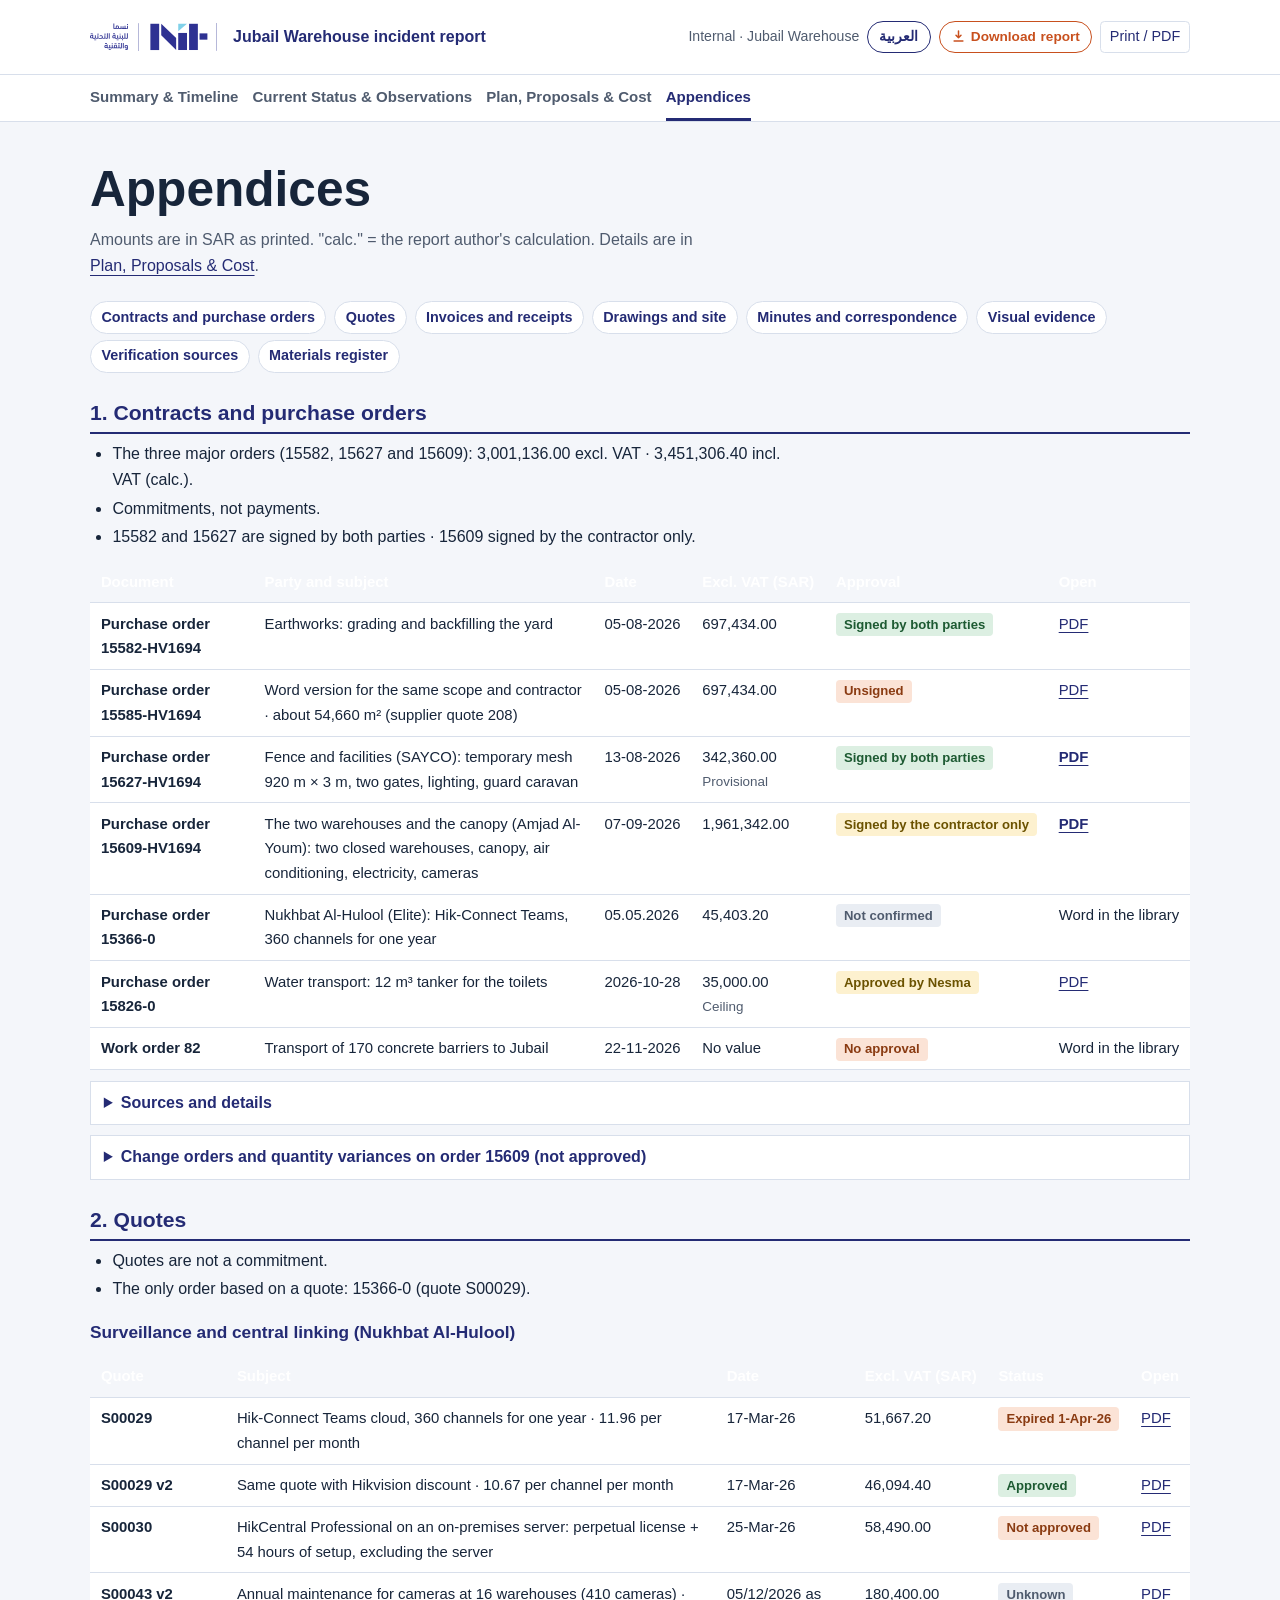
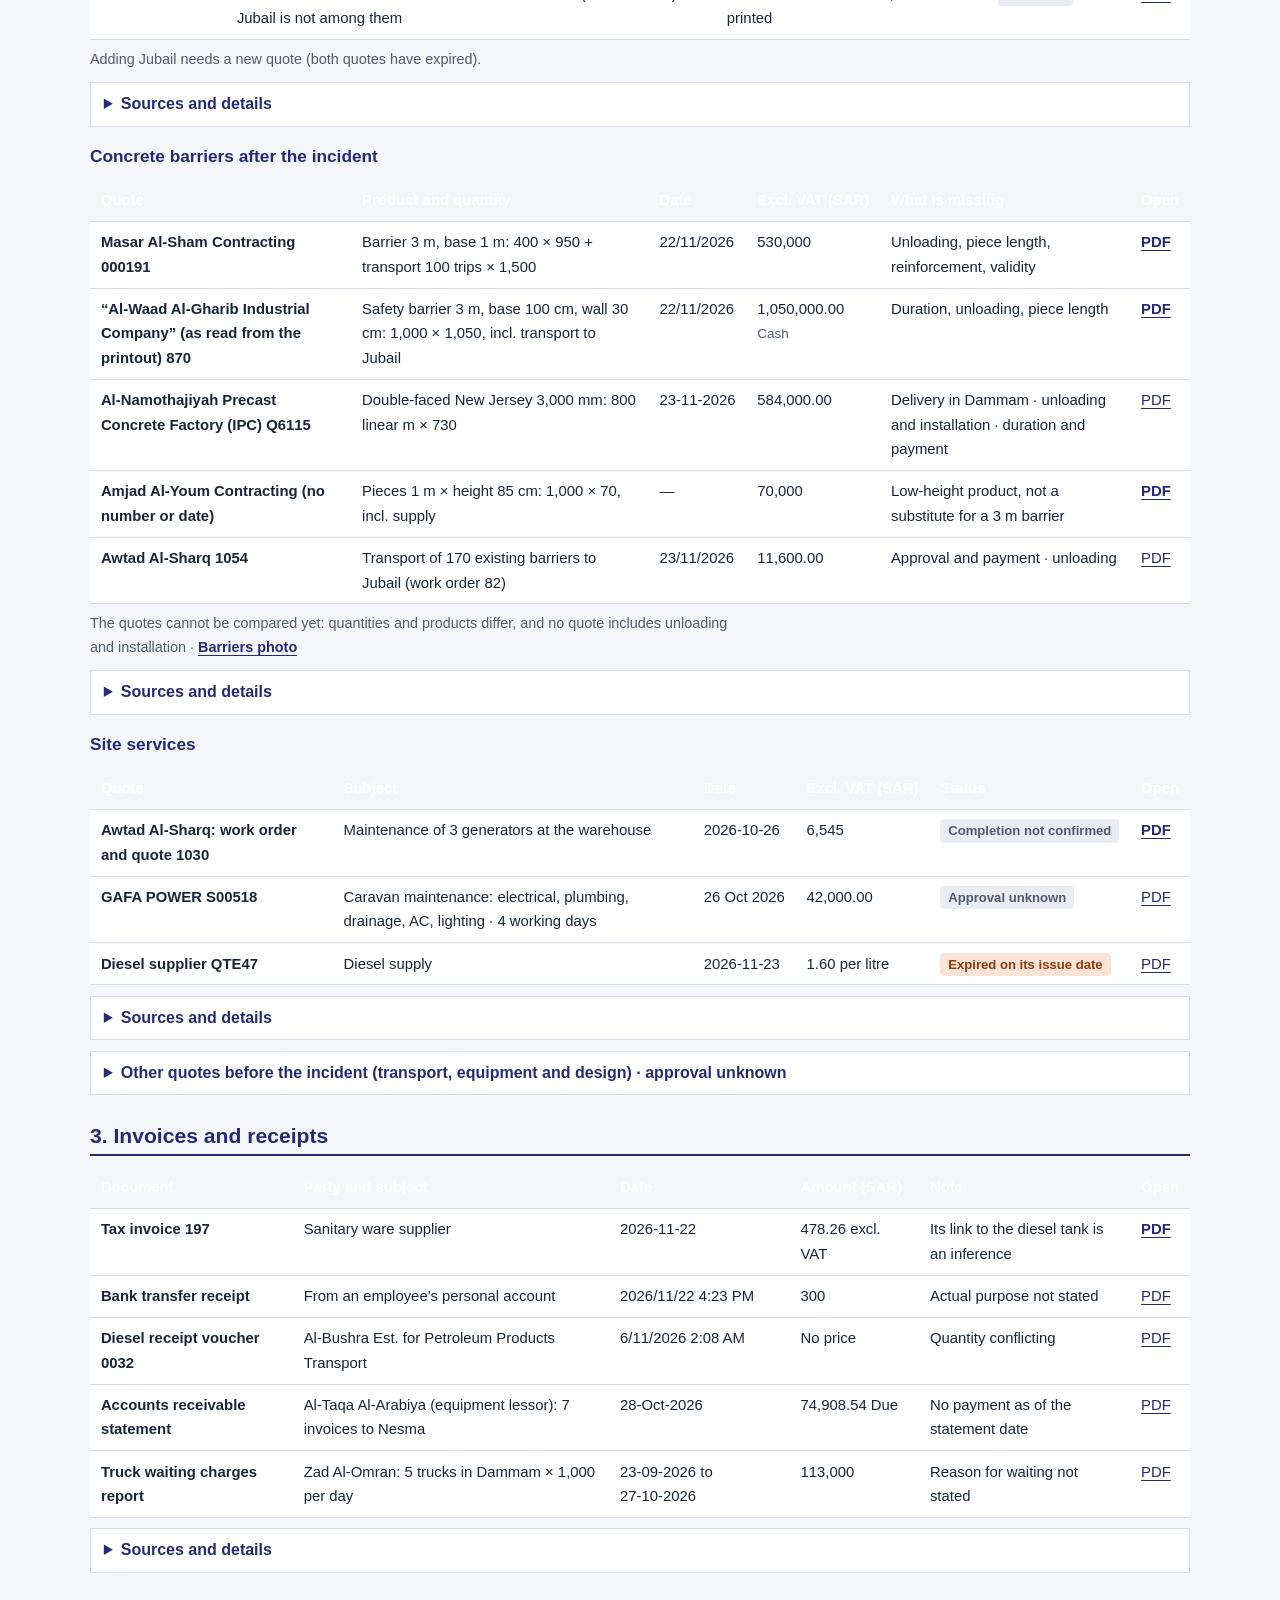
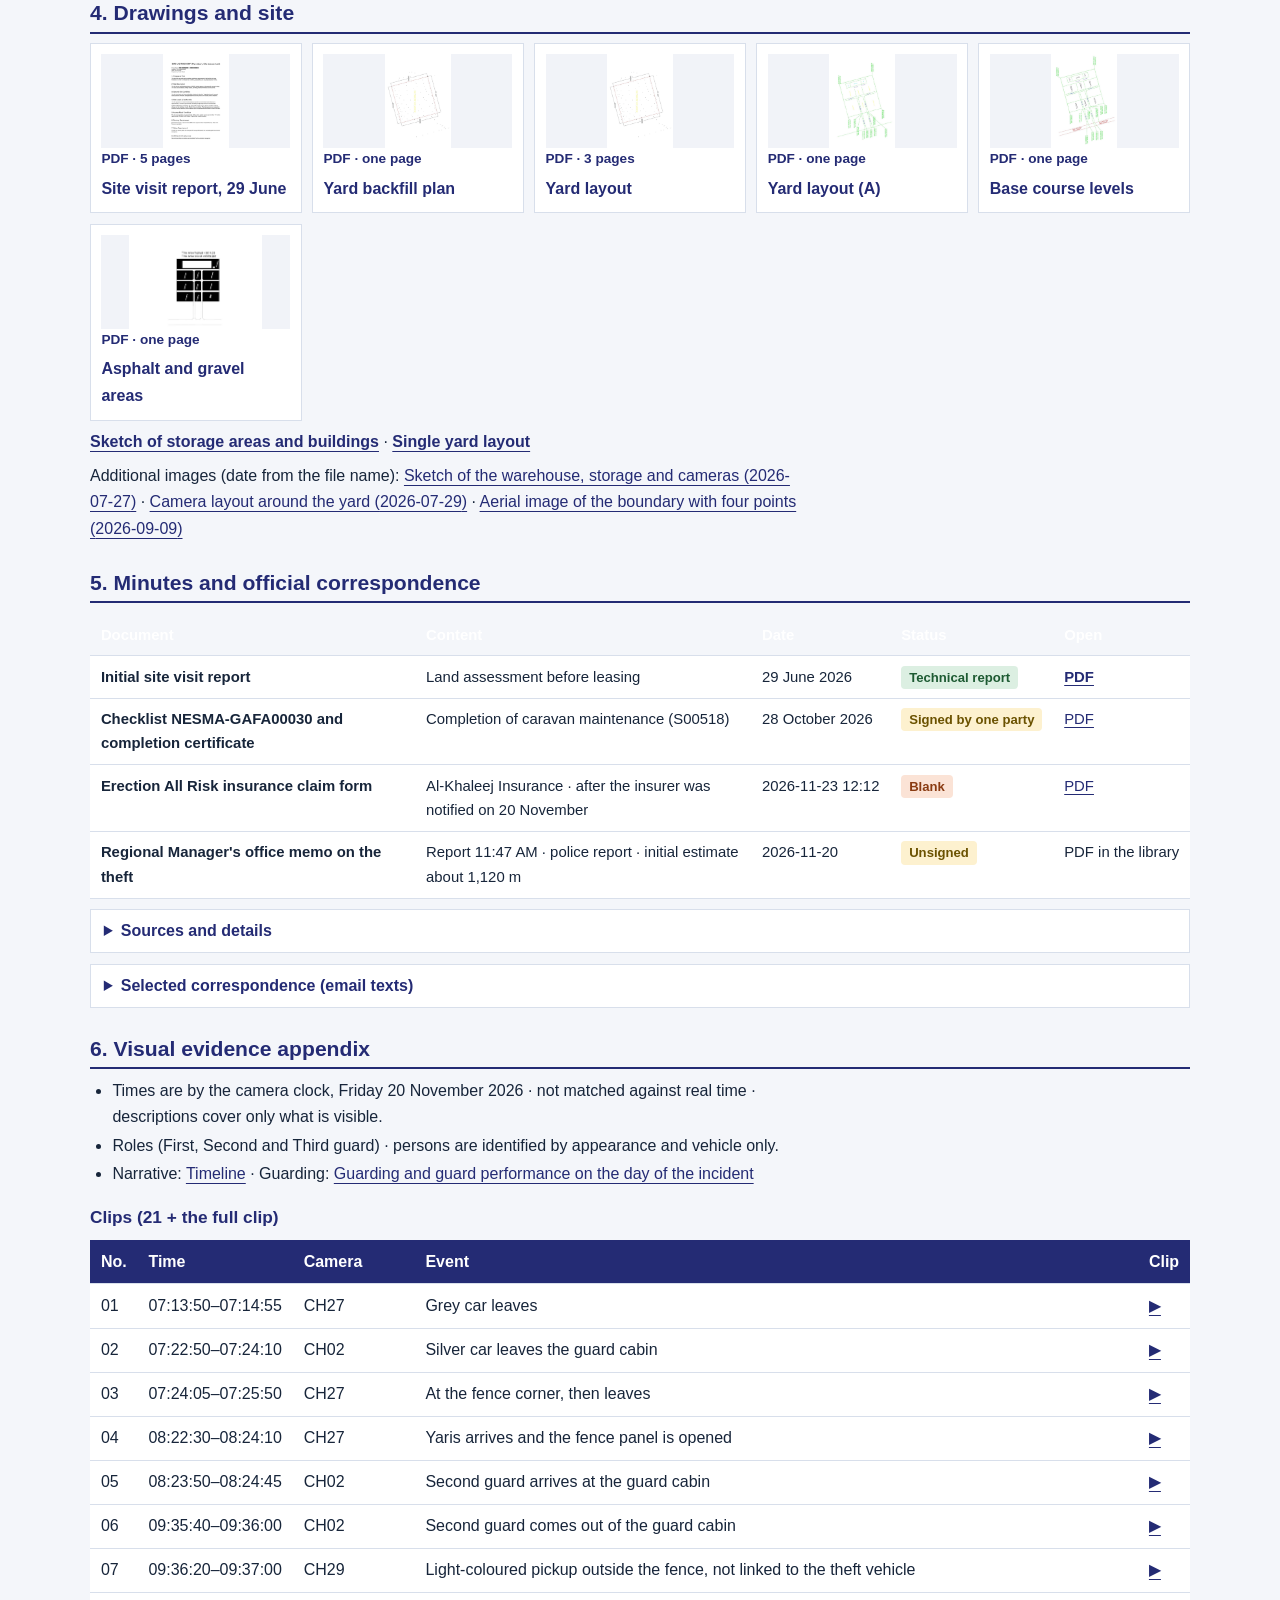
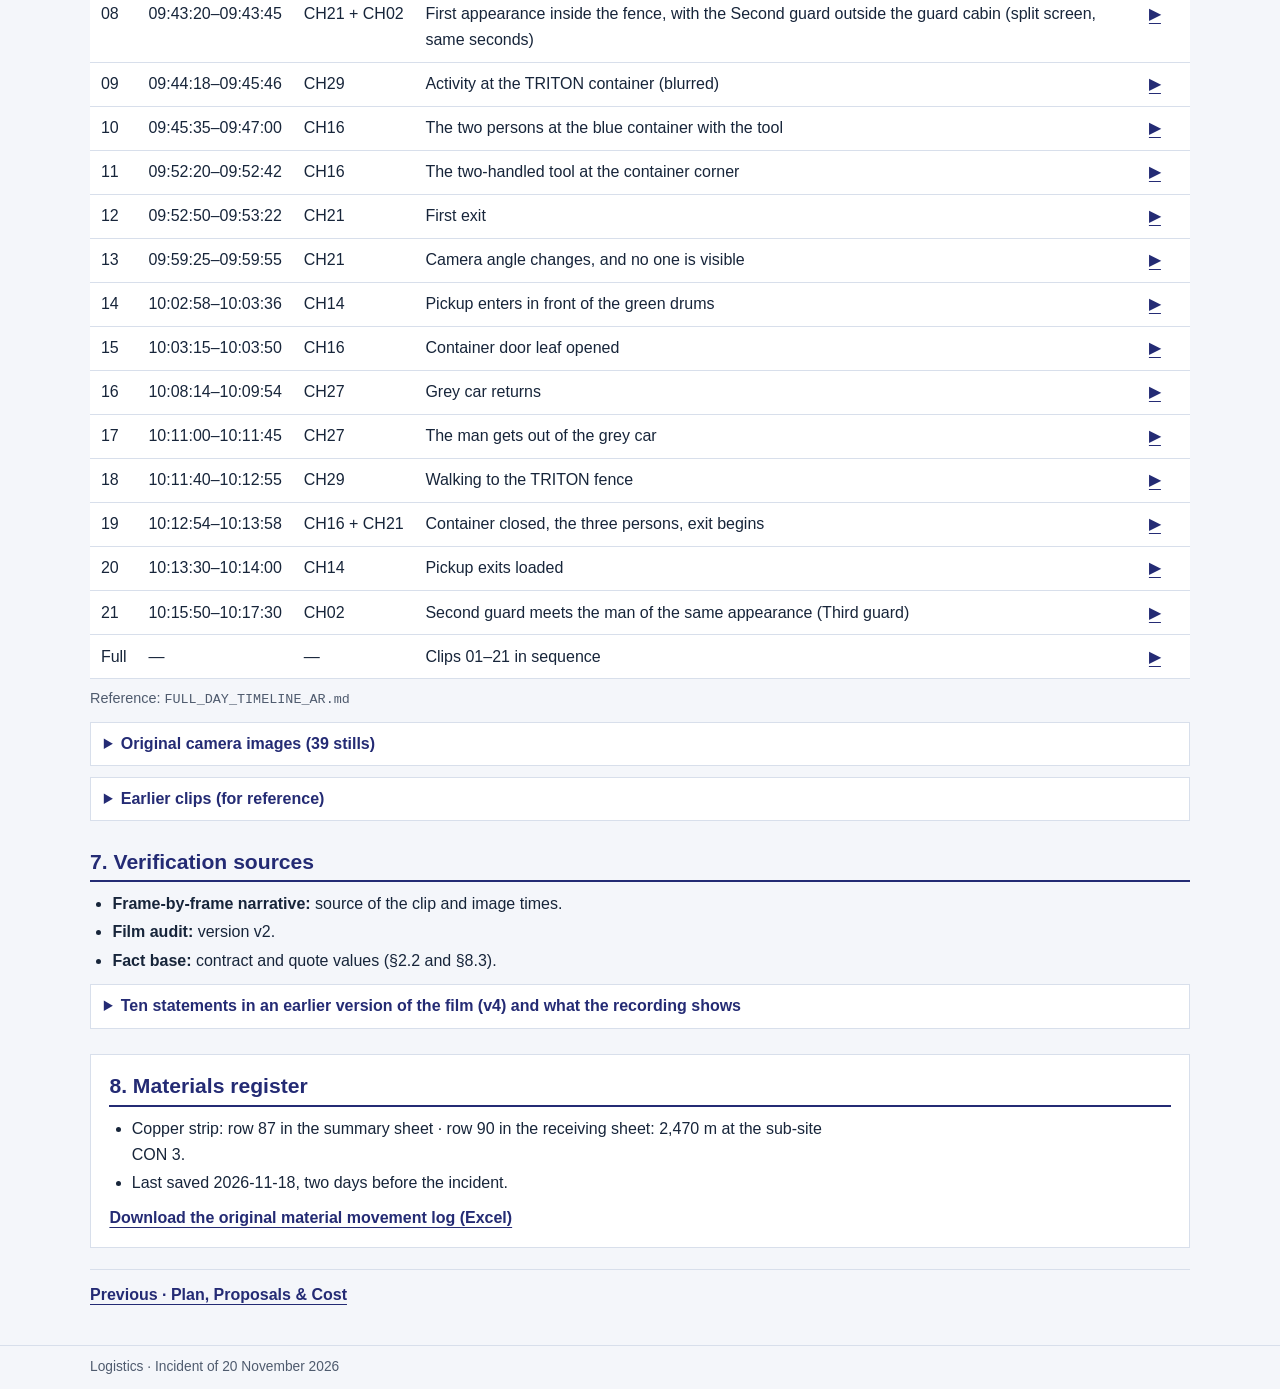
<file: appendices-en.html>
<!doctype html>
<html lang="en" dir="ltr">
<head>
 <meta charset="utf-8">
 <meta name="viewport" content="width=device-width, initial-scale=1">
 <title>Appendices | Jubail Warehouse Incident</title>
 <link rel="stylesheet" href="report.css">
 <link rel="stylesheet" href="attachments.css">
 <script defer src="attachments-data.js"></script>
 <script defer src="attachments-en.js"></script>
 <script defer src="attachments.js"></script>
<style>.apx-index { display:flex; flex-wrap:wrap; gap:.35rem.5rem; margin:.2rem 0 1.2rem; padding:0; list-style:none; }.apx-index a { display:inline-block; padding:.22rem.65rem; background:var(--surface); border:1px solid var(--line); border-radius:999px; font-size:.9rem; font-weight:700; text-decoration:none; }.apx-section { margin-top:1.6rem; }.apx-section > h2 { color:var(--navy); padding-bottom:.25rem; border-bottom:2px solid var(--navy); }.apx-section > p { margin-top:.5rem; max-width:80ch; }.apx-points { margin:.45rem 0.2rem; padding-inline-start:1.2rem; max-width:80ch; }.apx-points li { margin:.12rem 0; }.apx-section h3 { margin-top:1.1rem; color:var(--navy); }.doc-table { font-size:.93rem; }.doc-table th { background:var(--paper); white-space:nowrap; }.doc-table td:first-child { font-weight:700; min-width:8.5rem; }.doc-table td:last-child { white-space:nowrap; }.doc-table td small { display:block; color:var(--muted); font-size:.84rem; line-height:1.5; margin-top:.15rem; }.doc-table bdi { white-space:nowrap; }.st { display:inline-block; padding:.05rem.5rem; border-radius:.25rem; font-size:.82rem; font-weight:700; white-space:nowrap; }.st-ok { background:#dcefe2; color:#1d5a32; }.st-part { background:#fdf1cf; color:#6b5200; }.st-no { background:#fbe3d6; color:#8a3b12; }.st-unk { background:#e9edf3; color:#4f5b6e; }.apx-section details,.evidence-group details { margin-top:.65rem; background:var(--surface); border:1px solid var(--line); }.apx-section summary,.evidence-group summary { cursor:pointer; padding:.5rem.8rem; color:var(--navy); font-weight:700; }.apx-section details >:not(summary),.evidence-group details >:not(summary) { margin-inline:.8rem; margin-bottom:.8rem; }.apx-section code,.evidence-group code { direction:ltr; unicode-bidi:isolate; font-size:.84rem; word-break:break-all; }.evidence-table td:first-child,.evidence-table td:last-child { white-space:nowrap; }.evidence-table td bdi { white-space:nowrap; }.evidence-group h3 { margin-top:1.1rem; color:var(--navy); }
@media (max-width:640px) {.doc-table td:first-child { min-width:6.5rem; } }
@media print {.apx-section details { border:0; }.apx-index { display:none; } }
</style>
 <script defer src="lang.js"></script>
</head>
<body>
<a class="skip" href="#main">Skip to content</a>
<header class="site-header">
 <div class="wrap brand">
  <a href="index-en.html"><img src="assets/logo.svg" alt="Nesma Infrastructure &amp; Technology"><span>Jubail Warehouse incident report</span></a>
  <div class="header-actions"><span class="meta">Internal · Jubail Warehouse</span> <a class="lang-switch" href="appendices.html" lang="ar" hreflang="ar">العربية</a> <details class="export-menu"><summary><span class="ppt-w">Download </span>report</summary><div class="export-pop"><div class="export-row"><b>PowerPoint</b><a href="assets/docs/Jubail-Incident-Report-AR.pptx" download>Arabic</a><a href="assets/docs/Jubail-Incident-Report-EN.pptx" download>English</a></div><div class="export-row"><b>Word</b><a href="assets/docs/Jubail-Incident-Report-AR.docx" download>Arabic</a><a href="assets/docs/Jubail-Incident-Report-EN.docx" download>English</a></div></div></details> <button type="button" class="print-button" data-print>Print / PDF</button></div>
 </div>
 <nav class="navigation" aria-label="Report sections"><ul class="wrap"><li><a href="index-en.html">Summary &amp; Timeline</a></li><li><a href="observations-en.html">Current Status &amp; Observations</a></li><li><a href="plan-en.html">Plan, Proposals &amp; Cost</a></li><li><a href="appendices-en.html" aria-current="page">Appendices</a></li></ul></nav>
</header>
<main class="wrap" id="main" tabindex="-1">
<header class="heading">
 <h1>Appendices</h1>
 <p class="intro">Amounts are in SAR as printed. "calc." = the report author's calculation. Details are in <a href="plan-en.html">Plan, Proposals &amp; Cost</a>.</p>
</header>
<ul class="apx-index" aria-label="Appendices content">
 <li><a href="#contracts">Contracts and purchase orders</a></li>
 <li><a href="#quotes">Quotes</a></li>
 <li><a href="#invoices">Invoices and receipts</a></li>
 <li><a href="#site-attachments-title">Drawings and site</a></li>
 <li><a href="#minutes">Minutes and correspondence</a></li>
 <li><a href="#evidence-title">Visual evidence</a></li>
 <li><a href="#verification-title">Verification sources</a></li>
 <li><a href="#stock-title">Materials register</a></li>
</ul>

<section class="apx-section" aria-labelledby="contracts">
 <h2 id="contracts">1. Contracts and purchase orders</h2>
 <ul class="apx-points">
  <li>The three major orders (<bdi dir="ltr">15582</bdi>, <bdi dir="ltr">15627</bdi> and <bdi dir="ltr">15609</bdi>): <bdi>3,001,136.00</bdi> excl. VAT · <bdi>3,451,306.40</bdi> incl. VAT (calc.).</li>
  <li>Commitments, not payments.</li>
  <li><bdi dir="ltr">15582</bdi> and <bdi dir="ltr">15627</bdi> are signed by both parties · <bdi dir="ltr">15609</bdi> signed by the contractor only.</li>
 </ul>
 <div class="table-area">
 <table class="doc-table">
 <thead><tr><th scope="col">Document</th><th scope="col">Party and subject</th><th scope="col">Date</th><th scope="col">Excl. VAT (SAR)</th><th scope="col">Approval</th><th scope="col">Open</th></tr></thead>
 <tbody>
 <tr>
  <td>Purchase order <bdi dir="ltr">15582-HV1694</bdi></td>
  <td>Earthworks: grading and backfilling the yard</td>
  <td><bdi dir="ltr">05-08-2026</bdi></td>
  <td><bdi>697,434.00</bdi></td>
  <td><span class="st st-ok">Signed by both parties</span></td>
  <td><a href="assets/docs/purchase-order-15582.pdf" target="_blank" rel="noopener">PDF</a></td>
 </tr>
 <tr>
  <td>Purchase order <bdi dir="ltr">15585-HV1694</bdi></td>
  <td>Word version for the same scope and contractor · about <bdi>54,660</bdi> m² (supplier quote <bdi>208</bdi>)</td>
  <td><bdi dir="ltr">05-08-2026</bdi></td>
  <td><bdi>697,434.00</bdi></td>
  <td><span class="st st-no">Unsigned</span></td>
  <td><a href="assets/docs/po-15585-earthworks-unsigned.pdf" target="_blank" rel="noopener">PDF</a></td>
 </tr>
 <tr>
  <td>Purchase order <bdi dir="ltr">15627-HV1694</bdi></td>
  <td>Fence and facilities (SAYCO): temporary mesh <bdi>920</bdi> m × <bdi>3</bdi> m, two gates, lighting, guard caravan</td>
  <td><bdi dir="ltr">13-08-2026</bdi></td>
  <td><bdi>342,360.00</bdi><small>Provisional</small></td>
  <td><span class="st st-ok">Signed by both parties</span></td>
  <td><a class="attachment-trigger" href="assets/purchase-order-15627.pdf" data-attachment="purchase-order-15627">PDF</a></td>
 </tr>
 <tr>
  <td>Purchase order <bdi dir="ltr">15609-HV1694</bdi></td>
  <td>The two warehouses and the canopy (Amjad Al-Youm): two closed warehouses, canopy, air conditioning, electricity, cameras</td>
  <td><bdi dir="ltr">07-09-2026</bdi></td>
  <td><bdi>1,961,342.00</bdi></td>
  <td><span class="st st-part">Signed by the contractor only</span></td>
  <td><a class="attachment-trigger" href="assets/purchase-order-15609.pdf" data-attachment="purchase-order-15609">PDF</a></td>
 </tr>
 <tr>
  <td>Purchase order <bdi dir="ltr">15366-0</bdi></td>
  <td>Nukhbat Al-Hulool (Elite): Hik-Connect Teams, <bdi>360</bdi> channels for one year</td>
  <td><bdi dir="ltr">05.05.2026</bdi></td>
  <td><bdi>45,403.20</bdi></td>
  <td><span class="st st-unk">Not confirmed</span></td>
  <td>Word in the library</td>
 </tr>
 <tr>
  <td>Purchase order <bdi dir="ltr">15826-0</bdi></td>
  <td>Water transport: <bdi>12</bdi> m³ tanker for the toilets</td>
  <td><bdi dir="ltr">2026-10-28</bdi></td>
  <td><bdi>35,000.00</bdi><small>Ceiling</small></td>
  <td><span class="st st-part">Approved by Nesma</span></td>
  <td><a href="assets/docs/po-15826-water.pdf" target="_blank" rel="noopener">PDF</a></td>
 </tr>
 <tr>
  <td>Work order <bdi dir="ltr">82</bdi></td>
  <td>Transport of <bdi>170</bdi> concrete barriers to Jubail</td>
  <td><bdi dir="ltr">22-11-2026</bdi></td>
  <td>No value</td>
  <td><span class="st st-no">No approval</span></td>
  <td>Word in the library</td>
 </tr>
 </tbody>
 </table>
 </div>
 <details>
  <summary>Sources and details</summary>
  <ul class="apx-points">
   <li><bdi dir="ltr">15582</bdi>: incl. VAT <bdi>802,049.10</bdi> · order pp. <bdi>2</bdi> and <bdi>11</bdi> · issued in the system <bdi dir="ltr">31.08.2026</bdi> (email <bdi dir="ltr">2026-09-03 15:18</bdi>).</li>
   <li><bdi dir="ltr">15585</bdi>: incl. VAT <bdi>802,049.10</bdi> · Annex <bdi>1</bdi> · approval and acceptance boxes empty · its relation to <bdi dir="ltr">15582</bdi> is not explained · an email of <bdi dir="ltr">2026-07-30 07:56</bdi> forwarded a file with the same number named “Civil Works for Store yard area… signed”, and there is no signed copy in the library.</li>
   <li><bdi dir="ltr">15627</bdi>: incl. VAT <bdi>393,714.00</bdi> · order pp. <bdi>3</bdi> and <bdi>12</bdi> · provisional price subject to re-measurement · the contractor: no payment up to <bdi>9</bdi> November (email <bdi dir="ltr">2026-11-09 10:33</bdi>).</li>
   <li><bdi dir="ltr">15609</bdi>: incl. VAT <bdi>2,255,543.30</bdi> · order pp. <bdi>3</bdi>, <bdi>11</bdi> and <bdi>12</bdi> · item <bdi>7</bdi>: <bdi>125</bdi> cameras × <bdi>750</bdi> = <bdi>93,750</bdi> excl. VAT, and the quantity is “to be finalized after finishing the old PO” · optional fire-suppression item <bdi>249,270.00</bdi> not activated · Nesma approval box empty · circulated for execution <bdi dir="ltr">2026-09-24</bdi> (procurement email) · not formally issued.</li>
   <li><bdi dir="ltr">15366-0</bdi>: incl. VAT <bdi>52,213.68</bdi> · order text, item “Price” and Annex <bdi>1</bdi> · <bdi>10.51</bdi> per channel per month · <bdi>100%</bdi> advance payment · its reference is “Quotation No. S00029 Dated 17th March” · charged to Overhead – NIT · does not mention Jubail, and was issued before the first written mention of the warehouse (<bdi dir="ltr">2026-06-18</bdi>) (inference: does not cover it) · Word file with no signature · payment and activation not confirmed in the email after <bdi>11</bdi> May · <code>04-أوامر-الشراء-والعمل/01-أوامر-الشراء/2026-05-05_أمر-شراء-15366-0-نخبة-الحلول-ترخيص-Hik-Connect-Teams-360-قناة.doc</code></li>
   <li><bdi dir="ltr">15826-0</bdi>: incl. VAT <bdi>40,250.00</bdi> · order pp. <bdi>1</bdi> and <bdi>4</bdi> · estimated ceiling <bdi>100</bdi> trips × <bdi>350</bdi> · supplier acknowledgement box empty.</li>
   <li>Work order <bdi dir="ltr">82</bdi>: <bdi>4</bdi> flatbeds <bdi>13</bdi> m and a <bdi>5</bdi>-ton forklift · transport is priced in quote <bdi dir="ltr">1054</bdi> · Business Unit Lead approval box empty · the purpose (protecting the fence) is not written · <code>04-أوامر-الشراء-والعمل/02-أوامر-العمل/2026-11-22_أمر-عمل-82-نقل-170-حاجزاً-خرسانياً-إلى-الجبيل.doc</code></li>
  </ul>
 </details>
 <details>
  <summary>Change orders and quantity variances on order <bdi dir="ltr">15609</bdi> (not approved)</summary>
  <ul class="apx-points">
   <li>Additional works claim: <bdi>640,400.00</bdi> excl. VAT, then <bdi>659,200.00</bdi> after revision per the design.</li>
   <li>Difference <bdi>18,800.00</bdi>: reinforced concrete for the ramp.</li>
   <li>No date, signature or approval.</li>
  </ul>
  <div class="table-area">
  <table class="doc-table">
  <thead><tr><th scope="col">Document</th><th scope="col">Total excl. VAT</th><th scope="col">Open</th></tr></thead>
  <tbody>
  <tr><td>Additional works request (hangars and canopy)</td><td><bdi>640,400.00</bdi></td><td><a href="assets/docs/extra-works-request-640400.pdf" target="_blank" rel="noopener">PDF</a></td></tr>
  <tr><td>Quantity variations, first version</td><td><bdi>640,400.00</bdi></td><td><a href="assets/docs/boq-variance-v1-640400.pdf" target="_blank" rel="noopener">PDF</a></td></tr>
  <tr><td>Quantity variations after design revision</td><td><bdi>659,200.00</bdi></td><td><a href="assets/docs/boq-variance-revised-659200.pdf" target="_blank" rel="noopener">PDF</a></td></tr>
  </tbody>
  </table>
  </div>
 </details>
</section>

<section class="apx-section" aria-labelledby="quotes">
 <h2 id="quotes">2. Quotes</h2>
 <ul class="apx-points">
  <li>Quotes are not a commitment.</li>
  <li>The only order based on a quote: <bdi dir="ltr">15366-0</bdi> (quote <bdi dir="ltr">S00029</bdi>).</li>
 </ul>

 <h3 id="quotes-cctv">Surveillance and central linking (Nukhbat Al-Hulool)</h3>
 <div class="table-area">
 <table class="doc-table">
 <thead><tr><th scope="col">Quote</th><th scope="col">Subject</th><th scope="col">Date</th><th scope="col">Excl. VAT (SAR)</th><th scope="col">Status</th><th scope="col">Open</th></tr></thead>
 <tbody>
 <tr>
  <td><bdi dir="ltr">S00029</bdi></td>
  <td>Hik-Connect Teams cloud, <bdi>360</bdi> channels for one year · <bdi>11.96</bdi> per channel per month</td>
  <td><bdi dir="ltr">17-Mar-26</bdi></td>
  <td><bdi>51,667.20</bdi></td>
  <td><span class="st st-no">Expired <bdi dir="ltr">1-Apr-26</bdi></span></td>
  <td><a href="assets/docs/elite-s00029.pdf" target="_blank" rel="noopener">PDF</a></td>
 </tr>
 <tr>
  <td><bdi dir="ltr">S00029 v2</bdi></td>
  <td>Same quote with Hikvision discount · <bdi>10.67</bdi> per channel per month</td>
  <td><bdi dir="ltr">17-Mar-26</bdi></td>
  <td><bdi>46,094.40</bdi></td>
  <td><span class="st st-ok">Approved</span></td>
  <td><a href="assets/elite-quote-s00029-v2.pdf" target="_blank" rel="noopener">PDF</a></td>
 </tr>
 <tr>
  <td><bdi dir="ltr">S00030</bdi></td>
  <td>HikCentral Professional on an on-premises server: perpetual license + <bdi>54</bdi> hours of setup, excluding the server</td>
  <td><bdi dir="ltr">25-Mar-26</bdi></td>
  <td><bdi>58,490.00</bdi></td>
  <td><span class="st st-no">Not approved</span></td>
  <td><a href="assets/elite-quote-s00030.pdf" target="_blank" rel="noopener">PDF</a></td>
 </tr>
 <tr>
  <td><bdi dir="ltr">S00043 v2</bdi></td>
  <td>Annual maintenance for cameras at <bdi>16</bdi> warehouses (<bdi>410</bdi> cameras) · Jubail is not among them</td>
  <td><bdi dir="ltr">05/12/2026</bdi> as printed</td>
  <td><bdi>180,400.00</bdi></td>
  <td><span class="st st-unk">Unknown</span></td>
  <td><a href="assets/docs/elite-s00043-v2-cctv-amc.pdf" target="_blank" rel="noopener">PDF</a></td>
 </tr>
 </tbody>
 </table>
 </div>
 <p class="source spaced">Adding Jubail needs a new quote (both quotes have expired).</p>
 <details>
  <summary>Sources and details</summary>
  <ul class="apx-points">
   <li><bdi dir="ltr">S00029</bdi>: incl. VAT <bdi>59,417.28</bdi> · superseded by v2.</li>
   <li><bdi dir="ltr">S00029 v2</bdi>: incl. VAT <bdi>53,008.56</bdi> · followed by order <bdi dir="ltr">15366-0</bdi> (<bdi>45,403.20</bdi> excl. VAT · <bdi>10.51</bdi> per channel); the order does not state the version number.</li>
   <li><bdi dir="ltr">S00030</bdi>: incl. VAT <bdi>67,263.50</bdi> · expired <bdi dir="ltr">9-Apr-26</bdi>.</li>
   <li><bdi dir="ltr">S00043 v2</bdi>: incl. VAT <bdi>207,460.00</bdi> · file name in the library <bdi dir="ltr">2026-05-20</bdi>.</li>
   <li>Technical references: <a href="assets/hik-connect-teams-datasheet.pdf" target="_blank" rel="noopener">Hik-Connect for Teams datasheet</a> · <a href="assets/hikcentral-pro-datasheet.pdf" target="_blank" rel="noopener">HikCentral Professional datasheet</a> · <a href="assets/hikcentral-server-req.jpg" target="_blank" rel="noopener">HikCentral server requirements</a></li>
  </ul>
 </details>

 <h3 id="quotes-barriers">Concrete barriers after the incident</h3>
 <div class="table-area">
 <table class="doc-table">
 <thead><tr><th scope="col">Quote</th><th scope="col">Product and quantity</th><th scope="col">Date</th><th scope="col">Excl. VAT (SAR)</th><th scope="col">What is missing</th><th scope="col">Open</th></tr></thead>
 <tbody>
 <tr>
  <td>Masar Al-Sham Contracting <bdi dir="ltr">000191</bdi></td>
  <td>Barrier <bdi>3</bdi> m, base <bdi>1</bdi> m: <bdi>400</bdi> × <bdi>950</bdi> + transport <bdi>100</bdi> trips × <bdi>1,500</bdi></td>
  <td><bdi dir="ltr">22/11/2026</bdi></td>
  <td><bdi>530,000</bdi></td>
  <td>Unloading, piece length, reinforcement, validity</td>
  <td><a class="attachment-trigger" href="assets/masar-000191.pdf" data-attachment="masar-000191">PDF</a></td>
 </tr>
 <tr>
  <td>“Al-Waad Al-Gharib Industrial Company” (as read from the printout) <bdi dir="ltr">870</bdi></td>
  <td>Safety barrier <bdi>3</bdi> m, base <bdi>100</bdi> cm, wall <bdi>30</bdi> cm: <bdi>1,000</bdi> × <bdi>1,050</bdi>, incl. transport to Jubail</td>
  <td><bdi dir="ltr">22/11/2026</bdi></td>
  <td><bdi>1,050,000.00</bdi><small>Cash</small></td>
  <td>Duration, unloading, piece length</td>
  <td><a class="attachment-trigger" href="assets/waad-870.pdf" data-attachment="waad-870">PDF</a></td>
 </tr>
 <tr>
  <td>Al-Namothajiyah Precast Concrete Factory (IPC) <bdi dir="ltr">Q6115</bdi></td>
  <td>Double-faced New Jersey <bdi>3,000</bdi> mm: <bdi>800</bdi> linear m × <bdi>730</bdi></td>
  <td><bdi dir="ltr">23-11-2026</bdi></td>
  <td><bdi>584,000.00</bdi></td>
  <td>Delivery in Dammam · unloading and installation · duration and payment</td>
  <td><a href="assets/docs/ipc-q6115-barriers.pdf" target="_blank" rel="noopener">PDF</a></td>
 </tr>
 <tr>
  <td>Amjad Al-Youm Contracting (no number or date)</td>
  <td>Pieces <bdi>1</bdi> m × height <bdi>85</bdi> cm: <bdi>1,000</bdi> × <bdi>70</bdi>, incl. supply</td>
  <td>—</td>
  <td><bdi>70,000</bdi></td>
  <td>Low-height product, not a substitute for a <bdi>3</bdi> m barrier</td>
  <td><a class="attachment-trigger" href="assets/low-barriers-quote.pdf" data-attachment="low-barriers-quote">PDF</a></td>
 </tr>
 <tr>
  <td>Awtad Al-Sharq <bdi dir="ltr">1054</bdi></td>
  <td>Transport of <bdi>170</bdi> existing barriers to Jubail (work order <bdi dir="ltr">82</bdi>)</td>
  <td><bdi dir="ltr">23/11/2026</bdi></td>
  <td><bdi>11,600.00</bdi></td>
  <td>Approval and payment · unloading</td>
  <td><a href="assets/docs/awtad-1054-transport-wo82.pdf" target="_blank" rel="noopener">PDF</a></td>
 </tr>
 </tbody>
 </table>
 </div>
 <p class="source spaced">The quotes cannot be compared yet: quantities and products differ, and no quote includes unloading and installation · <a class="attachment-trigger" href="assets/barriers.jpg" data-attachment="barriers">Barriers photo</a></p>
 <details>
  <summary>Sources and details</summary>
  <ul class="apx-points">
   <li><bdi dir="ltr">000191</bdi>: incl. VAT <bdi>609,500</bdi> · duration <bdi>15</bdi> to <bdi>20</bdi> days.</li>
   <li><bdi dir="ltr">870</bdi>: incl. VAT <bdi>1,207,500.00</bdi> · cash.</li>
   <li><bdi dir="ltr">Q6115</bdi>: incl. VAT <bdi>671,600</bdi> (calc.) · written delivery location Dammam · excluding unloading and installation · duration and payment not specified.</li>
   <li>Amjad Al-Youm: incl. VAT <bdi>80,500</bdi> · <bdi>70%</bdi> in advance.</li>
   <li><bdi dir="ltr">1054</bdi>: incl. VAT <bdi>13,340.00</bdi> · Paid <bdi>0.00</bdi> · approval and payment not confirmed · unloading not priced.</li>
   <li>Quantities: <bdi>400</bdi> pieces, <bdi>1,000</bdi> pieces, <bdi>800</bdi> linear m · Sources: the quotes, fact base §<bdi dir="ltr">8.3</bdi>.</li>
  </ul>
 </details>

 <h3 id="quotes-site">Site services</h3>
 <div class="table-area">
 <table class="doc-table">
 <thead><tr><th scope="col">Quote</th><th scope="col">Subject</th><th scope="col">Date</th><th scope="col">Excl. VAT (SAR)</th><th scope="col">Status</th><th scope="col">Open</th></tr></thead>
 <tbody>
 <tr>
  <td>Awtad Al-Sharq: work order and quote <bdi dir="ltr">1030</bdi></td>
  <td>Maintenance of <bdi>3</bdi> generators at the warehouse</td>
  <td><bdi dir="ltr">2026-10-26</bdi></td>
  <td><bdi>6,545</bdi></td>
  <td><span class="st st-unk">Completion not confirmed</span></td>
  <td><a class="attachment-trigger" href="assets/generator-service-1030.pdf" data-attachment="generator-service-1030">PDF</a></td>
 </tr>
 <tr>
  <td>GAFA POWER <bdi dir="ltr">S00518</bdi></td>
  <td>Caravan maintenance: electrical, plumbing, drainage, AC, lighting · <bdi>4</bdi> working days</td>
  <td><bdi dir="ltr">26 Oct 2026</bdi></td>
  <td><bdi>42,000.00</bdi></td>
  <td><span class="st st-unk">Approval unknown</span></td>
  <td><a href="assets/docs/gafa-s00518-caravan.pdf" target="_blank" rel="noopener">PDF</a></td>
 </tr>
 <tr>
  <td>Diesel supplier <bdi dir="ltr">QTE47</bdi></td>
  <td>Diesel supply</td>
  <td><bdi dir="ltr">2026-11-23</bdi></td>
  <td><bdi>1.60</bdi> per litre</td>
  <td><span class="st st-no">Expired on its issue date</span></td>
  <td><a href="assets/docs/qte47-diesel.pdf" target="_blank" rel="noopener">PDF</a></td>
 </tr>
 </tbody>
 </table>
 </div>
 <details>
  <summary>Sources and details</summary>
  <ul class="apx-points">
   <li><bdi dir="ltr">1030</bdi>: quote date <bdi dir="ltr">27/10/2026</bdi> · incl. VAT <bdi>7,526.75</bdi> · Paid <bdi>0.00</bdi> · source p. <bdi>3</bdi>.</li>
   <li><bdi dir="ltr">S00518</bdi>: incl. VAT <bdi>48,300.00</bdi> · validity <bdi>15</bdi> days · completion certificate signed by one party (<a href="#minutes">Minutes</a>).</li>
   <li><bdi dir="ltr">QTE47</bdi>: incl. VAT <bdi>1.84</bdi> · condition <bdi>4</bdi> says prices include VAT, which does not agree with the table.</li>
  </ul>
 </details>
 <details>
  <summary>Other quotes before the incident (transport, equipment and design) · approval unknown</summary>
  <div class="table-area">
  <table class="doc-table">
  <thead><tr><th scope="col">Quote</th><th scope="col">Subject</th><th scope="col">Date</th><th scope="col">Excl. VAT (SAR)</th><th scope="col">Open</th></tr></thead>
  <tbody>
  <tr><td>Al-Taqa Al-Arabiya <bdi dir="ltr">AEIS-EQTN-26-2570</bdi></td><td>Monthly rental of two generators, <bdi>500</bdi> and <bdi>300</bdi> kVA, with panels and diesel tanks</td><td><bdi dir="ltr">11-Aug-2026</bdi></td><td><bdi>33,100.00</bdi><small>Incl. VAT <bdi>38,065.00</bdi> · validity <bdi>7</bdi> days</small></td><td><a href="assets/docs/aeis-2570-generator-rental.pdf" target="_blank" rel="noopener">PDF</a></td></tr>
  <tr><td>Al-Manara Al-Dhahabiya</td><td>Survey and architectural drawing, and design and approval of the Civil Defense plan</td><td><bdi dir="ltr">20-8-2026</bdi></td><td><bdi>37,000</bdi><small>No evidence of issuance or payment</small></td><td><a href="assets/docs/manara-design-civil-defense.pdf" target="_blank" rel="noopener">PDF</a></td></tr>
  <tr><td>Zad Al-Omran <bdi dir="ltr">260812</bdi></td><td>Flatbed and <bdi>25</bdi>-ton crane (loading): Usfan → south-east Jubail</td><td><bdi dir="ltr">12/08/2026</bdi></td><td><bdi>9,800.00</bdi></td><td><a href="assets/docs/zad-260812.pdf" target="_blank" rel="noopener">PDF</a></td></tr>
  <tr><td>Zad Al-Omran <bdi dir="ltr">100285</bdi></td><td><bdi>10</bdi> trailer trips <bdi>12</bdi> m × <bdi>8,000</bdi>: <bdi>5</bdi> Dammam → “SHIBA LOCATION” and <bdi>5</bdi> “OMAN” → Jubail (as printed)</td><td><bdi dir="ltr">15/9/2026</bdi></td><td><bdi>80,000</bdi></td><td><a href="assets/docs/zad-100285.pdf" target="_blank" rel="noopener">PDF</a></td></tr>
  <tr><td>Zad Al-Omran <bdi dir="ltr">100303</bdi></td><td><bdi>50</bdi>-ton crane with operator and rigger, and a lowbed to move it from Dammam</td><td><bdi dir="ltr">22/9/2026</bdi></td><td><bdi>6,600</bdi></td><td><a href="assets/docs/zad-100303.pdf" target="_blank" rel="noopener">PDF</a></td></tr>
  <tr><td>Zad Al-Omran <bdi dir="ltr">100322</bdi></td><td><bdi>3</bdi> <bdi>12</bdi> m flatbeds and <bdi>50</bdi>-ton crane</td><td><bdi dir="ltr">21/10/2026</bdi></td><td><bdi>24,000</bdi></td><td><a href="assets/docs/zad-100322.pdf" target="_blank" rel="noopener">PDF</a></td></tr>
  <tr><td>Zad Al-Omran <bdi dir="ltr">100323</bdi></td><td><bdi>50</bdi>-ton crane, one trip</td><td><bdi dir="ltr">21/10/2026</bdi></td><td><bdi>3,000</bdi></td><td><a href="assets/docs/zad-100323.pdf" target="_blank" rel="noopener">PDF</a></td></tr>
  </tbody>
  </table>
  </div>
 </details>
</section>

<section class="apx-section" aria-labelledby="invoices">
 <h2 id="invoices">3. Invoices and receipts</h2>
 <div class="table-area">
 <table class="doc-table">
 <thead><tr><th scope="col">Document</th><th scope="col">Party and subject</th><th scope="col">Date</th><th scope="col">Amount (SAR)</th><th scope="col">Note</th><th scope="col">Open</th></tr></thead>
 <tbody>
 <tr>
  <td>Tax invoice <bdi dir="ltr">197</bdi></td>
  <td>Sanitary ware supplier</td>
  <td><bdi dir="ltr">2026-11-22</bdi></td>
  <td><bdi>478.26</bdi> excl. VAT</td>
  <td>Its link to the diesel tank is an inference</td>
  <td><a class="attachment-trigger" href="assets/invoice-197.pdf" data-attachment="invoice-197">PDF</a></td>
 </tr>
 <tr>
  <td>Bank transfer receipt</td>
  <td>From an employee's personal account</td>
  <td><bdi dir="ltr">2026/11/22 4:23 PM</bdi></td>
  <td><bdi>300</bdi></td>
  <td>Actual purpose not stated</td>
  <td><a href="assets/docs/transfer-300-2026-11-22.pdf" target="_blank" rel="noopener">PDF</a></td>
 </tr>
 <tr>
  <td>Diesel receipt voucher <bdi dir="ltr">0032</bdi></td>
  <td>Al-Bushra Est. for Petroleum Products Transport</td>
  <td><bdi dir="ltr">6/11/2026 2:08</bdi> AM</td>
  <td>No price</td>
  <td>Quantity conflicting</td>
  <td><a href="assets/docs/diesel-receipt-0032.pdf" target="_blank" rel="noopener">PDF</a></td>
 </tr>
 <tr>
  <td>Accounts receivable statement</td>
  <td>Al-Taqa Al-Arabiya (equipment lessor): <bdi>7</bdi> invoices to Nesma</td>
  <td><bdi dir="ltr">28-Oct-2026</bdi></td>
  <td><bdi>74,908.54</bdi> Due</td>
  <td>No payment as of the statement date</td>
  <td><a href="assets/docs/arab-energy-statement-2026-10-28.pdf" target="_blank" rel="noopener">PDF</a></td>
 </tr>
 <tr>
  <td>Truck waiting charges report</td>
  <td>Zad Al-Omran: <bdi>5</bdi> trucks in Dammam × <bdi>1,000</bdi> per day</td>
  <td><bdi dir="ltr">23-09-2026</bdi> to <bdi dir="ltr">27-10-2026</bdi></td>
  <td><bdi>113,000</bdi></td>
  <td>Reason for waiting not stated</td>
  <td><a href="assets/docs/zad-waiting-charges.pdf" target="_blank" rel="noopener">PDF</a></td>
 </tr>
 </tbody>
 </table>
 </div>
 <details>
  <summary>Sources and details</summary>
  <ul class="apx-points">
   <li><bdi dir="ltr">197</bdi>: incl. VAT <bdi>550.00</bdi> · cash · mentions neither the tank nor Jubail · its link to the diesel tank outlet repair is an inference from the date.</li>
   <li>Transfer: printed purpose “personal transfers” · the fact base counts it among the small amounts paid outside official channels.</li>
   <li><bdi dir="ltr">0032</bdi>: recipient “Security” · <bdi>1,117</bdi> litres in the email, and “<bdi>٣١١٧</bdi>” (3117) on the voucher.</li>
   <li>Receivables statement: of which <bdi>10,350.00</bdi> overdue.</li>
   <li>Waiting charges: the printed total; currency and VAT not stated · <bdi>3</bdi> trucks for the whole period.</li>
  </ul>
 </details>
</section>

<section class="apx-section attachment-group" aria-labelledby="site-attachments-title">
 <h2 id="site-attachments-title">4. Drawings and site</h2>
 <ul class="attachment-grid">
  <li><a href="assets/site-visit.pdf" data-attachment="site-visit"><img src="assets/site-visit-preview-1.jpg" alt="" loading="lazy"><span class="file-type">PDF · <bdi>5</bdi> pages</span><strong class="attachment-name">Site visit report, <bdi>29</bdi> June</strong></a></li>
  <li><a href="assets/site-fill.pdf" data-attachment="site-fill"><img src="assets/site-fill-preview-1.jpg" alt="" loading="lazy"><span class="file-type">PDF · one page</span><strong class="attachment-name">Yard backfill plan</strong></a></li>
  <li><a href="assets/site-drawings.pdf" data-attachment="site-drawings"><img src="assets/site-drawings-preview-1.jpg" alt="" loading="lazy"><span class="file-type">PDF · <bdi>3</bdi> pages</span><strong class="attachment-name">Yard layout</strong></a></li>
  <li><a href="assets/site-area-a.pdf" data-attachment="site-area-a"><img src="assets/site-area-a-preview-1.jpg" alt="" loading="lazy"><span class="file-type">PDF · one page</span><strong class="attachment-name">Yard layout (A)</strong></a></li>
  <li><a href="assets/site-base.pdf" data-attachment="site-base"><img src="assets/site-base-preview-1.jpg" alt="" loading="lazy"><span class="file-type">PDF · one page</span><strong class="attachment-name">Base course levels</strong></a></li>
  <li><a href="assets/site-surface.pdf" data-attachment="site-surface"><img src="assets/site-surface-preview-1.jpg" alt="" loading="lazy"><span class="file-type">PDF · one page</span><strong class="attachment-name">Asphalt and gravel areas</strong></a></li>
 </ul>
 <p class="spaced"><a class="attachment-trigger" href="assets/site-sketch.jpg" data-attachment="site-sketch">Sketch of storage areas and buildings</a> · <a class="attachment-trigger" href="assets/site-single-layout.pdf" data-attachment="site-single-layout">Single yard layout</a></p>
 <p class="spaced">Additional images (date from the file name): <a href="assets/docs/sketch-2026-07-27-warehouse-cameras.jpg" target="_blank" rel="noopener">Sketch of the warehouse, storage and cameras (<bdi dir="ltr">2026-07-27</bdi>)</a> · <a href="assets/docs/camera-layout-2026-07-29.jpg" target="_blank" rel="noopener">Camera layout around the yard (<bdi dir="ltr">2026-07-29</bdi>)</a> · <a href="assets/docs/aerial-boundary-2026-09-09.jpg" target="_blank" rel="noopener">Aerial image of the boundary with four points (<bdi dir="ltr">2026-09-09</bdi>)</a></p>
</section>

<section class="apx-section" aria-labelledby="minutes">
 <h2 id="minutes">5. Minutes and official correspondence</h2>
 <div class="table-area">
 <table class="doc-table">
 <thead><tr><th scope="col">Document</th><th scope="col">Content</th><th scope="col">Date</th><th scope="col">Status</th><th scope="col">Open</th></tr></thead>
 <tbody>
 <tr>
  <td>Initial site visit report</td>
  <td>Land assessment before leasing</td>
  <td><bdi dir="ltr">29 June 2026</bdi></td>
  <td><span class="st st-ok">Technical report</span></td>
  <td><a class="attachment-trigger" href="assets/site-visit.pdf" data-attachment="site-visit">PDF</a></td>
 </tr>
 <tr>
  <td>Checklist <bdi dir="ltr">NESMA-GAFA00030</bdi> and completion certificate</td>
  <td>Completion of caravan maintenance (<bdi dir="ltr">S00518</bdi>)</td>
  <td><bdi dir="ltr">28 October 2026</bdi></td>
  <td><span class="st st-part">Signed by one party</span></td>
  <td><a href="assets/docs/gafa00030-checklist-completion.pdf" target="_blank" rel="noopener">PDF</a></td>
 </tr>
 <tr>
  <td>Erection All Risk insurance claim form</td>
  <td>Al-Khaleej Insurance · after the insurer was notified on <bdi>20</bdi> November</td>
  <td><bdi dir="ltr">2026-11-23 12:12</bdi></td>
  <td><span class="st st-no">Blank</span></td>
  <td><a href="assets/docs/insurance-claim-form-blank.pdf" target="_blank" rel="noopener">PDF</a></td>
 </tr>
 <tr>
  <td>Regional Manager's office memo on the theft</td>
  <td>Report <bdi dir="ltr">11:47</bdi> AM · police report · initial estimate about <bdi>1,120</bdi> m</td>
  <td><bdi dir="ltr">2026-11-20</bdi></td>
  <td><span class="st st-part">Unsigned</span></td>
  <td>PDF in the library</td>
 </tr>
 </tbody>
 </table>
 </div>
 <details>
  <summary>Sources and details</summary>
  <ul class="apx-points">
   <li>Site visit (report estimates): about <bdi>52,900</bdi> m² · about <bdi>3.5</bdi> m lower than the road · perimeter about <bdi>920</bdi> m · about <bdi>110</bdi> m from the asphalt road · <bdi>5</bdi> pages.</li>
   <li><bdi dir="ltr">NESMA-GAFA00030</bdi>: electrical, plumbing, drainage, AC, lighting · signed by Nesma alone <bdi dir="ltr">02/11/2026</bdi> · contractor field blank.</li>
   <li>Insurance form: two pages and <bdi>15</bdi> items · policy number, deductible and deadline unknown.</li>
   <li>Memo: Jubail Al-Balad Police (د <bdi>1888457</bdi>, ط <bdi>575016</bdi>) · sent <bdi dir="ltr">2026-11-20 19:43</bdi> and forwarded <bdi dir="ltr">2026-11-23 10:33</bdi> · one page with no author name · <code>01-التقارير/02-تقارير-المصدر/2026-11-20_مذكرة-مكتب-المدير-الإقليمي-عن-سرقة-مستودع-الجبيل.pdf</code></li>
  </ul>
 </details>
 <details>
  <summary>Selected correspondence (email texts)</summary>
  <ul class="links">
   <li><a class="attachment-trigger" href="assets/gravel-request-email.txt" data-attachment="gravel-request-email">Final reminder: urgent gravel supply</a> (<bdi dir="ltr">2026-11-11 10:14</bdi>)</li>
   <li><a class="attachment-trigger" href="assets/fence-mail-nov21.txt" data-attachment="fence-mail-nov21">Urgent request: repair of the fence opening</a> (<bdi dir="ltr">2026-11-21 09:30</bdi>)</li>
   <li><a class="attachment-trigger" href="assets/fence-repair-email.txt" data-attachment="fence-repair-email">Completion of the fence opening repair</a> (<bdi dir="ltr">2026-11-21 12:04</bdi>)</li>
   <li><a class="attachment-trigger" href="assets/fence-mail-jul28.txt" data-attachment="fence-mail-jul28">Logistics request for protection items in the purchase order</a> (<bdi dir="ltr">2026-07-28 12:03</bdi>)</li>
   <li><a class="attachment-trigger" href="assets/fence-mail-oct25.txt" data-attachment="fence-mail-oct25">Report of the fence falling: base contrary to specification</a> (<bdi dir="ltr">2026-10-25 13:10</bdi>)</li>
   <li><a class="attachment-trigger" href="assets/fence-mail-nov16.txt" data-attachment="fence-mail-nov16">Fence support and fixing incomplete</a> (<bdi dir="ltr">2026-11-16 11:06</bdi>)</li>
  </ul>
  <p class="source">Full threads: <a href="observations-en.html">Current Status &amp; Observations</a></p>
 </details>
</section>

<section class="apx-section attachment-group evidence-group" aria-labelledby="evidence-title">
 <h2 id="evidence-title">6. Visual evidence appendix</h2>
 <ul class="apx-points">
  <li>Times are by the camera clock, Friday <bdi>20</bdi> November <bdi>2026</bdi> · not matched against real time · descriptions cover only what is visible.</li>
  <li>Roles (First, Second and Third guard) · persons are identified by appearance and vehicle only.</li>
  <li>Narrative: <a href="index-en.html#timeline">Timeline</a> · Guarding: <a href="observations-en.html#guards">Guarding and guard performance on the day of the incident</a></li>
 </ul>
 <h3 id="evidence-clips">Clips (<bdi>21</bdi> + the full clip)</h3>
 <div class="table-area">
 <table class="evidence-table">
 <thead><tr><th scope="col">No.</th><th scope="col">Time</th><th scope="col">Camera</th><th scope="col">Event</th><th scope="col">Clip</th></tr></thead>
 <tbody>
 <tr><td><bdi dir="ltr">01</bdi></td><td><bdi dir="ltr">07:13:50–07:14:55</bdi></td><td><bdi dir="ltr">CH27</bdi></td><td>Grey car leaves</td><td><a href="media/tl-01.mp4" aria-label="tl-01.mp4">▶</a></td></tr>
 <tr><td><bdi dir="ltr">02</bdi></td><td><bdi dir="ltr">07:22:50–07:24:10</bdi></td><td><bdi dir="ltr">CH02</bdi></td><td>Silver car leaves the guard cabin</td><td><a href="media/tl-02.mp4" aria-label="tl-02.mp4">▶</a></td></tr>
 <tr><td><bdi dir="ltr">03</bdi></td><td><bdi dir="ltr">07:24:05–07:25:50</bdi></td><td><bdi dir="ltr">CH27</bdi></td><td>At the fence corner, then leaves</td><td><a href="media/tl-03.mp4" aria-label="tl-03.mp4">▶</a></td></tr>
 <tr><td><bdi dir="ltr">04</bdi></td><td><bdi dir="ltr">08:22:30–08:24:10</bdi></td><td><bdi dir="ltr">CH27</bdi></td><td>Yaris arrives and the fence panel is opened</td><td><a href="media/tl-04.mp4" aria-label="tl-04.mp4">▶</a></td></tr>
 <tr><td><bdi dir="ltr">05</bdi></td><td><bdi dir="ltr">08:23:50–08:24:45</bdi></td><td><bdi dir="ltr">CH02</bdi></td><td>Second guard arrives at the guard cabin</td><td><a href="media/tl-05.mp4" aria-label="tl-05.mp4">▶</a></td></tr>
 <tr><td><bdi dir="ltr">06</bdi></td><td><bdi dir="ltr">09:35:40–09:36:00</bdi></td><td><bdi dir="ltr">CH02</bdi></td><td>Second guard comes out of the guard cabin</td><td><a href="media/tl-06.mp4" aria-label="tl-06.mp4">▶</a></td></tr>
 <tr><td><bdi dir="ltr">07</bdi></td><td><bdi dir="ltr">09:36:20–09:37:00</bdi></td><td><bdi dir="ltr">CH29</bdi></td><td>Light-coloured pickup outside the fence, not linked to the theft vehicle</td><td><a href="media/tl-07.mp4" aria-label="tl-07.mp4">▶</a></td></tr>
 <tr><td><bdi dir="ltr">08</bdi></td><td><bdi dir="ltr">09:43:20–09:43:45</bdi></td><td><bdi dir="ltr">CH21 + CH02</bdi></td><td>First appearance inside the fence, with the Second guard outside the guard cabin (split screen, same seconds)</td><td><a href="media/tl-08.mp4" aria-label="tl-08.mp4">▶</a></td></tr>
 <tr><td><bdi dir="ltr">09</bdi></td><td><bdi dir="ltr">09:44:18–09:45:46</bdi></td><td><bdi dir="ltr">CH29</bdi></td><td>Activity at the TRITON container (blurred)</td><td><a href="media/tl-09.mp4" aria-label="tl-09.mp4">▶</a></td></tr>
 <tr><td><bdi dir="ltr">10</bdi></td><td><bdi dir="ltr">09:45:35–09:47:00</bdi></td><td><bdi dir="ltr">CH16</bdi></td><td>The two persons at the blue container with the tool</td><td><a href="media/tl-10.mp4" aria-label="tl-10.mp4">▶</a></td></tr>
 <tr><td><bdi dir="ltr">11</bdi></td><td><bdi dir="ltr">09:52:20–09:52:42</bdi></td><td><bdi dir="ltr">CH16</bdi></td><td>The two-handled tool at the container corner</td><td><a href="media/tl-11.mp4" aria-label="tl-11.mp4">▶</a></td></tr>
 <tr><td><bdi dir="ltr">12</bdi></td><td><bdi dir="ltr">09:52:50–09:53:22</bdi></td><td><bdi dir="ltr">CH21</bdi></td><td>First exit</td><td><a href="media/tl-12.mp4" aria-label="tl-12.mp4">▶</a></td></tr>
 <tr><td><bdi dir="ltr">13</bdi></td><td><bdi dir="ltr">09:59:25–09:59:55</bdi></td><td><bdi dir="ltr">CH21</bdi></td><td>Camera angle changes, and no one is visible</td><td><a href="media/tl-13.mp4" aria-label="tl-13.mp4">▶</a></td></tr>
 <tr><td><bdi dir="ltr">14</bdi></td><td><bdi dir="ltr">10:02:58–10:03:36</bdi></td><td><bdi dir="ltr">CH14</bdi></td><td>Pickup enters in front of the green drums</td><td><a href="media/tl-14.mp4" aria-label="tl-14.mp4">▶</a></td></tr>
 <tr><td><bdi dir="ltr">15</bdi></td><td><bdi dir="ltr">10:03:15–10:03:50</bdi></td><td><bdi dir="ltr">CH16</bdi></td><td>Container door leaf opened</td><td><a href="media/tl-15.mp4" aria-label="tl-15.mp4">▶</a></td></tr>
 <tr><td><bdi dir="ltr">16</bdi></td><td><bdi dir="ltr">10:08:14–10:09:54</bdi></td><td><bdi dir="ltr">CH27</bdi></td><td>Grey car returns</td><td><a href="media/tl-16.mp4" aria-label="tl-16.mp4">▶</a></td></tr>
 <tr><td><bdi dir="ltr">17</bdi></td><td><bdi dir="ltr">10:11:00–10:11:45</bdi></td><td><bdi dir="ltr">CH27</bdi></td><td>The man gets out of the grey car</td><td><a href="media/tl-17.mp4" aria-label="tl-17.mp4">▶</a></td></tr>
 <tr><td><bdi dir="ltr">18</bdi></td><td><bdi dir="ltr">10:11:40–10:12:55</bdi></td><td><bdi dir="ltr">CH29</bdi></td><td>Walking to the TRITON fence</td><td><a href="media/tl-18.mp4" aria-label="tl-18.mp4">▶</a></td></tr>
 <tr><td><bdi dir="ltr">19</bdi></td><td><bdi dir="ltr">10:12:54–10:13:58</bdi></td><td><bdi dir="ltr">CH16 + CH21</bdi></td><td>Container closed, the three persons, exit begins</td><td><a href="media/tl-19.mp4" aria-label="tl-19.mp4">▶</a></td></tr>
 <tr><td><bdi dir="ltr">20</bdi></td><td><bdi dir="ltr">10:13:30–10:14:00</bdi></td><td><bdi dir="ltr">CH14</bdi></td><td>Pickup exits loaded</td><td><a href="media/tl-20.mp4" aria-label="tl-20.mp4">▶</a></td></tr>
 <tr><td><bdi dir="ltr">21</bdi></td><td><bdi dir="ltr">10:15:50–10:17:30</bdi></td><td><bdi dir="ltr">CH02</bdi></td><td>Second guard meets the man of the same appearance (Third guard)</td><td><a href="media/tl-21.mp4" aria-label="tl-21.mp4">▶</a></td></tr>
 <tr><td>Full</td><td>—</td><td>—</td><td>Clips <bdi>01</bdi>–<bdi>21</bdi> in sequence</td><td><a href="media/tl-full.mp4" aria-label="tl-full.mp4">▶</a></td></tr>
 </tbody>
 </table>
 </div>
 <p class="source spaced">Reference: <code>FULL_DAY_TIMELINE_AR.md</code></p>
 <details>
  <summary id="evidence-stills">Original camera images (<bdi>39</bdi> stills)</summary>
  <div class="table-area">
  <table class="evidence-table">
  <thead><tr><th scope="col">File</th><th scope="col">Time · Camera</th></tr></thead>
  <tbody>
 <tr><td><a href="assets/tl/F1112.jpg" target="_blank" rel="noopener"><bdi dir="ltr">F1112</bdi></a></td><td><bdi dir="ltr">04:38:43</bdi> · <bdi dir="ltr">CH27</bdi></td></tr>
 <tr><td><a href="assets/tl/F1126.jpg" target="_blank" rel="noopener"><bdi dir="ltr">F1126</bdi></a></td><td><bdi dir="ltr">06:14:54</bdi> · <bdi dir="ltr">CH27</bdi></td></tr>
 <tr><td><a href="assets/tl/F0860.jpg" target="_blank" rel="noopener"><bdi dir="ltr">F0860</bdi></a></td><td><bdi dir="ltr">07:06:01</bdi> · <bdi dir="ltr">CH04</bdi></td></tr>
 <tr><td><a href="assets/tl/F1201.jpg" target="_blank" rel="noopener"><bdi dir="ltr">F1201</bdi></a></td><td><bdi dir="ltr">07:14:09</bdi> · <bdi dir="ltr">CH27</bdi></td></tr>
 <tr><td><a href="assets/tl/F1231.jpg" target="_blank" rel="noopener"><bdi dir="ltr">F1231</bdi></a></td><td><bdi dir="ltr">07:24:35</bdi> · <bdi dir="ltr">CH27</bdi></td></tr>
 <tr><td><a href="assets/tl/F0840.jpg" target="_blank" rel="noopener"><bdi dir="ltr">F0840</bdi></a></td><td><bdi dir="ltr">07:24:56</bdi> · <bdi dir="ltr">CH03</bdi></td></tr>
 <tr><td><a href="assets/tl/F1236.jpg" target="_blank" rel="noopener"><bdi dir="ltr">F1236</bdi></a></td><td><bdi dir="ltr">07:25:16</bdi> · <bdi dir="ltr">CH27</bdi></td></tr>
 <tr><td><a href="assets/tl/F1238.jpg" target="_blank" rel="noopener"><bdi dir="ltr">F1238</bdi></a></td><td><bdi dir="ltr">07:57:02</bdi> · <bdi dir="ltr">CH27</bdi> · location empty</td></tr>
 <tr><td><a href="assets/tl/F1270.jpg" target="_blank" rel="noopener"><bdi dir="ltr">F1270</bdi></a></td><td><bdi dir="ltr">08:23:24</bdi> · <bdi dir="ltr">CH27</bdi></td></tr>
 <tr><td><a href="assets/tl/F0505.jpg" target="_blank" rel="noopener"><bdi dir="ltr">F0505</bdi></a></td><td><bdi dir="ltr">08:24:28</bdi> · <bdi dir="ltr">CH02</bdi></td></tr>
 <tr><td><a href="assets/tl/F1658.jpg" target="_blank" rel="noopener"><bdi dir="ltr">F1658</bdi></a></td><td><bdi dir="ltr">09:35:49</bdi> · <bdi dir="ltr">CH02</bdi></td></tr>
 <tr><td><a href="assets/tl/F2312.jpg" target="_blank" rel="noopener"><bdi dir="ltr">F2312</bdi></a></td><td><bdi dir="ltr">09:36:38</bdi> · <bdi dir="ltr">CH29</bdi></td></tr>
 <tr><td><a href="assets/tl/F2087.jpg" target="_blank" rel="noopener"><bdi dir="ltr">F2087</bdi></a></td><td><bdi dir="ltr">09:43:29</bdi> · <bdi dir="ltr">CH21</bdi></td></tr>
 <tr><td><a href="assets/tl/F1675.jpg" target="_blank" rel="noopener"><bdi dir="ltr">F1675</bdi></a></td><td><bdi dir="ltr">09:43:37</bdi> · <bdi dir="ltr">CH02</bdi></td></tr>
 <tr><td><a href="assets/tl/F1534_094440.jpg" target="_blank" rel="noopener"><bdi dir="ltr">F1534_094440</bdi></a></td><td>about <bdi dir="ltr">09:44:40</bdi> · <bdi dir="ltr">CH29</bdi></td></tr>
 <tr><td><a href="assets/tl/F1954.jpg" target="_blank" rel="noopener"><bdi dir="ltr">F1954</bdi></a></td><td><bdi dir="ltr">09:45:45</bdi> · <bdi dir="ltr">CH16</bdi></td></tr>
 <tr><td><a href="assets/tl/F1978.jpg" target="_blank" rel="noopener"><bdi dir="ltr">F1978</bdi></a></td><td><bdi dir="ltr">09:46:39</bdi> · <bdi dir="ltr">CH16</bdi></td></tr>
 <tr><td><a href="assets/tl/F2007.jpg" target="_blank" rel="noopener"><bdi dir="ltr">F2007</bdi></a></td><td><bdi dir="ltr">09:52:26</bdi> · <bdi dir="ltr">CH16</bdi></td></tr>
 <tr><td><a href="assets/tl/F2011.jpg" target="_blank" rel="noopener"><bdi dir="ltr">F2011</bdi></a></td><td><bdi dir="ltr">09:52:30</bdi> · <bdi dir="ltr">CH16</bdi></td></tr>
 <tr><td><a href="assets/tl/F2123.jpg" target="_blank" rel="noopener"><bdi dir="ltr">F2123</bdi></a></td><td><bdi dir="ltr">09:53:15</bdi> · <bdi dir="ltr">CH21</bdi></td></tr>
 <tr><td><a href="assets/tl/F2126.jpg" target="_blank" rel="noopener"><bdi dir="ltr">F2126</bdi></a></td><td><bdi dir="ltr">09:59:25</bdi> · <bdi dir="ltr">CH21</bdi> · before the angle change</td></tr>
 <tr><td><a href="assets/tl/F1521__00045.jpg" target="_blank" rel="noopener"><bdi dir="ltr">F1521__00045</bdi></a></td><td>After the CH21 angle change · no time</td></tr>
 <tr><td><a href="assets/tl/F2129.jpg" target="_blank" rel="noopener"><bdi dir="ltr">F2129</bdi></a></td><td><bdi dir="ltr">10:03:08</bdi> · <bdi dir="ltr">CH21</bdi></td></tr>
 <tr><td><a href="assets/tl/F1908.jpg" target="_blank" rel="noopener"><bdi dir="ltr">F1908</bdi></a></td><td><bdi dir="ltr">10:03:11</bdi> · <bdi dir="ltr">CH10</bdi></td></tr>
 <tr><td><a href="assets/tl/F1922.jpg" target="_blank" rel="noopener"><bdi dir="ltr">F1922</bdi></a></td><td><bdi dir="ltr">10:03:13</bdi> · <bdi dir="ltr">CH14</bdi></td></tr>
 <tr><td><a href="assets/tl/F2140.jpg" target="_blank" rel="noopener"><bdi dir="ltr">F2140</bdi></a></td><td><bdi dir="ltr">10:03:36</bdi> · <bdi dir="ltr">CH21</bdi></td></tr>
 <tr><td><a href="assets/tl/F2251.jpg" target="_blank" rel="noopener"><bdi dir="ltr">F2251</bdi></a></td><td><bdi dir="ltr">10:09:29</bdi> · <bdi dir="ltr">CH27</bdi></td></tr>
 <tr><td><a href="assets/tl/F1694.jpg" target="_blank" rel="noopener"><bdi dir="ltr">F1694</bdi></a></td><td><bdi dir="ltr">10:09:35</bdi> · <bdi dir="ltr">CH02</bdi></td></tr>
 <tr><td><a href="assets/tl/F2295.jpg" target="_blank" rel="noopener"><bdi dir="ltr">F2295</bdi></a></td><td><bdi dir="ltr">10:11:24</bdi> · <bdi dir="ltr">CH27</bdi></td></tr>
 <tr><td><a href="assets/tl/F2318.jpg" target="_blank" rel="noopener"><bdi dir="ltr">F2318</bdi></a></td><td><bdi dir="ltr">10:11:44</bdi> · <bdi dir="ltr">CH29</bdi></td></tr>
 <tr><td><a href="assets/tl/F2019.jpg" target="_blank" rel="noopener"><bdi dir="ltr">F2019</bdi></a></td><td><bdi dir="ltr">10:13:00</bdi> · <bdi dir="ltr">CH16</bdi></td></tr>
 <tr><td><a href="assets/tl/F2162.jpg" target="_blank" rel="noopener"><bdi dir="ltr">F2162</bdi></a></td><td><bdi dir="ltr">10:13:14</bdi> · <bdi dir="ltr">CH21</bdi></td></tr>
 <tr><td><a href="assets/tl/F2052.jpg" target="_blank" rel="noopener"><bdi dir="ltr">F2052</bdi></a></td><td><bdi dir="ltr">10:13:39</bdi> · <bdi dir="ltr">CH16</bdi></td></tr>
 <tr><td><a href="assets/tl/F1932.jpg" target="_blank" rel="noopener"><bdi dir="ltr">F1932</bdi></a></td><td><bdi dir="ltr">10:13:49</bdi> · <bdi dir="ltr">CH14</bdi></td></tr>
 <tr><td><a href="assets/tl/F1909.jpg" target="_blank" rel="noopener"><bdi dir="ltr">F1909</bdi></a></td><td><bdi dir="ltr">10:13:50</bdi> · <bdi dir="ltr">CH10</bdi></td></tr>
 <tr><td><a href="assets/tl/F2200.jpg" target="_blank" rel="noopener"><bdi dir="ltr">F2200</bdi></a></td><td><bdi dir="ltr">10:14:45</bdi> · <bdi dir="ltr">CH21</bdi></td></tr>
 <tr><td><a href="assets/tl/F1808.jpg" target="_blank" rel="noopener"><bdi dir="ltr">F1808</bdi></a></td><td><bdi dir="ltr">10:16:09</bdi> · <bdi dir="ltr">CH02</bdi></td></tr>
 <tr><td><a href="assets/tl/F1623.jpg" target="_blank" rel="noopener"><bdi dir="ltr">F1623</bdi></a></td><td><bdi dir="ltr">10:16:28</bdi> · <bdi dir="ltr">CH01</bdi></td></tr>
 <tr><td><a href="assets/tl/phone-clip01-triton.jpg" target="_blank" rel="noopener"><bdi dir="ltr">phone-clip01-triton</bdi></a></td><td>Mobile phone recording of the screen · no timestamp</td></tr>
  </tbody>
  </table>
  </div>
  <p class="source">Original (time-stamped frames, original file names, split by hour): <code>kept in the case archive</code> · <bdi>phone-clip01-triton</bdi> is not relied on for timing.</p>
 </details>
 <details>
  <summary id="evidence-earlier">Earlier clips (for reference)</summary>
  <p><bdi dir="ltr">cctv-01</bdi>–<bdi dir="ltr">cctv-09</bdi>; the clips table above is the one relied on: <a href="media/cctv-01.mp4">cctv-01</a> · <a href="media/cctv-02.mp4">cctv-02</a> · <a href="media/cctv-03.mp4">cctv-03</a> · <a href="media/cctv-04.mp4">cctv-04</a> · <a href="media/cctv-05.mp4">cctv-05</a> · <a href="media/cctv-06.mp4">cctv-06</a> · <a href="media/cctv-07.mp4">cctv-07</a> · <a href="media/cctv-08.mp4">cctv-08</a> · <a href="media/cctv-09.mp4">cctv-09</a></p>
 </details>
</section>

<section class="apx-section attachment-group evidence-group" aria-labelledby="verification-title">
 <h2 id="verification-title">7. Verification sources</h2>
 <ul class="apx-points">
  <li><strong>Frame-by-frame narrative:</strong> source of the clip and image times.</li>
  <li><strong>Film audit:</strong> version v2.</li>
  <li><strong>Fact base:</strong> contract and quote values (§<bdi dir="ltr">2.2</bdi> and §<bdi dir="ltr">8.3</bdi>).</li>
 </ul>
 <details>
  <summary>Ten statements in an earlier version of the film (v4) and what the recording shows</summary>
  <div class="table-area">
  <table>
  <thead><tr><th scope="col">#</th><th scope="col">In the film</th><th scope="col">What the recording shows</th></tr></thead>
  <tbody>
  <tr><td><bdi dir="ltr">1</bdi></td><td>“Return of the second security man <bdi dir="ltr">09:43:12</bdi>, <bdi>14</bdi> seconds before the first entry”</td><td>The Second guard is outside the guard cabin at the moment the two persons appear, and entered it at about <bdi dir="ltr">09:43:37</bdi>.</td></tr>
  <tr><td><bdi dir="ltr">2</bdi></td><td>“The door had been left open” (<bdi dir="ltr">08:22:34</bdi>)</td><td>The man apparently opened a panel in the fence at <bdi dir="ltr">08:23:27</bdi>, then crossed.</td></tr>
  <tr><td><bdi dir="ltr">3</bdi></td><td>“Last appearance of the first, opening the gate and leaving it open” (<bdi dir="ltr">07:25:21</bdi>)</td><td>No gate opened or left open.</td></tr>
  <tr><td><bdi dir="ltr">4</bdi></td><td>“The second entry, empty”</td><td>The cargo bed is almost empty on entry.</td></tr>
  <tr><td><bdi dir="ltr">5</bdi></td><td>“The camera hit and raised by the thieves”</td><td>The angle changed toward the sky <bdi dir="ltr">09:59:36–09:59:46</bdi>, and no one is visible.</td></tr>
  <tr><td><bdi dir="ltr">6</bdi></td><td>“Time of the break <bdi dir="ltr">09:41–09:43</bdi>, breaking of the TRITON container lock”</td><td>Not confirmed: its source is a mobile phone recording of the screen with no timestamp.</td></tr>
  <tr><td><bdi dir="ltr">7</bdi></td><td>“First confirmed entry of the thieves <bdi dir="ltr">09:43:26</bdi>”</td><td>First appearance inside the fence <bdi dir="ltr">09:43:24</bdi> · the place and moment of entry are not visible.</td></tr>
  <tr><td><bdi dir="ltr">8</bdi></td><td>“The white Jeep… from the corner until the first entry”</td><td>The light-coloured pickup outside the fence is not linked to the theft, and its relationship is unresolved.</td></tr>
  <tr><td><bdi dir="ltr">9</bdi></td><td>“He was away from his post and asleep in his car” and “outside his shift”</td><td>No frame shows sleeping · the statement is from the Logistics Manager's account.</td></tr>
  <tr><td><bdi dir="ltr">10</bdi></td><td>“Heading toward the opening in the fence” (<bdi dir="ltr">10:11–10:12</bdi>)</td><td>Heading toward the fence near the TRITON container · the opening is not visible.</td></tr>
  </tbody>
  </table>
  </div>
 </details>
</section>

<section class="apx-section attachment-group box" aria-labelledby="stock-title">
 <h2 id="stock-title">8. Materials register</h2>
 <ul class="apx-points">
  <li>Copper strip: row <bdi>87</bdi> in the summary sheet · row <bdi>90</bdi> in the receiving sheet: <bdi>2,470</bdi> m at the sub-site <bdi dir="ltr">CON 3</bdi>.</li>
  <li>Last saved <bdi dir="ltr">2026-11-18</bdi>, two days before the incident.</li>
 </ul>
 <p><a class="attachment-trigger" href="assets/stock-record.xlsx" download="Jubail M-W-Material Movement updated.xlsx">Download the original material movement log (Excel)</a></p>
</section>
<nav class="page-links" aria-label="Section navigation"><a href="plan-en.html">Previous · Plan, Proposals &amp; Cost</a><span></span></nav>
</main>
<footer class="site-footer"><div class="wrap">Logistics · Incident of 20 November 2026</div></footer>
</body>
</html>
</file>
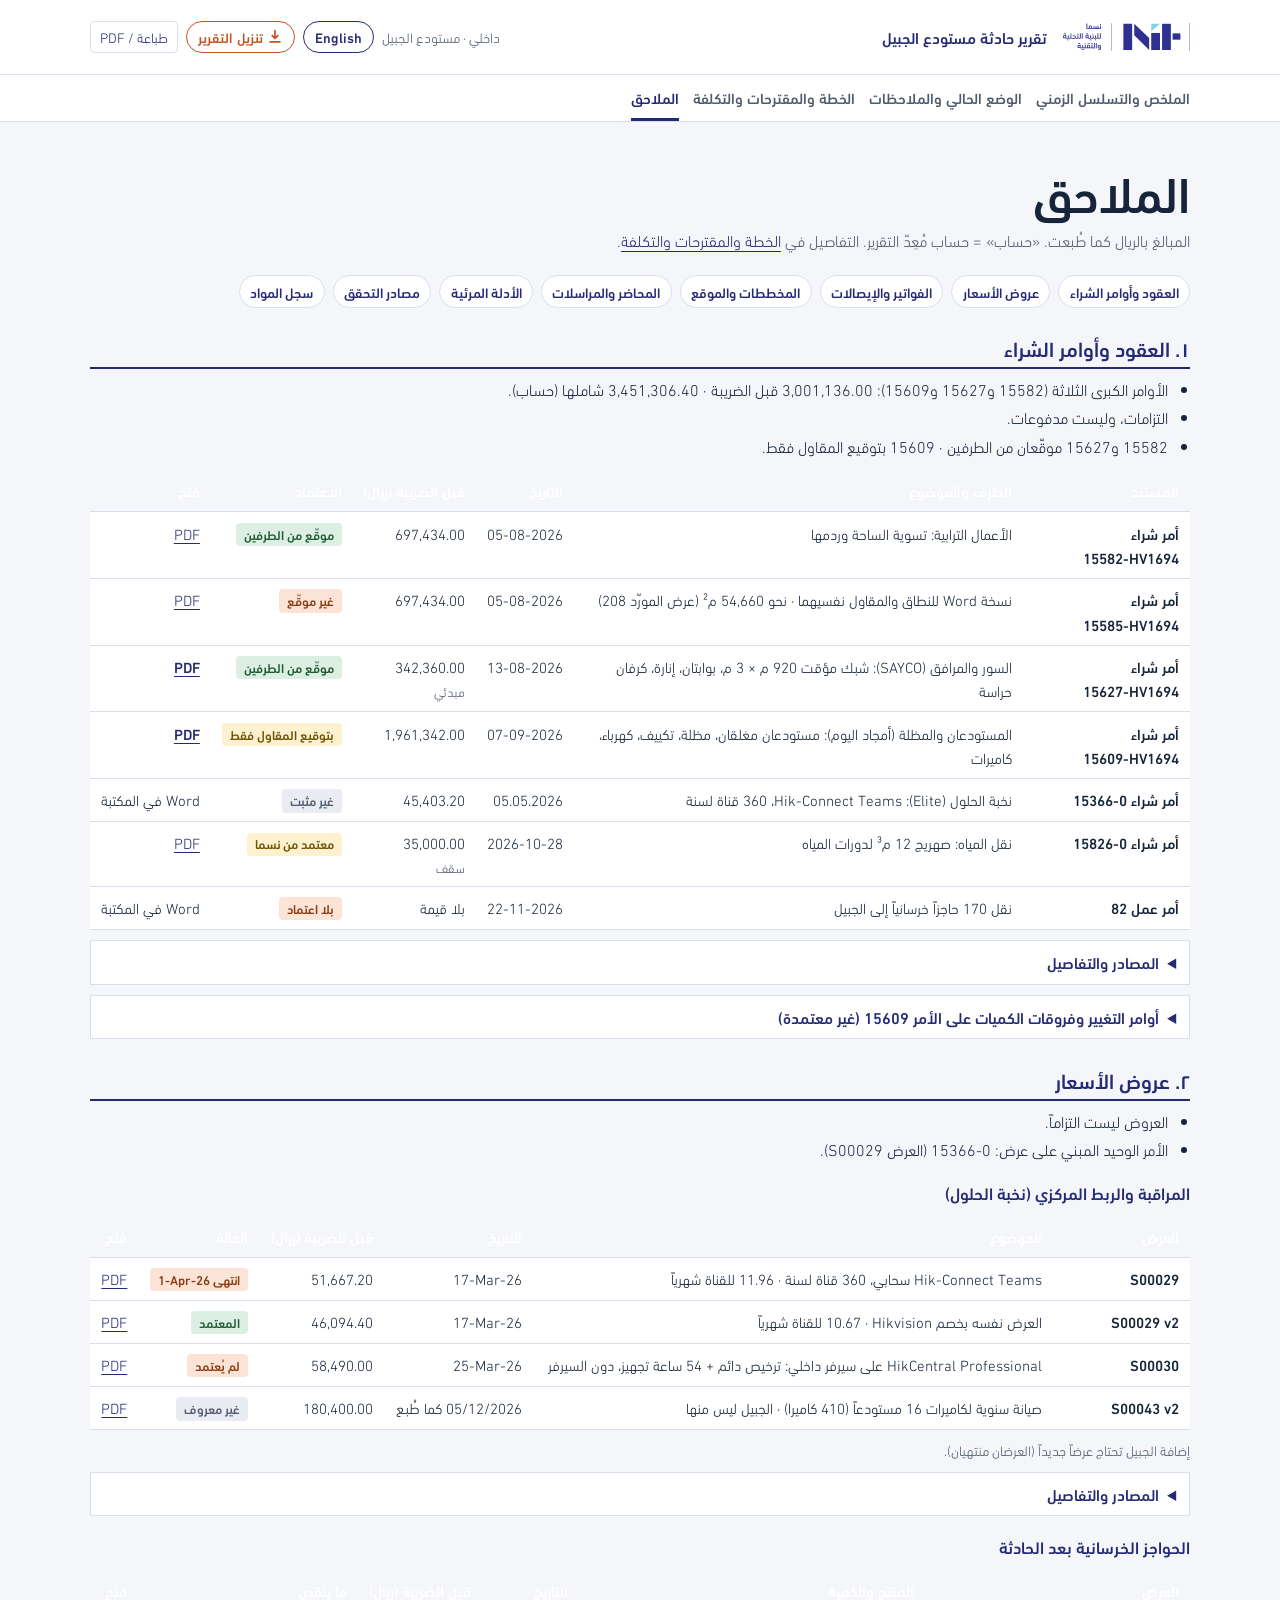
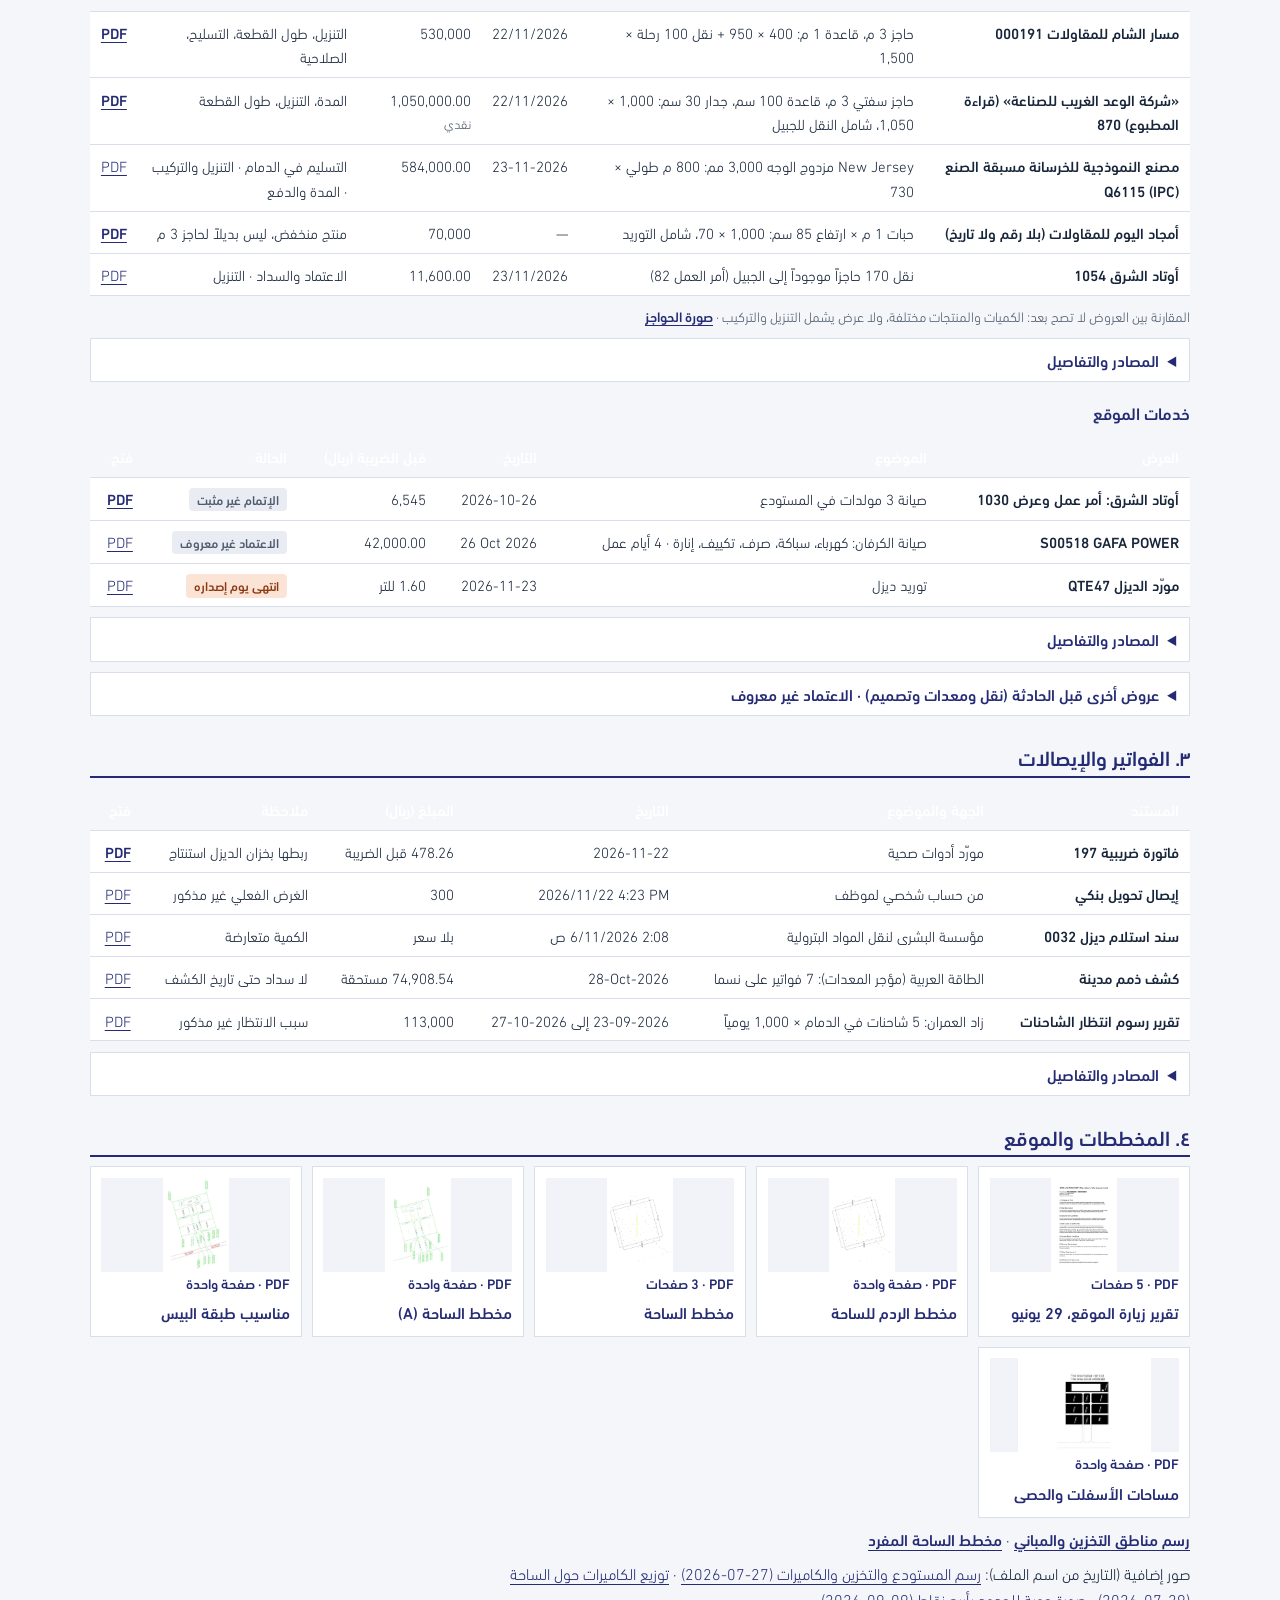
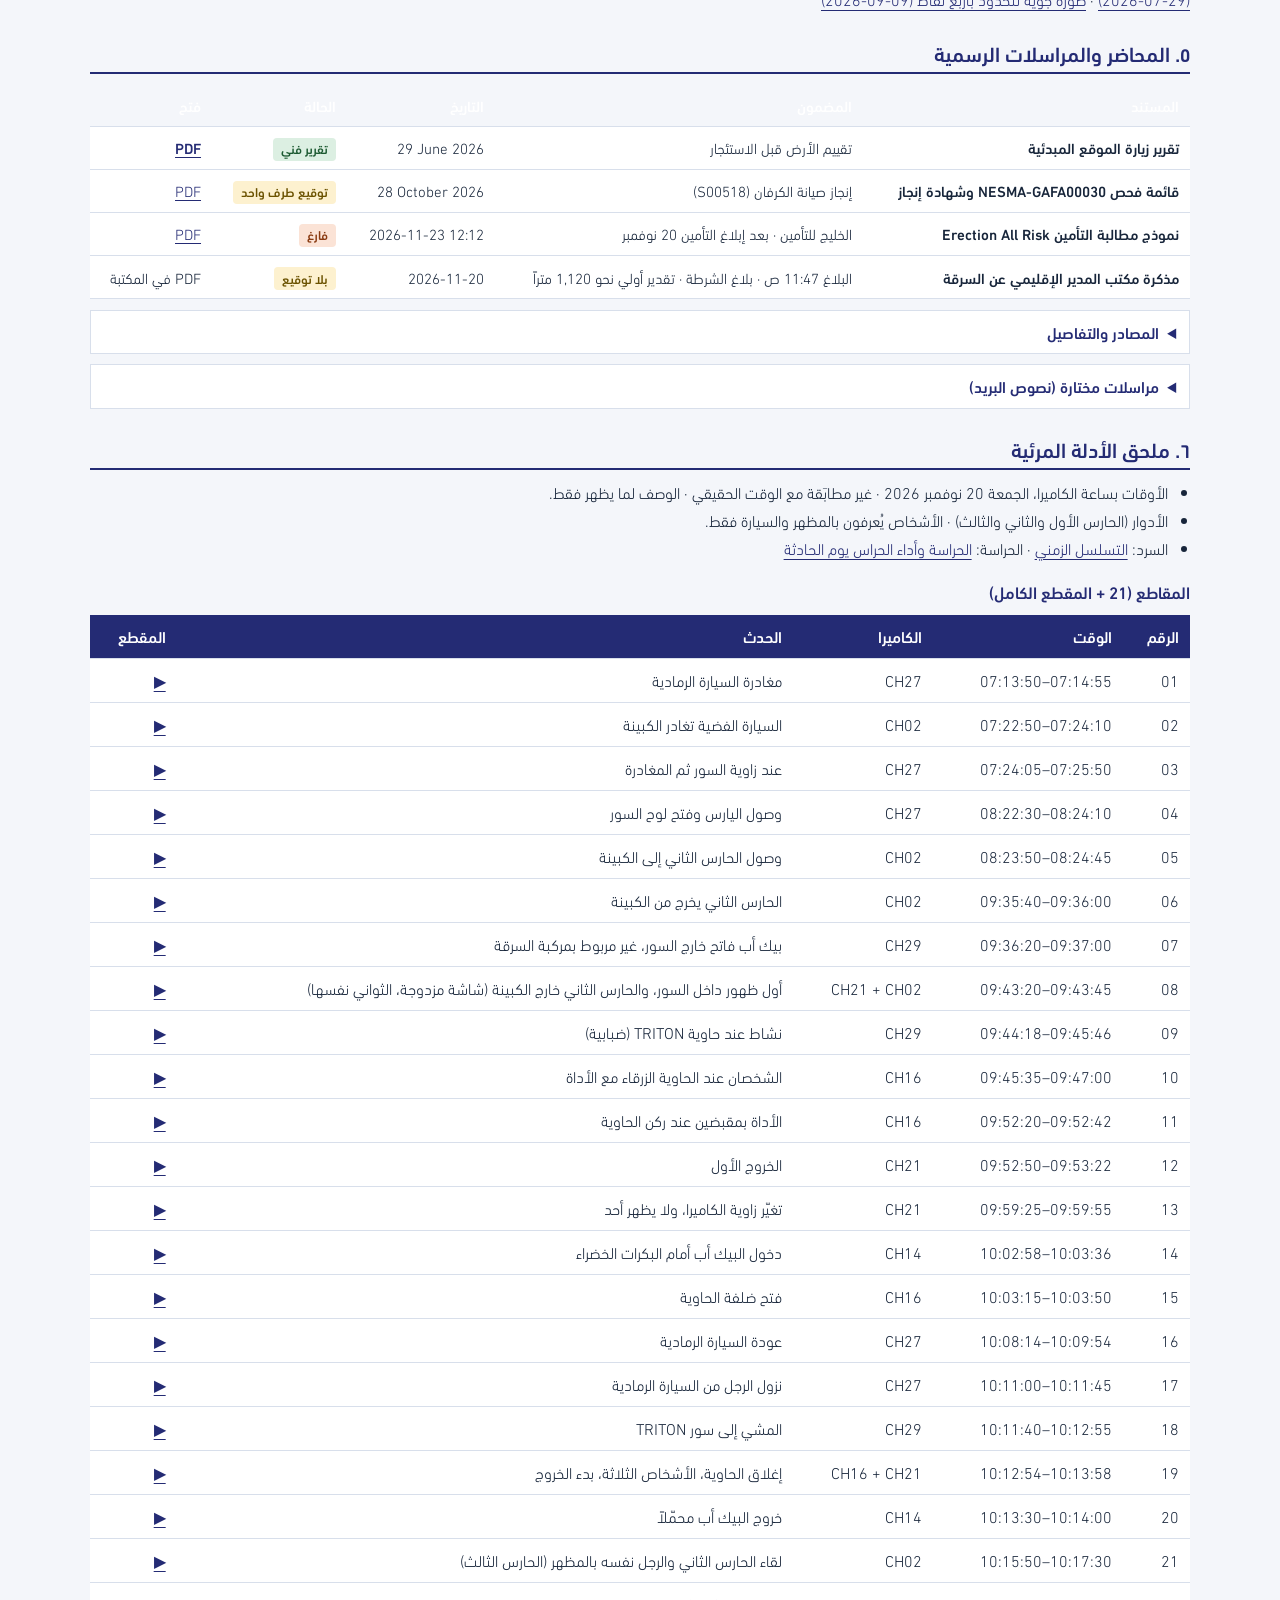
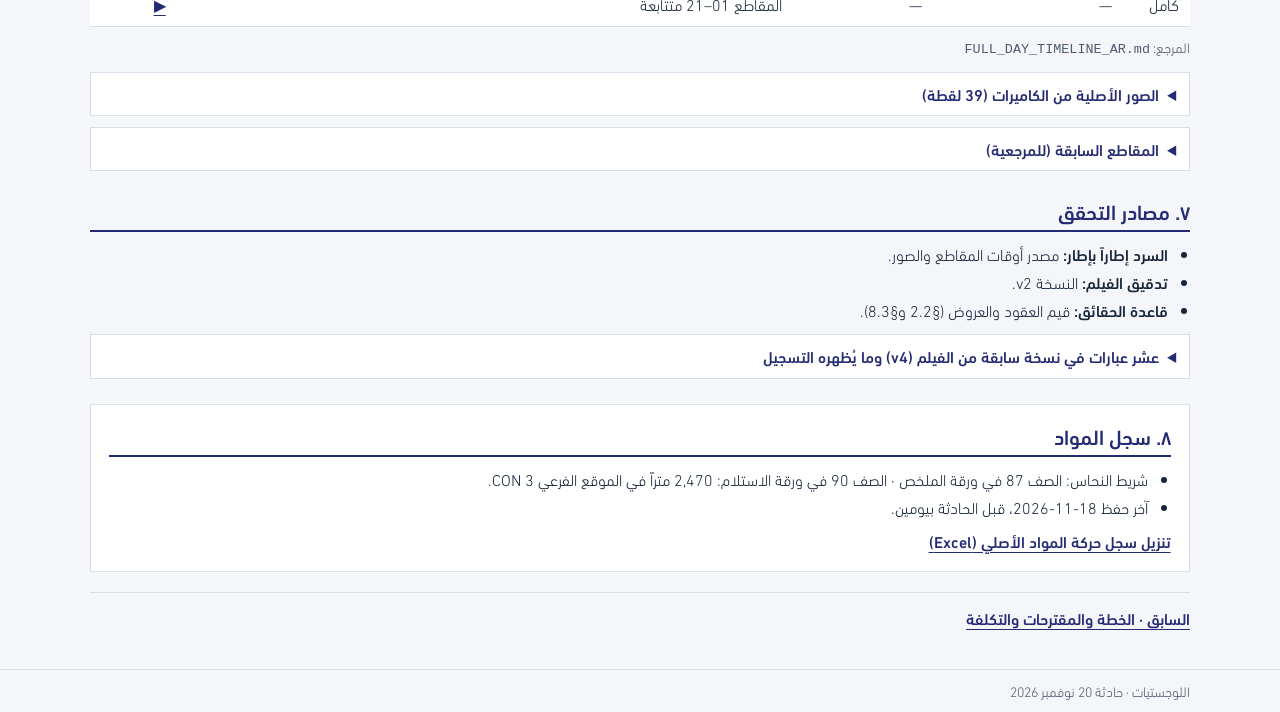
<file: appendices.html>
<!doctype html>
<html lang="ar" dir="rtl">
<head>
 <meta charset="utf-8">
 <meta name="viewport" content="width=device-width, initial-scale=1">
 <title>الملاحق | حادثة مستودع الجبيل</title>
 <link rel="stylesheet" href="report.css">
 <link rel="stylesheet" href="attachments.css">
 <script defer src="attachments-data.js"></script>
 <script defer src="attachments.js"></script>
<style>.apx-index { display:flex; flex-wrap:wrap; gap:.35rem.5rem; margin:.2rem 0 1.2rem; padding:0; list-style:none; }.apx-index a { display:inline-block; padding:.22rem.65rem; background:var(--surface); border:1px solid var(--line); border-radius:999px; font-size:.9rem; font-weight:700; text-decoration:none; }.apx-section { margin-top:1.6rem; }.apx-section > h2 { color:var(--navy); padding-bottom:.25rem; border-bottom:2px solid var(--navy); }.apx-section > p { margin-top:.5rem; max-width:80ch; }.apx-points { margin:.45rem 0.2rem; padding-inline-start:1.2rem; max-width:80ch; }.apx-points li { margin:.12rem 0; }.apx-section h3 { margin-top:1.1rem; color:var(--navy); }.doc-table { font-size:.93rem; }.doc-table th { background:var(--paper); white-space:nowrap; }.doc-table td:first-child { font-weight:700; min-width:8.5rem; }.doc-table td:last-child { white-space:nowrap; }.doc-table td small { display:block; color:var(--muted); font-size:.84rem; line-height:1.5; margin-top:.15rem; }.doc-table bdi { white-space:nowrap; }.st { display:inline-block; padding:.05rem.5rem; border-radius:.25rem; font-size:.82rem; font-weight:700; white-space:nowrap; }.st-ok { background:#dcefe2; color:#1d5a32; }.st-part { background:#fdf1cf; color:#6b5200; }.st-no { background:#fbe3d6; color:#8a3b12; }.st-unk { background:#e9edf3; color:#4f5b6e; }.apx-section details,.evidence-group details { margin-top:.65rem; background:var(--surface); border:1px solid var(--line); }.apx-section summary,.evidence-group summary { cursor:pointer; padding:.5rem.8rem; color:var(--navy); font-weight:700; }.apx-section details >:not(summary),.evidence-group details >:not(summary) { margin-inline:.8rem; margin-bottom:.8rem; }.apx-section code,.evidence-group code { direction:ltr; unicode-bidi:isolate; font-size:.84rem; word-break:break-all; }.evidence-table td:first-child,.evidence-table td:last-child { white-space:nowrap; }.evidence-table td bdi { white-space:nowrap; }.evidence-group h3 { margin-top:1.1rem; color:var(--navy); }
@media (max-width:640px) {.doc-table td:first-child { min-width:6.5rem; } }
@media print {.apx-section details { border:0; }.apx-index { display:none; } }
</style>
 <script defer src="lang.js"></script>
</head>
<body>
<a class="skip" href="#main">انتقل إلى المحتوى</a>
<header class="site-header">
 <div class="wrap brand">
  <a href="index.html"><img src="assets/logo.svg" alt="نسما للبنية التحتية والتقنية"><span>تقرير حادثة مستودع الجبيل</span></a>
  <div class="header-actions"><span class="meta">داخلي · مستودع الجبيل</span> <a class="lang-switch" href="appendices-en.html" lang="en" hreflang="en">English</a> <details class="export-menu"><summary><span class="ppt-w">تنزيل </span>التقرير</summary><div class="export-pop"><div class="export-row"><b>PowerPoint</b><a href="assets/docs/Jubail-Incident-Report-AR.pptx" download>العربية</a><a href="assets/docs/Jubail-Incident-Report-EN.pptx" download>English</a></div><div class="export-row"><b>Word</b><a href="assets/docs/Jubail-Incident-Report-AR.docx" download>العربية</a><a href="assets/docs/Jubail-Incident-Report-EN.docx" download>English</a></div></div></details> <button type="button" class="print-button" data-print>طباعة / PDF</button></div>
 </div>
 <nav class="navigation" aria-label="أقسام التقرير"><ul class="wrap"><li><a href="index.html">الملخص والتسلسل الزمني</a></li><li><a href="observations.html">الوضع الحالي والملاحظات</a></li><li><a href="plan.html">الخطة والمقترحات والتكلفة</a></li><li><a href="appendices.html" aria-current="page">الملاحق</a></li></ul></nav>
</header>
<main class="wrap" id="main" tabindex="-1">
<header class="heading">
 <h1>الملاحق</h1>
 <p class="intro">المبالغ بالريال كما طُبعت. «حساب» = حساب مُعِدّ التقرير. التفاصيل في <a href="plan.html">الخطة والمقترحات والتكلفة</a>.</p>
</header>
<ul class="apx-index" aria-label="محتوى الملاحق">
 <li><a href="#contracts">العقود وأوامر الشراء</a></li>
 <li><a href="#quotes">عروض الأسعار</a></li>
 <li><a href="#invoices">الفواتير والإيصالات</a></li>
 <li><a href="#site-attachments-title">المخططات والموقع</a></li>
 <li><a href="#minutes">المحاضر والمراسلات</a></li>
 <li><a href="#evidence-title">الأدلة المرئية</a></li>
 <li><a href="#verification-title">مصادر التحقق</a></li>
 <li><a href="#stock-title">سجل المواد</a></li>
</ul>

<section class="apx-section" aria-labelledby="contracts">
 <h2 id="contracts">١. العقود وأوامر الشراء</h2>
 <ul class="apx-points">
  <li>الأوامر الكبرى الثلاثة (<bdi dir="ltr">15582</bdi> و<bdi dir="ltr">15627</bdi> و<bdi dir="ltr">15609</bdi>): <bdi>3,001,136.00</bdi> قبل الضريبة · <bdi>3,451,306.40</bdi> شاملها (حساب).</li>
  <li>التزامات، وليست مدفوعات.</li>
  <li><bdi dir="ltr">15582</bdi> و<bdi dir="ltr">15627</bdi> موقّعان من الطرفين · <bdi dir="ltr">15609</bdi> بتوقيع المقاول فقط.</li>
 </ul>
 <div class="table-area">
 <table class="doc-table">
 <thead><tr><th scope="col">المستند</th><th scope="col">الطرف والموضوع</th><th scope="col">التاريخ</th><th scope="col">قبل الضريبة (ريال)</th><th scope="col">الاعتماد</th><th scope="col">فتح</th></tr></thead>
 <tbody>
 <tr>
  <td>أمر شراء <bdi dir="ltr">15582-HV1694</bdi></td>
  <td>الأعمال الترابية: تسوية الساحة وردمها</td>
  <td><bdi dir="ltr">05-08-2026</bdi></td>
  <td><bdi>697,434.00</bdi></td>
  <td><span class="st st-ok">موقّع من الطرفين</span></td>
  <td><a href="assets/docs/purchase-order-15582.pdf" target="_blank" rel="noopener">PDF</a></td>
 </tr>
 <tr>
  <td>أمر شراء <bdi dir="ltr">15585-HV1694</bdi></td>
  <td>نسخة Word للنطاق والمقاول نفسيهما · نحو <bdi>54,660</bdi> م² (عرض المورّد <bdi>208</bdi>)</td>
  <td><bdi dir="ltr">05-08-2026</bdi></td>
  <td><bdi>697,434.00</bdi></td>
  <td><span class="st st-no">غير موقّع</span></td>
  <td><a href="assets/docs/po-15585-earthworks-unsigned.pdf" target="_blank" rel="noopener">PDF</a></td>
 </tr>
 <tr>
  <td>أمر شراء <bdi dir="ltr">15627-HV1694</bdi></td>
  <td>السور والمرافق (SAYCO): شبك مؤقت <bdi>920</bdi> م × <bdi>3</bdi> م، بوابتان، إنارة، كرفان حراسة</td>
  <td><bdi dir="ltr">13-08-2026</bdi></td>
  <td><bdi>342,360.00</bdi><small>مبدئي</small></td>
  <td><span class="st st-ok">موقّع من الطرفين</span></td>
  <td><a class="attachment-trigger" href="assets/purchase-order-15627.pdf" data-attachment="purchase-order-15627">PDF</a></td>
 </tr>
 <tr>
  <td>أمر شراء <bdi dir="ltr">15609-HV1694</bdi></td>
  <td>المستودعان والمظلة (أمجاد اليوم): مستودعان مغلقان، مظلة، تكييف، كهرباء، كاميرات</td>
  <td><bdi dir="ltr">07-09-2026</bdi></td>
  <td><bdi>1,961,342.00</bdi></td>
  <td><span class="st st-part">بتوقيع المقاول فقط</span></td>
  <td><a class="attachment-trigger" href="assets/purchase-order-15609.pdf" data-attachment="purchase-order-15609">PDF</a></td>
 </tr>
 <tr>
  <td>أمر شراء <bdi dir="ltr">15366-0</bdi></td>
  <td>نخبة الحلول (Elite): Hik-Connect Teams، <bdi>360</bdi> قناة لسنة</td>
  <td><bdi dir="ltr">05.05.2026</bdi></td>
  <td><bdi>45,403.20</bdi></td>
  <td><span class="st st-unk">غير مثبت</span></td>
  <td>Word في المكتبة</td>
 </tr>
 <tr>
  <td>أمر شراء <bdi dir="ltr">15826-0</bdi></td>
  <td>نقل المياه: صهريج <bdi>12</bdi> م³ لدورات المياه</td>
  <td><bdi dir="ltr">2026-10-28</bdi></td>
  <td><bdi>35,000.00</bdi><small>سقف</small></td>
  <td><span class="st st-part">معتمد من نسما</span></td>
  <td><a href="assets/docs/po-15826-water.pdf" target="_blank" rel="noopener">PDF</a></td>
 </tr>
 <tr>
  <td>أمر عمل <bdi dir="ltr">82</bdi></td>
  <td>نقل <bdi>170</bdi> حاجزاً خرسانياً إلى الجبيل</td>
  <td><bdi dir="ltr">22-11-2026</bdi></td>
  <td>بلا قيمة</td>
  <td><span class="st st-no">بلا اعتماد</span></td>
  <td>Word في المكتبة</td>
 </tr>
 </tbody>
 </table>
 </div>
 <details>
  <summary>المصادر والتفاصيل</summary>
  <ul class="apx-points">
   <li><bdi dir="ltr">15582</bdi>: شاملها <bdi>802,049.10</bdi> · الأمر ص <bdi>2</bdi> و<bdi>11</bdi> · صدر في النظام <bdi dir="ltr">31.08.2026</bdi> (بريد <bdi dir="ltr">2026-09-03 15:18</bdi>).</li>
   <li><bdi dir="ltr">15585</bdi>: شاملها <bdi>802,049.10</bdi> · الملحق <bdi>1</bdi> · خانات الاعتماد والقبول فارغة · علاقته بـ<bdi dir="ltr">15582</bdi> غير موضحة · بريد <bdi dir="ltr">2026-07-30 07:56</bdi> حوّل ملفاً بالرقم نفسه باسم «Civil Works for Store yard area… signed»، ولا نسخة موقّعة في المكتبة.</li>
   <li><bdi dir="ltr">15627</bdi>: شاملها <bdi>393,714.00</bdi> · الأمر ص <bdi>3</bdi> و<bdi>12</bdi> · سعر مبدئي قابل لإعادة القياس · المقاول: لا دفعة حتى <bdi>9</bdi> نوفمبر (بريد <bdi dir="ltr">2026-11-09 10:33</bdi>).</li>
   <li><bdi dir="ltr">15609</bdi>: شاملها <bdi>2,255,543.30</bdi> · الأمر ص <bdi>3</bdi> و<bdi>11</bdi> و<bdi>12</bdi> · البند <bdi>7</bdi>: <bdi>125</bdi> كاميرا × <bdi>750</bdi> = <bdi>93,750</bdi> قبل الضريبة، والكمية «to be finalized after finishing the old PO» · بند إطفاء اختياري <bdi>249,270.00</bdi> غير مفعّل · خانة اعتماد نسما فارغة · عُمّم للتنفيذ <bdi dir="ltr">2026-09-24</bdi> (بريد المشتريات) · لم يصدر رسمياً.</li>
   <li><bdi dir="ltr">15366-0</bdi>: شاملها <bdi>52,213.68</bdi> · نص الأمر، البند «Price» والملحق <bdi>1</bdi> · <bdi>10.51</bdi> للقناة شهرياً · دفع مقدم <bdi>100%</bdi> · مرجعه «Quotation No. S00029 Dated 17th March» · على حساب Overhead – NIT · لا يذكر الجبيل، وصدر قبل أول ذكر مكتوب للمستودع (<bdi dir="ltr">2026-06-18</bdi>) (استنتاج: لا يشمله) · ملف Word بلا توقيع · الدفع والتفعيل غير مثبتين في البريد بعد <bdi>11</bdi> مايو · <code>04-أوامر-الشراء-والعمل/01-أوامر-الشراء/2026-05-05_أمر-شراء-15366-0-نخبة-الحلول-ترخيص-Hik-Connect-Teams-360-قناة.doc</code></li>
   <li><bdi dir="ltr">15826-0</bdi>: شاملها <bdi>40,250.00</bdi> · الأمر ص <bdi>1</bdi> و<bdi>4</bdi> · سقف تقديري <bdi>100</bdi> رد × <bdi>350</bdi> · خانة إقرار المورّد فارغة.</li>
   <li>أمر العمل <bdi dir="ltr">82</bdi>: <bdi>4</bdi> سطحات <bdi>13</bdi> م ورافعة شوكية <bdi>5</bdi> طن · النقل مسعّر في العرض <bdi dir="ltr">1054</bdi> · خانة اعتماد قائد وحدة الأعمال فارغة · الغرض (حماية السور) غير مكتوب · <code>04-أوامر-الشراء-والعمل/02-أوامر-العمل/2026-11-22_أمر-عمل-82-نقل-170-حاجزاً-خرسانياً-إلى-الجبيل.doc</code></li>
  </ul>
 </details>
 <details>
  <summary>أوامر التغيير وفروقات الكميات على الأمر <bdi dir="ltr">15609</bdi> (غير معتمدة)</summary>
  <ul class="apx-points">
   <li>مطالبة أعمال إضافية: <bdi>640,400.00</bdi> قبل الضريبة، ثم <bdi>659,200.00</bdi> بعد التعديل حسب التصميم.</li>
   <li>الفرق <bdi>18,800.00</bdi>: خرسانة مسلحة للمنحدر.</li>
   <li>بلا تاريخ ولا توقيع ولا اعتماد.</li>
  </ul>
  <div class="table-area">
  <table class="doc-table">
  <thead><tr><th scope="col">المستند</th><th scope="col">الإجمالي قبل الضريبة</th><th scope="col">فتح</th></tr></thead>
  <tbody>
  <tr><td>طلب أعمال إضافية (هناجر ومظلة)</td><td><bdi>640,400.00</bdi></td><td><a href="assets/docs/extra-works-request-640400.pdf" target="_blank" rel="noopener">PDF</a></td></tr>
  <tr><td>فروق الكميات، النسخة الأولى</td><td><bdi>640,400.00</bdi></td><td><a href="assets/docs/boq-variance-v1-640400.pdf" target="_blank" rel="noopener">PDF</a></td></tr>
  <tr><td>فروق الكميات بعد تعديل التصميم</td><td><bdi>659,200.00</bdi></td><td><a href="assets/docs/boq-variance-revised-659200.pdf" target="_blank" rel="noopener">PDF</a></td></tr>
  </tbody>
  </table>
  </div>
 </details>
</section>

<section class="apx-section" aria-labelledby="quotes">
 <h2 id="quotes">٢. عروض الأسعار</h2>
 <ul class="apx-points">
  <li>العروض ليست التزاماً.</li>
  <li>الأمر الوحيد المبني على عرض: <bdi dir="ltr">15366-0</bdi> (العرض <bdi dir="ltr">S00029</bdi>).</li>
 </ul>

 <h3 id="quotes-cctv">المراقبة والربط المركزي (نخبة الحلول)</h3>
 <div class="table-area">
 <table class="doc-table">
 <thead><tr><th scope="col">العرض</th><th scope="col">الموضوع</th><th scope="col">التاريخ</th><th scope="col">قبل الضريبة (ريال)</th><th scope="col">الحالة</th><th scope="col">فتح</th></tr></thead>
 <tbody>
 <tr>
  <td><bdi dir="ltr">S00029</bdi></td>
  <td>Hik-Connect Teams سحابي، <bdi>360</bdi> قناة لسنة · <bdi>11.96</bdi> للقناة شهرياً</td>
  <td><bdi dir="ltr">17-Mar-26</bdi></td>
  <td><bdi>51,667.20</bdi></td>
  <td><span class="st st-no">انتهى <bdi dir="ltr">1-Apr-26</bdi></span></td>
  <td><a href="assets/docs/elite-s00029.pdf" target="_blank" rel="noopener">PDF</a></td>
 </tr>
 <tr>
  <td><bdi dir="ltr">S00029 v2</bdi></td>
  <td>العرض نفسه بخصم Hikvision · <bdi>10.67</bdi> للقناة شهرياً</td>
  <td><bdi dir="ltr">17-Mar-26</bdi></td>
  <td><bdi>46,094.40</bdi></td>
  <td><span class="st st-ok">المعتمد</span></td>
  <td><a href="assets/elite-quote-s00029-v2.pdf" target="_blank" rel="noopener">PDF</a></td>
 </tr>
 <tr>
  <td><bdi dir="ltr">S00030</bdi></td>
  <td>HikCentral Professional على سيرفر داخلي: ترخيص دائم + <bdi>54</bdi> ساعة تجهيز، دون السيرفر</td>
  <td><bdi dir="ltr">25-Mar-26</bdi></td>
  <td><bdi>58,490.00</bdi></td>
  <td><span class="st st-no">لم يُعتمد</span></td>
  <td><a href="assets/elite-quote-s00030.pdf" target="_blank" rel="noopener">PDF</a></td>
 </tr>
 <tr>
  <td><bdi dir="ltr">S00043 v2</bdi></td>
  <td>صيانة سنوية لكاميرات <bdi>16</bdi> مستودعاً (<bdi>410</bdi> كاميرا) · الجبيل ليس منها</td>
  <td><bdi dir="ltr">05/12/2026</bdi> كما طُبع</td>
  <td><bdi>180,400.00</bdi></td>
  <td><span class="st st-unk">غير معروف</span></td>
  <td><a href="assets/docs/elite-s00043-v2-cctv-amc.pdf" target="_blank" rel="noopener">PDF</a></td>
 </tr>
 </tbody>
 </table>
 </div>
 <p class="source spaced">إضافة الجبيل تحتاج عرضاً جديداً (العرضان منتهيان).</p>
 <details>
  <summary>المصادر والتفاصيل</summary>
  <ul class="apx-points">
   <li><bdi dir="ltr">S00029</bdi>: شاملها <bdi>59,417.28</bdi> · حلّ محله v2.</li>
   <li><bdi dir="ltr">S00029 v2</bdi>: شاملها <bdi>53,008.56</bdi> · تلاه الأمر <bdi dir="ltr">15366-0</bdi> (<bdi>45,403.20</bdi> قبل الضريبة · <bdi>10.51</bdi> للقناة)، والأمر لا يذكر رقم النسخة.</li>
   <li><bdi dir="ltr">S00030</bdi>: شاملها <bdi>67,263.50</bdi> · انتهى <bdi dir="ltr">9-Apr-26</bdi>.</li>
   <li><bdi dir="ltr">S00043 v2</bdi>: شاملها <bdi>207,460.00</bdi> · اسم الملف في المكتبة <bdi dir="ltr">2026-05-20</bdi>.</li>
   <li>مراجع فنية: <a href="assets/hik-connect-teams-datasheet.pdf" target="_blank" rel="noopener">نشرة Hik-Connect for Teams</a> · <a href="assets/hikcentral-pro-datasheet.pdf" target="_blank" rel="noopener">نشرة HikCentral Professional</a> · <a href="assets/hikcentral-server-req.jpg" target="_blank" rel="noopener">متطلبات سيرفر HikCentral</a></li>
  </ul>
 </details>

 <h3 id="quotes-barriers">الحواجز الخرسانية بعد الحادثة</h3>
 <div class="table-area">
 <table class="doc-table">
 <thead><tr><th scope="col">العرض</th><th scope="col">المنتج والكمية</th><th scope="col">التاريخ</th><th scope="col">قبل الضريبة (ريال)</th><th scope="col">ما ينقص</th><th scope="col">فتح</th></tr></thead>
 <tbody>
 <tr>
  <td>مسار الشام للمقاولات <bdi dir="ltr">000191</bdi></td>
  <td>حاجز <bdi>3</bdi> م، قاعدة <bdi>1</bdi> م: <bdi>400</bdi> × <bdi>950</bdi> + نقل <bdi>100</bdi> رحلة × <bdi>1,500</bdi></td>
  <td><bdi dir="ltr">22/11/2026</bdi></td>
  <td><bdi>530,000</bdi></td>
  <td>التنزيل، طول القطعة، التسليح، الصلاحية</td>
  <td><a class="attachment-trigger" href="assets/masar-000191.pdf" data-attachment="masar-000191">PDF</a></td>
 </tr>
 <tr>
  <td>«شركة الوعد الغريب للصناعة» (قراءة المطبوع) <bdi dir="ltr">870</bdi></td>
  <td>حاجز سفتي <bdi>3</bdi> م، قاعدة <bdi>100</bdi> سم، جدار <bdi>30</bdi> سم: <bdi>1,000</bdi> × <bdi>1,050</bdi>، شامل النقل للجبيل</td>
  <td><bdi dir="ltr">22/11/2026</bdi></td>
  <td><bdi>1,050,000.00</bdi><small>نقدي</small></td>
  <td>المدة، التنزيل، طول القطعة</td>
  <td><a class="attachment-trigger" href="assets/waad-870.pdf" data-attachment="waad-870">PDF</a></td>
 </tr>
 <tr>
  <td>مصنع النموذجية للخرسانة مسبقة الصنع (IPC) <bdi dir="ltr">Q6115</bdi></td>
  <td>New Jersey مزدوج الوجه <bdi>3,000</bdi> مم: <bdi>800</bdi> م طولي × <bdi>730</bdi></td>
  <td><bdi dir="ltr">23-11-2026</bdi></td>
  <td><bdi>584,000.00</bdi></td>
  <td>التسليم في الدمام · التنزيل والتركيب · المدة والدفع</td>
  <td><a href="assets/docs/ipc-q6115-barriers.pdf" target="_blank" rel="noopener">PDF</a></td>
 </tr>
 <tr>
  <td>أمجاد اليوم للمقاولات (بلا رقم ولا تاريخ)</td>
  <td>حبات <bdi>1</bdi> م × ارتفاع <bdi>85</bdi> سم: <bdi>1,000</bdi> × <bdi>70</bdi>، شامل التوريد</td>
  <td>—</td>
  <td><bdi>70,000</bdi></td>
  <td>منتج منخفض، ليس بديلاً لحاجز <bdi>3</bdi> م</td>
  <td><a class="attachment-trigger" href="assets/low-barriers-quote.pdf" data-attachment="low-barriers-quote">PDF</a></td>
 </tr>
 <tr>
  <td>أوتاد الشرق <bdi dir="ltr">1054</bdi></td>
  <td>نقل <bdi>170</bdi> حاجزاً موجوداً إلى الجبيل (أمر العمل <bdi dir="ltr">82</bdi>)</td>
  <td><bdi dir="ltr">23/11/2026</bdi></td>
  <td><bdi>11,600.00</bdi></td>
  <td>الاعتماد والسداد · التنزيل</td>
  <td><a href="assets/docs/awtad-1054-transport-wo82.pdf" target="_blank" rel="noopener">PDF</a></td>
 </tr>
 </tbody>
 </table>
 </div>
 <p class="source spaced">المقارنة بين العروض لا تصح بعد: الكميات والمنتجات مختلفة، ولا عرض يشمل التنزيل والتركيب · <a class="attachment-trigger" href="assets/barriers.jpg" data-attachment="barriers">صورة الحواجز</a></p>
 <details>
  <summary>المصادر والتفاصيل</summary>
  <ul class="apx-points">
   <li><bdi dir="ltr">000191</bdi>: شاملها <bdi>609,500</bdi> · المدة <bdi>15</bdi> إلى <bdi>20</bdi> يوماً.</li>
   <li><bdi dir="ltr">870</bdi>: شاملها <bdi>1,207,500.00</bdi> · نقدي.</li>
   <li><bdi dir="ltr">Q6115</bdi>: شاملها <bdi>671,600</bdi> (حساب) · موقع التسليم المكتوب الدمام · دون تنزيل وتركيب · المدة والدفع غير محددين.</li>
   <li>أمجاد اليوم: شاملها <bdi>80,500</bdi> · <bdi>70%</bdi> مقدماً.</li>
   <li><bdi dir="ltr">1054</bdi>: شاملها <bdi>13,340.00</bdi> · Paid <bdi>0.00</bdi> · الاعتماد والسداد غير مثبتين · التنزيل غير مسعّر.</li>
   <li>الكميات: <bdi>400</bdi> قطعة، <bdi>1,000</bdi> قطعة، <bdi>800</bdi> م طولي · المصادر: العروض، قاعدة الحقائق §<bdi dir="ltr">8.3</bdi>.</li>
  </ul>
 </details>

 <h3 id="quotes-site">خدمات الموقع</h3>
 <div class="table-area">
 <table class="doc-table">
 <thead><tr><th scope="col">العرض</th><th scope="col">الموضوع</th><th scope="col">التاريخ</th><th scope="col">قبل الضريبة (ريال)</th><th scope="col">الحالة</th><th scope="col">فتح</th></tr></thead>
 <tbody>
 <tr>
  <td>أوتاد الشرق: أمر عمل وعرض <bdi dir="ltr">1030</bdi></td>
  <td>صيانة <bdi>3</bdi> مولدات في المستودع</td>
  <td><bdi dir="ltr">2026-10-26</bdi></td>
  <td><bdi>6,545</bdi></td>
  <td><span class="st st-unk">الإتمام غير مثبت</span></td>
  <td><a class="attachment-trigger" href="assets/generator-service-1030.pdf" data-attachment="generator-service-1030">PDF</a></td>
 </tr>
 <tr>
  <td>GAFA POWER <bdi dir="ltr">S00518</bdi></td>
  <td>صيانة الكرفان: كهرباء، سباكة، صرف، تكييف، إنارة · <bdi>4</bdi> أيام عمل</td>
  <td><bdi dir="ltr">26 Oct 2026</bdi></td>
  <td><bdi>42,000.00</bdi></td>
  <td><span class="st st-unk">الاعتماد غير معروف</span></td>
  <td><a href="assets/docs/gafa-s00518-caravan.pdf" target="_blank" rel="noopener">PDF</a></td>
 </tr>
 <tr>
  <td>مورّد الديزل <bdi dir="ltr">QTE47</bdi></td>
  <td>توريد ديزل</td>
  <td><bdi dir="ltr">2026-11-23</bdi></td>
  <td><bdi>1.60</bdi> للتر</td>
  <td><span class="st st-no">انتهى يوم إصداره</span></td>
  <td><a href="assets/docs/qte47-diesel.pdf" target="_blank" rel="noopener">PDF</a></td>
 </tr>
 </tbody>
 </table>
 </div>
 <details>
  <summary>المصادر والتفاصيل</summary>
  <ul class="apx-points">
   <li><bdi dir="ltr">1030</bdi>: تاريخ العرض <bdi dir="ltr">27/10/2026</bdi> · شاملها <bdi>7,526.75</bdi> · Paid <bdi>0.00</bdi> · المصدر ص <bdi>3</bdi>.</li>
   <li><bdi dir="ltr">S00518</bdi>: شاملها <bdi>48,300.00</bdi> · صلاحية <bdi>15</bdi> يوماً · شهادة إنجاز بتوقيع طرف واحد (<a href="#minutes">المحاضر</a>).</li>
   <li><bdi dir="ltr">QTE47</bdi>: شاملها <bdi>1.84</bdi> · الشرط <bdi>4</bdi> يقول إن الأسعار شاملة الضريبة، ولا يتفق مع الجدول.</li>
  </ul>
 </details>
 <details>
  <summary>عروض أخرى قبل الحادثة (نقل ومعدات وتصميم) · الاعتماد غير معروف</summary>
  <div class="table-area">
  <table class="doc-table">
  <thead><tr><th scope="col">العرض</th><th scope="col">الموضوع</th><th scope="col">التاريخ</th><th scope="col">قبل الضريبة (ريال)</th><th scope="col">فتح</th></tr></thead>
  <tbody>
  <tr><td>الطاقة العربية <bdi dir="ltr">AEIS-EQTN-26-2570</bdi></td><td>إيجار شهري لمولدين <bdi>500</bdi> و<bdi>300</bdi> kVA مع لوحات وخزانات ديزل</td><td><bdi dir="ltr">11-Aug-2026</bdi></td><td><bdi>33,100.00</bdi><small>شاملها <bdi>38,065.00</bdi> · صلاحية <bdi>7</bdi> أيام</small></td><td><a href="assets/docs/aeis-2570-generator-rental.pdf" target="_blank" rel="noopener">PDF</a></td></tr>
  <tr><td>المنارة الذهبية</td><td>مسح ومخطط معماري، وتصميم مخطط الدفاع المدني واعتماده</td><td><bdi dir="ltr">20-8-2026</bdi></td><td><bdi>37,000</bdi><small>لا دليل على الإصدار أو الدفع</small></td><td><a href="assets/docs/manara-design-civil-defense.pdf" target="_blank" rel="noopener">PDF</a></td></tr>
  <tr><td>زاد العمران <bdi dir="ltr">260812</bdi></td><td>سطحة وكرين <bdi>25</bdi> طن (تحميل): عسفان ← جنوب شرق الجبيل</td><td><bdi dir="ltr">12/08/2026</bdi></td><td><bdi>9,800.00</bdi></td><td><a href="assets/docs/zad-260812.pdf" target="_blank" rel="noopener">PDF</a></td></tr>
  <tr><td>زاد العمران <bdi dir="ltr">100285</bdi></td><td><bdi>10</bdi> رحلات تريلا <bdi>12</bdi> م × <bdi>8,000</bdi>: <bdi>5</bdi> الدمام ← «SHIBA LOCATION» و<bdi>5</bdi> «OMAN» ← الجبيل (كما طُبع)</td><td><bdi dir="ltr">15/9/2026</bdi></td><td><bdi>80,000</bdi></td><td><a href="assets/docs/zad-100285.pdf" target="_blank" rel="noopener">PDF</a></td></tr>
  <tr><td>زاد العمران <bdi dir="ltr">100303</bdi></td><td>كرين <bdi>50</bdi> طن مع مشغّل وريقر، ولوبد لنقله من الدمام</td><td><bdi dir="ltr">22/9/2026</bdi></td><td><bdi>6,600</bdi></td><td><a href="assets/docs/zad-100303.pdf" target="_blank" rel="noopener">PDF</a></td></tr>
  <tr><td>زاد العمران <bdi dir="ltr">100322</bdi></td><td><bdi>3</bdi> سطحات <bdi>12</bdi> م وكرين <bdi>50</bdi> طن</td><td><bdi dir="ltr">21/10/2026</bdi></td><td><bdi>24,000</bdi></td><td><a href="assets/docs/zad-100322.pdf" target="_blank" rel="noopener">PDF</a></td></tr>
  <tr><td>زاد العمران <bdi dir="ltr">100323</bdi></td><td>كرين <bdi>50</bdi> طن، رحلة واحدة</td><td><bdi dir="ltr">21/10/2026</bdi></td><td><bdi>3,000</bdi></td><td><a href="assets/docs/zad-100323.pdf" target="_blank" rel="noopener">PDF</a></td></tr>
  </tbody>
  </table>
  </div>
 </details>
</section>

<section class="apx-section" aria-labelledby="invoices">
 <h2 id="invoices">٣. الفواتير والإيصالات</h2>
 <div class="table-area">
 <table class="doc-table">
 <thead><tr><th scope="col">المستند</th><th scope="col">الجهة والموضوع</th><th scope="col">التاريخ</th><th scope="col">المبلغ (ريال)</th><th scope="col">ملاحظة</th><th scope="col">فتح</th></tr></thead>
 <tbody>
 <tr>
  <td>فاتورة ضريبية <bdi dir="ltr">197</bdi></td>
  <td>مورّد أدوات صحية</td>
  <td><bdi dir="ltr">2026-11-22</bdi></td>
  <td><bdi>478.26</bdi> قبل الضريبة</td>
  <td>ربطها بخزان الديزل استنتاج</td>
  <td><a class="attachment-trigger" href="assets/invoice-197.pdf" data-attachment="invoice-197">PDF</a></td>
 </tr>
 <tr>
  <td>إيصال تحويل بنكي</td>
  <td>من حساب شخصي لموظف</td>
  <td><bdi dir="ltr">2026/11/22 4:23 PM</bdi></td>
  <td><bdi>300</bdi></td>
  <td>الغرض الفعلي غير مذكور</td>
  <td><a href="assets/docs/transfer-300-2026-11-22.pdf" target="_blank" rel="noopener">PDF</a></td>
 </tr>
 <tr>
  <td>سند استلام ديزل <bdi dir="ltr">0032</bdi></td>
  <td>مؤسسة البشرى لنقل المواد البترولية</td>
  <td><bdi dir="ltr">6/11/2026 2:08</bdi> ص</td>
  <td>بلا سعر</td>
  <td>الكمية متعارضة</td>
  <td><a href="assets/docs/diesel-receipt-0032.pdf" target="_blank" rel="noopener">PDF</a></td>
 </tr>
 <tr>
  <td>كشف ذمم مدينة</td>
  <td>الطاقة العربية (مؤجر المعدات): <bdi>7</bdi> فواتير على نسما</td>
  <td><bdi dir="ltr">28-Oct-2026</bdi></td>
  <td><bdi>74,908.54</bdi> مستحقة</td>
  <td>لا سداد حتى تاريخ الكشف</td>
  <td><a href="assets/docs/arab-energy-statement-2026-10-28.pdf" target="_blank" rel="noopener">PDF</a></td>
 </tr>
 <tr>
  <td>تقرير رسوم انتظار الشاحنات</td>
  <td>زاد العمران: <bdi>5</bdi> شاحنات في الدمام × <bdi>1,000</bdi> يومياً</td>
  <td><bdi dir="ltr">23-09-2026</bdi> إلى <bdi dir="ltr">27-10-2026</bdi></td>
  <td><bdi>113,000</bdi></td>
  <td>سبب الانتظار غير مذكور</td>
  <td><a href="assets/docs/zad-waiting-charges.pdf" target="_blank" rel="noopener">PDF</a></td>
 </tr>
 </tbody>
 </table>
 </div>
 <details>
  <summary>المصادر والتفاصيل</summary>
  <ul class="apx-points">
   <li><bdi dir="ltr">197</bdi>: شاملها <bdi>550.00</bdi> · نقدية · لا تذكر الخزان ولا الجبيل · ربطها بإصلاح مخرج خزان الديزل استنتاج من التاريخ.</li>
   <li>التحويل: الغرض المطبوع «حوالات شخصية» · تعدّه قاعدة الحقائق من المبالغ الصغيرة المدفوعة خارج القنوات الرسمية.</li>
   <li><bdi dir="ltr">0032</bdi>: المستلم «Security» · <bdi>1,117</bdi> لتراً في البريد، و«<bdi>٣١١٧</bdi>» في السند.</li>
   <li>كشف الذمم: منها <bdi>10,350.00</bdi> متأخرة.</li>
   <li>رسوم الانتظار: الإجمالي المطبوع، والعملة والضريبة غير مذكورتين · <bdi>3</bdi> شاحنات طوال المدة.</li>
  </ul>
 </details>
</section>

<section class="apx-section attachment-group" aria-labelledby="site-attachments-title">
 <h2 id="site-attachments-title">٤. المخططات والموقع</h2>
 <ul class="attachment-grid">
  <li><a href="assets/site-visit.pdf" data-attachment="site-visit"><img src="assets/site-visit-preview-1.jpg" alt="" loading="lazy"><span class="file-type">PDF · <bdi>5</bdi> صفحات</span><strong class="attachment-name">تقرير زيارة الموقع، <bdi>29</bdi> يونيو</strong></a></li>
  <li><a href="assets/site-fill.pdf" data-attachment="site-fill"><img src="assets/site-fill-preview-1.jpg" alt="" loading="lazy"><span class="file-type">PDF · صفحة واحدة</span><strong class="attachment-name">مخطط الردم للساحة</strong></a></li>
  <li><a href="assets/site-drawings.pdf" data-attachment="site-drawings"><img src="assets/site-drawings-preview-1.jpg" alt="" loading="lazy"><span class="file-type">PDF · <bdi>3</bdi> صفحات</span><strong class="attachment-name">مخطط الساحة</strong></a></li>
  <li><a href="assets/site-area-a.pdf" data-attachment="site-area-a"><img src="assets/site-area-a-preview-1.jpg" alt="" loading="lazy"><span class="file-type">PDF · صفحة واحدة</span><strong class="attachment-name">مخطط الساحة (A)</strong></a></li>
  <li><a href="assets/site-base.pdf" data-attachment="site-base"><img src="assets/site-base-preview-1.jpg" alt="" loading="lazy"><span class="file-type">PDF · صفحة واحدة</span><strong class="attachment-name">مناسيب طبقة البيس</strong></a></li>
  <li><a href="assets/site-surface.pdf" data-attachment="site-surface"><img src="assets/site-surface-preview-1.jpg" alt="" loading="lazy"><span class="file-type">PDF · صفحة واحدة</span><strong class="attachment-name">مساحات الأسفلت والحصى</strong></a></li>
 </ul>
 <p class="spaced"><a class="attachment-trigger" href="assets/site-sketch.jpg" data-attachment="site-sketch">رسم مناطق التخزين والمباني</a> · <a class="attachment-trigger" href="assets/site-single-layout.pdf" data-attachment="site-single-layout">مخطط الساحة المفرد</a></p>
 <p class="spaced">صور إضافية (التاريخ من اسم الملف): <a href="assets/docs/sketch-2026-07-27-warehouse-cameras.jpg" target="_blank" rel="noopener">رسم المستودع والتخزين والكاميرات (<bdi dir="ltr">2026-07-27</bdi>)</a> · <a href="assets/docs/camera-layout-2026-07-29.jpg" target="_blank" rel="noopener">توزيع الكاميرات حول الساحة (<bdi dir="ltr">2026-07-29</bdi>)</a> · <a href="assets/docs/aerial-boundary-2026-09-09.jpg" target="_blank" rel="noopener">صورة جوية للحدود بأربع نقاط (<bdi dir="ltr">2026-09-09</bdi>)</a></p>
</section>

<section class="apx-section" aria-labelledby="minutes">
 <h2 id="minutes">٥. المحاضر والمراسلات الرسمية</h2>
 <div class="table-area">
 <table class="doc-table">
 <thead><tr><th scope="col">المستند</th><th scope="col">المضمون</th><th scope="col">التاريخ</th><th scope="col">الحالة</th><th scope="col">فتح</th></tr></thead>
 <tbody>
 <tr>
  <td>تقرير زيارة الموقع المبدئية</td>
  <td>تقييم الأرض قبل الاستئجار</td>
  <td><bdi dir="ltr">29 June 2026</bdi></td>
  <td><span class="st st-ok">تقرير فني</span></td>
  <td><a class="attachment-trigger" href="assets/site-visit.pdf" data-attachment="site-visit">PDF</a></td>
 </tr>
 <tr>
  <td>قائمة فحص <bdi dir="ltr">NESMA-GAFA00030</bdi> وشهادة إنجاز</td>
  <td>إنجاز صيانة الكرفان (<bdi dir="ltr">S00518</bdi>)</td>
  <td><bdi dir="ltr">28 October 2026</bdi></td>
  <td><span class="st st-part">توقيع طرف واحد</span></td>
  <td><a href="assets/docs/gafa00030-checklist-completion.pdf" target="_blank" rel="noopener">PDF</a></td>
 </tr>
 <tr>
  <td>نموذج مطالبة التأمين Erection All Risk</td>
  <td>الخليج للتأمين · بعد إبلاغ التأمين <bdi>20</bdi> نوفمبر</td>
  <td><bdi dir="ltr">2026-11-23 12:12</bdi></td>
  <td><span class="st st-no">فارغ</span></td>
  <td><a href="assets/docs/insurance-claim-form-blank.pdf" target="_blank" rel="noopener">PDF</a></td>
 </tr>
 <tr>
  <td>مذكرة مكتب المدير الإقليمي عن السرقة</td>
  <td>البلاغ <bdi dir="ltr">11:47</bdi> ص · بلاغ الشرطة · تقدير أولي نحو <bdi>1,120</bdi> متراً</td>
  <td><bdi dir="ltr">2026-11-20</bdi></td>
  <td><span class="st st-part">بلا توقيع</span></td>
  <td>PDF في المكتبة</td>
 </tr>
 </tbody>
 </table>
 </div>
 <details>
  <summary>المصادر والتفاصيل</summary>
  <ul class="apx-points">
   <li>زيارة الموقع (تقديرات التقرير): نحو <bdi>52,900</bdi> م² · أخفض من الطريق نحو <bdi>3.5</bdi> م · محيط نحو <bdi>920</bdi> م · نحو <bdi>110</bdi> م عن الطريق الأسفلتي · <bdi>5</bdi> صفحات.</li>
   <li><bdi dir="ltr">NESMA-GAFA00030</bdi>: كهرباء، سباكة، صرف، تكييف، إنارة · موقّعة من نسما وحدها <bdi dir="ltr">02/11/2026</bdi> · خانة المقاول فارغة.</li>
   <li>نموذج التأمين: صفحتان و<bdi>15</bdi> بنداً · رقم الوثيقة والتحمّل والمهلة غير معروفة.</li>
   <li>المذكرة: شرطة الجبيل البلد (د <bdi>1888457</bdi>، ط <bdi>575016</bdi>) · أُرسلت <bdi dir="ltr">2026-11-20 19:43</bdi> وأُعيد توجيهها <bdi dir="ltr">2026-11-23 10:33</bdi> · صفحة واحدة بلا اسم كاتب · <code>01-التقارير/02-تقارير-المصدر/2026-11-20_مذكرة-مكتب-المدير-الإقليمي-عن-سرقة-مستودع-الجبيل.pdf</code></li>
  </ul>
 </details>
 <details>
  <summary>مراسلات مختارة (نصوص البريد)</summary>
  <ul class="links">
   <li><a class="attachment-trigger" href="assets/gravel-request-email.txt" data-attachment="gravel-request-email">تذكير نهائي: توريد الحصى العاجل</a> (<bdi dir="ltr">2026-11-11 10:14</bdi>)</li>
   <li><a class="attachment-trigger" href="assets/fence-mail-nov21.txt" data-attachment="fence-mail-nov21">طلب عاجل: إصلاح فتحة السور</a> (<bdi dir="ltr">2026-11-21 09:30</bdi>)</li>
   <li><a class="attachment-trigger" href="assets/fence-repair-email.txt" data-attachment="fence-repair-email">إتمام إصلاح فتحة السور</a> (<bdi dir="ltr">2026-11-21 12:04</bdi>)</li>
   <li><a class="attachment-trigger" href="assets/fence-mail-jul28.txt" data-attachment="fence-mail-jul28">طلب اللوجستيات بنود حماية في أمر الشراء</a> (<bdi dir="ltr">2026-07-28 12:03</bdi>)</li>
   <li><a class="attachment-trigger" href="assets/fence-mail-oct25.txt" data-attachment="fence-mail-oct25">بلاغ سقوط السور: القاعدة خلاف المواصفات</a> (<bdi dir="ltr">2026-10-25 13:10</bdi>)</li>
   <li><a class="attachment-trigger" href="assets/fence-mail-nov16.txt" data-attachment="fence-mail-nov16">دعم السور وتثبيته غير مكتملين</a> (<bdi dir="ltr">2026-11-16 11:06</bdi>)</li>
  </ul>
  <p class="source">السلاسل الكاملة: <a href="observations.html">الوضع الحالي والملاحظات</a></p>
 </details>
</section>

<section class="apx-section attachment-group evidence-group" aria-labelledby="evidence-title">
 <h2 id="evidence-title">٦. ملحق الأدلة المرئية</h2>
 <ul class="apx-points">
  <li>الأوقات بساعة الكاميرا، الجمعة <bdi>20</bdi> نوفمبر <bdi>2026</bdi> · غير مطابَقة مع الوقت الحقيقي · الوصف لما يظهر فقط.</li>
  <li>الأدوار (الحارس الأول والثاني والثالث) · الأشخاص يُعرفون بالمظهر والسيارة فقط.</li>
  <li>السرد: <a href="index.html#timeline">التسلسل الزمني</a> · الحراسة: <a href="observations.html#guards">الحراسة وأداء الحراس يوم الحادثة</a></li>
 </ul>
 <h3 id="evidence-clips">المقاطع (<bdi>21</bdi> + المقطع الكامل)</h3>
 <div class="table-area">
 <table class="evidence-table">
 <thead><tr><th scope="col">الرقم</th><th scope="col">الوقت</th><th scope="col">الكاميرا</th><th scope="col">الحدث</th><th scope="col">المقطع</th></tr></thead>
 <tbody>
 <tr><td><bdi dir="ltr">01</bdi></td><td><bdi dir="ltr">07:13:50–07:14:55</bdi></td><td><bdi dir="ltr">CH27</bdi></td><td>مغادرة السيارة الرمادية</td><td><a href="media/tl-01.mp4" aria-label="tl-01.mp4">▶</a></td></tr>
 <tr><td><bdi dir="ltr">02</bdi></td><td><bdi dir="ltr">07:22:50–07:24:10</bdi></td><td><bdi dir="ltr">CH02</bdi></td><td>السيارة الفضية تغادر الكبينة</td><td><a href="media/tl-02.mp4" aria-label="tl-02.mp4">▶</a></td></tr>
 <tr><td><bdi dir="ltr">03</bdi></td><td><bdi dir="ltr">07:24:05–07:25:50</bdi></td><td><bdi dir="ltr">CH27</bdi></td><td>عند زاوية السور ثم المغادرة</td><td><a href="media/tl-03.mp4" aria-label="tl-03.mp4">▶</a></td></tr>
 <tr><td><bdi dir="ltr">04</bdi></td><td><bdi dir="ltr">08:22:30–08:24:10</bdi></td><td><bdi dir="ltr">CH27</bdi></td><td>وصول اليارس وفتح لوح السور</td><td><a href="media/tl-04.mp4" aria-label="tl-04.mp4">▶</a></td></tr>
 <tr><td><bdi dir="ltr">05</bdi></td><td><bdi dir="ltr">08:23:50–08:24:45</bdi></td><td><bdi dir="ltr">CH02</bdi></td><td>وصول الحارس الثاني إلى الكبينة</td><td><a href="media/tl-05.mp4" aria-label="tl-05.mp4">▶</a></td></tr>
 <tr><td><bdi dir="ltr">06</bdi></td><td><bdi dir="ltr">09:35:40–09:36:00</bdi></td><td><bdi dir="ltr">CH02</bdi></td><td>الحارس الثاني يخرج من الكبينة</td><td><a href="media/tl-06.mp4" aria-label="tl-06.mp4">▶</a></td></tr>
 <tr><td><bdi dir="ltr">07</bdi></td><td><bdi dir="ltr">09:36:20–09:37:00</bdi></td><td><bdi dir="ltr">CH29</bdi></td><td>بيك أب فاتح خارج السور، غير مربوط بمركبة السرقة</td><td><a href="media/tl-07.mp4" aria-label="tl-07.mp4">▶</a></td></tr>
 <tr><td><bdi dir="ltr">08</bdi></td><td><bdi dir="ltr">09:43:20–09:43:45</bdi></td><td><bdi dir="ltr">CH21 + CH02</bdi></td><td>أول ظهور داخل السور، والحارس الثاني خارج الكبينة (شاشة مزدوجة، الثواني نفسها)</td><td><a href="media/tl-08.mp4" aria-label="tl-08.mp4">▶</a></td></tr>
 <tr><td><bdi dir="ltr">09</bdi></td><td><bdi dir="ltr">09:44:18–09:45:46</bdi></td><td><bdi dir="ltr">CH29</bdi></td><td>نشاط عند حاوية TRITON (ضبابية)</td><td><a href="media/tl-09.mp4" aria-label="tl-09.mp4">▶</a></td></tr>
 <tr><td><bdi dir="ltr">10</bdi></td><td><bdi dir="ltr">09:45:35–09:47:00</bdi></td><td><bdi dir="ltr">CH16</bdi></td><td>الشخصان عند الحاوية الزرقاء مع الأداة</td><td><a href="media/tl-10.mp4" aria-label="tl-10.mp4">▶</a></td></tr>
 <tr><td><bdi dir="ltr">11</bdi></td><td><bdi dir="ltr">09:52:20–09:52:42</bdi></td><td><bdi dir="ltr">CH16</bdi></td><td>الأداة بمقبضين عند ركن الحاوية</td><td><a href="media/tl-11.mp4" aria-label="tl-11.mp4">▶</a></td></tr>
 <tr><td><bdi dir="ltr">12</bdi></td><td><bdi dir="ltr">09:52:50–09:53:22</bdi></td><td><bdi dir="ltr">CH21</bdi></td><td>الخروج الأول</td><td><a href="media/tl-12.mp4" aria-label="tl-12.mp4">▶</a></td></tr>
 <tr><td><bdi dir="ltr">13</bdi></td><td><bdi dir="ltr">09:59:25–09:59:55</bdi></td><td><bdi dir="ltr">CH21</bdi></td><td>تغيّر زاوية الكاميرا، ولا يظهر أحد</td><td><a href="media/tl-13.mp4" aria-label="tl-13.mp4">▶</a></td></tr>
 <tr><td><bdi dir="ltr">14</bdi></td><td><bdi dir="ltr">10:02:58–10:03:36</bdi></td><td><bdi dir="ltr">CH14</bdi></td><td>دخول البيك أب أمام البكرات الخضراء</td><td><a href="media/tl-14.mp4" aria-label="tl-14.mp4">▶</a></td></tr>
 <tr><td><bdi dir="ltr">15</bdi></td><td><bdi dir="ltr">10:03:15–10:03:50</bdi></td><td><bdi dir="ltr">CH16</bdi></td><td>فتح ضلفة الحاوية</td><td><a href="media/tl-15.mp4" aria-label="tl-15.mp4">▶</a></td></tr>
 <tr><td><bdi dir="ltr">16</bdi></td><td><bdi dir="ltr">10:08:14–10:09:54</bdi></td><td><bdi dir="ltr">CH27</bdi></td><td>عودة السيارة الرمادية</td><td><a href="media/tl-16.mp4" aria-label="tl-16.mp4">▶</a></td></tr>
 <tr><td><bdi dir="ltr">17</bdi></td><td><bdi dir="ltr">10:11:00–10:11:45</bdi></td><td><bdi dir="ltr">CH27</bdi></td><td>نزول الرجل من السيارة الرمادية</td><td><a href="media/tl-17.mp4" aria-label="tl-17.mp4">▶</a></td></tr>
 <tr><td><bdi dir="ltr">18</bdi></td><td><bdi dir="ltr">10:11:40–10:12:55</bdi></td><td><bdi dir="ltr">CH29</bdi></td><td>المشي إلى سور TRITON</td><td><a href="media/tl-18.mp4" aria-label="tl-18.mp4">▶</a></td></tr>
 <tr><td><bdi dir="ltr">19</bdi></td><td><bdi dir="ltr">10:12:54–10:13:58</bdi></td><td><bdi dir="ltr">CH16 + CH21</bdi></td><td>إغلاق الحاوية، الأشخاص الثلاثة، بدء الخروج</td><td><a href="media/tl-19.mp4" aria-label="tl-19.mp4">▶</a></td></tr>
 <tr><td><bdi dir="ltr">20</bdi></td><td><bdi dir="ltr">10:13:30–10:14:00</bdi></td><td><bdi dir="ltr">CH14</bdi></td><td>خروج البيك أب محمّلاً</td><td><a href="media/tl-20.mp4" aria-label="tl-20.mp4">▶</a></td></tr>
 <tr><td><bdi dir="ltr">21</bdi></td><td><bdi dir="ltr">10:15:50–10:17:30</bdi></td><td><bdi dir="ltr">CH02</bdi></td><td>لقاء الحارس الثاني والرجل نفسه بالمظهر (الحارس الثالث)</td><td><a href="media/tl-21.mp4" aria-label="tl-21.mp4">▶</a></td></tr>
 <tr><td>كامل</td><td>—</td><td>—</td><td>المقاطع <bdi>01</bdi>–<bdi>21</bdi> متتابعة</td><td><a href="media/tl-full.mp4" aria-label="tl-full.mp4">▶</a></td></tr>
 </tbody>
 </table>
 </div>
 <p class="source spaced">المرجع: <code>FULL_DAY_TIMELINE_AR.md</code></p>
 <details>
  <summary id="evidence-stills">الصور الأصلية من الكاميرات (<bdi>39</bdi> لقطة)</summary>
  <div class="table-area">
  <table class="evidence-table">
  <thead><tr><th scope="col">الملف</th><th scope="col">الوقت · الكاميرا</th></tr></thead>
  <tbody>
 <tr><td><a href="assets/tl/F1112.jpg" target="_blank" rel="noopener"><bdi dir="ltr">F1112</bdi></a></td><td><bdi dir="ltr">04:38:43</bdi> · <bdi dir="ltr">CH27</bdi></td></tr>
 <tr><td><a href="assets/tl/F1126.jpg" target="_blank" rel="noopener"><bdi dir="ltr">F1126</bdi></a></td><td><bdi dir="ltr">06:14:54</bdi> · <bdi dir="ltr">CH27</bdi></td></tr>
 <tr><td><a href="assets/tl/F0860.jpg" target="_blank" rel="noopener"><bdi dir="ltr">F0860</bdi></a></td><td><bdi dir="ltr">07:06:01</bdi> · <bdi dir="ltr">CH04</bdi></td></tr>
 <tr><td><a href="assets/tl/F1201.jpg" target="_blank" rel="noopener"><bdi dir="ltr">F1201</bdi></a></td><td><bdi dir="ltr">07:14:09</bdi> · <bdi dir="ltr">CH27</bdi></td></tr>
 <tr><td><a href="assets/tl/F1231.jpg" target="_blank" rel="noopener"><bdi dir="ltr">F1231</bdi></a></td><td><bdi dir="ltr">07:24:35</bdi> · <bdi dir="ltr">CH27</bdi></td></tr>
 <tr><td><a href="assets/tl/F0840.jpg" target="_blank" rel="noopener"><bdi dir="ltr">F0840</bdi></a></td><td><bdi dir="ltr">07:24:56</bdi> · <bdi dir="ltr">CH03</bdi></td></tr>
 <tr><td><a href="assets/tl/F1236.jpg" target="_blank" rel="noopener"><bdi dir="ltr">F1236</bdi></a></td><td><bdi dir="ltr">07:25:16</bdi> · <bdi dir="ltr">CH27</bdi></td></tr>
 <tr><td><a href="assets/tl/F1238.jpg" target="_blank" rel="noopener"><bdi dir="ltr">F1238</bdi></a></td><td><bdi dir="ltr">07:57:02</bdi> · <bdi dir="ltr">CH27</bdi> · المكان فارغ</td></tr>
 <tr><td><a href="assets/tl/F1270.jpg" target="_blank" rel="noopener"><bdi dir="ltr">F1270</bdi></a></td><td><bdi dir="ltr">08:23:24</bdi> · <bdi dir="ltr">CH27</bdi></td></tr>
 <tr><td><a href="assets/tl/F0505.jpg" target="_blank" rel="noopener"><bdi dir="ltr">F0505</bdi></a></td><td><bdi dir="ltr">08:24:28</bdi> · <bdi dir="ltr">CH02</bdi></td></tr>
 <tr><td><a href="assets/tl/F1658.jpg" target="_blank" rel="noopener"><bdi dir="ltr">F1658</bdi></a></td><td><bdi dir="ltr">09:35:49</bdi> · <bdi dir="ltr">CH02</bdi></td></tr>
 <tr><td><a href="assets/tl/F2312.jpg" target="_blank" rel="noopener"><bdi dir="ltr">F2312</bdi></a></td><td><bdi dir="ltr">09:36:38</bdi> · <bdi dir="ltr">CH29</bdi></td></tr>
 <tr><td><a href="assets/tl/F2087.jpg" target="_blank" rel="noopener"><bdi dir="ltr">F2087</bdi></a></td><td><bdi dir="ltr">09:43:29</bdi> · <bdi dir="ltr">CH21</bdi></td></tr>
 <tr><td><a href="assets/tl/F1675.jpg" target="_blank" rel="noopener"><bdi dir="ltr">F1675</bdi></a></td><td><bdi dir="ltr">09:43:37</bdi> · <bdi dir="ltr">CH02</bdi></td></tr>
 <tr><td><a href="assets/tl/F1534_094440.jpg" target="_blank" rel="noopener"><bdi dir="ltr">F1534_094440</bdi></a></td><td>نحو <bdi dir="ltr">09:44:40</bdi> · <bdi dir="ltr">CH29</bdi></td></tr>
 <tr><td><a href="assets/tl/F1954.jpg" target="_blank" rel="noopener"><bdi dir="ltr">F1954</bdi></a></td><td><bdi dir="ltr">09:45:45</bdi> · <bdi dir="ltr">CH16</bdi></td></tr>
 <tr><td><a href="assets/tl/F1978.jpg" target="_blank" rel="noopener"><bdi dir="ltr">F1978</bdi></a></td><td><bdi dir="ltr">09:46:39</bdi> · <bdi dir="ltr">CH16</bdi></td></tr>
 <tr><td><a href="assets/tl/F2007.jpg" target="_blank" rel="noopener"><bdi dir="ltr">F2007</bdi></a></td><td><bdi dir="ltr">09:52:26</bdi> · <bdi dir="ltr">CH16</bdi></td></tr>
 <tr><td><a href="assets/tl/F2011.jpg" target="_blank" rel="noopener"><bdi dir="ltr">F2011</bdi></a></td><td><bdi dir="ltr">09:52:30</bdi> · <bdi dir="ltr">CH16</bdi></td></tr>
 <tr><td><a href="assets/tl/F2123.jpg" target="_blank" rel="noopener"><bdi dir="ltr">F2123</bdi></a></td><td><bdi dir="ltr">09:53:15</bdi> · <bdi dir="ltr">CH21</bdi></td></tr>
 <tr><td><a href="assets/tl/F2126.jpg" target="_blank" rel="noopener"><bdi dir="ltr">F2126</bdi></a></td><td><bdi dir="ltr">09:59:25</bdi> · <bdi dir="ltr">CH21</bdi> · قبل تغيّر الزاوية</td></tr>
 <tr><td><a href="assets/tl/F1521__00045.jpg" target="_blank" rel="noopener"><bdi dir="ltr">F1521__00045</bdi></a></td><td>بعد تغيّر زاوية CH21 · بلا وقت</td></tr>
 <tr><td><a href="assets/tl/F2129.jpg" target="_blank" rel="noopener"><bdi dir="ltr">F2129</bdi></a></td><td><bdi dir="ltr">10:03:08</bdi> · <bdi dir="ltr">CH21</bdi></td></tr>
 <tr><td><a href="assets/tl/F1908.jpg" target="_blank" rel="noopener"><bdi dir="ltr">F1908</bdi></a></td><td><bdi dir="ltr">10:03:11</bdi> · <bdi dir="ltr">CH10</bdi></td></tr>
 <tr><td><a href="assets/tl/F1922.jpg" target="_blank" rel="noopener"><bdi dir="ltr">F1922</bdi></a></td><td><bdi dir="ltr">10:03:13</bdi> · <bdi dir="ltr">CH14</bdi></td></tr>
 <tr><td><a href="assets/tl/F2140.jpg" target="_blank" rel="noopener"><bdi dir="ltr">F2140</bdi></a></td><td><bdi dir="ltr">10:03:36</bdi> · <bdi dir="ltr">CH21</bdi></td></tr>
 <tr><td><a href="assets/tl/F2251.jpg" target="_blank" rel="noopener"><bdi dir="ltr">F2251</bdi></a></td><td><bdi dir="ltr">10:09:29</bdi> · <bdi dir="ltr">CH27</bdi></td></tr>
 <tr><td><a href="assets/tl/F1694.jpg" target="_blank" rel="noopener"><bdi dir="ltr">F1694</bdi></a></td><td><bdi dir="ltr">10:09:35</bdi> · <bdi dir="ltr">CH02</bdi></td></tr>
 <tr><td><a href="assets/tl/F2295.jpg" target="_blank" rel="noopener"><bdi dir="ltr">F2295</bdi></a></td><td><bdi dir="ltr">10:11:24</bdi> · <bdi dir="ltr">CH27</bdi></td></tr>
 <tr><td><a href="assets/tl/F2318.jpg" target="_blank" rel="noopener"><bdi dir="ltr">F2318</bdi></a></td><td><bdi dir="ltr">10:11:44</bdi> · <bdi dir="ltr">CH29</bdi></td></tr>
 <tr><td><a href="assets/tl/F2019.jpg" target="_blank" rel="noopener"><bdi dir="ltr">F2019</bdi></a></td><td><bdi dir="ltr">10:13:00</bdi> · <bdi dir="ltr">CH16</bdi></td></tr>
 <tr><td><a href="assets/tl/F2162.jpg" target="_blank" rel="noopener"><bdi dir="ltr">F2162</bdi></a></td><td><bdi dir="ltr">10:13:14</bdi> · <bdi dir="ltr">CH21</bdi></td></tr>
 <tr><td><a href="assets/tl/F2052.jpg" target="_blank" rel="noopener"><bdi dir="ltr">F2052</bdi></a></td><td><bdi dir="ltr">10:13:39</bdi> · <bdi dir="ltr">CH16</bdi></td></tr>
 <tr><td><a href="assets/tl/F1932.jpg" target="_blank" rel="noopener"><bdi dir="ltr">F1932</bdi></a></td><td><bdi dir="ltr">10:13:49</bdi> · <bdi dir="ltr">CH14</bdi></td></tr>
 <tr><td><a href="assets/tl/F1909.jpg" target="_blank" rel="noopener"><bdi dir="ltr">F1909</bdi></a></td><td><bdi dir="ltr">10:13:50</bdi> · <bdi dir="ltr">CH10</bdi></td></tr>
 <tr><td><a href="assets/tl/F2200.jpg" target="_blank" rel="noopener"><bdi dir="ltr">F2200</bdi></a></td><td><bdi dir="ltr">10:14:45</bdi> · <bdi dir="ltr">CH21</bdi></td></tr>
 <tr><td><a href="assets/tl/F1808.jpg" target="_blank" rel="noopener"><bdi dir="ltr">F1808</bdi></a></td><td><bdi dir="ltr">10:16:09</bdi> · <bdi dir="ltr">CH02</bdi></td></tr>
 <tr><td><a href="assets/tl/F1623.jpg" target="_blank" rel="noopener"><bdi dir="ltr">F1623</bdi></a></td><td><bdi dir="ltr">10:16:28</bdi> · <bdi dir="ltr">CH01</bdi></td></tr>
 <tr><td><a href="assets/tl/phone-clip01-triton.jpg" target="_blank" rel="noopener"><bdi dir="ltr">phone-clip01-triton</bdi></a></td><td>تسجيل جوال للشاشة · بلا ختم وقت</td></tr>
  </tbody>
  </table>
  </div>
  <p class="source">الأصل (لقطات بختم الوقت، أسماء الملفات أصلية، مقسّمة بالساعة): <code>محفوظ في أرشيف القضية</code> · <bdi>phone-clip01-triton</bdi> لا يُعتمد عليها في التوقيت.</p>
 </details>
 <details>
  <summary id="evidence-earlier">المقاطع السابقة (للمرجعية)</summary>
  <p><bdi dir="ltr">cctv-01</bdi>–<bdi dir="ltr">cctv-09</bdi>؛ المعتمد جدول المقاطع أعلاه: <a href="media/cctv-01.mp4">cctv-01</a> · <a href="media/cctv-02.mp4">cctv-02</a> · <a href="media/cctv-03.mp4">cctv-03</a> · <a href="media/cctv-04.mp4">cctv-04</a> · <a href="media/cctv-05.mp4">cctv-05</a> · <a href="media/cctv-06.mp4">cctv-06</a> · <a href="media/cctv-07.mp4">cctv-07</a> · <a href="media/cctv-08.mp4">cctv-08</a> · <a href="media/cctv-09.mp4">cctv-09</a></p>
 </details>
</section>

<section class="apx-section attachment-group evidence-group" aria-labelledby="verification-title">
 <h2 id="verification-title">٧. مصادر التحقق</h2>
 <ul class="apx-points">
  <li><strong>السرد إطاراً بإطار:</strong> مصدر أوقات المقاطع والصور.</li>
  <li><strong>تدقيق الفيلم:</strong> النسخة v2.</li>
  <li><strong>قاعدة الحقائق:</strong> قيم العقود والعروض (§<bdi dir="ltr">2.2</bdi> و§<bdi dir="ltr">8.3</bdi>).</li>
 </ul>
 <details>
  <summary>عشر عبارات في نسخة سابقة من الفيلم (v4) وما يُظهره التسجيل</summary>
  <div class="table-area">
  <table>
  <thead><tr><th scope="col">#</th><th scope="col">في الفيلم</th><th scope="col">ما يُظهره التسجيل</th></tr></thead>
  <tbody>
  <tr><td><bdi dir="ltr">1</bdi></td><td>«عودة رجل الأمن الثاني <bdi dir="ltr">09:43:12</bdi>، قبل الدخول الأول بـ <bdi>14</bdi> ثانية»</td><td>الحارس الثاني خارج الكبينة لحظة ظهور الشخصين، ودخلها نحو <bdi dir="ltr">09:43:37</bdi>.</td></tr>
  <tr><td><bdi dir="ltr">2</bdi></td><td>«الباب كان متروكاً مفتوحاً» (<bdi dir="ltr">08:22:34</bdi>)</td><td>الرجل فتح لوحاً في السور <bdi dir="ltr">08:23:27</bdi> على ما يبدو، ثم عبر.</td></tr>
  <tr><td><bdi dir="ltr">3</bdi></td><td>«آخر ظهور للأول وهو يفتح البوابة ويتركها مفتوحة» (<bdi dir="ltr">07:25:21</bdi>)</td><td>لا فتح بوابة ولا تركها.</td></tr>
  <tr><td><bdi dir="ltr">4</bdi></td><td>«الدخول الثاني فارغاً»</td><td>الصندوق شبه فارغ عند الدخول.</td></tr>
  <tr><td><bdi dir="ltr">5</bdi></td><td>«ضرب الكاميرا ورفعها من قبل اللصوص»</td><td>الزاوية تغيّرت إلى السماء <bdi dir="ltr">09:59:36–09:59:46</bdi>، ولا يظهر أحد.</td></tr>
  <tr><td><bdi dir="ltr">6</bdi></td><td>«وقت الكسر <bdi dir="ltr">09:41–09:43</bdi>، كسر قفل حاوية TRITON»</td><td>غير مثبت: مصدره تسجيل جوال للشاشة بلا ختم وقت.</td></tr>
  <tr><td><bdi dir="ltr">7</bdi></td><td>«الدخول الأول المؤكد للصوص <bdi dir="ltr">09:43:26</bdi>»</td><td>أول ظهور داخل السور <bdi dir="ltr">09:43:24</bdi> · مكان الدخول ولحظته لا يظهران.</td></tr>
  <tr><td><bdi dir="ltr">8</bdi></td><td>«الجيب الأبيض… من الزاوية حتى الدخول الأول»</td><td>البيك أب الفاتح خارج السور غير مربوط بالسرقة، وعلاقته غير محسومة.</td></tr>
  <tr><td><bdi dir="ltr">9</bdi></td><td>«كان خارج موقعه ونايم في سيارته» و«خارج دوامه»</td><td>لا إطار يُظهر النوم · العبارة من إفادة مدير اللوجستيات.</td></tr>
  <tr><td><bdi dir="ltr">10</bdi></td><td>«يتجه نحو الفتحة في السياج» (<bdi dir="ltr">10:11–10:12</bdi>)</td><td>يتجه نحو السور قرب حاوية TRITON · الفتحة لا تظهر.</td></tr>
  </tbody>
  </table>
  </div>
 </details>
</section>

<section class="apx-section attachment-group box" aria-labelledby="stock-title">
 <h2 id="stock-title">٨. سجل المواد</h2>
 <ul class="apx-points">
  <li>شريط النحاس: الصف <bdi>87</bdi> في ورقة الملخص · الصف <bdi>90</bdi> في ورقة الاستلام: <bdi>2,470</bdi> متراً في الموقع الفرعي <bdi dir="ltr">CON 3</bdi>.</li>
  <li>آخر حفظ <bdi dir="ltr">2026-11-18</bdi>، قبل الحادثة بيومين.</li>
 </ul>
 <p><a class="attachment-trigger" href="assets/stock-record.xlsx" download="Jubail M-W-Material Movement updated.xlsx">تنزيل سجل حركة المواد الأصلي (Excel)</a></p>
</section>
<nav class="page-links" aria-label="التنقل بين الأقسام"><a href="plan.html">السابق · الخطة والمقترحات والتكلفة</a><span></span></nav>
</main>
<footer class="site-footer"><div class="wrap">اللوجستيات · حادثة 20 نوفمبر 2026</div></footer>
</body>
</html>
</file>
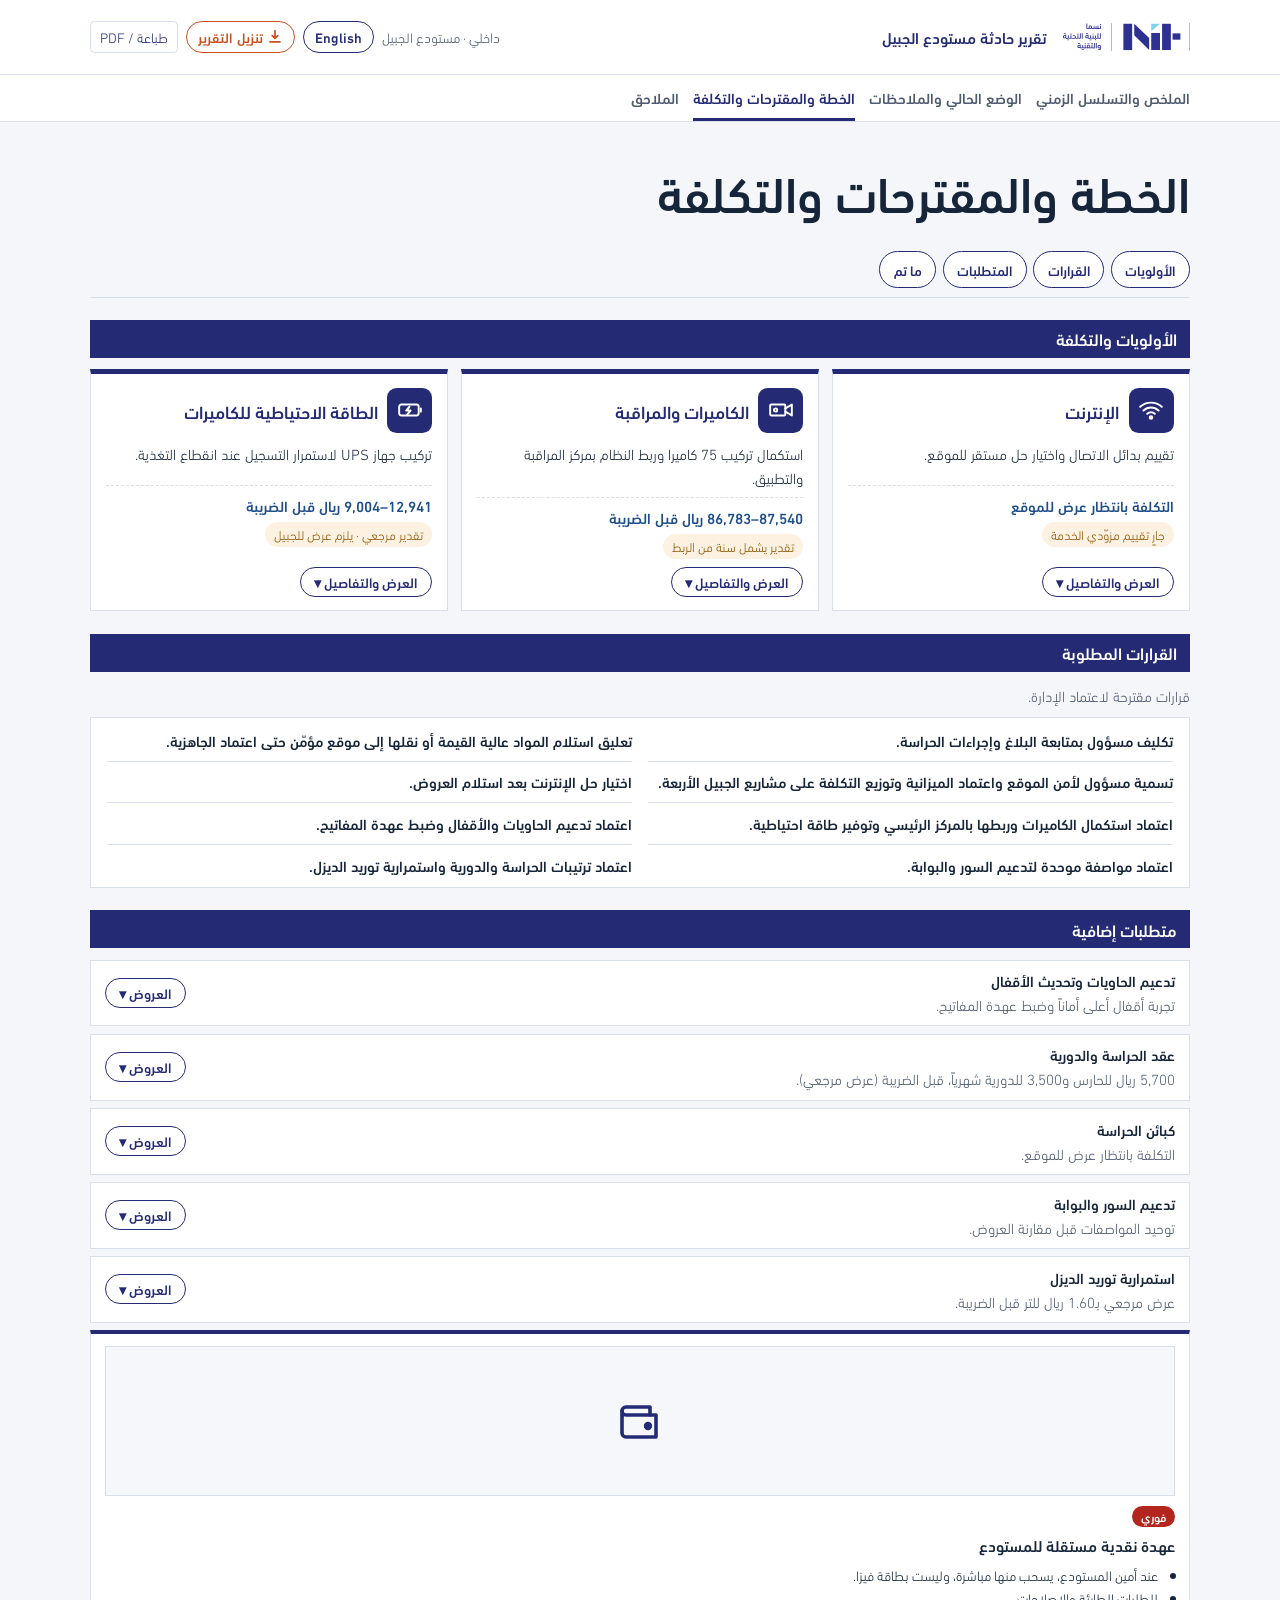
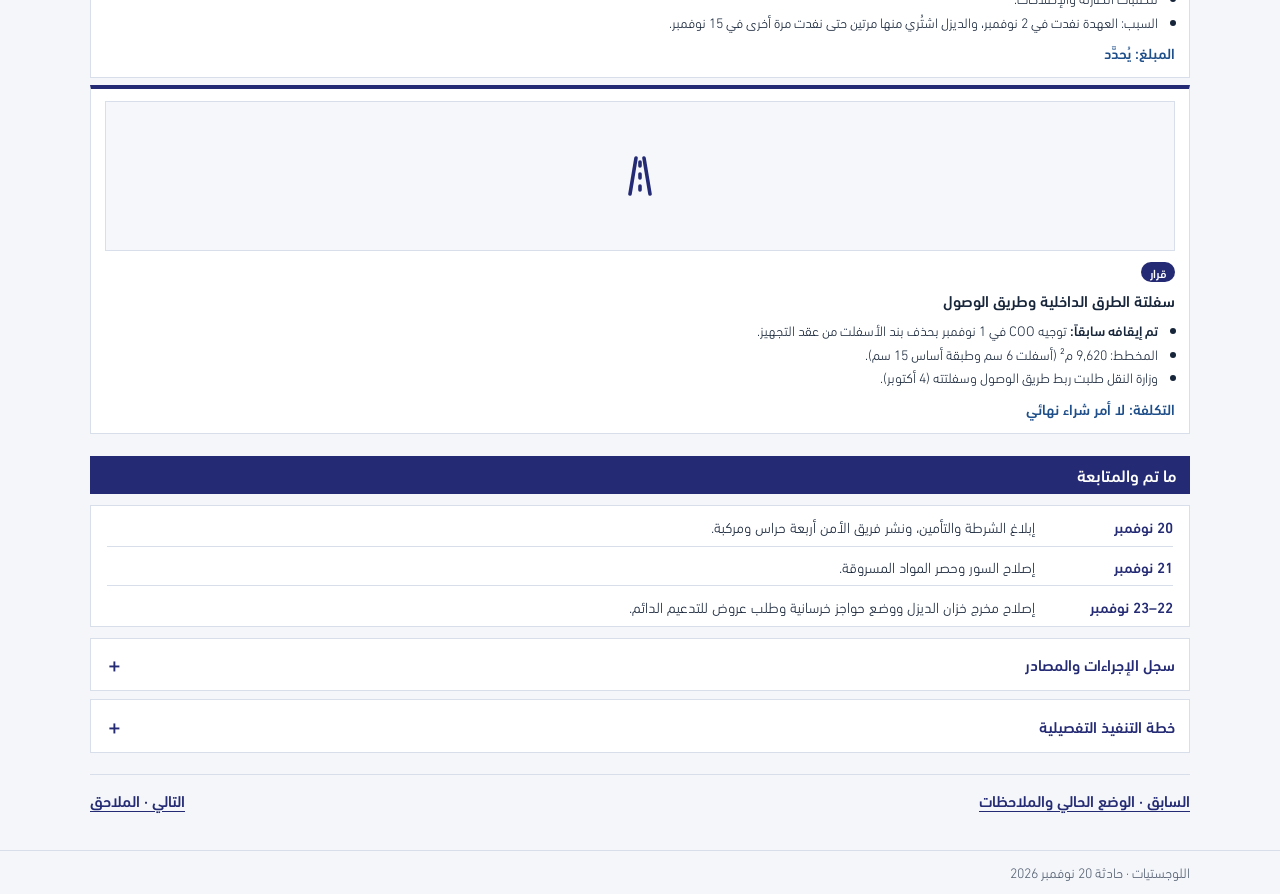
<file: decisions.html>
<!doctype html>
<html lang="ar" dir="rtl"><head><meta charset="utf-8"><meta name="viewport" content="width=device-width, initial-scale=1">
<title>تم النقل</title><script>location.replace('plan.html'+(location.hash&&'plan.html'.indexOf('#')<0?location.hash:''));</script></head>
<body><a href="plan.html">انتقل إلى الصفحة الجديدة</a></body></html>
</file>
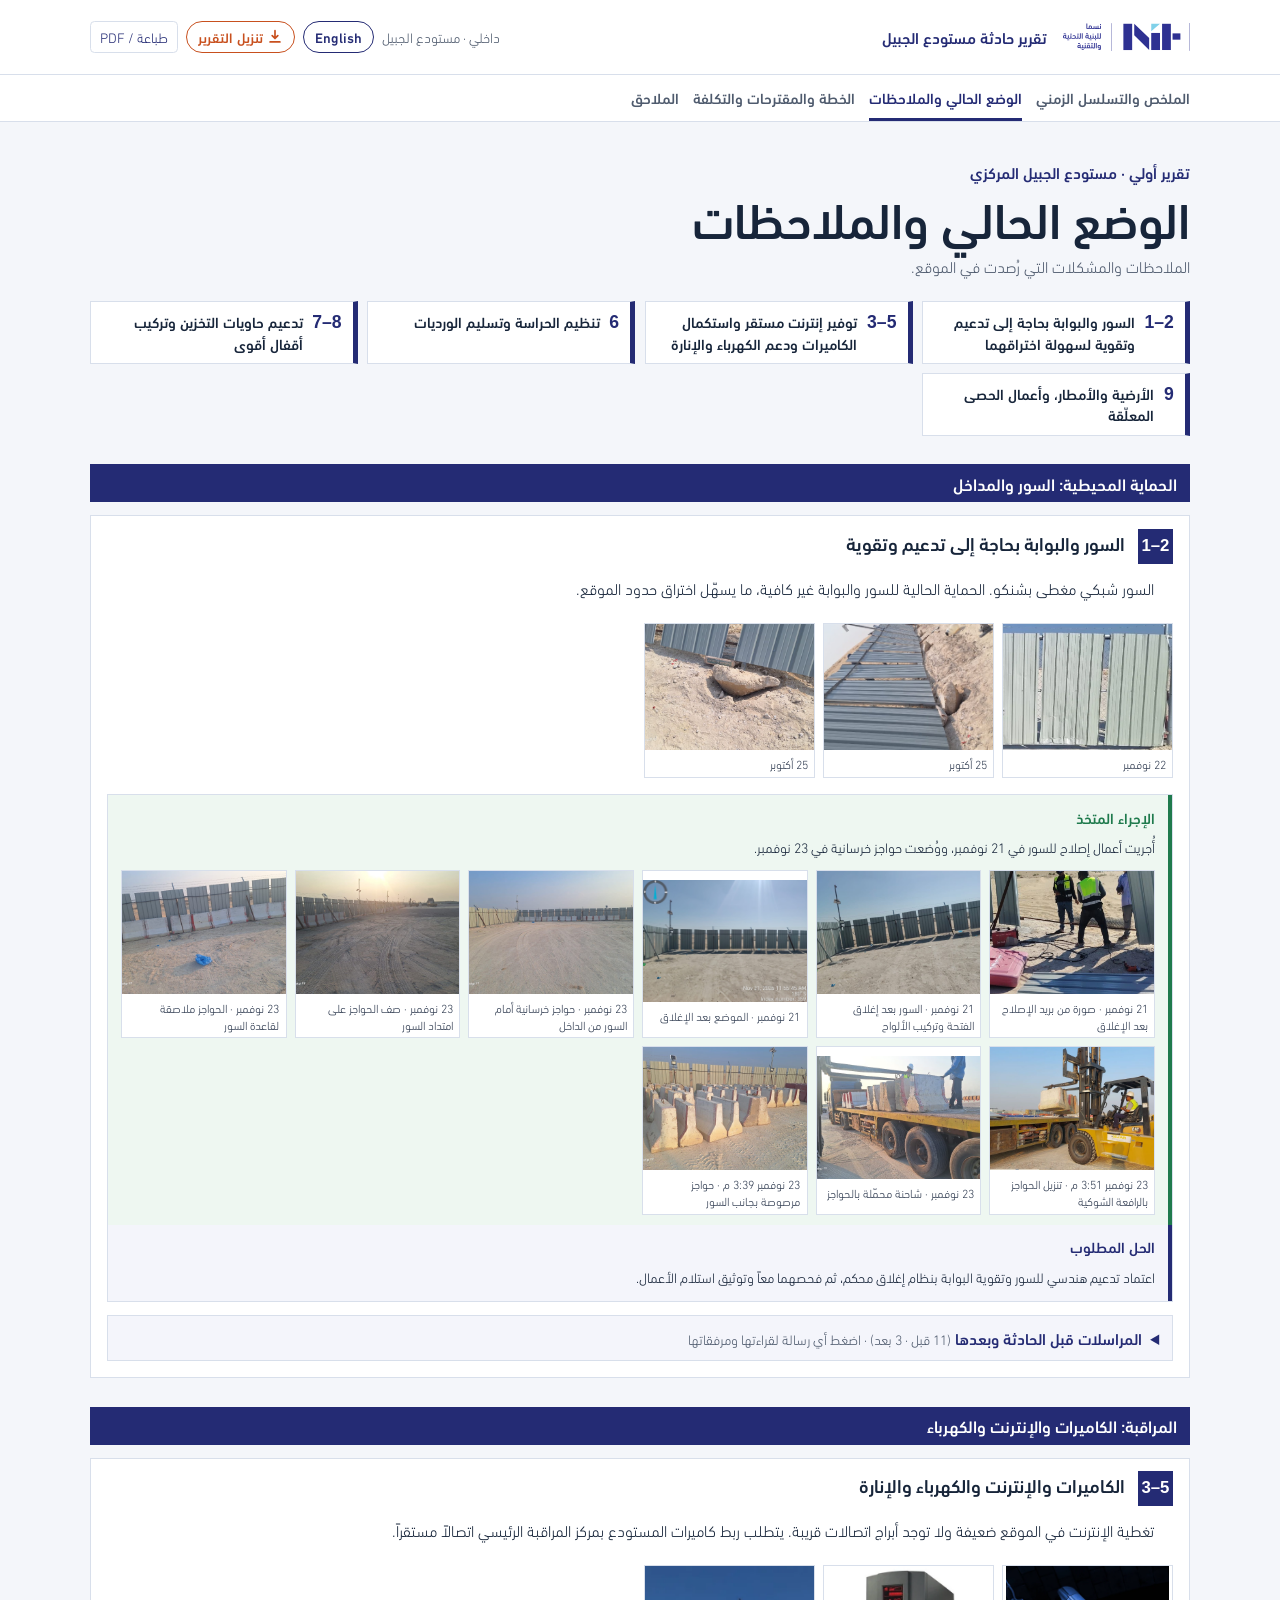
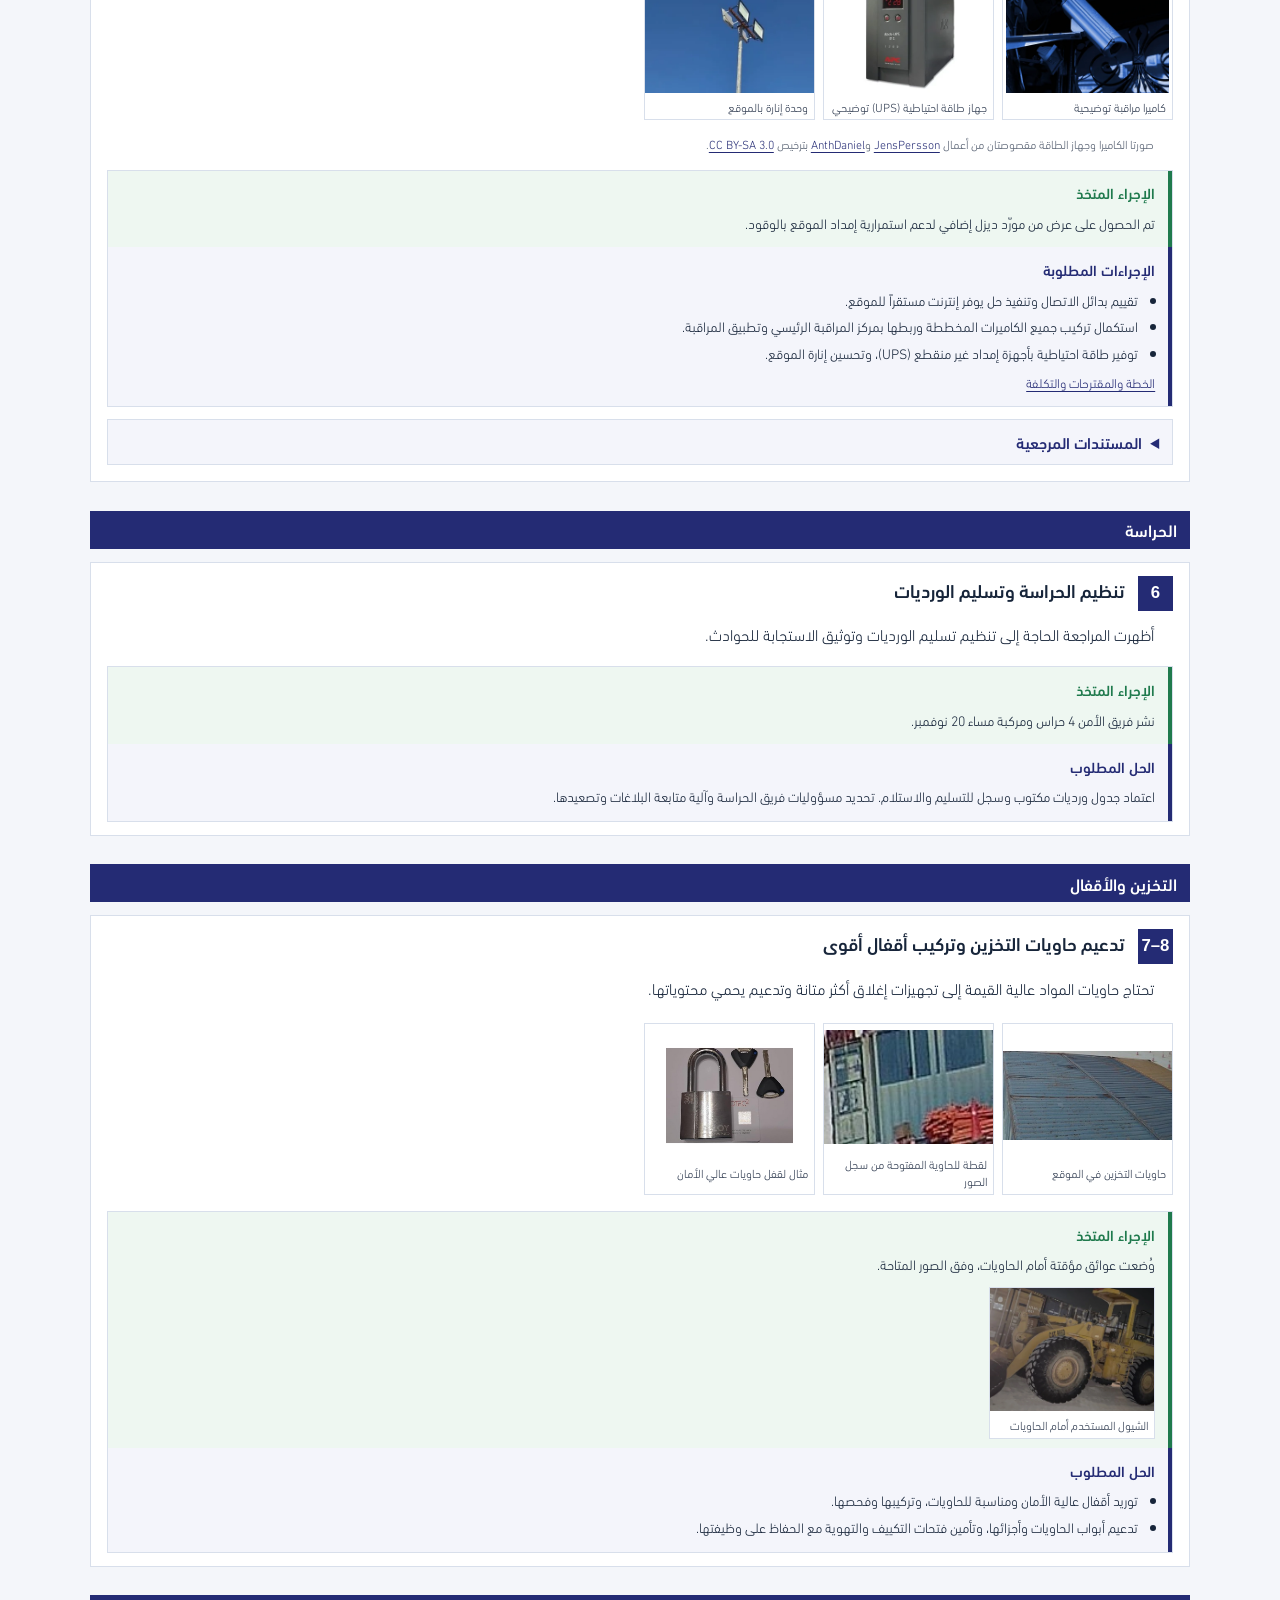
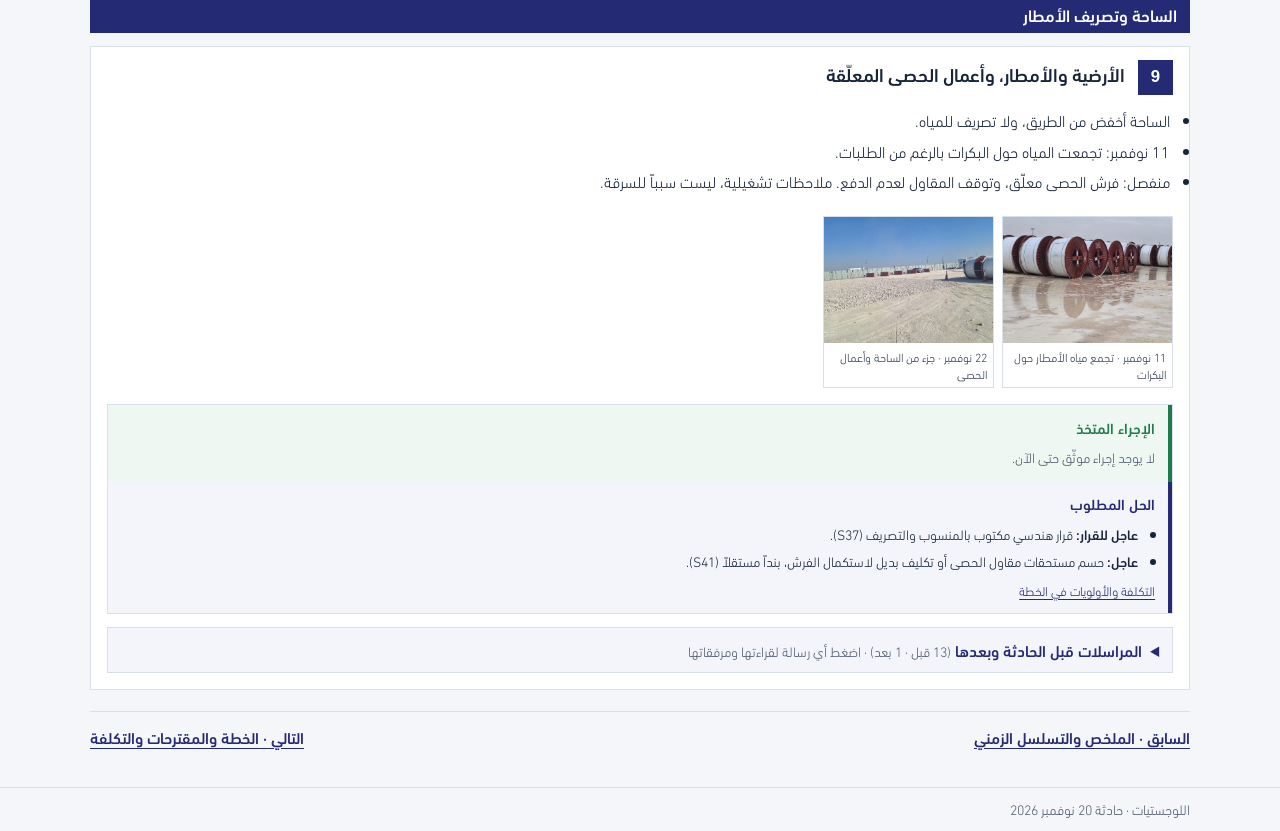
<file: guards.html>
<!doctype html>
<html lang="ar" dir="rtl"><head><meta charset="utf-8"><meta name="viewport" content="width=device-width, initial-scale=1">
<title>تم النقل</title><script>location.replace('observations.html#guards'+(location.hash&&'observations.html#guards'.indexOf('#')<0?location.hash:''));</script></head>
<body><a href="observations.html#guards">انتقل إلى الصفحة الجديدة</a></body></html>
</file>
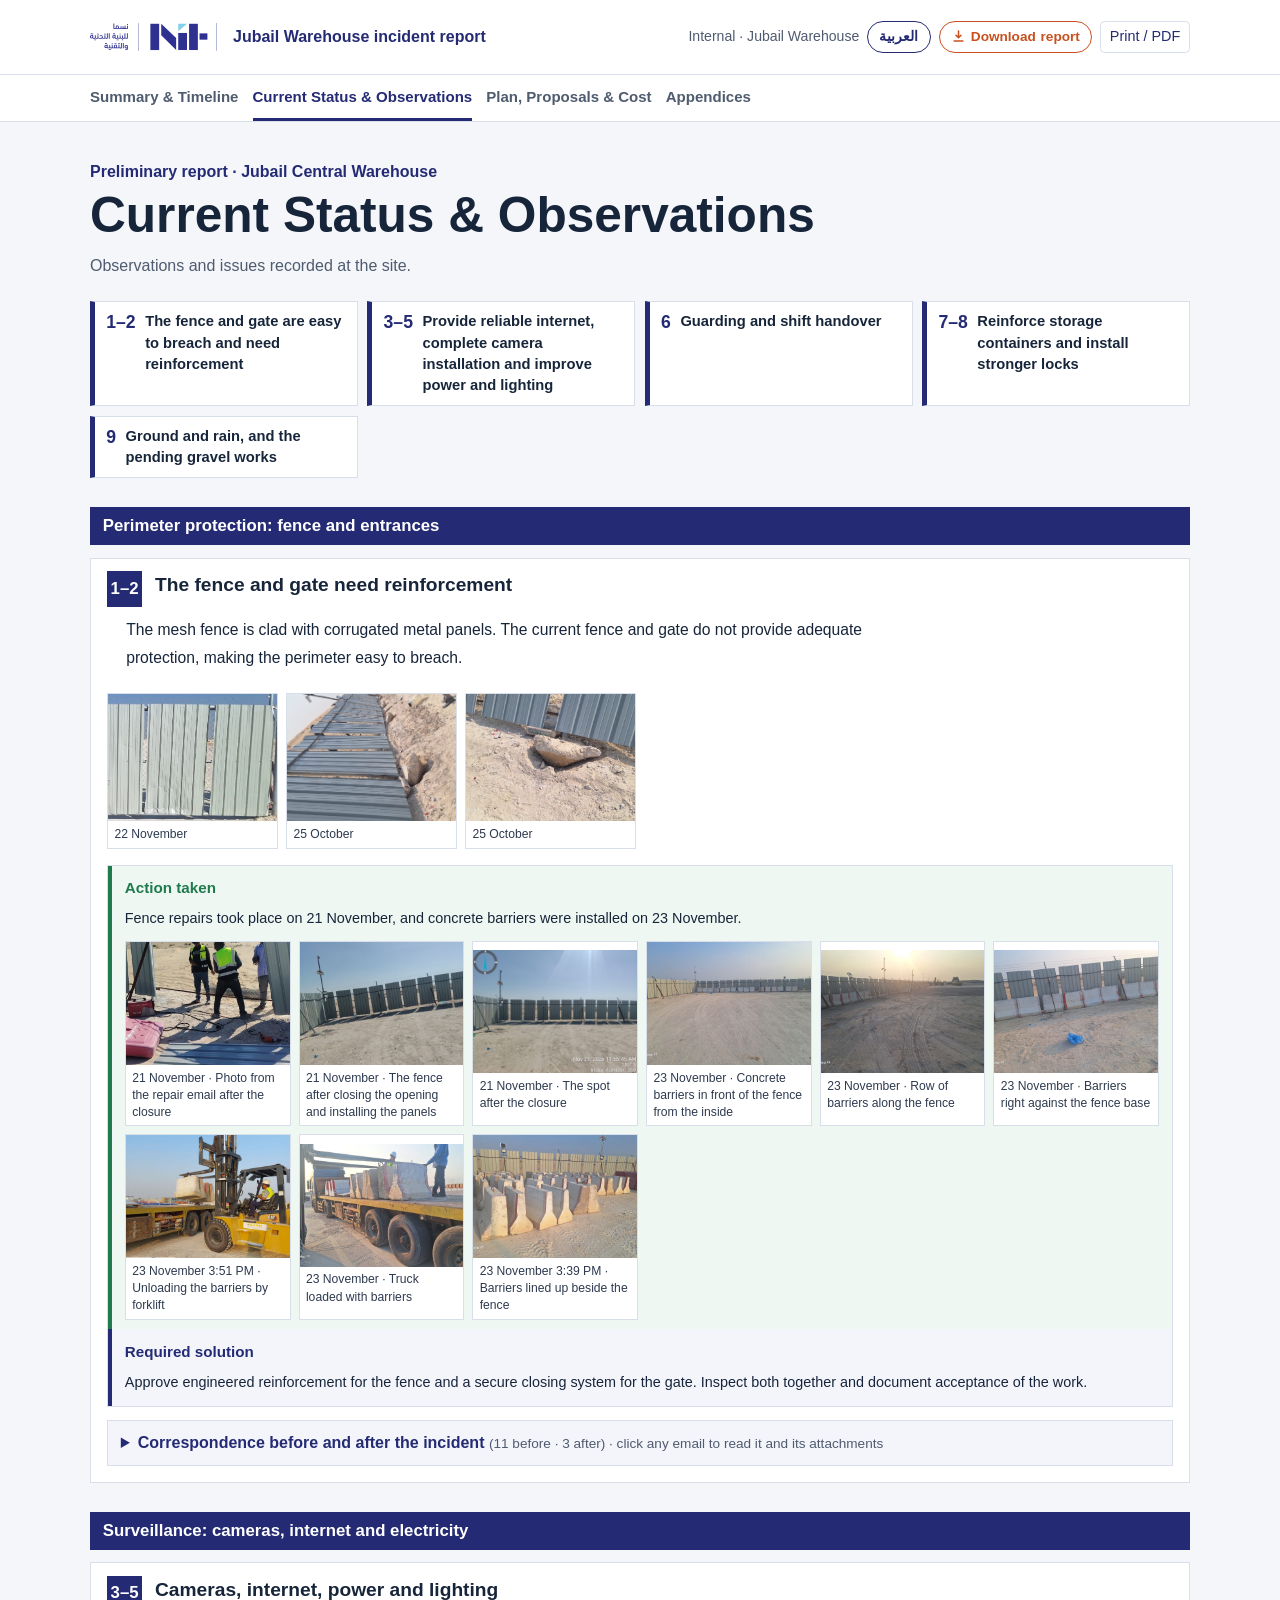
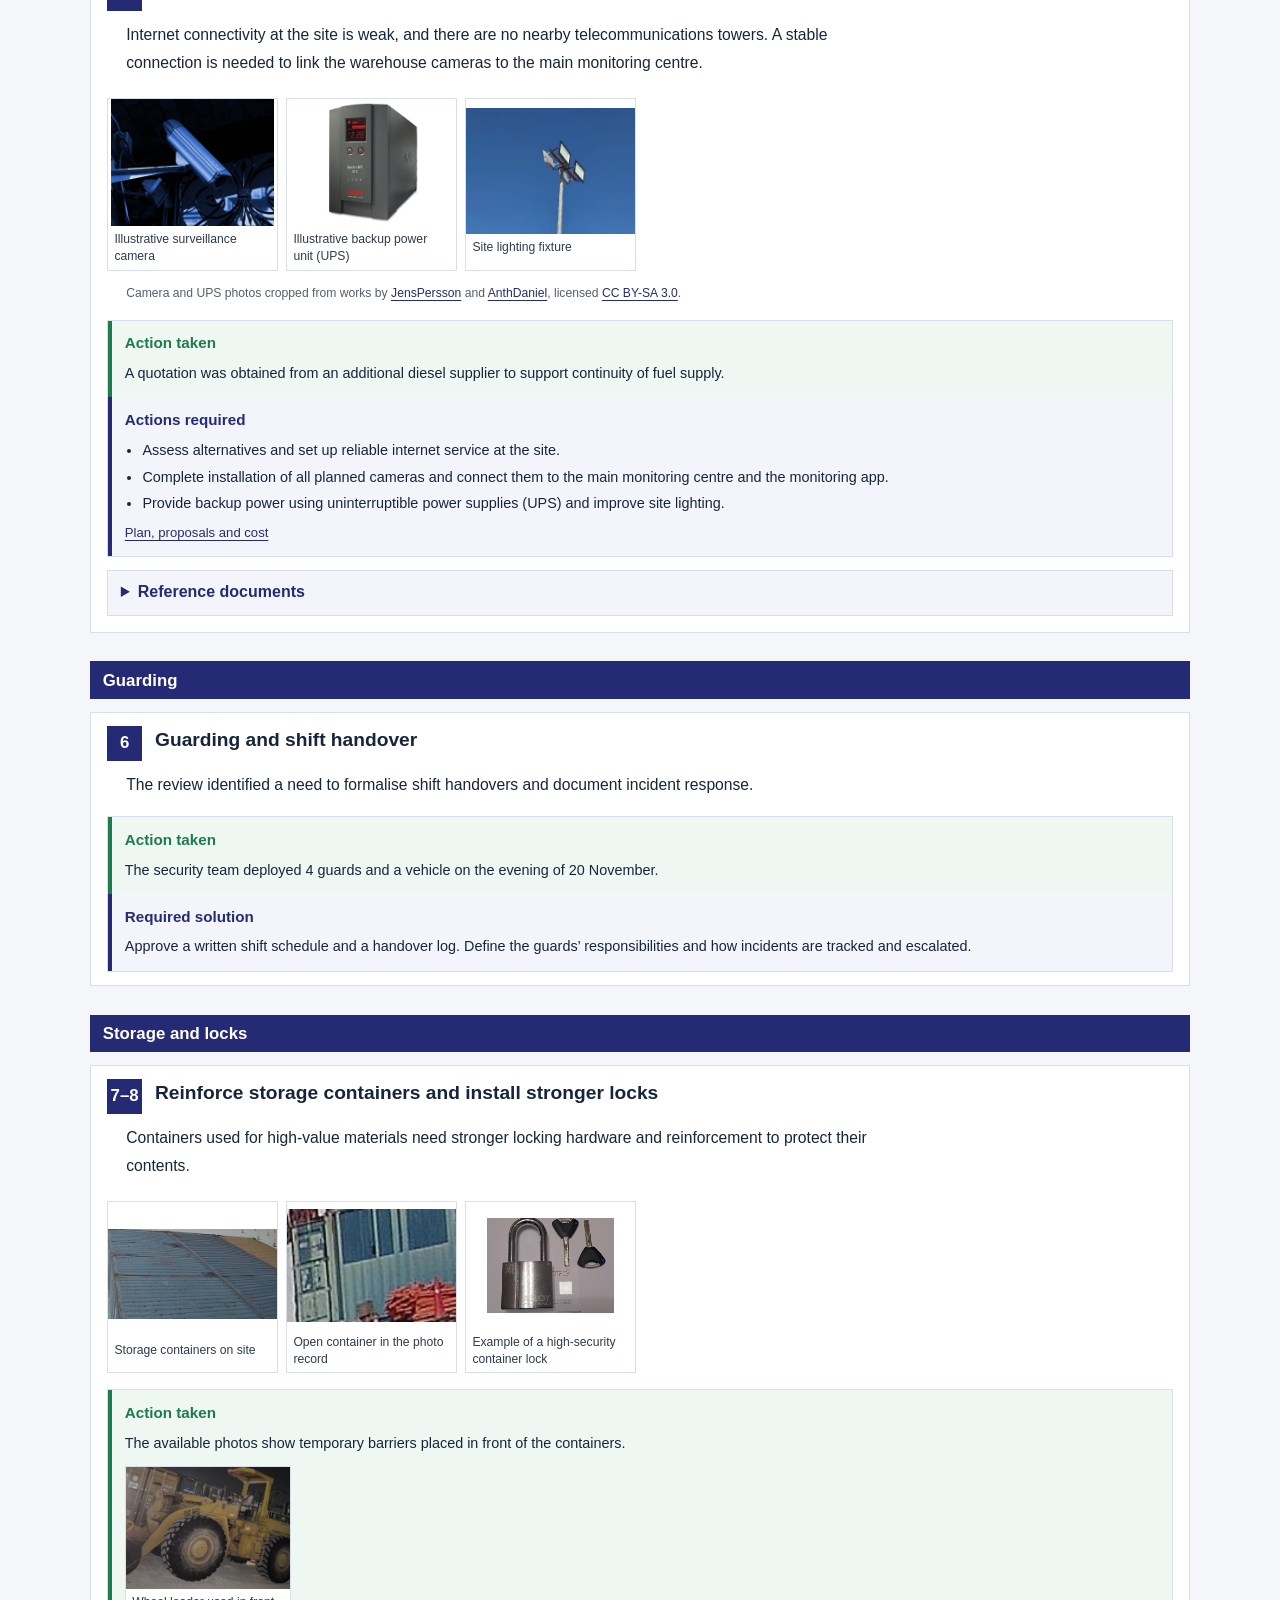
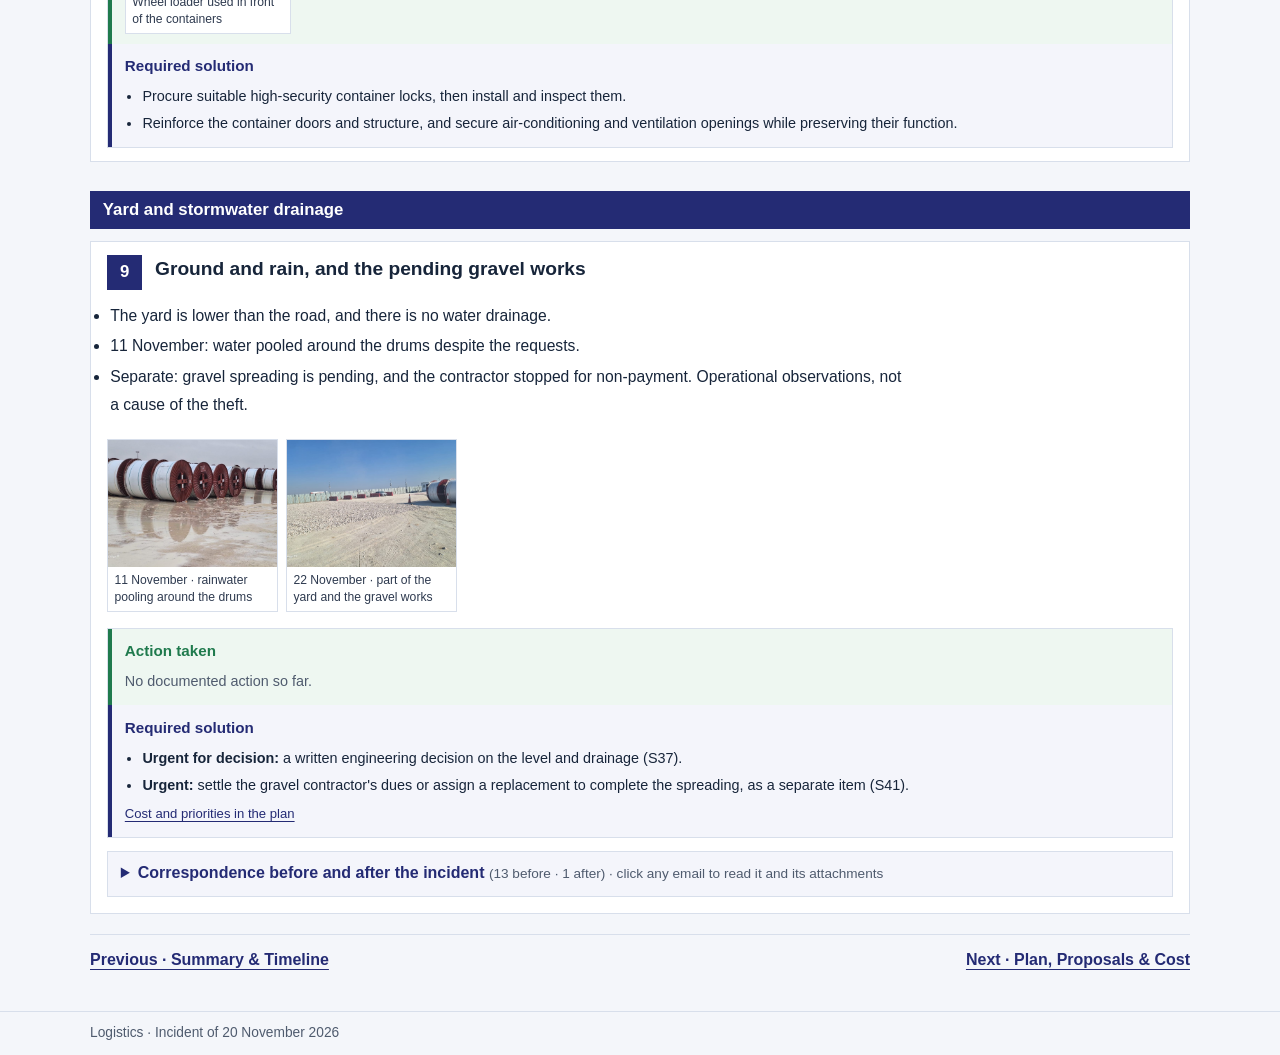
<file: observations-en.html>
<!doctype html>
<html lang="en" dir="ltr">
<head>
 <meta charset="utf-8">
 <meta name="viewport" content="width=device-width, initial-scale=1">
 <title>Current Status &amp; Observations | Jubail Warehouse Incident</title>
 <link rel="stylesheet" href="report.css">
 <link rel="stylesheet" href="attachments.css">
 <script defer src="attachments-data.js"></script>
 <script defer src="attachments-en.js"></script>
 <script defer src="attachments.js"></script>
 <style>.risk-low { background:#e9ecf1; color:#3d4757; }.obs.lvl-high { border-block-start-color:#d9773f; }.obs.lvl-medium { border-block-start-color:#c9a227; }.obs.lvl-low { border-block-start-color:#8a94a6; }.obs.lvl-high.obs-no { background:#8a3b12; }.obs.lvl-medium.obs-no { background:#6b5200; }.obs.lvl-low.obs-no { background:#4f5b6e; }.obs-index { flex-direction:column; gap:.55rem; }.obs-index.lvl { display:flex; flex-wrap:wrap; gap:.4rem; align-items:center; }.obs-index.lvl >.risk { min-width:7.4rem; text-align:center; }.obs-index a { font-weight:500; font-size:.93rem; padding:.3rem.55rem; }.risk-band { display:flex; align-items:center; gap:.7rem; margin:2rem 0.9rem; }.risk-band::after { content:""; flex:1; border-block-start:2px solid var(--line); }.risk-band.risk { font-size:1rem; padding:.2rem.8rem; }.ref { color:var(--muted); font-size:.86rem; font-weight:700; }.new { display:inline-block; padding:.05rem.5rem; border-radius:.25rem; background:#1f7a4d; color:#fff; font-size:.84rem; font-weight:700; }.tag { display:inline-block; padding:0.45rem; border-radius:.2rem; font-size:.8rem; font-weight:700; white-space:nowrap; }.t-ok { background:#e6f4ec; color:#1f7a4d; }.t-user { background:#fdf2e1; color:#9a5b00; }.t-inf { background:#eceefb; color:#3c4aa8; }.t-no { background:#fbe9ea; color:#a3262a; }.legend { display:flex; flex-wrap:wrap; gap:.4rem.9rem; align-items:center; margin:.6rem 0 1rem; color:var(--muted); font-size:.9rem; }.obs.fact-list dt { font-size:.95rem; }.obs.fact-list ul { margin:.1rem 0 0; padding-inline-start:1.1rem; }.obs.fact-list li + li { margin-top:.2rem; }.sol { margin-top:.6rem; font-size:.92rem; color:var(--muted); }.sol strong { color:var(--ink); }.see { margin-top:.5rem; font-weight:700; }.mail-trail.tag { margin-inline-start:.3rem; }
  @media print {.risk-band { break-after:avoid; } }
 </style>
 <link rel="stylesheet" href="obs.css?v=monitoring-photos">
 <script defer src="obs.js"></script>
<style>.tag { display:inline-block; padding:.05rem.5rem; border-radius:.25rem; font-size:.82rem; font-weight:700; white-space:nowrap; border:1px solid transparent; }.t-ok { background:#e6f4ec; color:#1f6b45; border-color:#c4e3d1; }.t-user { background:#fdf2e1; color:#8a5200; border-color:#f0d6ad; }.t-inf { background:#eceefb; color:#3c4aa8; border-color:#cdd2f2; }.t-no { background:#fbe9ea; color:#a3262a; border-color:#efc4c6; }.tag-legend { display:flex; flex-wrap:wrap; gap:.4rem 1rem; align-items:center; margin-top:.7rem; font-size:.9rem; color:var(--muted); }.verdicts.card { border-block-start:3px solid var(--navy); }.verdicts h3 { margin-bottom:.35rem; }.verdicts.tag { margin-bottom:.15rem; }.guard-section { scroll-margin-top:1rem; }.guard-section > h2 { display:flex; align-items:center; gap:.55rem; padding-bottom:.35rem; border-bottom:2px solid var(--navy); color:var(--navy); }.guard-section > h2 span { display:inline-grid; place-items:center; width:1.7rem; height:1.7rem; border:2px solid var(--navy); border-radius:50%; font-size:.95rem; flex:none; }.guard-section > p { margin-top:.55rem; max-width:82ch; }.event-table td:first-child { white-space:nowrap; color:var(--navy); font-weight:700; }.event-table td:nth-child(2) { white-space:nowrap; color:var(--muted); font-size:.9rem; }.event-table td:last-child { white-space:nowrap; }.event-table tr.row-gap td { background:#fdf3f3; }.event-table.tag +.tag { margin-inline-start:.25rem; }.caveat { margin-top:.7rem; padding:.6rem.8rem; background:#fdf8ea; border:1px solid #ecd68f; border-inline-start:4px solid #c9a227; }.caveat strong { color:#6b5200; }.correction { margin-top:.7rem; padding:.6rem.8rem; background:#fdf3f3; border:1px solid #e9bcbd; border-inline-start:4px solid #a4161a; }.media-label { margin-top:1rem; color:var(--navy); font-size:1.02rem; }.media-grid.field-photo a { display:block; }.hypo-table th { width:50%; }.hypo-table td { width:50%; }.hypo-table ul { margin:0; padding-inline-start:1.1rem; }.hypo-table li + li { margin-top:.4rem; }.q-group +.q-group { margin-top:1rem; }.q-group ol { margin:.45rem 0 0; padding-inline-start:1.3rem; }.q-group li + li { margin-top:.4rem; }
  @media(max-width:720px) {.event-table td:first-child,.event-table td:nth-child(2),.event-table td:last-child { white-space:normal; }
  }
  @media print {.caveat,.correction,.tag { border:1px solid #999; }.guard-section { break-inside:auto; } }
 </style>
 <script defer src="lang.js"></script>
</head>
<body>
<a class="skip" href="#main">Skip to content</a>
<header class="site-header">
 <div class="wrap brand">
  <a href="index-en.html"><img src="assets/logo.svg" alt="Nesma Infrastructure &amp; Technology"><span>Jubail Warehouse incident report</span></a>
  <div class="header-actions"><span class="meta">Internal · Jubail Warehouse</span> <a class="lang-switch" href="observations.html" lang="ar" hreflang="ar">العربية</a> <details class="export-menu"><summary><span class="ppt-w">Download </span>report</summary><div class="export-pop"><div class="export-row"><b>PowerPoint</b><a href="assets/docs/Jubail-Incident-Report-AR.pptx" download>Arabic</a><a href="assets/docs/Jubail-Incident-Report-EN.pptx" download>English</a></div><div class="export-row"><b>Word</b><a href="assets/docs/Jubail-Incident-Report-AR.docx" download>Arabic</a><a href="assets/docs/Jubail-Incident-Report-EN.docx" download>English</a></div></div></details> <button type="button" class="print-button" data-print>Print / PDF</button></div>
 </div>
 <nav class="navigation" aria-label="Report sections"><ul class="wrap"><li><a href="index-en.html">Summary &amp; Timeline</a></li><li><a href="observations-en.html" aria-current="page">Current Status &amp; Observations</a></li><li><a href="plan-en.html">Plan, Proposals &amp; Cost</a></li><li><a href="appendices-en.html">Appendices</a></li></ul></nav>
</header>
<main class="wrap" id="main" tabindex="-1">
<header class="heading"><p class="context">Preliminary report · Jubail Central Warehouse</p><h1>Current Status &amp; Observations</h1>
<p class="intro">Observations and issues recorded at the site.</p></header>
<nav class="obs-summary" aria-label="Observations summary"><a href="#fence"><bdi class="n">1–2</bdi><span class="t">The fence and gate are easy to breach and need reinforcement</span></a><a href="#cameras"><bdi class="n">3–5</bdi><span class="t">Provide reliable internet, complete camera installation and improve power and lighting</span></a><a href="#guards"><span class="n">6</span><span class="t">Guarding and shift handover</span></a><a href="#storage"><bdi class="n">7–8</bdi><span class="t">Reinforce storage containers and install stronger locks</span></a><a href="#yard"><span class="n">9</span><span class="t">Ground and rain, and the pending gravel works</span></a></nav>
<h2 class="obs-cat">Perimeter protection: fence and entrances</h2><article class="ob" id="fence">
<header class="ob-head" id="gate"><bdi class="ob-no">1–2</bdi><div><h3>The fence and gate need reinforcement</h3></div></header>
<p class="ob-text">The mesh fence is clad with corrugated metal panels. The current fence and gate do not provide adequate protection, making the perimeter easy to breach.</p>
<div class="ob-media">
<button type="button" data-img="assets/obs/perimeter-gate.webp" data-title="22 November"><img src="assets/obs/perimeter-gate.webp" alt="Gate" loading="lazy"><time class="cap" datetime="2026-11-22">22 November</time></button>
<button type="button" data-img="assets/fence-collapse-1.jpg" data-title="25 October"><img src="assets/fence-collapse-1.jpg" alt="Fence" loading="lazy"><time class="cap" datetime="2026-10-25">25 October</time></button>
<button type="button" data-img="assets/fence-base-1.jpg" data-title="25 October"><img src="assets/fence-base-1.jpg" alt="Fence base" loading="lazy"><time class="cap" datetime="2026-10-25">25 October</time></button>
</div>

<div class="ob-action"><div class="act-done"><h4>Action taken</h4><p>Fence repairs took place on <bdi>21</bdi> November, and concrete barriers were installed on <bdi>23</bdi> November.</p><div class="ob-media act-media"><button type="button" data-img="assets/obs/fence-closed-1.jpg" data-title="21 November · Photo from the repair email after the closure"><img src="assets/obs/fence-closed-1.jpg" alt="21 November · Photo from the repair email after the closure" loading="lazy"><span class="cap">21 November · Photo from the repair email after the closure</span></button><button type="button" data-img="assets/obs/fence-closed-2.jpg" data-title="21 November · The fence after closing the opening and installing the panels"><img src="assets/obs/fence-closed-2.jpg" alt="21 November · The fence after closing the opening and installing the panels" loading="lazy"><span class="cap">21 November · The fence after closing the opening and installing the panels</span></button><button type="button" data-img="assets/fence-after-wide.jpg" data-title="21 November · The spot after the closure"><img src="assets/fence-after-wide.jpg" alt="21 November · The spot after the closure" loading="lazy"><span class="cap">21 November · The spot after the closure</span></button><button type="button" data-img="assets/obs/barriers-1.jpg" data-title="23 November · Concrete barriers in front of the fence from the inside"><img src="assets/obs/barriers-1.jpg" alt="23 November · Concrete barriers in front of the fence from the inside" loading="lazy"><span class="cap">23 November · Concrete barriers in front of the fence from the inside</span></button><button type="button" data-img="assets/obs/barriers-2.jpg" data-title="23 November · Row of barriers along the fence"><img src="assets/obs/barriers-2.jpg" alt="23 November · Row of barriers along the fence" loading="lazy"><span class="cap">23 November · Row of barriers along the fence</span></button><button type="button" data-img="assets/obs/barriers-3.jpg" data-title="23 November · Barriers right against the fence base"><img src="assets/obs/barriers-3.jpg" alt="23 November · Barriers right against the fence base" loading="lazy"><span class="cap">23 November · Barriers right against the fence base</span></button><button type="button" data-img="assets/obs/barriers-4.jpg" data-title="23 November 3:51 PM · Unloading the barriers by forklift"><img src="assets/obs/barriers-4.jpg" alt="23 November 3:51 PM · Unloading the barriers by forklift" loading="lazy"><span class="cap">23 November 3:51 PM · Unloading the barriers by forklift</span></button><button type="button" data-img="assets/obs/barriers-5.jpg" data-title="23 November · Truck loaded with barriers"><img src="assets/obs/barriers-5.jpg" alt="23 November · Truck loaded with barriers" loading="lazy"><span class="cap">23 November · Truck loaded with barriers</span></button><button type="button" data-img="assets/obs/barriers-6.jpg" data-title="23 November 3:39 PM · Barriers lined up beside the fence"><img src="assets/obs/barriers-6.jpg" alt="23 November 3:39 PM · Barriers lined up beside the fence" loading="lazy"><span class="cap">23 November 3:39 PM · Barriers lined up beside the fence</span></button></div></div>
<div class="act-sol"><h4>Required solution</h4><p>Approve engineered reinforcement for the fence and a secure closing system for the gate. Inspect both together and document acceptance of the work.</p></div></div>

<details class="ob-mail"><summary>Correspondence before and after the incident <span class="muted">(11 before · 3 after) · click any email to read it and its attachments</span></summary><ol class="mail-list">
<li><details class="mail-item"><summary><time>2026-07-28 · 12:03</time><span><b>Logistics requests adding sheet-metal cladding (shinko) to the entire fence, with gaps to reduce wind, and post bases 50×50 cm at a depth of 80 cm, within the purchase order</b><span class="who">Amr Elkholy · RE: Store yard area for Jubail Projects</span></span></summary>
<div class="mail-body"><div class="mail-meta">From: Amr Elkholy · 2026-07-28 12:03<br>To: ayman.hegazy@nesmainfrastructure.com, soumya.k@nesmainfrastructure.com<br>Subject: RE: Store yard area for Jubail Projects · <a href="https://outlook.office365.com/owa/?ItemID=AAkALgAAAAAAHYQDEapmEc2byACqAC%2FEWg0A%2B3dbXLlQTkGbpAjT6IBJPQAAxzoi8QAA&amp;exvsurl=1&amp;viewmodel=ReadMessageItem" target="_blank" rel="noopener">Open in Outlook</a></div><div class="mail-text">Dear Mr. Ayman,

Based on the agreement reached with Mr. Fikri regarding the necessity of securing the warehouse and completing the required preparations as soon as possible, we kindly request that the following items be included in the Purchase Order for the warehouse,

1. Construction of two (2) closed warehouses, each measuring 40 × 40 Mt, one of which shall be air-conditioned, and the floor level of both warehouses shall be higher than the surrounding area.

1. Construction of internal access roads as shown in the attached draft.

1. Construction of a shad area between the two warehouses measuring 80 × 40 Mt, as shown in the attached draft.

1. Installation of CCTV cameras to cover all laydown areas, the two warehouses, and the shed area.

1. Installation of a firefighting system inside the closed warehouses.

1. Provision of fifty (50) fire extinguishers to be distributed across the open areas.

1. Installation of corrugated metal sheets (Shinko) on the entire fence, with appropriate gaps to mitigate wind effects.

1. Fence post foundations shall be 50 × 50 cm and 80 cm deep.

1. Provision of security patrols with vehicles, as the site is located in a remote desert area that is uninhabited.

We kindly request that these items be added to the Purchase Order at the earliest possible time, with confirmation that they will be executed in accordance with the approved technical requirements.

Best regards,</div><div class="mail-atts"><a href="assets/mail/b97e476b90-STORE-AREA-BACKFILLING.jpg" target="_blank" rel="noopener">📎 STORE AREA BACKFILLING.jpg</a></div></div></details></li>
<li><details class="mail-item"><summary><time>2026-07-28 · 13:54</time><span><b>Procurement replies that adding the items means re-tendering the package, that the fence post bases overlap with the priced bill of quantities, and proposes proceeding with the previous scope</b><span class="who">Ayman Hegazy · RE: Store yard area for Jubail Projects</span></span></summary>
<div class="mail-body"><div class="mail-meta">From: Ayman Hegazy · 2026-07-28 13:54<br>To: abdulhaseeb.almasri@nesmainfrastructure.com, abdulrahman.hussein@nesmainfrastructure.com, amr.elkholy@nesmainfrastructure.com, soumya.k@nesmainfrastructure.com<br>Subject: RE: Store yard area for Jubail Projects · <a href="https://outlook.office365.com/owa/?ItemID=AAkALgAAAAAAHYQDEapmEc2byACqAC%2FEWg0A%2B3dbXLlQTkGbpAjT6IBJPQAAxzpdtwAA&amp;exvsurl=1&amp;viewmodel=ReadMessageItem" target="_blank" rel="noopener">Open in Outlook</a></div><div class="mail-text">Dears,

The contract for the Jubail Store Area Preparation scope, as received from Somya, was ready to be sent to the supplier for signature by the end of today.

I propose we proceed with it as planned. Adding the items received today would require re-issuing the package to the contractors for study and pricing, delaying works that are already ready for award.

The new items also cannot be priced as submitted. No quantities or technical specifications were provided for the warehouses, shed, firefighting system, CCTV coverage, or security patrols. Some items also overlap with the BOQ already priced (Preparation scope) — internal access roads, CCTV, and the fence post foundations.

Kindly approve proceeding with the previously issued scope so the contract can be finalized without further delay.

Separately, we propose engaging a new contractor for the additional scope, to support the urgent completion required.

We await your clarification on the items received today so they can be issued for pricing. Please confirm.</div><div class="mail-atts"><a href="assets/mail/944113f2bb-STORE-AREA-BACKFILLING.jpg" target="_blank" rel="noopener">📎 STORE AREA BACKFILLING.jpg</a></div></div></details></li>
<li><details class="mail-item"><summary><time>2026-07-28 · 17:07</time><span><b>Logistics clarifies the specification: sheet metal 0.4-0.5 mm with regular gaps, the fence bases were requested earlier, and the 50×50×80 cm size is a recommendation if additional works are needed</b><span class="who">Amr Elkholy · RE: Store yard area for Jubail Projects</span></span></summary>
<div class="mail-body"><div class="mail-meta">From: Amr Elkholy · 2026-07-28 17:07<br>To: ayman.hegazy@nesmainfrastructure.com, abdulhaseeb.almasri@nesmainfrastructure.com, abdulrahman.hussein@nesmainfrastructure.com, soumya.k@nesmainfrastructure.com<br>Subject: RE: Store yard area for Jubail Projects · <a href="https://outlook.office365.com/owa/?ItemID=AAkALgAAAAAAHYQDEapmEc2byACqAC%2FEWg0A%2B3dbXLlQTkGbpAjT6IBJPQAAxzp51QAA&amp;exvsurl=1&amp;viewmodel=ReadMessageItem" target="_blank" rel="noopener">Open in Outlook</a></div><div class="mail-text">Dear Mr. Ayman,

With reference to your mail in the below please review the below clarify for your information and action.

1. Construction of two (2) closed warehouses

Each warehouse: 40 m × 40 m.

- One warehouse shall be fully air conditioned, the second shall be non air conditioned and provided with ventilation fans only.

- Wall and roof cladding: Insulated aluminum foil insulation rolls.

- Floor: Reinforced concrete slab, minimum 20–25 cm thick, elevated 25-35 cm above the surrounding finished ground level to ensure proper drainage and prevent water ingress.

- Floor finish: Hardened concrete (power-trowelled) with epoxy coating in the air-conditioned warehouse.

- Doors: Minimum two (2) doors (one on each side) of size 4.0 m × 4.5 m, plus one personnel access door.

- Lighting, electrical, and drainage systems shall be included as per standard warehouse requirements.

- Pole lighting shall be provided for the entire laydown area.

1. Construction of internal access roads

- Roads shall be constructed exactly as shown in the attached draft layout.

- Note: The works for the full area have already been ordered by Mr. Somya.

- Typical cross-section Sub-base: 20–25 cm crushed aggregate

– New requirement: 12–15 cm road of laydown area.

- Minimum width: 8–10 m (exact location to be confirmed from the drawing).

- Proper camber, side drainage ditches, and compacted shoulders shall be provided.

- All roads shall be designed for heavy truck loading.

1. Construction of a shed area between the two warehouses

- Dimensions: 80 m × 40 m (as shown in the attached draft).

- Structure: Open-sided steel shed with Shinko roof only.

- Roof cladding: Color-coated corrugated steel sheets (minimum 0.5 mm thick) with adequate slope for rainwater drainage.

- Tube columns founded on reinforced concrete pedestals.

- Clear height under the lowest roof member: minimum 4.0–5.0 m (to allow free movement of forklifts).

1. Installation of CCTV cameras “it will be finalized after finishing the old PO”

- Coverage required: All laydown areas, both closed warehouses (internal &amp; external), and the shed area.

- Cameras: IP-based, minimum 5 MP resolution, day/night capability, with IR illumination for night vision (minimum 30–50 m).

- Recording: Network Video Recorder (NVR) with minimum 30 days continuous recording capacity.

1. Installation of a firefighting system inside the closed warehouses

- Automatic fire detection and alarm system (smoke/heat detectors) connected to a central control panel.

- Firefighting system: Automatic sprinkler system (wet-pipe type) complete with a 15,000-liter water tank, designed in accordance with NFPA 13 or equivalent Saudi Civil Defense requirements.

- All equipment, piping, pumps, and related civil works shall be included.

1. Provision of fifty (50) fire extinguishers

- Quantity: 50 units to be distributed across the open areas, laydown yards, and around the warehouses/shed.

- Type: Dry chemical powder (ABC type), minimum 6–9 kg capacity each.

1. Installation of corrugated metal sheets (Shinko) on the entire fence

- Full cladding of the existing/new fence using corrugated galvanized steel sheets (Shinko).

- Sheet thickness: minimum 0.4–0.5 mm.

- Sheets shall be fixed with appropriate gaps (openings) at regular intervals to reduce wind load and prevent the fence from acting as a solid wall.

- Note: Fence post foundations have already been ordered by Mr. Soumya for the entire area.

- Recommended foundation size (if any additional works are required): 50 cm × 50 cm in plan and 80 cm deep below finished ground level.

1. Provision of security patrols with vehicles

- Continuous security patrols using vehicles due to the remote desert location of the site.

- Minimum requirement: One (1) patrol vehicle with three (3) security guards operating on a 24-hour basis.

Don&#x27;t hesitate to ask for help or any information.

Best Regards,</div></div></details></li>
<li><details class="mail-item"><summary><time>2026-09-06 · 13:37</time><span><b>Projects: fence works cannot start before the base course and compaction are completed because the soil is very loose</b><span class="who">Hesham Ibrahim · Re: Construction of Jubail warehouse </span></span></summary>
<div class="mail-body"><div class="mail-meta">From: Hesham Ibrahim · 2026-09-06 13:37<br>To: ayman.hegazy@nesmainfrastructure.com, e.ahmed@nesmainfrastructure.com, soumya.k@nesmainfrastructure.com<br>Subject: Re: Construction of Jubail warehouse  · <a href="https://outlook.office365.com/owa/?ItemID=AAkALgAAAAAAHYQDEapmEc2byACqAC%2FEWg0A%2B3dbXLlQTkGbpAjT6IBJPQAA4Q0MpwAA&amp;exvsurl=1&amp;viewmodel=ReadMessageItem" target="_blank" rel="noopener">Open in Outlook</a></div><div class="mail-text">Dear all.

We cannot start the fence works at this stage.
The subbase and compaction must be completed first.

The soil is very loose, and without the subbase and proper compaction,
the fence will be damaged during compaction.

which would lead to rework and additional repair costs.
This would create unnecessary extra expense with no benefit.

As mentioned in my first email, the best way to keep the work moving
is to after payed 15% advance payment for Dhafer Theeb AL Yami Company
so they can supply the subbase.

Best regards.</div><div class="mail-atts"><a href="assets/mail/1deb4d5374-WhatsApp-Image-2026-09-03-at-1-13-02-PM.jpeg" target="_blank" rel="noopener">📎 WhatsApp Image 2026-09-03 at 1.13.02 PM (2).jpeg</a><a href="assets/mail/4bc87e9e75-WhatsApp-Image-2026-09-03-at-1-13-03-PM.jpeg" target="_blank" rel="noopener">📎 WhatsApp Image 2026-09-03 at 1.13.03 PM (2).jpeg</a><a href="assets/mail/9e7603d6d8-WhatsApp-Image-2026-09-03-at-1-13-03-PM.jpeg" target="_blank" rel="noopener">📎 WhatsApp Image 2026-09-03 at 1.13.03 PM (3).jpeg</a></div></div></details></li>
<li><details class="mail-item"><summary><time>2026-10-25 · 13:10</time><span><b>Fence collapse report: the fence base was not built to specification, the contractor is held responsible for the stored materials, and completion of the works and the barbed wire is requested this week</b><span class="who">Amr Elkholy · RE: Warehouse Design Review and Approval</span></span></summary>
<div class="mail-body"><div class="mail-meta">From: Amr Elkholy · 2026-10-25 13:10<br>To: ayman.hegazy@nesmainfrastructure.com, a.farghaly@nesmainfrastructure.com, e.ahmed@nesmainfrastructure.com, hesham.ibrahim@nesmainfrastructure.com, mohammed.kharboush@nesmainfrastructure.com<br>Subject: RE: Warehouse Design Review and Approval · <a href="https://outlook.office365.com/owa/?ItemID=AAkALgAAAAAAHYQDEapmEc2byACqAC%2FEWg0A%2B3dbXLlQTkGbpAjT6IBJPQABADNS%2BQAA&amp;exvsurl=1&amp;viewmodel=ReadMessageItem" target="_blank" rel="noopener">Open in Outlook</a></div><div class="mail-text">Dear Mr. Ayman and Mr. Hesham,

I am writing to request urgent and necessary actions against the subcontractor responsible for the Jubail warehouse works.

As clearly shown in the attached photos, the fence base was not executed according to the required specifications. This has resulted in the fence collapsing without any apparent external cause, which clearly indicates its structural weakness.

I hold the subcontractor fully responsible for the materials already received and stored inside the warehouse, given the potential risks that may arise from this incident.

Please be informed that the gravel subcontractor has not yet completed the works assigned to him. Material deliveries have already started, which will result in the warehouse not being ready. Once the materials are received, it will be difficult to clear the area again for the subcontractor to complete his remaining works.

I therefore request that you take the appropriate actions to urge the subcontractor to finish all assigned works during the current week, particularly the installation of the agreed barbed wire.

In addition, the delay in completing the electrical works and installing the hangars will also negatively affect the receipt and proper securing of the materials that need to be stored.

Accordingly, your prompt action to push the subcontractors to complete the warehouse works is highly required, as additional material shipments are expected to arrive during the current month.

Best Regards,</div><div class="mail-atts"><a href="assets/mail/bae638d2f7-1a9c3b19-9cfd-4c1d-ac29-9251e972e8d4.jpg" target="_blank" rel="noopener">📎 1a9c3b19-9cfd-4c1d-ac29-9251e972e8d4.jpg</a><a href="assets/mail/289612dce3-1d4204f0-954b-4274-88e4-958797f299b1.jpg" target="_blank" rel="noopener">📎 1d4204f0-954b-4274-88e4-958797f299b1.jpg</a><a href="assets/mail/76d545fcc5-28fd3157-bd36-4fc9-b394-31fa5f11b0db.jpg" target="_blank" rel="noopener">📎 28fd3157-bd36-4fc9-b394-31fa5f11b0db.jpg</a><a href="assets/mail/5fde43c6ca-331e99cf-3f50-41c2-b8a3-9005e1c249ab.jpg" target="_blank" rel="noopener">📎 331e99cf-3f50-41c2-b8a3-9005e1c249ab.jpg</a><a href="assets/mail/2efe54ef7d-3505d53c-b313-451d-9111-35f865d1f804.jpg" target="_blank" rel="noopener">📎 3505d53c-b313-451d-9111-35f865d1f804.jpg</a><a href="assets/mail/a40e5b7937-3ca9f824-4021-4b0f-a7c7-d9f656e3132c.jpg" target="_blank" rel="noopener">📎 3ca9f824-4021-4b0f-a7c7-d9f656e3132c.jpg</a><a href="assets/mail/ead9bd98ec-af5e84d6-cdca-4c5e-9b54-07c725d44b7f.jpg" target="_blank" rel="noopener">📎 af5e84d6-cdca-4c5e-9b54-07c725d44b7f.jpg</a><a href="assets/mail/df7dde6de7-e4e67f44-aa8e-4b37-b6f0-4b3084826926.jpg" target="_blank" rel="noopener">📎 e4e67f44-aa8e-4b37-b6f0-4b3084826926.jpg</a><a href="assets/mail/dde6bbcaa8-WhatsApp-Video-2026-10-25-at-12-36-28-PM.mp4" target="_blank" rel="noopener">📎 WhatsApp Video 2026-10-25 at 12.36.28 PM.mp4</a></div></div></details></li>
<li><details class="mail-item"><summary><time>2026-10-25 · 13:26</time><span><b>Urgent request to the contractor (SAYCO) to support the fence immediately, with additional supports every 20 m, and to complete this the same day</b><span class="who">Hesham Ibrahim · Urgent Fence Reinforcement Required Today</span></span></summary>
<div class="mail-body"><div class="mail-meta">From: Hesham Ibrahim · 2026-10-25 13:26<br>To: ameer.alsulami@sayco-ksa.com, bidding@sayco-ksa.com, info@sayco-ksa.com<br>Subject: Urgent Fence Reinforcement Required Today · <a href="https://outlook.office365.com/owa/?ItemID=AAkALgAAAAAAHYQDEapmEc2byACqAC%2FEWg0A%2B3dbXLlQTkGbpAjT6IBJPQABADNTkgAA&amp;exvsurl=1&amp;viewmodel=ReadMessageItem" target="_blank" rel="noopener">Open in Outlook</a></div><div class="mail-text">Dear Team. sayco

Kindly reinforce the warehouse fence immediately and provide additional support posts at every 20 meters along the fence line to ensure its stability and prevent any further collapse.

Please complete the work as a matter of urgency today and confirm once done.

Best regards.</div><div class="mail-atts"><a href="assets/mail/ba71ec6d6d-RE_-Warehouse-Design-Review-and-Approval.eml" target="_blank" rel="noopener">📎 RE_ Warehouse Design Review and Approval.eml</a></div></div></details></li>
<li><details class="mail-item"><summary><time>2026-10-26 · 13:17</time><span><b>The contractor sends photos of the completed fence installation, with no explicit mention of installing the supports every 20 m</b><span class="who">info@sayco-ksa.com · Completion of Site Hoarding Fence Installation </span></span></summary>
<div class="mail-body"><div class="mail-meta">From: info@sayco-ksa.com · 2026-10-26 13:17<br>To: hesham.ibrahim@nesmainfrastructure.com, ameer.alsulami@sayco-ksa.com, bidding@sayco-ksa.com<br>Subject: Completion of Site Hoarding Fence Installation  · <a href="https://outlook.office365.com/owa/?ItemID=AAkALgAAAAAAHYQDEapmEc2byACqAC%2FEWg0A%2B3dbXLlQTkGbpAjT6IBJPQABADQXWwAA&amp;exvsurl=1&amp;viewmodel=ReadMessageItem" target="_blank" rel="noopener">Open in Outlook</a></div><div class="mail-text">Dear Hesham Ibrahim,

Good day.

Kindly find attached the photos of the completed site hoarding fence installation for your review.

We will ensure that the hoarding fence is installed and maintained to the same standard across all sites, with proper stability and secure fixing to minimize potential safety and prevent any issues in the future.

Please review the attached photos and let us know if you have any comments or additional requirements. We will be happy to address them accordingly.

Best regards,</div><div class="mail-atts"><a href="assets/mail/4a339cb624-WhatsApp-Image-2026-10-26-at-12-34-33-PM.jpeg" target="_blank" rel="noopener">📎 WhatsApp Image 2026-10-26 at 12.34.33 PM.jpeg</a><a href="assets/mail/314e40837c-WhatsApp-Image-2026-10-26-at-12-34-34-PM.jpeg" target="_blank" rel="noopener">📎 WhatsApp Image 2026-10-26 at 12.34.34 PM (1).jpeg</a><a href="assets/mail/da895a2c97-WhatsApp-Image-2026-10-26-at-12-34-34-PM.jpeg" target="_blank" rel="noopener">📎 WhatsApp Image 2026-10-26 at 12.34.34 PM (2).jpeg</a><a href="assets/mail/98be9d5e1a-WhatsApp-Image-2026-10-26-at-12-34-34-PM.jpeg" target="_blank" rel="noopener">📎 WhatsApp Image 2026-10-26 at 12.34.34 PM (3).jpeg</a><a href="assets/mail/43c68344a2-WhatsApp-Image-2026-10-26-at-12-34-34-PM.jpeg" target="_blank" rel="noopener">📎 WhatsApp Image 2026-10-26 at 12.34.34 PM (4).jpeg</a><a href="assets/mail/356de0d6c4-WhatsApp-Image-2026-10-26-at-12-34-34-PM.jpeg" target="_blank" rel="noopener">📎 WhatsApp Image 2026-10-26 at 12.34.34 PM (5).jpeg</a><a href="assets/mail/336296d4c2-WhatsApp-Image-2026-10-26-at-12-34-34-PM.jpeg" target="_blank" rel="noopener">📎 WhatsApp Image 2026-10-26 at 12.34.34 PM (6).jpeg</a><a href="assets/mail/7b51a90bb2-WhatsApp-Image-2026-10-26-at-12-34-34-PM.jpeg" target="_blank" rel="noopener">📎 WhatsApp Image 2026-10-26 at 12.34.34 PM.jpeg</a></div></div></details></li>
<li><details class="mail-item"><summary><time>2026-10-26 · 14:05</time><span><b>Projects asks the contractor for additional support for all fence sections, and there is no reply in the file confirming it was done</b><span class="who">Hesham Ibrahim · Re: Completion of Site Hoarding Fence Installation</span></span></summary>
<div class="mail-body"><div class="mail-meta">From: Hesham Ibrahim · 2026-10-26 14:05<br>To: info@sayco-ksa.com, ameer.alsulami@sayco-ksa.com, bidding@sayco-ksa.com<br>Subject: Re: Completion of Site Hoarding Fence Installation · <a href="https://outlook.office365.com/owa/?ItemID=AAkALgAAAAAAHYQDEapmEc2byACqAC%2FEWg0A%2B3dbXLlQTkGbpAjT6IBJPQABADQYHAAA&amp;exvsurl=1&amp;viewmodel=ReadMessageItem" target="_blank" rel="noopener">Open in Outlook</a></div><div class="mail-text">Dear SAYCO Team.

As discussed, kindly provide additional support for all pipe fence sections to ensure adequate stability and prevent any future failures.

Best regards.</div></div></details></li>
<li><details class="mail-item"><summary><time>2026-11-01 · 10:02</time><span><b>The contractor says it has closed the QC2 items and requests the completion voucher (End Voucher)</b><span class="who">info@sayco-ksa.com · RE: Completion of Site Hoarding Fence Installation</span></span></summary>
<div class="mail-body"><div class="mail-meta">From: info@sayco-ksa.com · 2026-11-01 10:02<br>To: hesham.ibrahim@nesmainfrastructure.com, ameer.alsulami@sayco-ksa.com, bidding@sayco-ksa.com<br>Subject: RE: Completion of Site Hoarding Fence Installation · <a href="https://outlook.office365.com/owa/?ItemID=AAkALgAAAAAAHYQDEapmEc2byACqAC%2FEWg0A%2B3dbXLlQTkGbpAjT6IBJPQABBEIivgAA&amp;exvsurl=1&amp;viewmodel=ReadMessageItem" target="_blank" rel="noopener">Open in Outlook</a></div><div class="mail-text">Dear Mr. Hesham Ibrahim,

As discussed with Engineer Ahmed over the phone, kindly note that we have completed the QC2 closed items.

We kindly request you to send us the end voucher at your earliest convenience.

Thank you for your cooperation and support.

Best regards,</div></div></details></li>
<li><details class="mail-item"><summary><time>2026-11-01 · 10:51</time><span><b>Projects: the quality engineer will inspect the works against the purchase order requirements before invoicing (there is no later handover record in the file)</b><span class="who">Hesham Ibrahim · Re: Completion of Site Hoarding Fence Installation</span></span></summary>
<div class="mail-body"><div class="mail-meta">From: Hesham Ibrahim · 2026-11-01 10:51<br>To: info@sayco-ksa.com, ameer.alsulami@sayco-ksa.com, bidding@sayco-ksa.com<br>Subject: Re: Completion of Site Hoarding Fence Installation · <a href="https://outlook.office365.com/owa/?ItemID=AAkALgAAAAAAHYQDEapmEc2byACqAC%2FEWg0A%2B3dbXLlQTkGbpAjT6IBJPQABBEJFkQAA&amp;exvsurl=1&amp;viewmodel=ReadMessageItem" target="_blank" rel="noopener">Open in Outlook</a></div><div class="mail-text">Dear SAYCO Team.

Thank you for your update.

Please be informed that our QC Engineer will inspect all completed activities against the PO requirements. If the works are found satisfactory and compliant, we will proceed with the invoice process accordingly.

Best regards.</div></div></details></li>
<li><details class="mail-item"><summary><time>2026-11-16 · 11:06</time><span><b>Four days before the theft: Logistics asks to pressure the contractor or replace it, and states that the fence support and fixing are not complete</b><span class="who">Amr Elkholy · RE: Regarding the Readiness of Jubail Warehouse</span></span></summary>
<div class="mail-body"><div class="mail-meta">From: Amr Elkholy · 2026-11-16 11:06<br>To: mubashir.ali@nesmainfrastructure.com, nadim.shaikh@nesmainfrastructure.com, soumya.k@nesmainfrastructure.com, ahmed.youssef@nesmainfrastructure.com, q.sivilla@nesmainfrastructure.com, mohammed.mabrouk@nesmainfrastructure.com, hesham.ibrahim@nesmainfrastructure.com, ayman.hegazy@nesmainfrastructure.com<br>Subject: RE: Regarding the Readiness of Jubail Warehouse · <a href="https://outlook.office365.com/owa/?ItemID=AAkALgAAAAAAHYQDEapmEc2byACqAC%2FEWg0A%2B3dbXLlQTkGbpAjT6IBJPQABDgBicQAA&amp;exvsurl=1&amp;viewmodel=ReadMessageItem" target="_blank" rel="noopener">Open in Outlook</a></div><div class="mail-text">Dear Mr. @Hesham Ibrahim/ Mr. @Ayman Hegazy,

We request that pressure be applied on the subcontractor, or that he be replaced, given that no gravel has been delivered since the previous supply, and none of the works assigned to him have been completed.

This includes the land leveling works; due to recent rains, multiple areas now require re-leveling prior to the start of gravel works.

Additionally, the lighting, electrical connections, and the necessary support and fixation of the fence surrounding the warehouse remain incomplete.

Please treat this matter with the utmost seriousness, as the current situation is highly critical.

Any delay may lead to damage of the stored materials, especially in the event of heavy rains.

Best Regards,</div></div></details></li>
<li class="mail-when">Incident day 20 November 2026 and after</li>
<li><details class="mail-item"><summary><time>2026-11-21 · 09:30</time><span><b>After the theft: Logistics reports an opening in the perimeter fence and requests its urgent repair (with a photo attached)</b><span class="who">Amr Elkholy · Re: Final Reminder for Urgent Gravel Supply to Jubail Ware</span></span></summary>
<div class="mail-body"><div class="mail-meta">From: Amr Elkholy · 2026-11-21 09:30<br>To: e.ahmed@nesmainfrastructure.com, hesham.ibrahim@nesmainfrastructure.com, info@sayco-ksa.com, ameer.alsulami@sayco-ksa.com, bidding@sayco-ksa.com, a.aliian@sayco-ksa.com, ayman.hegazy@nesmainfrastructure.com<br>Subject: Re: Final Reminder for Urgent Gravel Supply to Jubail Ware · <a href="https://outlook.office365.com/owa/?ItemID=AAkALgAAAAAAHYQDEapmEc2byACqAC%2FEWg0A%2B3dbXLlQTkGbpAjT6IBJPQABDwJBOQAA&amp;exvsurl=1&amp;viewmodel=ReadMessageItem" target="_blank" rel="noopener">Open in Outlook</a></div><div class="mail-text">Dear Gentlemen,

I am writing to request your urgent support in repairing the breach found in the perimeter fence of the Jubail warehouse today.
The presence of such an opening significantly increases the risk of theft at the warehouse.

Thank you for your prompt attention.

Regards,</div><div class="mail-atts"><a href="assets/mail/62066f8d72-1000366312.jpg" target="_blank" rel="noopener">📎 1000366312.jpg</a></div></div></details></li>
<li><details class="mail-item"><summary><time>2026-11-21 · 12:04</time><span><b>Projects confirms the contractor closed the opening in the fence the same day (3 photos attached 11:58-11:59)</b><span class="who">Hesham Ibrahim · Jubail Warehouse Fence Repair Completed</span></span></summary>
<div class="mail-body"><div class="mail-meta">From: Hesham Ibrahim · 2026-11-21 12:04<br>To: amr.elkholy@nesmainfrastructure.com, e.ahmed@nesmainfrastructure.com, info@sayco-ksa.com, ameer.alsulami@sayco-ksa.com, bidding@sayco-ksa.com, a.aliian@sayco-ksa.com<br>Subject: Jubail Warehouse Fence Repair Completed · <a href="https://outlook.office365.com/owa/?ItemID=AAkALgAAAAAAHYQDEapmEc2byACqAC%2FEWg0A%2B3dbXLlQTkGbpAjT6IBJPQABDwJXWwAA&amp;exvsurl=1&amp;viewmodel=ReadMessageItem" target="_blank" rel="noopener">Open in Outlook</a></div><div class="mail-text">Dear Mr. Amr.

The SAYCO team has already closed the fence.
Thank you to the SAYCO team.

Best regards.</div><div class="mail-atts"><a href="assets/mail/2b492d8d0e-WhatsApp-Image-2026-11-21-at-11-58-33-AM.jpeg" target="_blank" rel="noopener">📎 WhatsApp Image 2026-11-21 at 11.58.33 AM.jpeg</a><a href="assets/mail/899cf829a3-WhatsApp-Image-2026-11-21-at-11-59-17-AM.jpeg" target="_blank" rel="noopener">📎 WhatsApp Image 2026-11-21 at 11.59.17 AM.jpeg</a><a href="assets/mail/d1f2a7b162-WhatsApp-Image-2026-11-21-at-11-59-18-AM.jpeg" target="_blank" rel="noopener">📎 WhatsApp Image 2026-11-21 at 11.59.18 AM.jpeg</a></div></div></details></li>
<li><details class="mail-item"><summary><time>2026-11-23 · 15:45</time><span><b>The contractor's reply to the repair email: asks only for a payment status update, with no comment on the condition of the fence</b><span class="who">info@sayco-ksa.com · RE: Jubail Warehouse Fence Repair Completed</span></span></summary>
<div class="mail-body"><div class="mail-meta">From: info@sayco-ksa.com · 2026-11-23 15:45<br>To: hesham.ibrahim@nesmainfrastructure.com, amr.elkholy@nesmainfrastructure.com, e.ahmed@nesmainfrastructure.com, ameer.alsulami@sayco-ksa.com, bidding@sayco-ksa.com, a.aliian@sayco-ksa.com<br>Subject: RE: Jubail Warehouse Fence Repair Completed · <a href="https://outlook.office365.com/owa/?ItemID=AAkALgAAAAAAHYQDEapmEc2byACqAC%2FEWg0A%2B3dbXLlQTkGbpAjT6IBJPQABEIyfGwAA&amp;exvsurl=1&amp;viewmodel=ReadMessageItem" target="_blank" rel="noopener">Open in Outlook</a></div><div class="mail-text">Dear Mr. Hesham Ibrahim,

Please Update the Payment status</div></div></details></li>
</ol></details>
</article><h2 class="obs-cat">Surveillance: cameras, internet and electricity</h2><article class="ob" id="cameras">
<header class="ob-head" id="internet"><bdi class="ob-no">3–5</bdi><div id="power"><h3>Cameras, internet, power and lighting</h3></div></header>
<p class="ob-text">Internet connectivity at the site is weak, and there are no nearby telecommunications towers. A stable connection is needed to link the warehouse cameras to the main monitoring centre.</p>
<div class="ob-media ob-monitoring-photos">
<button type="button" data-img="assets/obs/camera-reference.webp" data-title="Illustrative surveillance camera"><img src="assets/obs/camera-reference.webp" alt="Illustrative surveillance camera" loading="lazy"><span class="cap">Illustrative surveillance camera</span></button>
<button type="button" data-img="assets/obs/ups-reference.webp" data-title="Illustrative backup power unit (UPS)"><img src="assets/obs/ups-reference.webp" alt="Illustrative backup power unit (UPS)" loading="lazy"><span class="cap">Illustrative backup power unit (UPS)</span></button>
<button type="button" data-img="assets/obs/site-light-closeup.webp" data-title="Site lighting fixture"><img src="assets/obs/site-light-closeup.webp" alt="Site lighting fixture" loading="lazy"><span class="cap">Site lighting fixture</span></button>
</div>
<p class="ob-text photo-credits">Camera and UPS photos cropped from works by <a href="https://commons.wikimedia.org/wiki/File:CCTV.jpg">JensPersson</a> and <a href="https://commons.wikimedia.org/wiki/File:UPSAPC.jpg">AnthDaniel</a>, licensed <a href="https://creativecommons.org/licenses/by-sa/3.0/">CC BY-SA 3.0</a>.</p>
<div class="ob-action"><div class="act-done"><h4>Action taken</h4><p>A quotation was obtained from an additional diesel supplier to support continuity of fuel supply.</p></div>
<div class="act-sol"><h4>Actions required</h4><ul><li>Assess alternatives and set up reliable internet service at the site.</li><li>Complete installation of all planned cameras and connect them to the main monitoring centre and the monitoring app.</li><li>Provide backup power using uninterruptible power supplies (UPS) and improve site lighting.</li></ul><p class="act-link"><a href="plan-en.html">Plan, proposals and cost</a></p></div></div>
<details class="ob-mail"><summary>Reference documents</summary><ul>
<li><a href="assets/purchase-order-15609.pdf" target="_blank" rel="noopener">Purchase order 15609 (PDF)</a></li>
<li><a href="assets/docs/elite-s00018-ups-rabigh.pdf" target="_blank" rel="noopener">Reference UPS quotation for the Rabigh project (PDF)</a></li>
</ul></details>
</article><h2 class="obs-cat">Guarding</h2><article class="ob" id="guards">
<header class="ob-head"><span class="ob-no">6</span><div><h3>Guarding and shift handover</h3></div></header>
<p class="ob-text">The review identified a need to formalise shift handovers and document incident response.</p>
<div class="ob-action">
 <div class="act-done"><h4>Action taken</h4><p>The security team deployed <bdi>4</bdi> guards and a vehicle on the evening of <bdi>20</bdi> November.</p></div>
 <div class="act-sol"><h4>Required solution</h4><p>Approve a written shift schedule and a handover log. Define the guards’ responsibilities and how incidents are tracked and escalated.</p></div>
</div>
</article><h2 class="obs-cat">Storage and locks</h2><article class="ob" id="storage">
<header class="ob-head" id="ac"><bdi class="ob-no">7–8</bdi><div><h3>Reinforce storage containers and install stronger locks</h3></div></header>
<p class="ob-text">Containers used for high-value materials need stronger locking hardware and reinforcement to protect their contents.</p>
<div class="ob-media ob-locks">
<button type="button" data-img="assets/obs/storage-container.webp" data-title="Storage containers on site"><img src="assets/obs/storage-container.webp" alt="Storage containers on site" loading="lazy"><span class="cap">Storage containers on site</span></button>
<button type="button" data-img="assets/obs/storage-open-container.webp" data-title="Open container in the photo record"><img src="assets/obs/storage-open-container.webp" alt="Open container in the photo record" loading="lazy"><span class="cap">Open container in the photo record</span></button>
<button type="button" data-img="assets/lock-abloy-pl340.jpg" data-title="Example of a high-security container lock"><img src="assets/lock-abloy-pl340.jpg" alt="Example of a high-security container lock" loading="lazy"><span class="cap">Example of a high-security container lock</span></button>
</div>
<div class="ob-action"><div class="act-done"><h4>Action taken</h4><p>The available photos show temporary barriers placed in front of the containers.</p>
<div class="ob-media act-media">
<button type="button" data-img="assets/obs/storage-loader.webp" data-title="Wheel loader used in front of the containers"><img src="assets/obs/storage-loader.webp" alt="Wheel loader used in front of the containers" loading="lazy"><span class="cap">Wheel loader used in front of the containers</span></button>
</div>
</div>
<div class="act-sol"><h4>Required solution</h4><ul><li>Procure suitable high-security container locks, then install and inspect them.</li><li>Reinforce the container doors and structure, and secure air-conditioning and ventilation openings while preserving their function.</li></ul></div></div>
</article>
<h2 class="obs-cat">Yard and stormwater drainage</h2><article class="ob" id="yard">
<header class="ob-head"><span class="ob-no">9</span><div><h3>Ground and rain, and the pending gravel works</h3></div></header>
<ul class="ob-text ob-points"><li>The yard is lower than the road, and there is no water drainage.</li><li><bdi>11</bdi> November: water pooled around the drums despite the requests.</li><li>Separate: gravel spreading is pending, and the contractor stopped for non-payment. Operational observations, not a cause of the theft.</li></ul>
<div class="ob-media"><button type="button" data-img="assets/site-rain.jpg" data-title="11 November · rainwater pooling around the drums"><img src="assets/site-rain.jpg" alt="11 November · rainwater pooling around the drums" loading="lazy"><span class="cap">11 November · rainwater pooling around the drums</span></button><button type="button" data-img="assets/status-gravel.jpg" data-title="22 November · part of the yard and the gravel works"><img src="assets/status-gravel.jpg" alt="22 November · part of the yard and the gravel works" loading="lazy"><span class="cap">22 November · part of the yard and the gravel works</span></button></div>

<div class="ob-action"><div class="act-done"><h4>Action taken</h4><p class="muted">No documented action so far.</p></div>
<div class="act-sol"><h4>Required solution</h4><ul><li><b>Urgent for decision:</b> a written engineering decision on the level and drainage (S37).</li><li><b>Urgent:</b> settle the gravel contractor's dues or assign a replacement to complete the spreading, as a separate item (S41).</li></ul><p class="act-link"><a href="plan-en.html">Cost and priorities in the plan</a></p></div></div>

<details class="ob-mail"><summary>Correspondence before and after the incident <span class="muted">(13 before · 1 after) · click any email to read it and its attachments</span></summary><ol class="mail-list">
<li><details class="mail-item"><summary><time>2026-07-20 · 17:05</time><span><b>Amr after the site visit: the ground level is very low, and he requests the highest possible level to avoid rainwater pooling</b><span class="who">Amr Elkholy · RE: Store yard area for Jubail Projects</span></span></summary>
<div class="mail-body"><div class="mail-meta">From: Amr Elkholy · 2026-07-20 17:05<br>To: soumya.k@nesmainfrastructure.com<br>Subject: RE: Store yard area for Jubail Projects · <a href="https://outlook.office365.com/owa/?ItemID=AAkALgAAAAAAHYQDEapmEc2byACqAC%2FEWg0A%2B3dbXLlQTkGbpAjT6IBJPQAAwjJS%2BQAA&amp;exvsurl=1&amp;viewmodel=ReadMessageItem" target="_blank" rel="noopener">Open in Outlook</a></div><div class="mail-text">Dear Mr. Soumya,

Based on my site visit to the designated land today, I noticed that the ground level is very low.

This will require a significant amount of fill material to raise the level for the warehouse.

Therefore, I kindly request that the land allocated for the warehouse be at the highest level possible to avoid future rainwater accumulation.

Additionally, we need to construct two enclosed warehouses, each measuring 40m x 40m one with air ventilation fans, and another one of them fully air conditioned.

We also require a shaded area between them measuring 40m x 80m, as part of the required material storage plan.

Please refer to the attached clarification for the warehouse requirements.

Important Note:

All the above requirements may vary depending on the material supply schedule.

Best regards,</div><div class="mail-atts"><a href="assets/mail/82d91bb1f8-STORE-AREA-BACKFILLING.jpg" target="_blank" rel="noopener">📎 STORE AREA BACKFILLING.jpg</a></div></div></details></li>
<li><details class="mail-item"><summary><time>2026-07-28 · 17:07</time><span><b>Logistics specifications for the purchase order: the floor of the two warehouses 25 to 35 cm above the surroundings, and side drainage ditches for the roads</b><span class="who">Amr Elkholy · RE: Store yard area for Jubail Projects</span></span></summary>
<div class="mail-body"><div class="mail-meta">From: Amr Elkholy · 2026-07-28 17:07<br>To: ayman.hegazy@nesmainfrastructure.com, abdulhaseeb.almasri@nesmainfrastructure.com, abdulrahman.hussein@nesmainfrastructure.com, soumya.k@nesmainfrastructure.com<br>Subject: RE: Store yard area for Jubail Projects · <a href="https://outlook.office365.com/owa/?ItemID=AAkALgAAAAAAHYQDEapmEc2byACqAC%2FEWg0A%2B3dbXLlQTkGbpAjT6IBJPQAAxzp51QAA&amp;exvsurl=1&amp;viewmodel=ReadMessageItem" target="_blank" rel="noopener">Open in Outlook</a></div><div class="mail-text">Dear Mr. Ayman,

With reference to your mail in the below please review the below clarify for your information and action.

1. Construction of two (2) closed warehouses

Each warehouse: 40 m × 40 m.

- One warehouse shall be fully air conditioned, the second shall be non air conditioned and provided with ventilation fans only.

- Wall and roof cladding: Insulated aluminum foil insulation rolls.

- Floor: Reinforced concrete slab, minimum 20–25 cm thick, elevated 25-35 cm above the surrounding finished ground level to ensure proper drainage and prevent water ingress.

- Floor finish: Hardened concrete (power-trowelled) with epoxy coating in the air-conditioned warehouse.

- Doors: Minimum two (2) doors (one on each side) of size 4.0 m × 4.5 m, plus one personnel access door.

- Lighting, electrical, and drainage systems shall be included as per standard warehouse requirements.

- Pole lighting shall be provided for the entire laydown area.

1. Construction of internal access roads

- Roads shall be constructed exactly as shown in the attached draft layout.

- Note: The works for the full area have already been ordered by Mr. Somya.

- Typical cross-section Sub-base: 20–25 cm crushed aggregate

– New requirement: 12–15 cm road of laydown area.

- Minimum width: 8–10 m (exact location to be confirmed from the drawing).

- Proper camber, side drainage ditches, and compacted shoulders shall be provided.

- All roads shall be designed for heavy truck loading.

1. Construction of a shed area between the two warehouses

- Dimensions: 80 m × 40 m (as shown in the attached draft).

- Structure: Open-sided steel shed with Shinko roof only.

- Roof cladding: Color-coated corrugated steel sheets (minimum 0.5 mm thick) with adequate slope for rainwater drainage.

- Tube columns founded on reinforced concrete pedestals.

- Clear height under the lowest roof member: minimum 4.0–5.0 m (to allow free movement of forklifts).

1. Installation of CCTV cameras “it will be finalized after finishing the old PO”

- Coverage required: All laydown areas, both closed warehouses (internal &amp; external), and the shed area.

- Cameras: IP-based, minimum 5 MP resolution, day/night capability, with IR illumination for night vision (minimum 30–50 m).

- Recording: Network Video Recorder (NVR) with minimum 30 days continuous recording capacity.

1. Installation of a firefighting system inside the closed warehouses

- Automatic fire detection and alarm system (smoke/heat detectors) connected to a central control panel.

- Firefighting system: Automatic sprinkler system (wet-pipe type) complete with a 15,000-liter water tank, designed in accordance with NFPA 13 or equivalent Saudi Civil Defense requirements.

- All equipment, piping, pumps, and related civil works shall be included.

1. Provision of fifty (50) fire extinguishers

- Quantity: 50 units to be distributed across the open areas, laydown yards, and around the warehouses/shed.

- Type: Dry chemical powder (ABC type), minimum 6–9 kg capacity each.

1. Installation of corrugated metal sheets (Shinko) on the entire fence

- Full cladding of the existing/new fence using corrugated galvanized steel sheets (Shinko).

- Sheet thickness: minimum 0.4–0.5 mm.

- Sheets shall be fixed with appropriate gaps (openings) at regular intervals to reduce wind load and prevent the fence from acting as a solid wall.

- Note: Fence post foundations have already been ordered by Mr. Soumya for the entire area.

- Recommended foundation size (if any additional works are required): 50 cm × 50 cm in plan and 80 cm deep below finished ground level.

1. Provision of security patrols with vehicles

- Continuous security patrols using vehicles due to the remote desert location of the site.

- Minimum requirement: One (1) patrol vehicle with three (3) security guards operating on a 24-hour basis.

Don&#x27;t hesitate to ask for help or any information.

Best Regards,</div></div></details></li>
<li><details class="mail-item"><summary><time>2026-09-21 · 09:32</time><span><b>Amr: the proposed level does not achieve what is required, and the floor must be higher than the main road's asphalt level, with drains at suitable slopes</b><span class="who">Amr Elkholy · RE: Jubail Warehouses – Final Design and Required Documents</span></span></summary>
<div class="mail-body"><div class="mail-meta">From: Amr Elkholy · 2026-09-21 09:32<br>To: mohammed.kharboush@nesmainfrastructure.com, hesham.ibrahim@nesmainfrastructure.com<br>Subject: RE: Jubail Warehouses – Final Design and Required Documents · <a href="https://outlook.office365.com/owa/?ItemID=AAkALgAAAAAAHYQDEapmEc2byACqAC%2FEWg0A%2B3dbXLlQTkGbpAjT6IBJPQAA6d4XTwAA&amp;exvsurl=1&amp;viewmodel=ReadMessageItem" target="_blank" rel="noopener">Open in Outlook</a></div><div class="mail-text">Dear Mr. Mohamed,

Thank you for your email.

Please find below our response to the requested points:

1. Warehouse Design

- Attached is the sketch illustrating the internal requirements of the warehouse.

- Regarding the external perimeter fence, this has been handled by Mr. Soumya.

2. Site Allocation Letter

Please contact Mr. Soumya regarding the site allocation letter for the construction of the warehouses.

3. Warehouse Floor Levels

As previously clarified, the warehouse floor level must be higher than the asphalt level of the main road to avoid any risks from rainfall.

Based on the levels you provided, the current proposed level does not meet the requirements.

Additionally, proper drains with an adequate slope must be provided to ensure effective water drainage in the event of heavy rain.

Please let us know if you require any further clarification.

Best regards,

[Quoted text]
From: Mohammed Ibrahim Kharboush &lt;mohammed.kharboush@nesmainfrastructure.com&gt;
Sent: Monday, September 21, 2026 8:24 AM
To: Hesham Ibrahim &lt;hesham.ibrahim@nesmainfrastructure.com&gt;; Amr Elkholy &lt;amr.elkholy@nesmainfrastructure.com&gt;
Cc: Shahid Mehmood Muhammad &lt;s.muhammad@nesmainfrastructure.com&gt;; Soumya Kumar &lt;soumya.k@nesmainfrastructure.com&gt;; Abdulhaseeb almasri &lt;abdulhaseeb.almasri@nesmainfrastructure.com&gt;
Subject: RE: Jubail Warehouses – Final Design and Required Documents

Gents,

I recommend a telephonic discussion for the same, you can insert me if you have no objection.

Regards

Mohammed Ibrahim Kharboush

Operations

0565118461

mohammed.kharboush@nesmainfrastructure.com

www.nit.com.sa

[Older mail]
From: Hesham Ibrahim &lt;hesham.ibrahim@nesmainfrastructure.com&gt;
Sent: Sunday, September 20, 2026 5:55 PM
To: Amr Elkholy &lt;amr.elkholy@nesmainfrastructure.com&gt;
Cc: Mohammed Ibrahim Kharboush &lt;mohammed.kharboush@nesmainfrastructure.com&gt;; Shahid Mehmood Muhammad &lt;s.muhammad@nesmainfrastructure.com&gt;; Soumya Kumar &lt;soumya.k@nesmainfrastructure.com&gt;; Abdulhaseeb almasri &lt;abdulhaseeb.almasri@nesmainfrastructure.com&gt;
Subject: Re: Jubail Warehouses – Final Design and Required Documents

Dear MR / Amr
Kindly share the following documents and confirmations for the Jubail warehouses:

1. The final warehouse design, including:

* The perimeter fence.

* The internal layout.

1. The site allocation letter for the construction of the warehouses.

1. Confirmation of the final warehouse floor levels with the designer.
For reference, the relevant levels are as follows:

* Asphalt level of the main road: 16.87
* Existing ground level after grading: 14.89
* Level after completion of the subbase layer: 15.20
We would appreciate it if you could share all the required documents at the earliest opportunity
and confirm the final floor levels with the designer.
Best regards.

Hesham Ibrahim

Operations

hesham.ibrahim@nesmainfrastructure.com

www.nit.com.sa

________________________________

[Older mail]
From: Abdulhaseeb almasri &lt;abdulhaseeb.almasri@nesmainfrastructure.com&gt;
Sent: Sunday, September 20, 2026 5:37 PM
To: Hesham Ibrahim &lt;hesham.ibrahim@nesmainfrastructure.com&gt;; Soumya Kumar &lt;soumya.k@nesmainfrastructure.com&gt;
Cc: Mohammed Ibrahim Kharboush &lt;mohammed.kharboush@nesmainfrastructure.com&gt;; Amr Elkholy &lt;amr.elkholy@nesmainfrastructure.com&gt;; Shahid Mehmood Muhammad &lt;s.muhammad@nesmainfrastructure.com&gt;
Subject: Re: Jubail Warehouses – Final Design and Required Documents

Dear Hesham,
Please coordinate with Amr Kholi for any store requirement
Abdulhaseeb almasri

Operations

abdulhaseeb.almasri@nesmainfrastructure.com

www.nit.com.sa

________________________________

[Older mail]
From: Hesham Ibrahim &lt;hesham.ibrahim@nesmainfrastructure.com&gt;
Sent: Sunday, September 20, 2026 4:21 PM
To: Soumya Kumar &lt;soumya.k@nesmainfrastructure.com&gt;
Cc: Mohammed Ibrahim Kharboush &lt;mohammed.kharboush@nesmainfrastructure.com&gt;; Amr Elkholy &lt;amr.elkholy@nesmainfrastructure.com&gt;; Shahid Mehmood Muhammad &lt;s.muhammad@nesmainfrastructure.com&gt;; Abdulhaseeb almasri &lt;abdulhaseeb.almasri@nesmainfrastructure.com&gt;
Subject: Re: Jubail Warehouses – Final Design and Required Documents

Dear Eng. Soumya.

We urgently require confirmation of the final finished floor level from the designer.

Kindly provide the designer&#x27;s confirmation at the earliest convenience, as this point is critical for proceeding with the works.

Regarding the scope of work, we will discuss the details directly with Eng. Abdulhaseeb.

Best regards.

Get Outlook for iOS
Hesham Ibrahim

Operations

hesham.ibrahim@nesmainfrastructure.com

www.nit.com.sa

________________________________

[Older mail]
From: Soumya Kumar &lt;soumya.k@nesmainfrastructure.com&gt;
Sent: Sunday, 20 September 2026 16:05:03
To: Hesham Ibrahim &lt;hesham.ibrahim@nesmainfrastructure.com&gt;
Cc: Mohammed Ibrahim Kharboush &lt;mohammed.kharboush@nesmainfrastructure.com&gt;; Amr Elkholy &lt;amr.elkholy@nesmainfrastructure.com&gt;; Shahid Mehmood Muhammad &lt;s.muhammad@nesmainfrastructure.com&gt;; Abdulhaseeb almasri &lt;abdulhaseeb.almasri@nesmainfrastructure.com&gt;
Subject: RE: Jubail Warehouses – Final Design and Required Documents

Dear Mr. Hesham,

Kindly coordinate with Engr. Kharboush regarding this matter, as the relevant details have already been discussed between Engr. Abdulhaseeb and Engr. Kharboush.

With regards,

Soumya Kumar

Operations

soumya.k@nesmainfrastructure.com

www.nit.com.sa

[Older mail]
From: Hesham Ibrahim &lt;hesham.ibrahim@nesmainfrastructure.com&gt;
Sent: Sunday, September 20, 2026 2:35 PM
To: Soumya Kumar &lt;soumya.k@nesmainfrastructure.com&gt;
Cc: Mohammed Ibrahim Kharboush &lt;mohammed.kharboush@nesmainfrastructure.com&gt;; Amr Elkholy &lt;amr.elkholy@nesmainfrastructure.com&gt;; Shahid Mehmood Muhammad &lt;s.muhammad@nesmainfrastructure.com&gt;; Abdulhaseeb almasri &lt;abdulhaseeb.almasri@nesmainfrastructure.com&gt;
Subject: Jubail Warehouses – Final Design and Required Documents

Dear Eng/ Soumya.

Kindly share the following documents and confirmations for the Jubail warehouses:

1. The final warehouse design, including:

* The perimeter fence.

* The internal layout.

1. The site allocation letter for the construction of the warehouses.

1. Confirmation of the final warehouse floor levels with the designer.

For reference, the relevant levels are as follows:

* Asphalt level of the main road: 16.87
* Existing ground level after grading: 14.89
* Level after completion of the subbase layer: 15.20

We would appreciate it if you could share all the required documents at the earliest opportunity

and confirm the final floor levels with the designer.

Best regards.

Hesham Ibrahim

Operations

hesham.ibrahim@nesmainfrastructure.com

www.nit.com.sa</div><div class="mail-atts"><a href="assets/mail/587748a416-STORE-AREA-BACKFILLING.jpg" target="_blank" rel="noopener">📎 STORE AREA BACKFILLING.jpg</a></div></div></details></li>
<li><details class="mail-item"><summary><time>2026-09-24 · 16:47</time><span><b>Hesham: no official confirmation of the floor level so far, and the grading after the base course is 15.20, i.e. two metres below the asphalt</b><span class="who">Hesham Ibrahim · Re: Almjad-Request for Quotation – Civil Works for Store yard area-JUBAIL Project</span></span></summary>
<div class="mail-body"><div class="mail-meta">From: Hesham Ibrahim · 2026-09-24 16:47<br>To: e.ahmed@nesmainfrastructure.com, soumya.k@nesmainfrastructure.com<br>Subject: Re: Almjad-Request for Quotation – Civil Works for Store yard area-JUBAIL Project · <a href="https://outlook.office365.com/owa/?ItemID=AAkALgAAAAAAHYQDEapmEc2byACqAC%2FEWg0A%2B3dbXLlQTkGbpAjT6IBJPQAA7FbsQgAA&amp;exvsurl=1&amp;viewmodel=ReadMessageItem" target="_blank" rel="noopener">Open in Outlook</a></div><div class="mail-text">Dear MR. Elmansour.

Please share the warehouse drawings, including clear floor-level details for leveling purposes.
For now, we do not have any official confirmation regarding the floor level.
Leveling the floor after the subbase: 15.20, which is 2 m below the main asphalt.
Please give confirmation.

Best regards.</div><div class="mail-atts"><a href="assets/mail/950b4704b1-LS7_store-Area-topo-survey-1-1.dwg" target="_blank" rel="noopener">📎 LS7_store Area topo survey (1) (1).dwg</a><a href="assets/mail/5d51efa642-Sketch-of-the-warehouse.jpg" target="_blank" rel="noopener">📎 Sketch of the warehouse.jpg</a><a href="assets/mail/088f3254aa-SRORE-AREA.pdf" target="_blank" rel="noopener">📎 SRORE AREA.pdf</a><a href="assets/mail/393805915a-STORE-AREA-A.pdf" target="_blank" rel="noopener">📎 STORE AREA A.pdf</a><a href="assets/mail/22aff7fdd5-STORE-AREA-TOPOSURVEY-1-1.csv" target="_blank" rel="noopener">📎 STORE AREA TOPOSURVEY (1) (1).csv</a></div></div></details></li>
<li><details class="mail-item"><summary><time>2026-10-08 · 15:52</time><span><b>Hesham sets the work quantities: 9,620 m² of asphalt for the roads, and grading and gravel spreading 10 cm thick for the rest of the yard (38,360 m²)</b><span class="who">Hesham Ibrahim · Jubail Warehouse – Asphalt Road &amp; Yard Work Requirements</span></span></summary>
<div class="mail-body"><div class="mail-meta">From: Hesham Ibrahim · 2026-10-08 15:52<br>To: ayman.hegazy@nesmainfrastructure.com<br>Subject: Jubail Warehouse – Asphalt Road &amp; Yard Work Requirements · <a href="https://outlook.office365.com/owa/?ItemID=AAkALgAAAAAAHYQDEapmEc2byACqAC%2FEWg0A%2B3dbXLlQTkGbpAjT6IBJPQAA9NcmCwAA&amp;exvsurl=1&amp;viewmodel=ReadMessageItem" target="_blank" rel="noopener">Open in Outlook</a></div><div class="mail-text">Dear Eng. Ayman.
As discussed, please consider the following quantities for the required works:

1.
Internal Warehouse Road &amp; Access Road: 9,620 m²
* Asphalt thickness: 6 cm
* Base course thickness: 15 cm
2.
Remaining Warehouse Area: 38,360 m²
* Leveling of the entire area
* Gravel layer thickness: 10 cm

Kindly proceed based on the above quantities.
Best regards.</div><div class="mail-atts"><a href="assets/mail/5724ef6854-Store-Areas-Model.pdf" target="_blank" rel="noopener">📎 Store Areas-Model.pdf</a></div></div></details></li>
<li><details class="mail-item"><summary><time>2026-10-21 · 08:44</time><span><b>Announcement that the main warehouse is ready to receive materials that can be stored in the open yard, and appointment of those responsible for it</b><span class="who">Amr Elkholy · Regarding the Readiness of Jubail Warehouse</span></span></summary>
<div class="mail-body"><div class="mail-meta">From: Amr Elkholy · 2026-10-21 08:44<br>To: mubashir.ali@nesmainfrastructure.com, nadim.shaikh@nesmainfrastructure.com, soumya.k@nesmainfrastructure.com, ahmed.youssef@nesmainfrastructure.com, q.sivilla@nesmainfrastructure.com, mohammed.mabrouk@nesmainfrastructure.com<br>Subject: Regarding the Readiness of Jubail Warehouse · <a href="https://outlook.office365.com/owa/?ItemID=AAkALgAAAAAAHYQDEapmEc2byACqAC%2FEWg0A%2B3dbXLlQTkGbpAjT6IBJPQAA%2FOiWZwAA&amp;exvsurl=1&amp;viewmodel=ReadMessageItem" target="_blank" rel="noopener">Open in Outlook</a></div><div class="mail-text">Dear Gentlemen,

Please be informed that the main Jubail warehouse is ready to receive materials that can be stored in the open area.

The logistics officer, Mr. @Mohammed Mabrouk and the storekeeper, Mr. @Quirino L. Sivilla Jr , will be responsible for managing the warehouse.

Therefore, please contact him and coordinate in advance before sending or issuing any materials, and provide him with all the necessary documents and information to ensure the receiving process is completed and arranged correctly.

Additionally, Mr. @Mohammed Mabrouk will be responsible for coordinating with your storekeepers and organizing all matters related to the tasks assigned to him.

Best Regards,</div></div></details></li>
<li><details class="mail-item"><summary><time>2026-10-25 · 13:10</time><span><b>Amr: the gravel contractor has not completed his works and material deliveries have begun, and he asks that the contractor be obliged to finish within the week</b><span class="who">Amr Elkholy · RE: Warehouse Design Review and Approval</span></span></summary>
<div class="mail-body"><div class="mail-meta">From: Amr Elkholy · 2026-10-25 13:10<br>To: ayman.hegazy@nesmainfrastructure.com, a.farghaly@nesmainfrastructure.com, e.ahmed@nesmainfrastructure.com, hesham.ibrahim@nesmainfrastructure.com, mohammed.kharboush@nesmainfrastructure.com<br>Subject: RE: Warehouse Design Review and Approval · <a href="https://outlook.office365.com/owa/?ItemID=AAkALgAAAAAAHYQDEapmEc2byACqAC%2FEWg0A%2B3dbXLlQTkGbpAjT6IBJPQABADNS%2BQAA&amp;exvsurl=1&amp;viewmodel=ReadMessageItem" target="_blank" rel="noopener">Open in Outlook</a></div><div class="mail-text">Dear Mr. Ayman and Mr. Hesham,

I am writing to request urgent and necessary actions against the subcontractor responsible for the Jubail warehouse works.

As clearly shown in the attached photos, the fence base was not executed according to the required specifications. This has resulted in the fence collapsing without any apparent external cause, which clearly indicates its structural weakness.

I hold the subcontractor fully responsible for the materials already received and stored inside the warehouse, given the potential risks that may arise from this incident.

Please be informed that the gravel subcontractor has not yet completed the works assigned to him. Material deliveries have already started, which will result in the warehouse not being ready. Once the materials are received, it will be difficult to clear the area again for the subcontractor to complete his remaining works.

I therefore request that you take the appropriate actions to urge the subcontractor to finish all assigned works during the current week, particularly the installation of the agreed barbed wire.

In addition, the delay in completing the electrical works and installing the hangars will also negatively affect the receipt and proper securing of the materials that need to be stored.

Accordingly, your prompt action to push the subcontractors to complete the warehouse works is highly required, as additional material shipments are expected to arrive during the current month.

Best Regards,</div><div class="mail-atts"><a href="assets/mail/bae638d2f7-1a9c3b19-9cfd-4c1d-ac29-9251e972e8d4.jpg" target="_blank" rel="noopener">📎 1a9c3b19-9cfd-4c1d-ac29-9251e972e8d4.jpg</a><a href="assets/mail/289612dce3-1d4204f0-954b-4274-88e4-958797f299b1.jpg" target="_blank" rel="noopener">📎 1d4204f0-954b-4274-88e4-958797f299b1.jpg</a><a href="assets/mail/76d545fcc5-28fd3157-bd36-4fc9-b394-31fa5f11b0db.jpg" target="_blank" rel="noopener">📎 28fd3157-bd36-4fc9-b394-31fa5f11b0db.jpg</a><a href="assets/mail/5fde43c6ca-331e99cf-3f50-41c2-b8a3-9005e1c249ab.jpg" target="_blank" rel="noopener">📎 331e99cf-3f50-41c2-b8a3-9005e1c249ab.jpg</a><a href="assets/mail/2efe54ef7d-3505d53c-b313-451d-9111-35f865d1f804.jpg" target="_blank" rel="noopener">📎 3505d53c-b313-451d-9111-35f865d1f804.jpg</a><a href="assets/mail/a40e5b7937-3ca9f824-4021-4b0f-a7c7-d9f656e3132c.jpg" target="_blank" rel="noopener">📎 3ca9f824-4021-4b0f-a7c7-d9f656e3132c.jpg</a><a href="assets/mail/ead9bd98ec-af5e84d6-cdca-4c5e-9b54-07c725d44b7f.jpg" target="_blank" rel="noopener">📎 af5e84d6-cdca-4c5e-9b54-07c725d44b7f.jpg</a><a href="assets/mail/df7dde6de7-e4e67f44-aa8e-4b37-b6f0-4b3084826926.jpg" target="_blank" rel="noopener">📎 e4e67f44-aa8e-4b37-b6f0-4b3084826926.jpg</a><a href="assets/mail/dde6bbcaa8-WhatsApp-Video-2026-10-25-at-12-36-28-PM.mp4" target="_blank" rel="noopener">📎 WhatsApp Video 2026-10-25 at 12.36.28 PM.mp4</a></div></div></details></li>
<li><details class="mail-item"><summary><time>2026-11-08 · 14:28</time><span><b>Amr asks Hesham to follow up with the gravel contractor to complete the lighting and gravel, with winter starting and weather warnings issued</b><span class="who">Amr Elkholy · RE: Regarding the Readiness of Jubail Warehouse</span></span></summary>
<div class="mail-body"><div class="mail-meta">From: Amr Elkholy · 2026-11-08 14:28<br>To: mubashir.ali@nesmainfrastructure.com, nadim.shaikh@nesmainfrastructure.com, soumya.k@nesmainfrastructure.com, ahmed.youssef@nesmainfrastructure.com, q.sivilla@nesmainfrastructure.com, mohammed.mabrouk@nesmainfrastructure.com, hesham.ibrahim@nesmainfrastructure.com<br>Subject: RE: Regarding the Readiness of Jubail Warehouse · <a href="https://outlook.office365.com/owa/?ItemID=AAkALgAAAAAAHYQDEapmEc2byACqAC%2FEWg0A%2B3dbXLlQTkGbpAjT6IBJPQABCX%2B9GwAA&amp;exvsurl=1&amp;viewmodel=ReadMessageItem" target="_blank" rel="noopener">Open in Outlook</a></div><div class="mail-text">Dear Jubail Team,

Please support us regarding the materials that will be stored in the Jubail warehouse.

Kindly coordinate directly with Mr. @Mohammed Mabrouk and provide him with the PO and DN in order to register the information of the received materials as required, and arrange for a safety personnel if required.

Please take into consideration that we currently have only one piece of equipment there, which is a 10 ton forklift.

Therefore, I kindly request that the necessary action be taken to arrange any additional equipment for unloading materials in case the incoming materials exceed 6 tons, issue the required job order, and coordinate its availability to avoid any delay in receiving the materials.

Dear Mr. @Hesham Ibrahim,

Based on the above, I kindly request that you follow up closely with the subcontractor responsible for the gravel works to complete the tasks assigned to him.

The winter season has already begun, and we have already received winter warnings.

Combined with the quantity of materials being received, the situation may become dangerous and difficult to control later.

Therefore, I kindly request your support to ensure the contractor completes the assigned works “lighting and gravel” so that the materials remain safe and are not exposed to any damage.

Best Regards,</div></div></details></li>
<li><details class="mail-item"><summary><time>2026-11-09 · 10:00</time><span><b>Hesham to SAYCO: complete the gravel supply for all warehouse areas within this week or reply formally with the reasons for the delay</b><span class="who">Hesham Ibrahim · Urgent Completion of Gravel Supply for Jubail Warehouse</span></span></summary>
<div class="mail-body"><div class="mail-meta">From: Hesham Ibrahim · 2026-11-09 10:00<br>To: info@sayco-ksa.com, ameer.alsulami@sayco-ksa.com, bidding@sayco-ksa.com, a.aliian@sayco-ksa.com, ayman.hegazy@nesmainfrastructure.com<br>Subject: Urgent Completion of Gravel Supply for Jubail Warehouse · <a href="https://outlook.office365.com/owa/?ItemID=AAkALgAAAAAAHYQDEapmEc2byACqAC%2FEWg0A%2B3dbXLlQTkGbpAjT6IBJPQABCj0pngAA&amp;exvsurl=1&amp;viewmodel=ReadMessageItem" target="_blank" rel="noopener">Open in Outlook</a></div><div class="mail-text">Dear SAYCO Team
Please treat this matter as urgent and complete the gravel supply works for all warehouse areas immediately.

A large number of cable drums are expected to arrive soon, and the rainy season has already started. Any delay in completing the gravel works may affect material storage and site operations.

As your PO scope has already been completed, we require the remaining gravel supply works for all warehouse areas to be fully completed within this week.

If there are any reasons preventing you from proceeding with the gravel supply, please provide an official response by email immediately so that we can take the necessary action from our side.

In addition, please note that the QC team will inspect and verify your completed works, including cable connections and all other related activities.
We have also observed that the quality of workmanship provided by your technicians on site is below the required standard. Therefore, we request immediate improvement and strict compliance with project quality requirements.

Your prompt action and confirmation are highly appreciated.

Best Regards</div><div class="mail-atts"><a href="assets/mail/ca1bcb7a7a-1702b193-e43c-46c1-b5ce-8823033a0738.jpg" target="_blank" rel="noopener">📎 1702b193-e43c-46c1-b5ce-8823033a0738.jfif</a><a href="assets/mail/1f6e4868c6-WhatsApp-Image-2026-11-09-at-9-30-53-AM.jpeg" target="_blank" rel="noopener">📎 WhatsApp Image 2026-11-09 at 9.30.53 AM.jpeg</a></div></div></details></li>
<li><details class="mail-item"><summary><time>2026-11-09 · 10:33</time><span><b>SAYCO's reply: we have not received any payment for any purchase order, and we tie completion of the gravel and asphalt to closing the first purchase order and paying its dues</b><span class="who">info@sayco-ksa.com · RE: Urgent Completion of Gravel Supply for Jubail Warehouse</span></span></summary>
<div class="mail-body"><div class="mail-meta">From: info@sayco-ksa.com · 2026-11-09 10:33<br>To: hesham.ibrahim@nesmainfrastructure.com, ameer.alsulami@sayco-ksa.com, bidding@sayco-ksa.com, a.aliian@sayco-ksa.com, ayman.hegazy@nesmainfrastructure.com<br>Subject: RE: Urgent Completion of Gravel Supply for Jubail Warehouse · <a href="https://outlook.office365.com/owa/?ItemID=AAkALgAAAAAAHYQDEapmEc2byACqAC%2FEWg0A%2B3dbXLlQTkGbpAjT6IBJPQABCj1CpQAA&amp;exvsurl=1&amp;viewmodel=ReadMessageItem" target="_blank" rel="noopener">Open in Outlook</a></div><div class="mail-text">Dear Mr. Hesham

Good day

Thank you for your email.

First and foremost, we would like to emphasize that the first Purchase Order must be closed and its payment processed, as previously agreed between both parties.

Please note that SAYCO has not received any payments against any of the issued Purchase Orders to date, despite our continuous support and cooperation to avoid any disruption to your site activities.

As a gesture of cooperation and commitment to the project, we have already provided additional support and delivered gravel to various locations on site to ensure that your operations were not delayed.

However, we have not received the necessary support from your side regarding the closure and payment of the first Purchase Order.

Please be reminded that we submitted the invoice on 11 October 2026 for uploading to your system and processing the payment. Unfortunately, this has still not been completed.

Therefore, we kindly request your immediate action to close the first Purchase Order and process the outstanding payment as agreed.

Upon completion of this matter, we confirm our full commitment to supporting your team in completing the remaining asphalt and gravel supply works as required.

We highly value our business relationship and hope to receive your cooperation in resolving the outstanding payment issue so that we can proceed smoothly with the remaining works.

[Picture]</div></div></details></li>
<li><details class="mail-item"><summary><time>2026-11-11 · 10:14</time><span><b>Final reminder to SAYCO to supply the gravel, with a request to arrange an alternative supplier if it cannot execute immediately</b><span class="who">Hesham Ibrahim · Final Reminder for Urgent Gravel Supply to Jubail Ware</span></span></summary>
<div class="mail-body"><div class="mail-meta">From: Hesham Ibrahim · 2026-11-11 10:14<br>To: info@sayco-ksa.com, ameer.alsulami@sayco-ksa.com, bidding@sayco-ksa.com, a.aliian@sayco-ksa.com, ayman.hegazy@nesmainfrastructure.com<br>Subject: Final Reminder for Urgent Gravel Supply to Jubail Ware · <a href="https://outlook.office365.com/owa/?ItemID=AAkALgAAAAAAHYQDEapmEc2byACqAC%2FEWg0A%2B3dbXLlQTkGbpAjT6IBJPQABCut9vQAA&amp;exvsurl=1&amp;viewmodel=ReadMessageItem" target="_blank" rel="noopener">Open in Outlook</a></div><div class="mail-text">Dear SAYCO Team.

This is the final reminder regarding the pending gravel supply for the warehouse area.

The rainy season has already started, and the warehouse team is facing significant difficulties in moving equipment and materials within the warehouse due to the incomplete gravel works. Immediate action is required to complete the supply of the remaining gravel quantities and finish all warehouse areas without further delay.

Dear Eng. Ayman.

Kindly follow up with the SAYCO subcontractor urgently. If they are unable to proceed with the gravel supply immediately, please arrange an alternative supplier to complete this activity as soon as possible and close this outstanding item.

Your prompt action and confirmation are highly appreciated.

Best Regards.</div><div class="mail-atts"><a href="assets/mail/93bd442d1d-0a53985a-4e3f-4dfe-87a4-f36e098082a4.jpeg" target="_blank" rel="noopener">📎 0a53985a-4e3f-4dfe-87a4-f36e098082a4.jpeg</a><a href="assets/mail/81ca7bf449-0f66dacb-ac5d-4529-b490-b2ee68cebb58.jpeg" target="_blank" rel="noopener">📎 0f66dacb-ac5d-4529-b490-b2ee68cebb58.jpeg</a><a href="assets/mail/ab4b5cf658-39110c09-0991-4eca-be72-a744eba0d58b.jpeg" target="_blank" rel="noopener">📎 39110c09-0991-4eca-be72-a744eba0d58b.jpeg</a><a href="assets/mail/bd54825078-6d3bde56-a670-4ace-85b0-586fed02275c.jpeg" target="_blank" rel="noopener">📎 6d3bde56-a670-4ace-85b0-586fed02275c.jpeg</a><a href="assets/mail/ea68d57dbe-864fdcea-a391-4443-8e26-53eaddb6fa1c.jpeg" target="_blank" rel="noopener">📎 864fdcea-a391-4443-8e26-53eaddb6fa1c.jpeg</a></div></div></details></li>
<li><details class="mail-item"><summary><time>2026-11-11 · 16:54</time><span><b>Amr declares the warehouse unfit to continue receiving materials, because of the purchase order delay and the contractor's delay in the gravel works</b><span class="who">Amr Elkholy · RE: Regarding the Readiness of Jubail Warehouse</span></span></summary>
<div class="mail-body"><div class="mail-meta">From: Amr Elkholy · 2026-11-11 16:54<br>To: mubashir.ali@nesmainfrastructure.com, nadim.shaikh@nesmainfrastructure.com, soumya.k@nesmainfrastructure.com, ahmed.youssef@nesmainfrastructure.com, q.sivilla@nesmainfrastructure.com, mohammed.mabrouk@nesmainfrastructure.com, hesham.ibrahim@nesmainfrastructure.com, ayman.hegazy@nesmainfrastructure.com<br>Subject: RE: Regarding the Readiness of Jubail Warehouse · <a href="https://outlook.office365.com/owa/?ItemID=AAkALgAAAAAAHYQDEapmEc2byACqAC%2FEWg0A%2B3dbXLlQTkGbpAjT6IBJPQABCuvk3QAA&amp;exvsurl=1&amp;viewmodel=ReadMessageItem" target="_blank" rel="noopener">Open in Outlook</a></div><div class="mail-text">Dera Gentlemen,

Referring to the plan coordinated with Mr. @Hesham Ibrahim to initiate the gravel works and finish the warehouse areas progressively (section by section), please be advised that the said plan has not been executed due to delays in PO issuance and further delays attributable to the subcontractor.

Following our repeated warnings concerning the incomplete gravel works, and given the ongoing winter season, we hereby inform you that the warehouse is currently not fit for the continuation of material receiving activities, as this poses a risk of damage to the materials.

Best Regards,</div><div class="mail-atts"><a href="assets/mail/e49dcef118-Final-Reminder-for-Urgent-Gravel-Supply.eml" target="_blank" rel="noopener">📎 Final Reminder for Urgent Gravel Supply to Jubail Ware.eml</a><a href="assets/mail/d61841fbe9-RE-Regarding-the-Readiness-of-Jubail-War.eml" target="_blank" rel="noopener">📎 RE: Regarding the Readiness of Jubail Warehouse.eml</a></div></div></details></li>
<li><details class="mail-item"><summary><time>2026-11-16 · 11:06</time><span><b>Amr asks for the contractor to be pressed or replaced: no gravel since the last delivery, the rain made re-grading necessary, and the lighting and fence fixing are not complete</b><span class="who">Amr Elkholy · RE: Regarding the Readiness of Jubail Warehouse</span></span></summary>
<div class="mail-body"><div class="mail-meta">From: Amr Elkholy · 2026-11-16 11:06<br>To: mubashir.ali@nesmainfrastructure.com, nadim.shaikh@nesmainfrastructure.com, soumya.k@nesmainfrastructure.com, ahmed.youssef@nesmainfrastructure.com, q.sivilla@nesmainfrastructure.com, mohammed.mabrouk@nesmainfrastructure.com, hesham.ibrahim@nesmainfrastructure.com, ayman.hegazy@nesmainfrastructure.com<br>Subject: RE: Regarding the Readiness of Jubail Warehouse · <a href="https://outlook.office365.com/owa/?ItemID=AAkALgAAAAAAHYQDEapmEc2byACqAC%2FEWg0A%2B3dbXLlQTkGbpAjT6IBJPQABDgBicQAA&amp;exvsurl=1&amp;viewmodel=ReadMessageItem" target="_blank" rel="noopener">Open in Outlook</a></div><div class="mail-text">Dear Mr. @Hesham Ibrahim/ Mr. @Ayman Hegazy,

We request that pressure be applied on the subcontractor, or that he be replaced, given that no gravel has been delivered since the previous supply, and none of the works assigned to him have been completed.

This includes the land leveling works; due to recent rains, multiple areas now require re-leveling prior to the start of gravel works.

Additionally, the lighting, electrical connections, and the necessary support and fixation of the fence surrounding the warehouse remain incomplete.

Please treat this matter with the utmost seriousness, as the current situation is highly critical.

Any delay may lead to damage of the stored materials, especially in the event of heavy rains.

Best Regards,</div></div></details></li>
<li class="mail-when">Incident day 20 November 2026 and after</li>
<li><details class="mail-item"><summary><time>2026-11-23 · 15:45</time><span><b>After the incident and the closing of the fence: SAYCO asks Hesham for an update on payment status, with no mention of resuming the gravel works</b><span class="who">info@sayco-ksa.com · RE: Jubail Warehouse Fence Repair Completed</span></span></summary>
<div class="mail-body"><div class="mail-meta">From: info@sayco-ksa.com · 2026-11-23 15:45<br>To: hesham.ibrahim@nesmainfrastructure.com, amr.elkholy@nesmainfrastructure.com, e.ahmed@nesmainfrastructure.com, ameer.alsulami@sayco-ksa.com, bidding@sayco-ksa.com, a.aliian@sayco-ksa.com<br>Subject: RE: Jubail Warehouse Fence Repair Completed · <a href="https://outlook.office365.com/owa/?ItemID=AAkALgAAAAAAHYQDEapmEc2byACqAC%2FEWg0A%2B3dbXLlQTkGbpAjT6IBJPQABEIyfGwAA&amp;exvsurl=1&amp;viewmodel=ReadMessageItem" target="_blank" rel="noopener">Open in Outlook</a></div><div class="mail-text">Dear Mr. Hesham Ibrahim,

Please Update the Payment status</div></div></details></li>
</ol></details>
</article>
<dialog id="obs-dialog" aria-label="View"><form method="dialog"><button class="dlg-close" aria-label="Close">✕</button></form><p id="obs-dlg-title"></p><div id="obs-dlg-body"></div></dialog>
<nav class="page-links" aria-label="Section navigation"><a href="index-en.html">Previous · Summary &amp; Timeline</a><a href="plan-en.html">Next · Plan, Proposals &amp; Cost</a></nav>
</main>
<footer class="site-footer"><div class="wrap">Logistics · Incident of <bdi>20</bdi> November <bdi>2026</bdi></div></footer>
</body>
</html>
</file>
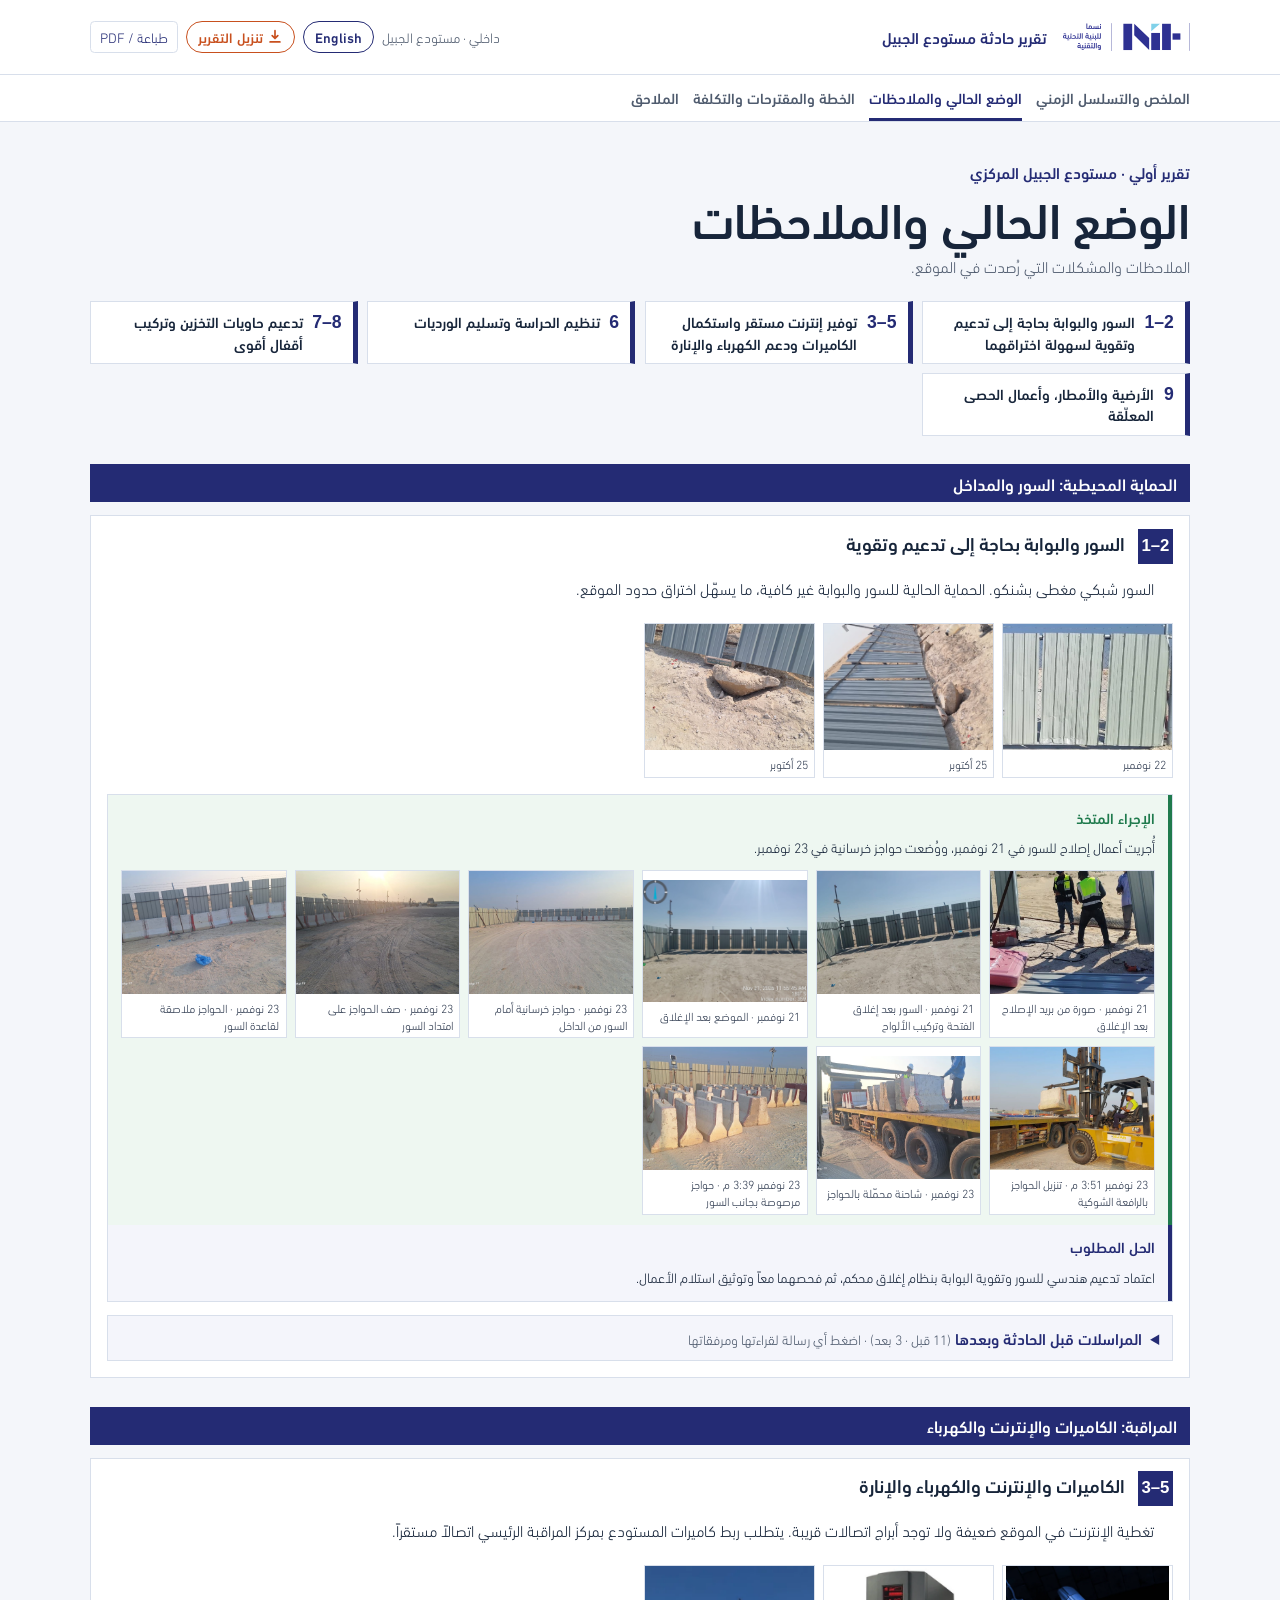
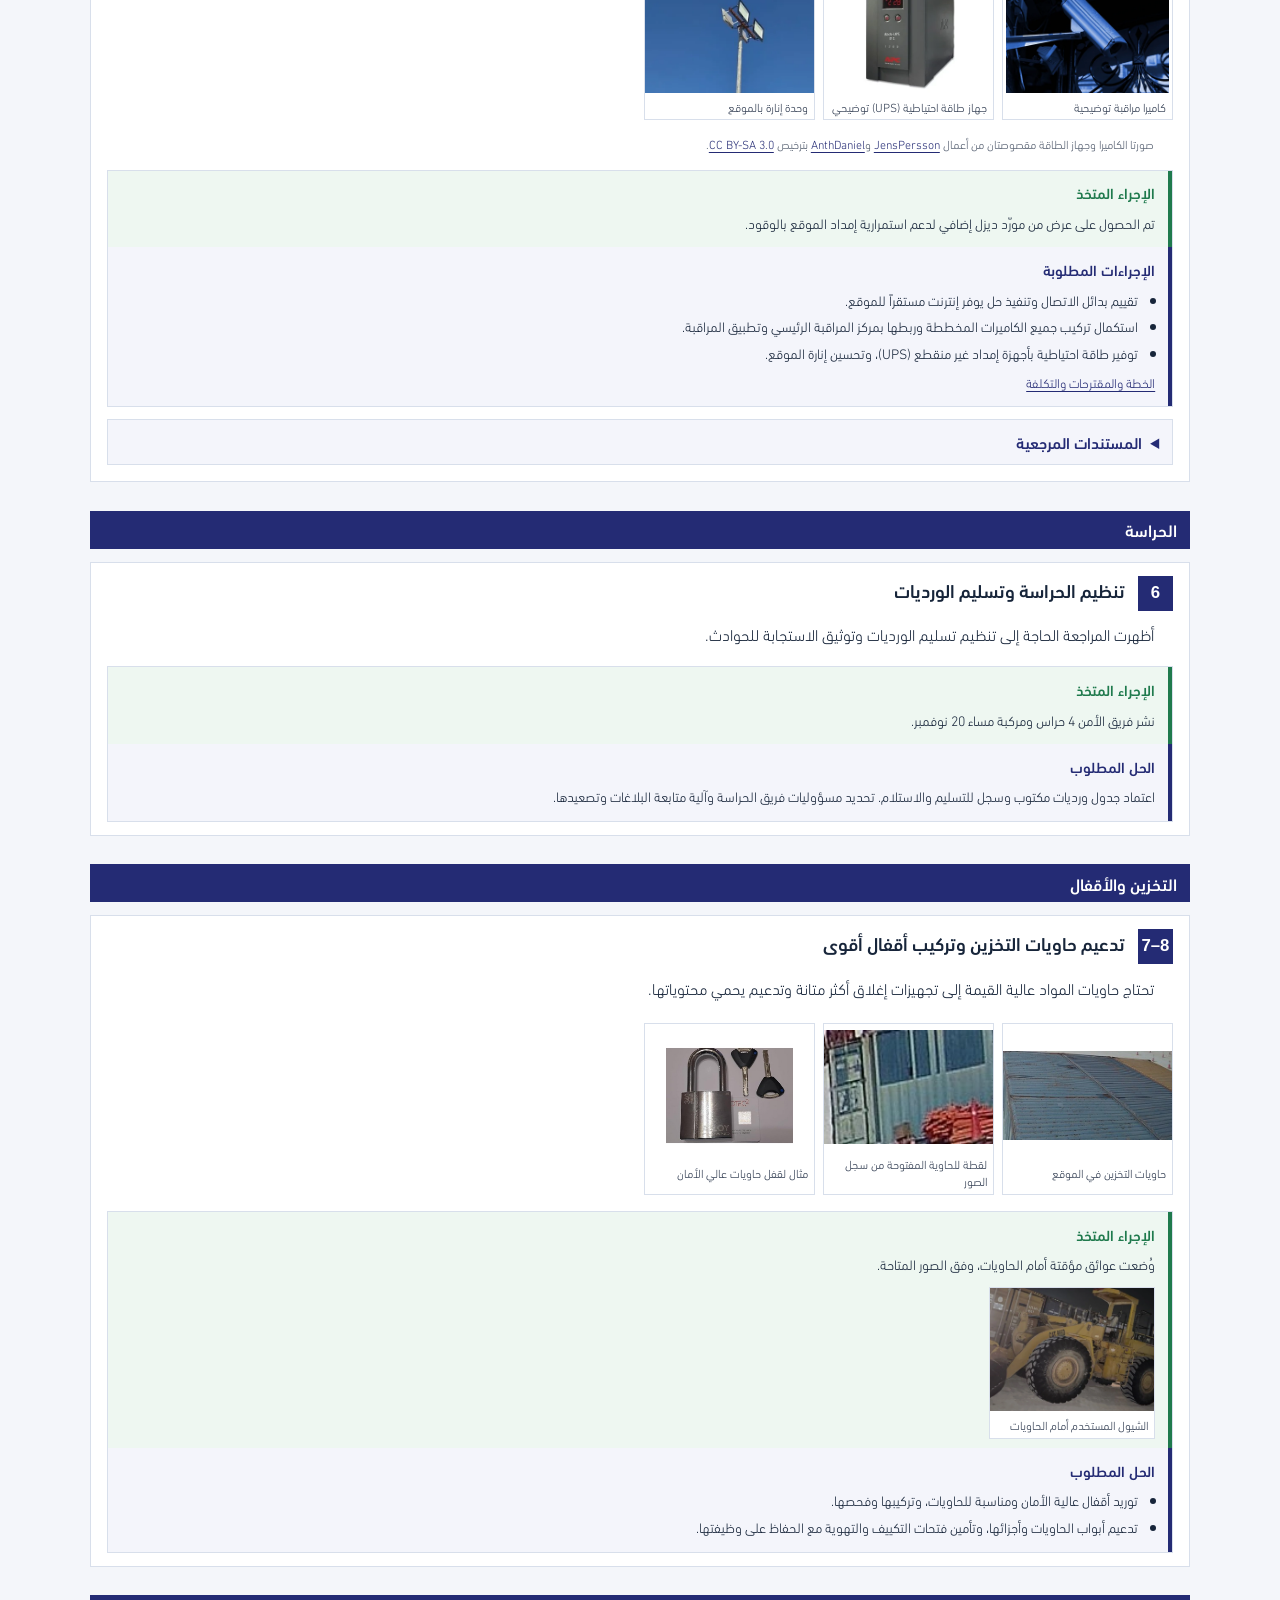
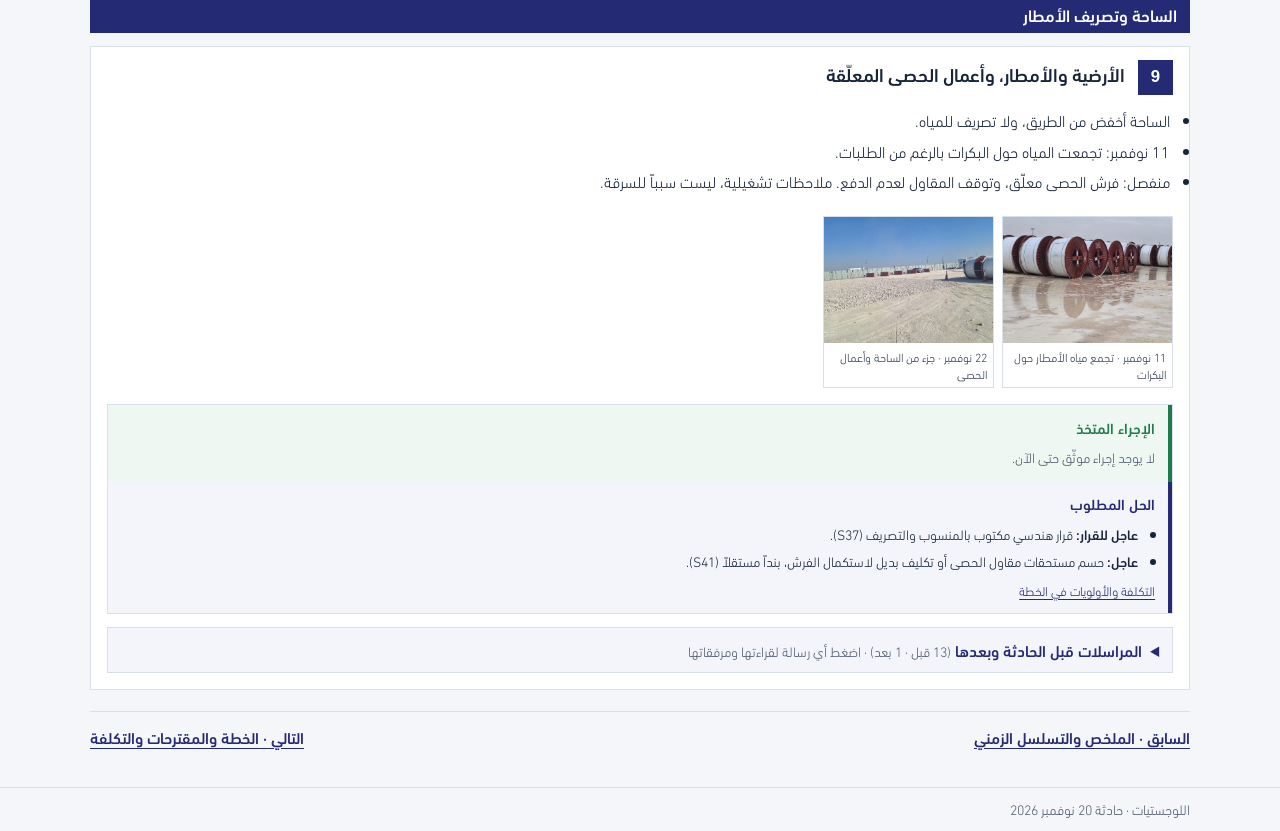
<file: observations.html>
<!doctype html>
<html lang="ar" dir="rtl">
<head>
 <meta charset="utf-8">
 <meta name="viewport" content="width=device-width, initial-scale=1">
 <title>الوضع الحالي والملاحظات | حادثة مستودع الجبيل</title>
 <link rel="stylesheet" href="report.css">
 <link rel="stylesheet" href="attachments.css">
 <script defer src="attachments-data.js"></script>
 <script defer src="attachments.js"></script>
 <style>.risk-low { background:#e9ecf1; color:#3d4757; }.obs.lvl-high { border-block-start-color:#d9773f; }.obs.lvl-medium { border-block-start-color:#c9a227; }.obs.lvl-low { border-block-start-color:#8a94a6; }.obs.lvl-high.obs-no { background:#8a3b12; }.obs.lvl-medium.obs-no { background:#6b5200; }.obs.lvl-low.obs-no { background:#4f5b6e; }.obs-index { flex-direction:column; gap:.55rem; }.obs-index.lvl { display:flex; flex-wrap:wrap; gap:.4rem; align-items:center; }.obs-index.lvl >.risk { min-width:7.4rem; text-align:center; }.obs-index a { font-weight:500; font-size:.93rem; padding:.3rem.55rem; }.risk-band { display:flex; align-items:center; gap:.7rem; margin:2rem 0.9rem; }.risk-band::after { content:""; flex:1; border-block-start:2px solid var(--line); }.risk-band.risk { font-size:1rem; padding:.2rem.8rem; }.ref { color:var(--muted); font-size:.86rem; font-weight:700; }.new { display:inline-block; padding:.05rem.5rem; border-radius:.25rem; background:#1f7a4d; color:#fff; font-size:.84rem; font-weight:700; }.tag { display:inline-block; padding:0.45rem; border-radius:.2rem; font-size:.8rem; font-weight:700; white-space:nowrap; }.t-ok { background:#e6f4ec; color:#1f7a4d; }.t-user { background:#fdf2e1; color:#9a5b00; }.t-inf { background:#eceefb; color:#3c4aa8; }.t-no { background:#fbe9ea; color:#a3262a; }.legend { display:flex; flex-wrap:wrap; gap:.4rem.9rem; align-items:center; margin:.6rem 0 1rem; color:var(--muted); font-size:.9rem; }.obs.fact-list dt { font-size:.95rem; }.obs.fact-list ul { margin:.1rem 0 0; padding-inline-start:1.1rem; }.obs.fact-list li + li { margin-top:.2rem; }.sol { margin-top:.6rem; font-size:.92rem; color:var(--muted); }.sol strong { color:var(--ink); }.see { margin-top:.5rem; font-weight:700; }.mail-trail.tag { margin-inline-start:.3rem; }
  @media print {.risk-band { break-after:avoid; } }
 </style>
 <link rel="stylesheet" href="obs.css?v=monitoring-photos">
 <script defer src="obs.js"></script>
<style>.tag { display:inline-block; padding:.05rem.5rem; border-radius:.25rem; font-size:.82rem; font-weight:700; white-space:nowrap; border:1px solid transparent; }.t-ok { background:#e6f4ec; color:#1f6b45; border-color:#c4e3d1; }.t-user { background:#fdf2e1; color:#8a5200; border-color:#f0d6ad; }.t-inf { background:#eceefb; color:#3c4aa8; border-color:#cdd2f2; }.t-no { background:#fbe9ea; color:#a3262a; border-color:#efc4c6; }.tag-legend { display:flex; flex-wrap:wrap; gap:.4rem 1rem; align-items:center; margin-top:.7rem; font-size:.9rem; color:var(--muted); }.verdicts.card { border-block-start:3px solid var(--navy); }.verdicts h3 { margin-bottom:.35rem; }.verdicts.tag { margin-bottom:.15rem; }.guard-section { scroll-margin-top:1rem; }.guard-section > h2 { display:flex; align-items:center; gap:.55rem; padding-bottom:.35rem; border-bottom:2px solid var(--navy); color:var(--navy); }.guard-section > h2 span { display:inline-grid; place-items:center; width:1.7rem; height:1.7rem; border:2px solid var(--navy); border-radius:50%; font-size:.95rem; flex:none; }.guard-section > p { margin-top:.55rem; max-width:82ch; }.event-table td:first-child { white-space:nowrap; color:var(--navy); font-weight:700; }.event-table td:nth-child(2) { white-space:nowrap; color:var(--muted); font-size:.9rem; }.event-table td:last-child { white-space:nowrap; }.event-table tr.row-gap td { background:#fdf3f3; }.event-table.tag +.tag { margin-inline-start:.25rem; }.caveat { margin-top:.7rem; padding:.6rem.8rem; background:#fdf8ea; border:1px solid #ecd68f; border-inline-start:4px solid #c9a227; }.caveat strong { color:#6b5200; }.correction { margin-top:.7rem; padding:.6rem.8rem; background:#fdf3f3; border:1px solid #e9bcbd; border-inline-start:4px solid #a4161a; }.media-label { margin-top:1rem; color:var(--navy); font-size:1.02rem; }.media-grid.field-photo a { display:block; }.hypo-table th { width:50%; }.hypo-table td { width:50%; }.hypo-table ul { margin:0; padding-inline-start:1.1rem; }.hypo-table li + li { margin-top:.4rem; }.q-group +.q-group { margin-top:1rem; }.q-group ol { margin:.45rem 0 0; padding-inline-start:1.3rem; }.q-group li + li { margin-top:.4rem; }
  @media(max-width:720px) {.event-table td:first-child,.event-table td:nth-child(2),.event-table td:last-child { white-space:normal; }
  }
  @media print {.caveat,.correction,.tag { border:1px solid #999; }.guard-section { break-inside:auto; } }
 </style>
 <script defer src="lang.js"></script>
</head>
<body>
<a class="skip" href="#main">انتقل إلى المحتوى</a>
<header class="site-header">
 <div class="wrap brand">
  <a href="index.html"><img src="assets/logo.svg" alt="نسما للبنية التحتية والتقنية"><span>تقرير حادثة مستودع الجبيل</span></a>
  <div class="header-actions"><span class="meta">داخلي · مستودع الجبيل</span> <a class="lang-switch" href="observations-en.html" lang="en" hreflang="en">English</a> <details class="export-menu"><summary><span class="ppt-w">تنزيل </span>التقرير</summary><div class="export-pop"><div class="export-row"><b>PowerPoint</b><a href="assets/docs/Jubail-Incident-Report-AR.pptx" download>العربية</a><a href="assets/docs/Jubail-Incident-Report-EN.pptx" download>English</a></div><div class="export-row"><b>Word</b><a href="assets/docs/Jubail-Incident-Report-AR.docx" download>العربية</a><a href="assets/docs/Jubail-Incident-Report-EN.docx" download>English</a></div></div></details> <button type="button" class="print-button" data-print>طباعة / PDF</button></div>
 </div>
 <nav class="navigation" aria-label="أقسام التقرير"><ul class="wrap"><li><a href="index.html">الملخص والتسلسل الزمني</a></li><li><a href="observations.html" aria-current="page">الوضع الحالي والملاحظات</a></li><li><a href="plan.html">الخطة والمقترحات والتكلفة</a></li><li><a href="appendices.html">الملاحق</a></li></ul></nav>
</header>
<main class="wrap" id="main" tabindex="-1">
<header class="heading"><p class="context">تقرير أولي · مستودع الجبيل المركزي</p><h1>الوضع الحالي والملاحظات</h1>
<p class="intro">الملاحظات والمشكلات التي رُصدت في الموقع.</p></header>
<nav class="obs-summary" aria-label="ملخص الملاحظات"><a href="#fence"><bdi class="n">1–2</bdi><span class="t">السور والبوابة بحاجة إلى تدعيم وتقوية لسهولة اختراقهما</span></a><a href="#cameras"><bdi class="n">3–5</bdi><span class="t">توفير إنترنت مستقر واستكمال الكاميرات ودعم الكهرباء والإنارة</span></a><a href="#guards"><span class="n">6</span><span class="t">تنظيم الحراسة وتسليم الورديات</span></a><a href="#storage"><bdi class="n">7–8</bdi><span class="t">تدعيم حاويات التخزين وتركيب أقفال أقوى</span></a><a href="#yard"><span class="n">9</span><span class="t">الأرضية والأمطار، وأعمال الحصى المعلّقة</span></a></nav>
<h2 class="obs-cat">الحماية المحيطية: السور والمداخل</h2><article class="ob" id="fence">
<header class="ob-head" id="gate"><bdi class="ob-no">1–2</bdi><div><h3>السور والبوابة بحاجة إلى تدعيم وتقوية</h3></div></header>
<p class="ob-text">السور شبكي مغطى بشنكو. الحماية الحالية للسور والبوابة غير كافية، ما يسهّل اختراق حدود الموقع.</p>
<div class="ob-media">
<button type="button" data-img="assets/obs/perimeter-gate.webp" data-title="22 نوفمبر"><img src="assets/obs/perimeter-gate.webp" alt="البوابة" loading="lazy"><time class="cap" datetime="2026-11-22">22 نوفمبر</time></button>
<button type="button" data-img="assets/fence-collapse-1.jpg" data-title="25 أكتوبر"><img src="assets/fence-collapse-1.jpg" alt="السور" loading="lazy"><time class="cap" datetime="2026-10-25">25 أكتوبر</time></button>
<button type="button" data-img="assets/fence-base-1.jpg" data-title="25 أكتوبر"><img src="assets/fence-base-1.jpg" alt="قاعدة السور" loading="lazy"><time class="cap" datetime="2026-10-25">25 أكتوبر</time></button>
</div>

<div class="ob-action"><div class="act-done"><h4>الإجراء المتخذ</h4><p>أُجريت أعمال إصلاح للسور في <bdi>21</bdi> نوفمبر، ووُضعت حواجز خرسانية في <bdi>23</bdi> نوفمبر.</p><div class="ob-media act-media"><button type="button" data-img="assets/obs/fence-closed-1.jpg" data-title="21 نوفمبر · صورة من بريد الإصلاح بعد الإغلاق"><img src="assets/obs/fence-closed-1.jpg" alt="21 نوفمبر · صورة من بريد الإصلاح بعد الإغلاق" loading="lazy"><span class="cap">21 نوفمبر · صورة من بريد الإصلاح بعد الإغلاق</span></button><button type="button" data-img="assets/obs/fence-closed-2.jpg" data-title="21 نوفمبر · السور بعد إغلاق الفتحة وتركيب الألواح"><img src="assets/obs/fence-closed-2.jpg" alt="21 نوفمبر · السور بعد إغلاق الفتحة وتركيب الألواح" loading="lazy"><span class="cap">21 نوفمبر · السور بعد إغلاق الفتحة وتركيب الألواح</span></button><button type="button" data-img="assets/fence-after-wide.jpg" data-title="21 نوفمبر · الموضع بعد الإغلاق"><img src="assets/fence-after-wide.jpg" alt="21 نوفمبر · الموضع بعد الإغلاق" loading="lazy"><span class="cap">21 نوفمبر · الموضع بعد الإغلاق</span></button><button type="button" data-img="assets/obs/barriers-1.jpg" data-title="23 نوفمبر · حواجز خرسانية أمام السور من الداخل"><img src="assets/obs/barriers-1.jpg" alt="23 نوفمبر · حواجز خرسانية أمام السور من الداخل" loading="lazy"><span class="cap">23 نوفمبر · حواجز خرسانية أمام السور من الداخل</span></button><button type="button" data-img="assets/obs/barriers-2.jpg" data-title="23 نوفمبر · صف الحواجز على امتداد السور"><img src="assets/obs/barriers-2.jpg" alt="23 نوفمبر · صف الحواجز على امتداد السور" loading="lazy"><span class="cap">23 نوفمبر · صف الحواجز على امتداد السور</span></button><button type="button" data-img="assets/obs/barriers-3.jpg" data-title="23 نوفمبر · الحواجز ملاصقة لقاعدة السور"><img src="assets/obs/barriers-3.jpg" alt="23 نوفمبر · الحواجز ملاصقة لقاعدة السور" loading="lazy"><span class="cap">23 نوفمبر · الحواجز ملاصقة لقاعدة السور</span></button><button type="button" data-img="assets/obs/barriers-4.jpg" data-title="23 نوفمبر 3:51 م · تنزيل الحواجز بالرافعة الشوكية"><img src="assets/obs/barriers-4.jpg" alt="23 نوفمبر 3:51 م · تنزيل الحواجز بالرافعة الشوكية" loading="lazy"><span class="cap">23 نوفمبر 3:51 م · تنزيل الحواجز بالرافعة الشوكية</span></button><button type="button" data-img="assets/obs/barriers-5.jpg" data-title="23 نوفمبر · شاحنة محمّلة بالحواجز"><img src="assets/obs/barriers-5.jpg" alt="23 نوفمبر · شاحنة محمّلة بالحواجز" loading="lazy"><span class="cap">23 نوفمبر · شاحنة محمّلة بالحواجز</span></button><button type="button" data-img="assets/obs/barriers-6.jpg" data-title="23 نوفمبر 3:39 م · حواجز مرصوصة بجانب السور"><img src="assets/obs/barriers-6.jpg" alt="23 نوفمبر 3:39 م · حواجز مرصوصة بجانب السور" loading="lazy"><span class="cap">23 نوفمبر 3:39 م · حواجز مرصوصة بجانب السور</span></button></div></div>
<div class="act-sol"><h4>الحل المطلوب</h4><p>اعتماد تدعيم هندسي للسور وتقوية البوابة بنظام إغلاق محكم، ثم فحصهما معاً وتوثيق استلام الأعمال.</p></div></div>

<details class="ob-mail"><summary>المراسلات قبل الحادثة وبعدها <span class="muted">(11 قبل · 3 بعد) · اضغط أي رسالة لقراءتها ومرفقاتها</span></summary><ol class="mail-list">
<li><details class="mail-item"><summary><time>2026-07-28 · 12:03</time><span><b>اللوجستيات تطلب إضافة كسوة صاج (شينكو) لكامل السور بفراغات لتخفيف الرياح، وقواعد أعمدة 50×50 سم بعمق 80 سم، ضمن أمر الشراء</b><span class="who">Amr Elkholy · RE: Store yard area for Jubail Projects</span></span></summary>
<div class="mail-body"><div class="mail-meta">From: Amr Elkholy · 2026-07-28 12:03<br>To: ayman.hegazy@nesmainfrastructure.com, soumya.k@nesmainfrastructure.com<br>Subject: RE: Store yard area for Jubail Projects · <a href="https://outlook.office365.com/owa/?ItemID=AAkALgAAAAAAHYQDEapmEc2byACqAC%2FEWg0A%2B3dbXLlQTkGbpAjT6IBJPQAAxzoi8QAA&amp;exvsurl=1&amp;viewmodel=ReadMessageItem" target="_blank" rel="noopener">فتح في Outlook</a></div><div class="mail-text">Dear Mr. Ayman,

Based on the agreement reached with Mr. Fikri regarding the necessity of securing the warehouse and completing the required preparations as soon as possible, we kindly request that the following items be included in the Purchase Order for the warehouse,

1. Construction of two (2) closed warehouses, each measuring 40 × 40 Mt, one of which shall be air-conditioned, and the floor level of both warehouses shall be higher than the surrounding area.

1. Construction of internal access roads as shown in the attached draft.

1. Construction of a shad area between the two warehouses measuring 80 × 40 Mt, as shown in the attached draft.

1. Installation of CCTV cameras to cover all laydown areas, the two warehouses, and the shed area.

1. Installation of a firefighting system inside the closed warehouses.

1. Provision of fifty (50) fire extinguishers to be distributed across the open areas.

1. Installation of corrugated metal sheets (Shinko) on the entire fence, with appropriate gaps to mitigate wind effects.

1. Fence post foundations shall be 50 × 50 cm and 80 cm deep.

1. Provision of security patrols with vehicles, as the site is located in a remote desert area that is uninhabited.

We kindly request that these items be added to the Purchase Order at the earliest possible time, with confirmation that they will be executed in accordance with the approved technical requirements.

Best regards,</div><div class="mail-atts"><a href="assets/mail/b97e476b90-STORE-AREA-BACKFILLING.jpg" target="_blank" rel="noopener">📎 STORE AREA BACKFILLING.jpg</a></div></div></details></li>
<li><details class="mail-item"><summary><time>2026-07-28 · 13:54</time><span><b>المشتريات ترد بأن إضافة البنود تعني إعادة طرح الحزمة، وأن قواعد أعمدة السور متداخلة مع جدول الكميات المسعّر، وتقترح المضي بالنطاق السابق</b><span class="who">Ayman Hegazy · RE: Store yard area for Jubail Projects</span></span></summary>
<div class="mail-body"><div class="mail-meta">From: Ayman Hegazy · 2026-07-28 13:54<br>To: abdulhaseeb.almasri@nesmainfrastructure.com, abdulrahman.hussein@nesmainfrastructure.com, amr.elkholy@nesmainfrastructure.com, soumya.k@nesmainfrastructure.com<br>Subject: RE: Store yard area for Jubail Projects · <a href="https://outlook.office365.com/owa/?ItemID=AAkALgAAAAAAHYQDEapmEc2byACqAC%2FEWg0A%2B3dbXLlQTkGbpAjT6IBJPQAAxzpdtwAA&amp;exvsurl=1&amp;viewmodel=ReadMessageItem" target="_blank" rel="noopener">فتح في Outlook</a></div><div class="mail-text">Dears,

The contract for the Jubail Store Area Preparation scope, as received from Somya, was ready to be sent to the supplier for signature by the end of today.

I propose we proceed with it as planned. Adding the items received today would require re-issuing the package to the contractors for study and pricing, delaying works that are already ready for award.

The new items also cannot be priced as submitted. No quantities or technical specifications were provided for the warehouses, shed, firefighting system, CCTV coverage, or security patrols. Some items also overlap with the BOQ already priced (Preparation scope) — internal access roads, CCTV, and the fence post foundations.

Kindly approve proceeding with the previously issued scope so the contract can be finalized without further delay.

Separately, we propose engaging a new contractor for the additional scope, to support the urgent completion required.

We await your clarification on the items received today so they can be issued for pricing. Please confirm.</div><div class="mail-atts"><a href="assets/mail/944113f2bb-STORE-AREA-BACKFILLING.jpg" target="_blank" rel="noopener">📎 STORE AREA BACKFILLING.jpg</a></div></div></details></li>
<li><details class="mail-item"><summary><time>2026-07-28 · 17:07</time><span><b>اللوجستيات توضح المواصفة: صاج 0.4-0.5 مم بفراغات منتظمة، وقواعد السور طُلبت مسبقاً، ومقاس 50×50×80 سم توصية عند الحاجة لأعمال إضافية</b><span class="who">Amr Elkholy · RE: Store yard area for Jubail Projects</span></span></summary>
<div class="mail-body"><div class="mail-meta">From: Amr Elkholy · 2026-07-28 17:07<br>To: ayman.hegazy@nesmainfrastructure.com, abdulhaseeb.almasri@nesmainfrastructure.com, abdulrahman.hussein@nesmainfrastructure.com, soumya.k@nesmainfrastructure.com<br>Subject: RE: Store yard area for Jubail Projects · <a href="https://outlook.office365.com/owa/?ItemID=AAkALgAAAAAAHYQDEapmEc2byACqAC%2FEWg0A%2B3dbXLlQTkGbpAjT6IBJPQAAxzp51QAA&amp;exvsurl=1&amp;viewmodel=ReadMessageItem" target="_blank" rel="noopener">فتح في Outlook</a></div><div class="mail-text">Dear Mr. Ayman,

With reference to your mail in the below please review the below clarify for your information and action.

1. Construction of two (2) closed warehouses

Each warehouse: 40 m × 40 m.

- One warehouse shall be fully air conditioned, the second shall be non air conditioned and provided with ventilation fans only.

- Wall and roof cladding: Insulated aluminum foil insulation rolls.

- Floor: Reinforced concrete slab, minimum 20–25 cm thick, elevated 25-35 cm above the surrounding finished ground level to ensure proper drainage and prevent water ingress.

- Floor finish: Hardened concrete (power-trowelled) with epoxy coating in the air-conditioned warehouse.

- Doors: Minimum two (2) doors (one on each side) of size 4.0 m × 4.5 m, plus one personnel access door.

- Lighting, electrical, and drainage systems shall be included as per standard warehouse requirements.

- Pole lighting shall be provided for the entire laydown area.

1. Construction of internal access roads

- Roads shall be constructed exactly as shown in the attached draft layout.

- Note: The works for the full area have already been ordered by Mr. Somya.

- Typical cross-section Sub-base: 20–25 cm crushed aggregate

– New requirement: 12–15 cm road of laydown area.

- Minimum width: 8–10 m (exact location to be confirmed from the drawing).

- Proper camber, side drainage ditches, and compacted shoulders shall be provided.

- All roads shall be designed for heavy truck loading.

1. Construction of a shed area between the two warehouses

- Dimensions: 80 m × 40 m (as shown in the attached draft).

- Structure: Open-sided steel shed with Shinko roof only.

- Roof cladding: Color-coated corrugated steel sheets (minimum 0.5 mm thick) with adequate slope for rainwater drainage.

- Tube columns founded on reinforced concrete pedestals.

- Clear height under the lowest roof member: minimum 4.0–5.0 m (to allow free movement of forklifts).

1. Installation of CCTV cameras “it will be finalized after finishing the old PO”

- Coverage required: All laydown areas, both closed warehouses (internal &amp; external), and the shed area.

- Cameras: IP-based, minimum 5 MP resolution, day/night capability, with IR illumination for night vision (minimum 30–50 m).

- Recording: Network Video Recorder (NVR) with minimum 30 days continuous recording capacity.

1. Installation of a firefighting system inside the closed warehouses

- Automatic fire detection and alarm system (smoke/heat detectors) connected to a central control panel.

- Firefighting system: Automatic sprinkler system (wet-pipe type) complete with a 15,000-liter water tank, designed in accordance with NFPA 13 or equivalent Saudi Civil Defense requirements.

- All equipment, piping, pumps, and related civil works shall be included.

1. Provision of fifty (50) fire extinguishers

- Quantity: 50 units to be distributed across the open areas, laydown yards, and around the warehouses/shed.

- Type: Dry chemical powder (ABC type), minimum 6–9 kg capacity each.

1. Installation of corrugated metal sheets (Shinko) on the entire fence

- Full cladding of the existing/new fence using corrugated galvanized steel sheets (Shinko).

- Sheet thickness: minimum 0.4–0.5 mm.

- Sheets shall be fixed with appropriate gaps (openings) at regular intervals to reduce wind load and prevent the fence from acting as a solid wall.

- Note: Fence post foundations have already been ordered by Mr. Soumya for the entire area.

- Recommended foundation size (if any additional works are required): 50 cm × 50 cm in plan and 80 cm deep below finished ground level.

1. Provision of security patrols with vehicles

- Continuous security patrols using vehicles due to the remote desert location of the site.

- Minimum requirement: One (1) patrol vehicle with three (3) security guards operating on a 24-hour basis.

Don&#x27;t hesitate to ask for help or any information.

Best Regards,</div></div></details></li>
<li><details class="mail-item"><summary><time>2026-09-06 · 13:37</time><span><b>المشاريع: لا يمكن بدء أعمال السور قبل إكمال طبقة الأساس والدمك لأن التربة رخوة جداً</b><span class="who">Hesham Ibrahim · Re: Construction of Jubail warehouse </span></span></summary>
<div class="mail-body"><div class="mail-meta">From: Hesham Ibrahim · 2026-09-06 13:37<br>To: ayman.hegazy@nesmainfrastructure.com, e.ahmed@nesmainfrastructure.com, soumya.k@nesmainfrastructure.com<br>Subject: Re: Construction of Jubail warehouse  · <a href="https://outlook.office365.com/owa/?ItemID=AAkALgAAAAAAHYQDEapmEc2byACqAC%2FEWg0A%2B3dbXLlQTkGbpAjT6IBJPQAA4Q0MpwAA&amp;exvsurl=1&amp;viewmodel=ReadMessageItem" target="_blank" rel="noopener">فتح في Outlook</a></div><div class="mail-text">Dear all.

We cannot start the fence works at this stage.
The subbase and compaction must be completed first.

The soil is very loose, and without the subbase and proper compaction,
the fence will be damaged during compaction.

which would lead to rework and additional repair costs.
This would create unnecessary extra expense with no benefit.

As mentioned in my first email, the best way to keep the work moving
is to after payed 15% advance payment for Dhafer Theeb AL Yami Company
so they can supply the subbase.

Best regards.</div><div class="mail-atts"><a href="assets/mail/1deb4d5374-WhatsApp-Image-2026-09-03-at-1-13-02-PM.jpeg" target="_blank" rel="noopener">📎 WhatsApp Image 2026-09-03 at 1.13.02 PM (2).jpeg</a><a href="assets/mail/4bc87e9e75-WhatsApp-Image-2026-09-03-at-1-13-03-PM.jpeg" target="_blank" rel="noopener">📎 WhatsApp Image 2026-09-03 at 1.13.03 PM (2).jpeg</a><a href="assets/mail/9e7603d6d8-WhatsApp-Image-2026-09-03-at-1-13-03-PM.jpeg" target="_blank" rel="noopener">📎 WhatsApp Image 2026-09-03 at 1.13.03 PM (3).jpeg</a></div></div></details></li>
<li><details class="mail-item"><summary><time>2026-10-25 · 13:10</time><span><b>بلاغ سقوط السور: قاعدة السور لم تُنفذ حسب المواصفات، وتحميل المقاول مسؤولية المواد المخزنة، وطلب إكمال الأعمال والسلك الشائك هذا الأسبوع</b><span class="who">Amr Elkholy · RE: Warehouse Design Review and Approval</span></span></summary>
<div class="mail-body"><div class="mail-meta">From: Amr Elkholy · 2026-10-25 13:10<br>To: ayman.hegazy@nesmainfrastructure.com, a.farghaly@nesmainfrastructure.com, e.ahmed@nesmainfrastructure.com, hesham.ibrahim@nesmainfrastructure.com, mohammed.kharboush@nesmainfrastructure.com<br>Subject: RE: Warehouse Design Review and Approval · <a href="https://outlook.office365.com/owa/?ItemID=AAkALgAAAAAAHYQDEapmEc2byACqAC%2FEWg0A%2B3dbXLlQTkGbpAjT6IBJPQABADNS%2BQAA&amp;exvsurl=1&amp;viewmodel=ReadMessageItem" target="_blank" rel="noopener">فتح في Outlook</a></div><div class="mail-text">Dear Mr. Ayman and Mr. Hisham,

I am writing to request urgent and necessary actions against the subcontractor responsible for the Jubail warehouse works.

As clearly shown in the attached photos, the fence base was not executed according to the required specifications. This has resulted in the fence collapsing without any apparent external cause, which clearly indicates its structural weakness.

I hold the subcontractor fully responsible for the materials already received and stored inside the warehouse, given the potential risks that may arise from this incident.

Please be informed that the gravel subcontractor has not yet completed the works assigned to him. Material deliveries have already started, which will result in the warehouse not being ready. Once the materials are received, it will be difficult to clear the area again for the subcontractor to complete his remaining works.

I therefore request that you take the appropriate actions to urge the subcontractor to finish all assigned works during the current week, particularly the installation of the agreed barbed wire.

In addition, the delay in completing the electrical works and installing the hangars will also negatively affect the receipt and proper securing of the materials that need to be stored.

Accordingly, your prompt action to push the subcontractors to complete the warehouse works is highly required, as additional material shipments are expected to arrive during the current month.

Best Regards,</div><div class="mail-atts"><a href="assets/mail/bae638d2f7-1a9c3b19-9cfd-4c1d-ac29-9251e972e8d4.jpg" target="_blank" rel="noopener">📎 1a9c3b19-9cfd-4c1d-ac29-9251e972e8d4.jpg</a><a href="assets/mail/289612dce3-1d4204f0-954b-4274-88e4-958797f299b1.jpg" target="_blank" rel="noopener">📎 1d4204f0-954b-4274-88e4-958797f299b1.jpg</a><a href="assets/mail/76d545fcc5-28fd3157-bd36-4fc9-b394-31fa5f11b0db.jpg" target="_blank" rel="noopener">📎 28fd3157-bd36-4fc9-b394-31fa5f11b0db.jpg</a><a href="assets/mail/5fde43c6ca-331e99cf-3f50-41c2-b8a3-9005e1c249ab.jpg" target="_blank" rel="noopener">📎 331e99cf-3f50-41c2-b8a3-9005e1c249ab.jpg</a><a href="assets/mail/2efe54ef7d-3505d53c-b313-451d-9111-35f865d1f804.jpg" target="_blank" rel="noopener">📎 3505d53c-b313-451d-9111-35f865d1f804.jpg</a><a href="assets/mail/a40e5b7937-3ca9f824-4021-4b0f-a7c7-d9f656e3132c.jpg" target="_blank" rel="noopener">📎 3ca9f824-4021-4b0f-a7c7-d9f656e3132c.jpg</a><a href="assets/mail/ead9bd98ec-af5e84d6-cdca-4c5e-9b54-07c725d44b7f.jpg" target="_blank" rel="noopener">📎 af5e84d6-cdca-4c5e-9b54-07c725d44b7f.jpg</a><a href="assets/mail/df7dde6de7-e4e67f44-aa8e-4b37-b6f0-4b3084826926.jpg" target="_blank" rel="noopener">📎 e4e67f44-aa8e-4b37-b6f0-4b3084826926.jpg</a><a href="assets/mail/dde6bbcaa8-WhatsApp-Video-2026-10-25-at-12-36-28-PM.mp4" target="_blank" rel="noopener">📎 WhatsApp Video 2026-10-25 at 12.36.28 PM.mp4</a></div></div></details></li>
<li><details class="mail-item"><summary><time>2026-10-25 · 13:26</time><span><b>طلب عاجل للمقاول (SAYCO) بتدعيم السور فوراً ودعامات إضافية كل 20 متراً وإنجاز ذلك في اليوم نفسه</b><span class="who">Hesham Ibrahim · Urgent Fence Reinforcement Required Today</span></span></summary>
<div class="mail-body"><div class="mail-meta">From: Hesham Ibrahim · 2026-10-25 13:26<br>To: ameer.alsulami@sayco-ksa.com, bidding@sayco-ksa.com, info@sayco-ksa.com<br>Subject: Urgent Fence Reinforcement Required Today · <a href="https://outlook.office365.com/owa/?ItemID=AAkALgAAAAAAHYQDEapmEc2byACqAC%2FEWg0A%2B3dbXLlQTkGbpAjT6IBJPQABADNTkgAA&amp;exvsurl=1&amp;viewmodel=ReadMessageItem" target="_blank" rel="noopener">فتح في Outlook</a></div><div class="mail-text">Dear Team. sayco

Kindly reinforce the warehouse fence immediately and provide additional support posts at every 20 meters along the fence line to ensure its stability and prevent any further collapse.

Please complete the work as a matter of urgency today and confirm once done.

Best regards.</div><div class="mail-atts"><a href="assets/mail/ba71ec6d6d-RE_-Warehouse-Design-Review-and-Approval.eml" target="_blank" rel="noopener">📎 RE_ Warehouse Design Review and Approval.eml</a></div></div></details></li>
<li><details class="mail-item"><summary><time>2026-10-26 · 13:17</time><span><b>المقاول يرسل صور اكتمال تركيب السور، دون ذكر صريح لتنفيذ الدعامات كل 20 متراً</b><span class="who">info@sayco-ksa.com · Completion of Site Hoarding Fence Installation </span></span></summary>
<div class="mail-body"><div class="mail-meta">From: info@sayco-ksa.com · 2026-10-26 13:17<br>To: hesham.ibrahim@nesmainfrastructure.com, ameer.alsulami@sayco-ksa.com, bidding@sayco-ksa.com<br>Subject: Completion of Site Hoarding Fence Installation  · <a href="https://outlook.office365.com/owa/?ItemID=AAkALgAAAAAAHYQDEapmEc2byACqAC%2FEWg0A%2B3dbXLlQTkGbpAjT6IBJPQABADQXWwAA&amp;exvsurl=1&amp;viewmodel=ReadMessageItem" target="_blank" rel="noopener">فتح في Outlook</a></div><div class="mail-text">Dear Hesham Ibrahim,

Good day.

Kindly find attached the photos of the completed site hoarding fence installation for your review.

We will ensure that the hoarding fence is installed and maintained to the same standard across all sites, with proper stability and secure fixing to minimize potential safety and prevent any issues in the future.

Please review the attached photos and let us know if you have any comments or additional requirements. We will be happy to address them accordingly.

Best regards,</div><div class="mail-atts"><a href="assets/mail/4a339cb624-WhatsApp-Image-2026-10-26-at-12-34-33-PM.jpeg" target="_blank" rel="noopener">📎 WhatsApp Image 2026-10-26 at 12.34.33 PM.jpeg</a><a href="assets/mail/314e40837c-WhatsApp-Image-2026-10-26-at-12-34-34-PM.jpeg" target="_blank" rel="noopener">📎 WhatsApp Image 2026-10-26 at 12.34.34 PM (1).jpeg</a><a href="assets/mail/da895a2c97-WhatsApp-Image-2026-10-26-at-12-34-34-PM.jpeg" target="_blank" rel="noopener">📎 WhatsApp Image 2026-10-26 at 12.34.34 PM (2).jpeg</a><a href="assets/mail/98be9d5e1a-WhatsApp-Image-2026-10-26-at-12-34-34-PM.jpeg" target="_blank" rel="noopener">📎 WhatsApp Image 2026-10-26 at 12.34.34 PM (3).jpeg</a><a href="assets/mail/43c68344a2-WhatsApp-Image-2026-10-26-at-12-34-34-PM.jpeg" target="_blank" rel="noopener">📎 WhatsApp Image 2026-10-26 at 12.34.34 PM (4).jpeg</a><a href="assets/mail/356de0d6c4-WhatsApp-Image-2026-10-26-at-12-34-34-PM.jpeg" target="_blank" rel="noopener">📎 WhatsApp Image 2026-10-26 at 12.34.34 PM (5).jpeg</a><a href="assets/mail/336296d4c2-WhatsApp-Image-2026-10-26-at-12-34-34-PM.jpeg" target="_blank" rel="noopener">📎 WhatsApp Image 2026-10-26 at 12.34.34 PM (6).jpeg</a><a href="assets/mail/7b51a90bb2-WhatsApp-Image-2026-10-26-at-12-34-34-PM.jpeg" target="_blank" rel="noopener">📎 WhatsApp Image 2026-10-26 at 12.34.34 PM.jpeg</a></div></div></details></li>
<li><details class="mail-item"><summary><time>2026-10-26 · 14:05</time><span><b>المشاريع تطلب من المقاول دعماً إضافياً لجميع مقاطع السور، ولا يوجد في الملف رد يؤكد التنفيذ</b><span class="who">Hesham Ibrahim · Re: Completion of Site Hoarding Fence Installation</span></span></summary>
<div class="mail-body"><div class="mail-meta">From: Hesham Ibrahim · 2026-10-26 14:05<br>To: info@sayco-ksa.com, ameer.alsulami@sayco-ksa.com, bidding@sayco-ksa.com<br>Subject: Re: Completion of Site Hoarding Fence Installation · <a href="https://outlook.office365.com/owa/?ItemID=AAkALgAAAAAAHYQDEapmEc2byACqAC%2FEWg0A%2B3dbXLlQTkGbpAjT6IBJPQABADQYHAAA&amp;exvsurl=1&amp;viewmodel=ReadMessageItem" target="_blank" rel="noopener">فتح في Outlook</a></div><div class="mail-text">Dear SAYCO Team.

As discussed, kindly provide additional support for all pipe fence sections to ensure adequate stability and prevent any future failures.

Best regards.</div></div></details></li>
<li><details class="mail-item"><summary><time>2026-11-01 · 10:02</time><span><b>المقاول يقول إنه أغلق بنود QC2 ويطلب سند الإنهاء (End Voucher)</b><span class="who">info@sayco-ksa.com · RE: Completion of Site Hoarding Fence Installation</span></span></summary>
<div class="mail-body"><div class="mail-meta">From: info@sayco-ksa.com · 2026-11-01 10:02<br>To: hesham.ibrahim@nesmainfrastructure.com, ameer.alsulami@sayco-ksa.com, bidding@sayco-ksa.com<br>Subject: RE: Completion of Site Hoarding Fence Installation · <a href="https://outlook.office365.com/owa/?ItemID=AAkALgAAAAAAHYQDEapmEc2byACqAC%2FEWg0A%2B3dbXLlQTkGbpAjT6IBJPQABBEIivgAA&amp;exvsurl=1&amp;viewmodel=ReadMessageItem" target="_blank" rel="noopener">فتح في Outlook</a></div><div class="mail-text">Dear Mr. Hesham Ibrahim,

As discussed with Engineer Ahmed over the phone, kindly note that we have completed the QC2 closed items.

We kindly request you to send us the end voucher at your earliest convenience.

Thank you for your cooperation and support.

Best regards,</div></div></details></li>
<li><details class="mail-item"><summary><time>2026-11-01 · 10:51</time><span><b>المشاريع: مهندس الجودة سيفحص الأعمال مقابل متطلبات أمر الشراء قبل الفوترة (لا يوجد محضر استلام لاحق في الملف)</b><span class="who">Hesham Ibrahim · Re: Completion of Site Hoarding Fence Installation</span></span></summary>
<div class="mail-body"><div class="mail-meta">From: Hesham Ibrahim · 2026-11-01 10:51<br>To: info@sayco-ksa.com, ameer.alsulami@sayco-ksa.com, bidding@sayco-ksa.com<br>Subject: Re: Completion of Site Hoarding Fence Installation · <a href="https://outlook.office365.com/owa/?ItemID=AAkALgAAAAAAHYQDEapmEc2byACqAC%2FEWg0A%2B3dbXLlQTkGbpAjT6IBJPQABBEJFkQAA&amp;exvsurl=1&amp;viewmodel=ReadMessageItem" target="_blank" rel="noopener">فتح في Outlook</a></div><div class="mail-text">Dear SAYCO Team.

Thank you for your update.

Please be informed that our QC Engineer will inspect all completed activities against the PO requirements. If the works are found satisfactory and compliant, we will proceed with the invoice process accordingly.

Best regards.</div></div></details></li>
<li><details class="mail-item"><summary><time>2026-11-16 · 11:06</time><span><b>قبل السرقة بأربعة أيام: اللوجستيات تطلب الضغط على المقاول أو استبداله، وتذكر أن دعم السور وتثبيته لم يكتملا</b><span class="who">Amr Elkholy · RE: Regarding the Readiness of Jubail Warehouse</span></span></summary>
<div class="mail-body"><div class="mail-meta">From: Amr Elkholy · 2026-11-16 11:06<br>To: mubashir.ali@nesmainfrastructure.com, nadim.shaikh@nesmainfrastructure.com, soumya.k@nesmainfrastructure.com, ahmed.youssef@nesmainfrastructure.com, q.sivilla@nesmainfrastructure.com, mohammed.mabrouk@nesmainfrastructure.com, hesham.ibrahim@nesmainfrastructure.com, ayman.hegazy@nesmainfrastructure.com<br>Subject: RE: Regarding the Readiness of Jubail Warehouse · <a href="https://outlook.office365.com/owa/?ItemID=AAkALgAAAAAAHYQDEapmEc2byACqAC%2FEWg0A%2B3dbXLlQTkGbpAjT6IBJPQABDgBicQAA&amp;exvsurl=1&amp;viewmodel=ReadMessageItem" target="_blank" rel="noopener">فتح في Outlook</a></div><div class="mail-text">Dear Mr. @Hesham Ibrahim/ Mr. @Ayman Hegazy,

We request that pressure be applied on the subcontractor, or that he be replaced, given that no gravel has been delivered since the previous supply, and none of the works assigned to him have been completed.

This includes the land leveling works; due to recent rains, multiple areas now require re-leveling prior to the start of gravel works.

Additionally, the lighting, electrical connections, and the necessary support and fixation of the fence surrounding the warehouse remain incomplete.

Please treat this matter with the utmost seriousness, as the current situation is highly critical.

Any delay may lead to damage of the stored materials, especially in the event of heavy rains.

Best Regards,</div></div></details></li>
<li class="mail-when">يوم الحادثة 20 نوفمبر 2026 وما بعده</li>
<li><details class="mail-item"><summary><time>2026-11-21 · 09:30</time><span><b>بعد السرقة: اللوجستيات تبلغ عن فتحة في السور المحيط وتطلب إصلاحها عاجلاً (مع صورة مرفقة)</b><span class="who">Amr Elkholy · Re: Final Reminder for Urgent Gravel Supply to Jubail Ware</span></span></summary>
<div class="mail-body"><div class="mail-meta">From: Amr Elkholy · 2026-11-21 09:30<br>To: e.ahmed@nesmainfrastructure.com, hesham.ibrahim@nesmainfrastructure.com, info@sayco-ksa.com, ameer.alsulami@sayco-ksa.com, bidding@sayco-ksa.com, a.aliian@sayco-ksa.com, ayman.hegazy@nesmainfrastructure.com<br>Subject: Re: Final Reminder for Urgent Gravel Supply to Jubail Ware · <a href="https://outlook.office365.com/owa/?ItemID=AAkALgAAAAAAHYQDEapmEc2byACqAC%2FEWg0A%2B3dbXLlQTkGbpAjT6IBJPQABDwJBOQAA&amp;exvsurl=1&amp;viewmodel=ReadMessageItem" target="_blank" rel="noopener">فتح في Outlook</a></div><div class="mail-text">Dear Gentlemen,

I am writing to request your urgent support in repairing the breach found in the perimeter fence of the Jubail warehouse today.
The presence of such an opening significantly increases the risk of theft at the warehouse.

Thank you for your prompt attention.

Regards,</div><div class="mail-atts"><a href="assets/mail/62066f8d72-1000366312.jpg" target="_blank" rel="noopener">📎 1000366312.jpg</a></div></div></details></li>
<li><details class="mail-item"><summary><time>2026-11-21 · 12:04</time><span><b>المشاريع تؤكد إغلاق المقاول للفتحة في السور في اليوم نفسه (3 صور مرفقة 11:58-11:59)</b><span class="who">Hesham Ibrahim · Jubail Warehouse Fence Repair Completed</span></span></summary>
<div class="mail-body"><div class="mail-meta">From: Hesham Ibrahim · 2026-11-21 12:04<br>To: amr.elkholy@nesmainfrastructure.com, e.ahmed@nesmainfrastructure.com, info@sayco-ksa.com, ameer.alsulami@sayco-ksa.com, bidding@sayco-ksa.com, a.aliian@sayco-ksa.com<br>Subject: Jubail Warehouse Fence Repair Completed · <a href="https://outlook.office365.com/owa/?ItemID=AAkALgAAAAAAHYQDEapmEc2byACqAC%2FEWg0A%2B3dbXLlQTkGbpAjT6IBJPQABDwJXWwAA&amp;exvsurl=1&amp;viewmodel=ReadMessageItem" target="_blank" rel="noopener">فتح في Outlook</a></div><div class="mail-text">Dear Mr. Amr.

The SAYCO team has already closed the fence.
Thank you to the SAYCO team.

Best regards.</div><div class="mail-atts"><a href="assets/mail/2b492d8d0e-WhatsApp-Image-2026-11-21-at-11-58-33-AM.jpeg" target="_blank" rel="noopener">📎 WhatsApp Image 2026-11-21 at 11.58.33 AM.jpeg</a><a href="assets/mail/899cf829a3-WhatsApp-Image-2026-11-21-at-11-59-17-AM.jpeg" target="_blank" rel="noopener">📎 WhatsApp Image 2026-11-21 at 11.59.17 AM.jpeg</a><a href="assets/mail/d1f2a7b162-WhatsApp-Image-2026-11-21-at-11-59-18-AM.jpeg" target="_blank" rel="noopener">📎 WhatsApp Image 2026-11-21 at 11.59.18 AM.jpeg</a></div></div></details></li>
<li><details class="mail-item"><summary><time>2026-11-23 · 15:45</time><span><b>رد المقاول على رسالة الإصلاح: يطلب فقط تحديث حالة الدفع، دون أي تعليق على حالة السور</b><span class="who">info@sayco-ksa.com · RE: Jubail Warehouse Fence Repair Completed</span></span></summary>
<div class="mail-body"><div class="mail-meta">From: info@sayco-ksa.com · 2026-11-23 15:45<br>To: hesham.ibrahim@nesmainfrastructure.com, amr.elkholy@nesmainfrastructure.com, e.ahmed@nesmainfrastructure.com, ameer.alsulami@sayco-ksa.com, bidding@sayco-ksa.com, a.aliian@sayco-ksa.com<br>Subject: RE: Jubail Warehouse Fence Repair Completed · <a href="https://outlook.office365.com/owa/?ItemID=AAkALgAAAAAAHYQDEapmEc2byACqAC%2FEWg0A%2B3dbXLlQTkGbpAjT6IBJPQABEIyfGwAA&amp;exvsurl=1&amp;viewmodel=ReadMessageItem" target="_blank" rel="noopener">فتح في Outlook</a></div><div class="mail-text">Dear Mr. Hesham Ibrahim,

Please Update the Payment status</div></div></details></li>
</ol></details>
</article><h2 class="obs-cat">المراقبة: الكاميرات والإنترنت والكهرباء</h2><article class="ob" id="cameras">
<header class="ob-head" id="internet"><bdi class="ob-no">3–5</bdi><div id="power"><h3>الكاميرات والإنترنت والكهرباء والإنارة</h3></div></header>
<p class="ob-text">تغطية الإنترنت في الموقع ضعيفة ولا توجد أبراج اتصالات قريبة. يتطلب ربط كاميرات المستودع بمركز المراقبة الرئيسي اتصالاً مستقراً.</p>
<div class="ob-media ob-monitoring-photos">
<button type="button" data-img="assets/obs/camera-reference.webp" data-title="كاميرا مراقبة توضيحية"><img src="assets/obs/camera-reference.webp" alt="كاميرا مراقبة توضيحية" loading="lazy"><span class="cap">كاميرا مراقبة توضيحية</span></button>
<button type="button" data-img="assets/obs/ups-reference.webp" data-title="جهاز طاقة احتياطية (UPS) توضيحي"><img src="assets/obs/ups-reference.webp" alt="جهاز طاقة احتياطية (UPS) توضيحي" loading="lazy"><span class="cap">جهاز طاقة احتياطية (UPS) توضيحي</span></button>
<button type="button" data-img="assets/obs/site-light-closeup.webp" data-title="وحدة إنارة بالموقع"><img src="assets/obs/site-light-closeup.webp" alt="وحدة إنارة بالموقع" loading="lazy"><span class="cap">وحدة إنارة بالموقع</span></button>
</div>
<p class="ob-text photo-credits">صورتا الكاميرا وجهاز الطاقة مقصوصتان من أعمال <a href="https://commons.wikimedia.org/wiki/File:CCTV.jpg">JensPersson</a> و<a href="https://commons.wikimedia.org/wiki/File:UPSAPC.jpg">AnthDaniel</a> بترخيص <a href="https://creativecommons.org/licenses/by-sa/3.0/">CC BY-SA 3.0</a>.</p>
<div class="ob-action"><div class="act-done"><h4>الإجراء المتخذ</h4><p>تم الحصول على عرض من مورّد ديزل إضافي لدعم استمرارية إمداد الموقع بالوقود.</p></div>
<div class="act-sol"><h4>الإجراءات المطلوبة</h4><ul><li>تقييم بدائل الاتصال وتنفيذ حل يوفر إنترنت مستقراً للموقع.</li><li>استكمال تركيب جميع الكاميرات المخططة وربطها بمركز المراقبة الرئيسي وتطبيق المراقبة.</li><li>توفير طاقة احتياطية بأجهزة إمداد غير منقطع (UPS)، وتحسين إنارة الموقع.</li></ul><p class="act-link"><a href="plan.html">الخطة والمقترحات والتكلفة</a></p></div></div>
<details class="ob-mail"><summary>المستندات المرجعية</summary><ul>
<li><a href="assets/purchase-order-15609.pdf" target="_blank" rel="noopener">أمر الشراء 15609 (PDF)</a></li>
<li><a href="assets/docs/elite-s00018-ups-rabigh.pdf" target="_blank" rel="noopener">عرض مرجعي لجهاز UPS لمشروع رابغ (PDF)</a></li>
</ul></details>
</article><h2 class="obs-cat">الحراسة</h2><article class="ob" id="guards">
<header class="ob-head"><span class="ob-no">6</span><div><h3>تنظيم الحراسة وتسليم الورديات</h3></div></header>
<p class="ob-text">أظهرت المراجعة الحاجة إلى تنظيم تسليم الورديات وتوثيق الاستجابة للحوادث.</p>
<div class="ob-action">
 <div class="act-done"><h4>الإجراء المتخذ</h4><p>نشر فريق الأمن <bdi>4</bdi> حراس ومركبة مساء <bdi>20</bdi> نوفمبر.</p></div>
 <div class="act-sol"><h4>الحل المطلوب</h4><p>اعتماد جدول ورديات مكتوب وسجل للتسليم والاستلام. تحديد مسؤوليات فريق الحراسة وآلية متابعة البلاغات وتصعيدها.</p></div>
</div>
</article><h2 class="obs-cat">التخزين والأقفال</h2><article class="ob" id="storage">
<header class="ob-head" id="ac"><bdi class="ob-no">7–8</bdi><div><h3>تدعيم حاويات التخزين وتركيب أقفال أقوى</h3></div></header>
<p class="ob-text">تحتاج حاويات المواد عالية القيمة إلى تجهيزات إغلاق أكثر متانة وتدعيم يحمي محتوياتها.</p>
<div class="ob-media ob-locks">
<button type="button" data-img="assets/obs/storage-container.webp" data-title="حاويات التخزين في الموقع"><img src="assets/obs/storage-container.webp" alt="حاويات التخزين في الموقع" loading="lazy"><span class="cap">حاويات التخزين في الموقع</span></button>
<button type="button" data-img="assets/obs/storage-open-container.webp" data-title="لقطة للحاوية المفتوحة من سجل الصور"><img src="assets/obs/storage-open-container.webp" alt="لقطة للحاوية المفتوحة من سجل الصور" loading="lazy"><span class="cap">لقطة للحاوية المفتوحة من سجل الصور</span></button>
<button type="button" data-img="assets/lock-abloy-pl340.jpg" data-title="مثال لقفل حاويات عالي الأمان"><img src="assets/lock-abloy-pl340.jpg" alt="مثال لقفل حاويات عالي الأمان" loading="lazy"><span class="cap">مثال لقفل حاويات عالي الأمان</span></button>
</div>
<div class="ob-action"><div class="act-done"><h4>الإجراء المتخذ</h4><p>وُضعت عوائق مؤقتة أمام الحاويات، وفق الصور المتاحة.</p>
<div class="ob-media act-media">
<button type="button" data-img="assets/obs/storage-loader.webp" data-title="الشيول المستخدم أمام الحاويات"><img src="assets/obs/storage-loader.webp" alt="الشيول المستخدم أمام الحاويات" loading="lazy"><span class="cap">الشيول المستخدم أمام الحاويات</span></button>
</div>
</div>
<div class="act-sol"><h4>الحل المطلوب</h4><ul><li>توريد أقفال عالية الأمان ومناسبة للحاويات، وتركيبها وفحصها.</li><li>تدعيم أبواب الحاويات وأجزائها، وتأمين فتحات التكييف والتهوية مع الحفاظ على وظيفتها.</li></ul></div></div>
</article>
<h2 class="obs-cat">الساحة وتصريف الأمطار</h2><article class="ob" id="yard">
<header class="ob-head"><span class="ob-no">9</span><div><h3>الأرضية والأمطار، وأعمال الحصى المعلّقة</h3></div></header>
<ul class="ob-text ob-points"><li>الساحة أخفض من الطريق، ولا تصريف للمياه.</li><li><bdi>11</bdi> نوفمبر: تجمعت المياه حول البكرات بالرغم من الطلبات.</li><li>منفصل: فرش الحصى معلّق، وتوقف المقاول لعدم الدفع. ملاحظات تشغيلية، ليست سبباً للسرقة.</li></ul>
<div class="ob-media"><button type="button" data-img="assets/site-rain.jpg" data-title="11 نوفمبر · تجمع مياه الأمطار حول البكرات"><img src="assets/site-rain.jpg" alt="11 نوفمبر · تجمع مياه الأمطار حول البكرات" loading="lazy"><span class="cap">11 نوفمبر · تجمع مياه الأمطار حول البكرات</span></button><button type="button" data-img="assets/status-gravel.jpg" data-title="22 نوفمبر · جزء من الساحة وأعمال الحصى"><img src="assets/status-gravel.jpg" alt="22 نوفمبر · جزء من الساحة وأعمال الحصى" loading="lazy"><span class="cap">22 نوفمبر · جزء من الساحة وأعمال الحصى</span></button></div>

<div class="ob-action"><div class="act-done"><h4>الإجراء المتخذ</h4><p class="muted">لا يوجد إجراء موثّق حتى الآن.</p></div>
<div class="act-sol"><h4>الحل المطلوب</h4><ul><li><b>عاجل للقرار:</b> قرار هندسي مكتوب بالمنسوب والتصريف (S37).</li><li><b>عاجل:</b> حسم مستحقات مقاول الحصى أو تكليف بديل لاستكمال الفرش، بنداً مستقلاً (S41).</li></ul><p class="act-link"><a href="plan.html">التكلفة والأولويات في الخطة</a></p></div></div>

<details class="ob-mail"><summary>المراسلات قبل الحادثة وبعدها <span class="muted">(13 قبل · 1 بعد) · اضغط أي رسالة لقراءتها ومرفقاتها</span></summary><ol class="mail-list">
<li><details class="mail-item"><summary><time>2026-07-20 · 17:05</time><span><b>عمرو بعد زيارة الموقع: منسوب الأرض منخفض جداً، ويطلب أعلى منسوب ممكن لتفادي تجمع مياه الأمطار</b><span class="who">Amr Elkholy · RE: Store yard area for Jubail Projects</span></span></summary>
<div class="mail-body"><div class="mail-meta">From: Amr Elkholy · 2026-07-20 17:05<br>To: soumya.k@nesmainfrastructure.com<br>Subject: RE: Store yard area for Jubail Projects · <a href="https://outlook.office365.com/owa/?ItemID=AAkALgAAAAAAHYQDEapmEc2byACqAC%2FEWg0A%2B3dbXLlQTkGbpAjT6IBJPQAAwjJS%2BQAA&amp;exvsurl=1&amp;viewmodel=ReadMessageItem" target="_blank" rel="noopener">فتح في Outlook</a></div><div class="mail-text">Dear Mr. Soumya,

Based on my site visit to the designated land today, I noticed that the ground level is very low.

This will require a significant amount of fill material to raise the level for the warehouse.

Therefore, I kindly request that the land allocated for the warehouse be at the highest level possible to avoid future rainwater accumulation.

Additionally, we need to construct two enclosed warehouses, each measuring 40m x 40m one with air ventilation fans, and another one of them fully air conditioned.

We also require a shaded area between them measuring 40m x 80m, as part of the required material storage plan.

Please refer to the attached clarification for the warehouse requirements.

Important Note:

All the above requirements may vary depending on the material supply schedule.

Best regards,</div><div class="mail-atts"><a href="assets/mail/82d91bb1f8-STORE-AREA-BACKFILLING.jpg" target="_blank" rel="noopener">📎 STORE AREA BACKFILLING.jpg</a></div></div></details></li>
<li><details class="mail-item"><summary><time>2026-07-28 · 17:07</time><span><b>مواصفات اللوجستيات لأمر الشراء: أرضية المستودعين أعلى من المحيط بـ25 إلى 35 سم، وخنادق تصريف جانبية للطرق</b><span class="who">Amr Elkholy · RE: Store yard area for Jubail Projects</span></span></summary>
<div class="mail-body"><div class="mail-meta">From: Amr Elkholy · 2026-07-28 17:07<br>To: ayman.hegazy@nesmainfrastructure.com, abdulhaseeb.almasri@nesmainfrastructure.com, abdulrahman.hussein@nesmainfrastructure.com, soumya.k@nesmainfrastructure.com<br>Subject: RE: Store yard area for Jubail Projects · <a href="https://outlook.office365.com/owa/?ItemID=AAkALgAAAAAAHYQDEapmEc2byACqAC%2FEWg0A%2B3dbXLlQTkGbpAjT6IBJPQAAxzp51QAA&amp;exvsurl=1&amp;viewmodel=ReadMessageItem" target="_blank" rel="noopener">فتح في Outlook</a></div><div class="mail-text">Dear Mr. Ayman,

With reference to your mail in the below please review the below clarify for your information and action.

1. Construction of two (2) closed warehouses

Each warehouse: 40 m × 40 m.

- One warehouse shall be fully air conditioned, the second shall be non air conditioned and provided with ventilation fans only.

- Wall and roof cladding: Insulated aluminum foil insulation rolls.

- Floor: Reinforced concrete slab, minimum 20–25 cm thick, elevated 25-35 cm above the surrounding finished ground level to ensure proper drainage and prevent water ingress.

- Floor finish: Hardened concrete (power-trowelled) with epoxy coating in the air-conditioned warehouse.

- Doors: Minimum two (2) doors (one on each side) of size 4.0 m × 4.5 m, plus one personnel access door.

- Lighting, electrical, and drainage systems shall be included as per standard warehouse requirements.

- Pole lighting shall be provided for the entire laydown area.

1. Construction of internal access roads

- Roads shall be constructed exactly as shown in the attached draft layout.

- Note: The works for the full area have already been ordered by Mr. Somya.

- Typical cross-section Sub-base: 20–25 cm crushed aggregate

– New requirement: 12–15 cm road of laydown area.

- Minimum width: 8–10 m (exact location to be confirmed from the drawing).

- Proper camber, side drainage ditches, and compacted shoulders shall be provided.

- All roads shall be designed for heavy truck loading.

1. Construction of a shed area between the two warehouses

- Dimensions: 80 m × 40 m (as shown in the attached draft).

- Structure: Open-sided steel shed with Shinko roof only.

- Roof cladding: Color-coated corrugated steel sheets (minimum 0.5 mm thick) with adequate slope for rainwater drainage.

- Tube columns founded on reinforced concrete pedestals.

- Clear height under the lowest roof member: minimum 4.0–5.0 m (to allow free movement of forklifts).

1. Installation of CCTV cameras “it will be finalized after finishing the old PO”

- Coverage required: All laydown areas, both closed warehouses (internal &amp; external), and the shed area.

- Cameras: IP-based, minimum 5 MP resolution, day/night capability, with IR illumination for night vision (minimum 30–50 m).

- Recording: Network Video Recorder (NVR) with minimum 30 days continuous recording capacity.

1. Installation of a firefighting system inside the closed warehouses

- Automatic fire detection and alarm system (smoke/heat detectors) connected to a central control panel.

- Firefighting system: Automatic sprinkler system (wet-pipe type) complete with a 15,000-liter water tank, designed in accordance with NFPA 13 or equivalent Saudi Civil Defense requirements.

- All equipment, piping, pumps, and related civil works shall be included.

1. Provision of fifty (50) fire extinguishers

- Quantity: 50 units to be distributed across the open areas, laydown yards, and around the warehouses/shed.

- Type: Dry chemical powder (ABC type), minimum 6–9 kg capacity each.

1. Installation of corrugated metal sheets (Shinko) on the entire fence

- Full cladding of the existing/new fence using corrugated galvanized steel sheets (Shinko).

- Sheet thickness: minimum 0.4–0.5 mm.

- Sheets shall be fixed with appropriate gaps (openings) at regular intervals to reduce wind load and prevent the fence from acting as a solid wall.

- Note: Fence post foundations have already been ordered by Mr. Soumya for the entire area.

- Recommended foundation size (if any additional works are required): 50 cm × 50 cm in plan and 80 cm deep below finished ground level.

1. Provision of security patrols with vehicles

- Continuous security patrols using vehicles due to the remote desert location of the site.

- Minimum requirement: One (1) patrol vehicle with three (3) security guards operating on a 24-hour basis.

Don&#x27;t hesitate to ask for help or any information.

Best Regards,</div></div></details></li>
<li><details class="mail-item"><summary><time>2026-09-21 · 09:32</time><span><b>عمرو: المنسوب المقترح لا يحقق المطلوب، ويجب أن تعلو الأرضية منسوب أسفلت الطريق الرئيسي مع مصارف بميول مناسبة</b><span class="who">Amr Elkholy · RE: Jubail Warehouses – Final Design and Required Documents</span></span></summary>
<div class="mail-body"><div class="mail-meta">From: Amr Elkholy · 2026-09-21 09:32<br>To: mohammed.kharboush@nesmainfrastructure.com, hesham.ibrahim@nesmainfrastructure.com<br>Subject: RE: Jubail Warehouses – Final Design and Required Documents · <a href="https://outlook.office365.com/owa/?ItemID=AAkALgAAAAAAHYQDEapmEc2byACqAC%2FEWg0A%2B3dbXLlQTkGbpAjT6IBJPQAA6d4XTwAA&amp;exvsurl=1&amp;viewmodel=ReadMessageItem" target="_blank" rel="noopener">فتح في Outlook</a></div><div class="mail-text">Dear Mr. Mohamed,

Thank you for your email.

Please find below our response to the requested points:

1. Warehouse Design

- Attached is the sketch illustrating the internal requirements of the warehouse.

- Regarding the external perimeter fence, this has been handled by Mr. Soumya.

2. Site Allocation Letter

Please contact Mr. Soumya regarding the site allocation letter for the construction of the warehouses.

3. Warehouse Floor Levels

As previously clarified, the warehouse floor level must be higher than the asphalt level of the main road to avoid any risks from rainfall.

Based on the levels you provided, the current proposed level does not meet the requirements.

Additionally, proper drains with an adequate slope must be provided to ensure effective water drainage in the event of heavy rain.

Please let us know if you require any further clarification.

Best regards,

[نص مقتبس-Quoted text]
From: Mohammed Ibrahim Kharboush &lt;mohammed.kharboush@nesmainfrastructure.com&gt;
Sent: Monday, September 21, 2026 8:24 AM
To: Hesham Ibrahim &lt;hesham.ibrahim@nesmainfrastructure.com&gt;; Amr Elkholy &lt;amr.elkholy@nesmainfrastructure.com&gt;
Cc: Shahid Mehmood Muhammad &lt;s.muhammad@nesmainfrastructure.com&gt;; Soumya Kumar &lt;soumya.k@nesmainfrastructure.com&gt;; Abdulhaseeb almasri &lt;abdulhaseeb.almasri@nesmainfrastructure.com&gt;
Subject: RE: Jubail Warehouses – Final Design and Required Documents

Gents,

I recommend a telephonic discussion for the same, you can insert me if you have no objection.

Regards

Mohammed Ibrahim Kharboush

Operations

0565118461

mohammed.kharboush@nesmainfrastructure.com

www.nit.com.sa

[رسالة أقدم-Older mail]
From: Hesham Ibrahim &lt;hesham.ibrahim@nesmainfrastructure.com&gt;
Sent: Sunday, September 20, 2026 5:55 PM
To: Amr Elkholy &lt;amr.elkholy@nesmainfrastructure.com&gt;
Cc: Mohammed Ibrahim Kharboush &lt;mohammed.kharboush@nesmainfrastructure.com&gt;; Shahid Mehmood Muhammad &lt;s.muhammad@nesmainfrastructure.com&gt;; Soumya Kumar &lt;soumya.k@nesmainfrastructure.com&gt;; Abdulhaseeb almasri &lt;abdulhaseeb.almasri@nesmainfrastructure.com&gt;
Subject: Re: Jubail Warehouses – Final Design and Required Documents

Dear MR / Amr
Kindly share the following documents and confirmations for the Jubail warehouses:

1. The final warehouse design, including:

* The perimeter fence.

* The internal layout.

1. The site allocation letter for the construction of the warehouses.

1. Confirmation of the final warehouse floor levels with the designer.
For reference, the relevant levels are as follows:

* Asphalt level of the main road: 16.87
* Existing ground level after grading: 14.89
* Level after completion of the subbase layer: 15.20
We would appreciate it if you could share all the required documents at the earliest opportunity
and confirm the final floor levels with the designer.
Best regards.

Hesham Ibrahim

Operations

hesham.ibrahim@nesmainfrastructure.com

www.nit.com.sa

________________________________

[رسالة أقدم-Older mail]
From: Abdulhaseeb almasri &lt;abdulhaseeb.almasri@nesmainfrastructure.com&gt;
Sent: Sunday, September 20, 2026 5:37 PM
To: Hesham Ibrahim &lt;hesham.ibrahim@nesmainfrastructure.com&gt;; Soumya Kumar &lt;soumya.k@nesmainfrastructure.com&gt;
Cc: Mohammed Ibrahim Kharboush &lt;mohammed.kharboush@nesmainfrastructure.com&gt;; Amr Elkholy &lt;amr.elkholy@nesmainfrastructure.com&gt;; Shahid Mehmood Muhammad &lt;s.muhammad@nesmainfrastructure.com&gt;
Subject: Re: Jubail Warehouses – Final Design and Required Documents

Dear Hesham,
Please coordinate with Amr Kholi for any store requirement
Abdulhaseeb almasri

Operations

abdulhaseeb.almasri@nesmainfrastructure.com

www.nit.com.sa

________________________________

[رسالة أقدم-Older mail]
From: Hesham Ibrahim &lt;hesham.ibrahim@nesmainfrastructure.com&gt;
Sent: Sunday, September 20, 2026 4:21 PM
To: Soumya Kumar &lt;soumya.k@nesmainfrastructure.com&gt;
Cc: Mohammed Ibrahim Kharboush &lt;mohammed.kharboush@nesmainfrastructure.com&gt;; Amr Elkholy &lt;amr.elkholy@nesmainfrastructure.com&gt;; Shahid Mehmood Muhammad &lt;s.muhammad@nesmainfrastructure.com&gt;; Abdulhaseeb almasri &lt;abdulhaseeb.almasri@nesmainfrastructure.com&gt;
Subject: Re: Jubail Warehouses – Final Design and Required Documents

Dear Eng. Soumya.

We urgently require confirmation of the final finished floor level from the designer.

Kindly provide the designer&#x27;s confirmation at the earliest convenience, as this point is critical for proceeding with the works.

Regarding the scope of work, we will discuss the details directly with Eng. Abdulhaseeb.

Best regards.

Get Outlook for iOS
Hesham Ibrahim

Operations

hesham.ibrahim@nesmainfrastructure.com

www.nit.com.sa

________________________________

[رسالة أقدم-Older mail]
From: Soumya Kumar &lt;soumya.k@nesmainfrastructure.com&gt;
Sent: Sunday, 20 September 2026 16:05:03
To: Hesham Ibrahim &lt;hesham.ibrahim@nesmainfrastructure.com&gt;
Cc: Mohammed Ibrahim Kharboush &lt;mohammed.kharboush@nesmainfrastructure.com&gt;; Amr Elkholy &lt;amr.elkholy@nesmainfrastructure.com&gt;; Shahid Mehmood Muhammad &lt;s.muhammad@nesmainfrastructure.com&gt;; Abdulhaseeb almasri &lt;abdulhaseeb.almasri@nesmainfrastructure.com&gt;
Subject: RE: Jubail Warehouses – Final Design and Required Documents

Dear Mr. Hesham,

Kindly coordinate with Engr. Kharboush regarding this matter, as the relevant details have already been discussed between Engr. Abdulhaseeb and Engr. Kharboush.

With regards,

Soumya Kumar

Operations

soumya.k@nesmainfrastructure.com

www.nit.com.sa

[رسالة أقدم-Older mail]
From: Hesham Ibrahim &lt;hesham.ibrahim@nesmainfrastructure.com&gt;
Sent: Sunday, September 20, 2026 2:35 PM
To: Soumya Kumar &lt;soumya.k@nesmainfrastructure.com&gt;
Cc: Mohammed Ibrahim Kharboush &lt;mohammed.kharboush@nesmainfrastructure.com&gt;; Amr Elkholy &lt;amr.elkholy@nesmainfrastructure.com&gt;; Shahid Mehmood Muhammad &lt;s.muhammad@nesmainfrastructure.com&gt;; Abdulhaseeb almasri &lt;abdulhaseeb.almasri@nesmainfrastructure.com&gt;
Subject: Jubail Warehouses – Final Design and Required Documents

Dear Eng/ Soumya.

Kindly share the following documents and confirmations for the Jubail warehouses:

1. The final warehouse design, including:

* The perimeter fence.

* The internal layout.

1. The site allocation letter for the construction of the warehouses.

1. Confirmation of the final warehouse floor levels with the designer.

For reference, the relevant levels are as follows:

* Asphalt level of the main road: 16.87
* Existing ground level after grading: 14.89
* Level after completion of the subbase layer: 15.20

We would appreciate it if you could share all the required documents at the earliest opportunity

and confirm the final floor levels with the designer.

Best regards.

Hesham Ibrahim

Operations

hesham.ibrahim@nesmainfrastructure.com

www.nit.com.sa</div><div class="mail-atts"><a href="assets/mail/587748a416-STORE-AREA-BACKFILLING.jpg" target="_blank" rel="noopener">📎 STORE AREA BACKFILLING.jpg</a></div></div></details></li>
<li><details class="mail-item"><summary><time>2026-09-24 · 16:47</time><span><b>هشام: لا تأكيد رسمي لمنسوب الأرضية حتى الآن، والتسوية بعد طبقة الأساس 15.20 أي أقل من الأسفلت بمترين</b><span class="who">Hesham Ibrahim · Re: Almjad-Request for Quotation – Civil Works for Store yard area-JUBAIL Project</span></span></summary>
<div class="mail-body"><div class="mail-meta">From: Hesham Ibrahim · 2026-09-24 16:47<br>To: e.ahmed@nesmainfrastructure.com, soumya.k@nesmainfrastructure.com<br>Subject: Re: Almjad-Request for Quotation – Civil Works for Store yard area-JUBAIL Project · <a href="https://outlook.office365.com/owa/?ItemID=AAkALgAAAAAAHYQDEapmEc2byACqAC%2FEWg0A%2B3dbXLlQTkGbpAjT6IBJPQAA7FbsQgAA&amp;exvsurl=1&amp;viewmodel=ReadMessageItem" target="_blank" rel="noopener">فتح في Outlook</a></div><div class="mail-text">Dear MR. Elmansour.

Please share the warehouse drawings, including clear floor-level details for leveling purposes.
For now, we do not have any official confirmation regarding the floor level.
Leveling the floor after the subbase: 15.20, which is 2 m below the main asphalt.
Please give confirmation.

Best regards.</div><div class="mail-atts"><a href="assets/mail/950b4704b1-LS7_store-Area-topo-survey-1-1.dwg" target="_blank" rel="noopener">📎 LS7_store Area topo survey (1) (1).dwg</a><a href="assets/mail/5d51efa642-Sketch-of-the-warehouse.jpg" target="_blank" rel="noopener">📎 Sketch of the warehouse.jpg</a><a href="assets/mail/088f3254aa-SRORE-AREA.pdf" target="_blank" rel="noopener">📎 SRORE AREA.pdf</a><a href="assets/mail/393805915a-STORE-AREA-A.pdf" target="_blank" rel="noopener">📎 STORE AREA A.pdf</a><a href="assets/mail/22aff7fdd5-STORE-AREA-TOPOSURVEY-1-1.csv" target="_blank" rel="noopener">📎 STORE AREA TOPOSURVEY (1) (1).csv</a></div></div></details></li>
<li><details class="mail-item"><summary><time>2026-10-08 · 15:52</time><span><b>هشام يحدد كميات الأعمال: أسفلت 9,620 م² للطرق، وتسوية وفرش حصى بسماكة 10 سم لبقية الساحة (38,360 م²)</b><span class="who">Hesham Ibrahim · Jubail Warehouse – Asphalt Road &amp; Yard Work Requirements</span></span></summary>
<div class="mail-body"><div class="mail-meta">From: Hesham Ibrahim · 2026-10-08 15:52<br>To: ayman.hegazy@nesmainfrastructure.com<br>Subject: Jubail Warehouse – Asphalt Road &amp; Yard Work Requirements · <a href="https://outlook.office365.com/owa/?ItemID=AAkALgAAAAAAHYQDEapmEc2byACqAC%2FEWg0A%2B3dbXLlQTkGbpAjT6IBJPQAA9NcmCwAA&amp;exvsurl=1&amp;viewmodel=ReadMessageItem" target="_blank" rel="noopener">فتح في Outlook</a></div><div class="mail-text">Dear Eng. Ayman.
As discussed, please consider the following quantities for the required works:

1.
Internal Warehouse Road &amp; Access Road: 9,620 m²
* Asphalt thickness: 6 cm
* Base course thickness: 15 cm
2.
Remaining Warehouse Area: 38,360 m²
* Leveling of the entire area
* Gravel layer thickness: 10 cm

Kindly proceed based on the above quantities.
Best regards.</div><div class="mail-atts"><a href="assets/mail/5724ef6854-Store-Areas-Model.pdf" target="_blank" rel="noopener">📎 Store Areas-Model.pdf</a></div></div></details></li>
<li><details class="mail-item"><summary><time>2026-10-21 · 08:44</time><span><b>إعلان جاهزية المستودع الرئيسي لاستلام المواد التي يمكن تخزينها في الساحة المكشوفة، وتعيين المسؤولين عنه</b><span class="who">Amr Elkholy · Regarding the Readiness of Jubail Warehouse</span></span></summary>
<div class="mail-body"><div class="mail-meta">From: Amr Elkholy · 2026-10-21 08:44<br>To: mubashir.ali@nesmainfrastructure.com, nadim.shaikh@nesmainfrastructure.com, soumya.k@nesmainfrastructure.com, ahmed.youssef@nesmainfrastructure.com, q.sivilla@nesmainfrastructure.com, mohammed.mabrouk@nesmainfrastructure.com<br>Subject: Regarding the Readiness of Jubail Warehouse · <a href="https://outlook.office365.com/owa/?ItemID=AAkALgAAAAAAHYQDEapmEc2byACqAC%2FEWg0A%2B3dbXLlQTkGbpAjT6IBJPQAA%2FOiWZwAA&amp;exvsurl=1&amp;viewmodel=ReadMessageItem" target="_blank" rel="noopener">فتح في Outlook</a></div><div class="mail-text">Dear Gentlemen,

Please be informed that the main Jubail warehouse is ready to receive materials that can be stored in the open area.

The logistics officer, Mr. @Mohammed Mabrouk and the storekeeper, Mr. @Quirino L. Sivilla Jr , will be responsible for managing the warehouse.

Therefore, please contact him and coordinate in advance before sending or issuing any materials, and provide him with all the necessary documents and information to ensure the receiving process is completed and arranged correctly.

Additionally, Mr. @Mohammed Mabrouk will be responsible for coordinating with your storekeepers and organizing all matters related to the tasks assigned to him.

Best Regards,</div></div></details></li>
<li><details class="mail-item"><summary><time>2026-10-25 · 13:10</time><span><b>عمرو: مقاول الحصى لم يكمل أعماله وقد بدأ توريد المواد، ويطلب إلزامه بالإنجاز خلال الأسبوع</b><span class="who">Amr Elkholy · RE: Warehouse Design Review and Approval</span></span></summary>
<div class="mail-body"><div class="mail-meta">From: Amr Elkholy · 2026-10-25 13:10<br>To: ayman.hegazy@nesmainfrastructure.com, a.farghaly@nesmainfrastructure.com, e.ahmed@nesmainfrastructure.com, hesham.ibrahim@nesmainfrastructure.com, mohammed.kharboush@nesmainfrastructure.com<br>Subject: RE: Warehouse Design Review and Approval · <a href="https://outlook.office365.com/owa/?ItemID=AAkALgAAAAAAHYQDEapmEc2byACqAC%2FEWg0A%2B3dbXLlQTkGbpAjT6IBJPQABADNS%2BQAA&amp;exvsurl=1&amp;viewmodel=ReadMessageItem" target="_blank" rel="noopener">فتح في Outlook</a></div><div class="mail-text">Dear Mr. Ayman and Mr. Hisham,

I am writing to request urgent and necessary actions against the subcontractor responsible for the Jubail warehouse works.

As clearly shown in the attached photos, the fence base was not executed according to the required specifications. This has resulted in the fence collapsing without any apparent external cause, which clearly indicates its structural weakness.

I hold the subcontractor fully responsible for the materials already received and stored inside the warehouse, given the potential risks that may arise from this incident.

Please be informed that the gravel subcontractor has not yet completed the works assigned to him. Material deliveries have already started, which will result in the warehouse not being ready. Once the materials are received, it will be difficult to clear the area again for the subcontractor to complete his remaining works.

I therefore request that you take the appropriate actions to urge the subcontractor to finish all assigned works during the current week, particularly the installation of the agreed barbed wire.

In addition, the delay in completing the electrical works and installing the hangars will also negatively affect the receipt and proper securing of the materials that need to be stored.

Accordingly, your prompt action to push the subcontractors to complete the warehouse works is highly required, as additional material shipments are expected to arrive during the current month.

Best Regards,</div><div class="mail-atts"><a href="assets/mail/bae638d2f7-1a9c3b19-9cfd-4c1d-ac29-9251e972e8d4.jpg" target="_blank" rel="noopener">📎 1a9c3b19-9cfd-4c1d-ac29-9251e972e8d4.jpg</a><a href="assets/mail/289612dce3-1d4204f0-954b-4274-88e4-958797f299b1.jpg" target="_blank" rel="noopener">📎 1d4204f0-954b-4274-88e4-958797f299b1.jpg</a><a href="assets/mail/76d545fcc5-28fd3157-bd36-4fc9-b394-31fa5f11b0db.jpg" target="_blank" rel="noopener">📎 28fd3157-bd36-4fc9-b394-31fa5f11b0db.jpg</a><a href="assets/mail/5fde43c6ca-331e99cf-3f50-41c2-b8a3-9005e1c249ab.jpg" target="_blank" rel="noopener">📎 331e99cf-3f50-41c2-b8a3-9005e1c249ab.jpg</a><a href="assets/mail/2efe54ef7d-3505d53c-b313-451d-9111-35f865d1f804.jpg" target="_blank" rel="noopener">📎 3505d53c-b313-451d-9111-35f865d1f804.jpg</a><a href="assets/mail/a40e5b7937-3ca9f824-4021-4b0f-a7c7-d9f656e3132c.jpg" target="_blank" rel="noopener">📎 3ca9f824-4021-4b0f-a7c7-d9f656e3132c.jpg</a><a href="assets/mail/ead9bd98ec-af5e84d6-cdca-4c5e-9b54-07c725d44b7f.jpg" target="_blank" rel="noopener">📎 af5e84d6-cdca-4c5e-9b54-07c725d44b7f.jpg</a><a href="assets/mail/df7dde6de7-e4e67f44-aa8e-4b37-b6f0-4b3084826926.jpg" target="_blank" rel="noopener">📎 e4e67f44-aa8e-4b37-b6f0-4b3084826926.jpg</a><a href="assets/mail/dde6bbcaa8-WhatsApp-Video-2026-10-25-at-12-36-28-PM.mp4" target="_blank" rel="noopener">📎 WhatsApp Video 2026-10-25 at 12.36.28 PM.mp4</a></div></div></details></li>
<li><details class="mail-item"><summary><time>2026-11-08 · 14:28</time><span><b>عمرو يطلب من هشام متابعة مقاول الحصى لإكمال الإنارة والحصى مع بدء الشتاء وصدور تحذيرات جوية</b><span class="who">Amr Elkholy · RE: Regarding the Readiness of Jubail Warehouse</span></span></summary>
<div class="mail-body"><div class="mail-meta">From: Amr Elkholy · 2026-11-08 14:28<br>To: mubashir.ali@nesmainfrastructure.com, nadim.shaikh@nesmainfrastructure.com, soumya.k@nesmainfrastructure.com, ahmed.youssef@nesmainfrastructure.com, q.sivilla@nesmainfrastructure.com, mohammed.mabrouk@nesmainfrastructure.com, hesham.ibrahim@nesmainfrastructure.com<br>Subject: RE: Regarding the Readiness of Jubail Warehouse · <a href="https://outlook.office365.com/owa/?ItemID=AAkALgAAAAAAHYQDEapmEc2byACqAC%2FEWg0A%2B3dbXLlQTkGbpAjT6IBJPQABCX%2B9GwAA&amp;exvsurl=1&amp;viewmodel=ReadMessageItem" target="_blank" rel="noopener">فتح في Outlook</a></div><div class="mail-text">Dear Jubail Team,

Please support us regarding the materials that will be stored in the Jubail warehouse.

Kindly coordinate directly with Mr. @Mohammed Mabrouk and provide him with the PO and DN in order to register the information of the received materials as required, and arrange for a safety personnel if required.

Please take into consideration that we currently have only one piece of equipment there, which is a 10 ton forklift.

Therefore, I kindly request that the necessary action be taken to arrange any additional equipment for unloading materials in case the incoming materials exceed 6 tons, issue the required job order, and coordinate its availability to avoid any delay in receiving the materials.

Dear Mr. @Hesham Ibrahim,

Based on the above, I kindly request that you follow up closely with the subcontractor responsible for the gravel works to complete the tasks assigned to him.

The winter season has already begun, and we have already received winter warnings.

Combined with the quantity of materials being received, the situation may become dangerous and difficult to control later.

Therefore, I kindly request your support to ensure the contractor completes the assigned works “lighting and gravel” so that the materials remain safe and are not exposed to any damage.

Best Regards,</div></div></details></li>
<li><details class="mail-item"><summary><time>2026-11-09 · 10:00</time><span><b>هشام إلى SAYCO: استكمال توريد الحصى لكل مناطق المستودع خلال هذا الأسبوع أو الرد رسمياً بأسباب التأخير</b><span class="who">Hesham Ibrahim · Urgent Completion of Gravel Supply for Jubail Warehouse</span></span></summary>
<div class="mail-body"><div class="mail-meta">From: Hesham Ibrahim · 2026-11-09 10:00<br>To: info@sayco-ksa.com, ameer.alsulami@sayco-ksa.com, bidding@sayco-ksa.com, a.aliian@sayco-ksa.com, ayman.hegazy@nesmainfrastructure.com<br>Subject: Urgent Completion of Gravel Supply for Jubail Warehouse · <a href="https://outlook.office365.com/owa/?ItemID=AAkALgAAAAAAHYQDEapmEc2byACqAC%2FEWg0A%2B3dbXLlQTkGbpAjT6IBJPQABCj0pngAA&amp;exvsurl=1&amp;viewmodel=ReadMessageItem" target="_blank" rel="noopener">فتح في Outlook</a></div><div class="mail-text">Dear SAYCO Team
Please treat this matter as urgent and complete the gravel supply works for all warehouse areas immediately.

A large number of cable drums are expected to arrive soon, and the rainy season has already started. Any delay in completing the gravel works may affect material storage and site operations.

As your PO scope has already been completed, we require the remaining gravel supply works for all warehouse areas to be fully completed within this week.

If there are any reasons preventing you from proceeding with the gravel supply, please provide an official response by email immediately so that we can take the necessary action from our side.

In addition, please note that the QC team will inspect and verify your completed works, including cable connections and all other related activities.
We have also observed that the quality of workmanship provided by your technicians on site is below the required standard. Therefore, we request immediate improvement and strict compliance with project quality requirements.

Your prompt action and confirmation are highly appreciated.

Best Regards</div><div class="mail-atts"><a href="assets/mail/ca1bcb7a7a-1702b193-e43c-46c1-b5ce-8823033a0738.jpg" target="_blank" rel="noopener">📎 1702b193-e43c-46c1-b5ce-8823033a0738.jfif</a><a href="assets/mail/1f6e4868c6-WhatsApp-Image-2026-11-09-at-9-30-53-AM.jpeg" target="_blank" rel="noopener">📎 WhatsApp Image 2026-11-09 at 9.30.53 AM.jpeg</a></div></div></details></li>
<li><details class="mail-item"><summary><time>2026-11-09 · 10:33</time><span><b>رد SAYCO: لم نستلم أي دفعة عن أي أمر شراء، ونربط استكمال الحصى والأسفلت بإغلاق أمر الشراء الأول وصرف مستحقاته</b><span class="who">info@sayco-ksa.com · RE: Urgent Completion of Gravel Supply for Jubail Warehouse</span></span></summary>
<div class="mail-body"><div class="mail-meta">From: info@sayco-ksa.com · 2026-11-09 10:33<br>To: hesham.ibrahim@nesmainfrastructure.com, ameer.alsulami@sayco-ksa.com, bidding@sayco-ksa.com, a.aliian@sayco-ksa.com, ayman.hegazy@nesmainfrastructure.com<br>Subject: RE: Urgent Completion of Gravel Supply for Jubail Warehouse · <a href="https://outlook.office365.com/owa/?ItemID=AAkALgAAAAAAHYQDEapmEc2byACqAC%2FEWg0A%2B3dbXLlQTkGbpAjT6IBJPQABCj1CpQAA&amp;exvsurl=1&amp;viewmodel=ReadMessageItem" target="_blank" rel="noopener">فتح في Outlook</a></div><div class="mail-text">Dear Mr. Hesham

Good day

Thank you for your email.

First and foremost, we would like to emphasize that the first Purchase Order must be closed and its payment processed, as previously agreed between both parties.

Please note that SAYCO has not received any payments against any of the issued Purchase Orders to date, despite our continuous support and cooperation to avoid any disruption to your site activities.

As a gesture of cooperation and commitment to the project, we have already provided additional support and delivered gravel to various locations on site to ensure that your operations were not delayed.

However, we have not received the necessary support from your side regarding the closure and payment of the first Purchase Order.

Please be reminded that we submitted the invoice on 11 October 2026 for uploading to your system and processing the payment. Unfortunately, this has still not been completed.

Therefore, we kindly request your immediate action to close the first Purchase Order and process the outstanding payment as agreed.

Upon completion of this matter, we confirm our full commitment to supporting your team in completing the remaining asphalt and gravel supply works as required.

We highly value our business relationship and hope to receive your cooperation in resolving the outstanding payment issue so that we can proceed smoothly with the remaining works.

[صورة-Picture]</div></div></details></li>
<li><details class="mail-item"><summary><time>2026-11-11 · 10:14</time><span><b>تذكير نهائي لـSAYCO بتوريد الحصى، مع طلب ترتيب مورد بديل إن تعذّر عليها التنفيذ فوراً</b><span class="who">Hesham Ibrahim · Final Reminder for Urgent Gravel Supply to Jubail Ware</span></span></summary>
<div class="mail-body"><div class="mail-meta">From: Hesham Ibrahim · 2026-11-11 10:14<br>To: info@sayco-ksa.com, ameer.alsulami@sayco-ksa.com, bidding@sayco-ksa.com, a.aliian@sayco-ksa.com, ayman.hegazy@nesmainfrastructure.com<br>Subject: Final Reminder for Urgent Gravel Supply to Jubail Ware · <a href="https://outlook.office365.com/owa/?ItemID=AAkALgAAAAAAHYQDEapmEc2byACqAC%2FEWg0A%2B3dbXLlQTkGbpAjT6IBJPQABCut9vQAA&amp;exvsurl=1&amp;viewmodel=ReadMessageItem" target="_blank" rel="noopener">فتح في Outlook</a></div><div class="mail-text">Dear SAYCO Team.

This is the final reminder regarding the pending gravel supply for the warehouse area.

The rainy season has already started, and the warehouse team is facing significant difficulties in moving equipment and materials within the warehouse due to the incomplete gravel works. Immediate action is required to complete the supply of the remaining gravel quantities and finish all warehouse areas without further delay.

Dear Eng. Ayman.

Kindly follow up with the SAYCO subcontractor urgently. If they are unable to proceed with the gravel supply immediately, please arrange an alternative supplier to complete this activity as soon as possible and close this outstanding item.

Your prompt action and confirmation are highly appreciated.

Best Regards.</div><div class="mail-atts"><a href="assets/mail/93bd442d1d-0a53985a-4e3f-4dfe-87a4-f36e098082a4.jpeg" target="_blank" rel="noopener">📎 0a53985a-4e3f-4dfe-87a4-f36e098082a4.jpeg</a><a href="assets/mail/81ca7bf449-0f66dacb-ac5d-4529-b490-b2ee68cebb58.jpeg" target="_blank" rel="noopener">📎 0f66dacb-ac5d-4529-b490-b2ee68cebb58.jpeg</a><a href="assets/mail/ab4b5cf658-39110c09-0991-4eca-be72-a744eba0d58b.jpeg" target="_blank" rel="noopener">📎 39110c09-0991-4eca-be72-a744eba0d58b.jpeg</a><a href="assets/mail/bd54825078-6d3bde56-a670-4ace-85b0-586fed02275c.jpeg" target="_blank" rel="noopener">📎 6d3bde56-a670-4ace-85b0-586fed02275c.jpeg</a><a href="assets/mail/ea68d57dbe-864fdcea-a391-4443-8e26-53eaddb6fa1c.jpeg" target="_blank" rel="noopener">📎 864fdcea-a391-4443-8e26-53eaddb6fa1c.jpeg</a></div></div></details></li>
<li><details class="mail-item"><summary><time>2026-11-11 · 16:54</time><span><b>عمرو يعلن أن المستودع غير صالح لمواصلة استلام المواد، بسبب تأخر أمر الشراء وتأخر المقاول في أعمال الحصى</b><span class="who">Amr Elkholy · RE: Regarding the Readiness of Jubail Warehouse</span></span></summary>
<div class="mail-body"><div class="mail-meta">From: Amr Elkholy · 2026-11-11 16:54<br>To: mubashir.ali@nesmainfrastructure.com, nadim.shaikh@nesmainfrastructure.com, soumya.k@nesmainfrastructure.com, ahmed.youssef@nesmainfrastructure.com, q.sivilla@nesmainfrastructure.com, mohammed.mabrouk@nesmainfrastructure.com, hesham.ibrahim@nesmainfrastructure.com, ayman.hegazy@nesmainfrastructure.com<br>Subject: RE: Regarding the Readiness of Jubail Warehouse · <a href="https://outlook.office365.com/owa/?ItemID=AAkALgAAAAAAHYQDEapmEc2byACqAC%2FEWg0A%2B3dbXLlQTkGbpAjT6IBJPQABCuvk3QAA&amp;exvsurl=1&amp;viewmodel=ReadMessageItem" target="_blank" rel="noopener">فتح في Outlook</a></div><div class="mail-text">Dera Gentlemen,

Referring to the plan coordinated with Mr. @Hesham Ibrahim to initiate the gravel works and finish the warehouse areas progressively (section by section), please be advised that the said plan has not been executed due to delays in PO issuance and further delays attributable to the subcontractor.

Following our repeated warnings concerning the incomplete gravel works, and given the ongoing winter season, we hereby inform you that the warehouse is currently not fit for the continuation of material receiving activities, as this poses a risk of damage to the materials.

Best Regards,</div><div class="mail-atts"><a href="assets/mail/e49dcef118-Final-Reminder-for-Urgent-Gravel-Supply.eml" target="_blank" rel="noopener">📎 Final Reminder for Urgent Gravel Supply to Jubail Ware.eml</a><a href="assets/mail/d61841fbe9-RE-Regarding-the-Readiness-of-Jubail-War.eml" target="_blank" rel="noopener">📎 RE: Regarding the Readiness of Jubail Warehouse.eml</a></div></div></details></li>
<li><details class="mail-item"><summary><time>2026-11-16 · 11:06</time><span><b>عمرو يطلب الضغط على المقاول أو استبداله: لا حصى منذ آخر توريد، والأمطار أوجبت إعادة التسوية، والإنارة وتثبيت السور لم تكتمل</b><span class="who">Amr Elkholy · RE: Regarding the Readiness of Jubail Warehouse</span></span></summary>
<div class="mail-body"><div class="mail-meta">From: Amr Elkholy · 2026-11-16 11:06<br>To: mubashir.ali@nesmainfrastructure.com, nadim.shaikh@nesmainfrastructure.com, soumya.k@nesmainfrastructure.com, ahmed.youssef@nesmainfrastructure.com, q.sivilla@nesmainfrastructure.com, mohammed.mabrouk@nesmainfrastructure.com, hesham.ibrahim@nesmainfrastructure.com, ayman.hegazy@nesmainfrastructure.com<br>Subject: RE: Regarding the Readiness of Jubail Warehouse · <a href="https://outlook.office365.com/owa/?ItemID=AAkALgAAAAAAHYQDEapmEc2byACqAC%2FEWg0A%2B3dbXLlQTkGbpAjT6IBJPQABDgBicQAA&amp;exvsurl=1&amp;viewmodel=ReadMessageItem" target="_blank" rel="noopener">فتح في Outlook</a></div><div class="mail-text">Dear Mr. @Hesham Ibrahim/ Mr. @Ayman Hegazy,

We request that pressure be applied on the subcontractor, or that he be replaced, given that no gravel has been delivered since the previous supply, and none of the works assigned to him have been completed.

This includes the land leveling works; due to recent rains, multiple areas now require re-leveling prior to the start of gravel works.

Additionally, the lighting, electrical connections, and the necessary support and fixation of the fence surrounding the warehouse remain incomplete.

Please treat this matter with the utmost seriousness, as the current situation is highly critical.

Any delay may lead to damage of the stored materials, especially in the event of heavy rains.

Best Regards,</div></div></details></li>
<li class="mail-when">يوم الحادثة 20 نوفمبر 2026 وما بعده</li>
<li><details class="mail-item"><summary><time>2026-11-23 · 15:45</time><span><b>بعد الحادثة وإغلاق السور: SAYCO تطلب من هشام تحديث حالة الدفع، ولا ذكر لاستئناف أعمال الحصى</b><span class="who">info@sayco-ksa.com · RE: Jubail Warehouse Fence Repair Completed</span></span></summary>
<div class="mail-body"><div class="mail-meta">From: info@sayco-ksa.com · 2026-11-23 15:45<br>To: hesham.ibrahim@nesmainfrastructure.com, amr.elkholy@nesmainfrastructure.com, e.ahmed@nesmainfrastructure.com, ameer.alsulami@sayco-ksa.com, bidding@sayco-ksa.com, a.aliian@sayco-ksa.com<br>Subject: RE: Jubail Warehouse Fence Repair Completed · <a href="https://outlook.office365.com/owa/?ItemID=AAkALgAAAAAAHYQDEapmEc2byACqAC%2FEWg0A%2B3dbXLlQTkGbpAjT6IBJPQABEIyfGwAA&amp;exvsurl=1&amp;viewmodel=ReadMessageItem" target="_blank" rel="noopener">فتح في Outlook</a></div><div class="mail-text">Dear Mr. Hesham Ibrahim,

Please Update the Payment status</div></div></details></li>
</ol></details>
</article>
<dialog id="obs-dialog" aria-label="عرض"><form method="dialog"><button class="dlg-close" aria-label="إغلاق">✕</button></form><p id="obs-dlg-title"></p><div id="obs-dlg-body"></div></dialog>
<nav class="page-links" aria-label="التنقل بين الأقسام"><a href="index.html">السابق · الملخص والتسلسل الزمني</a><a href="plan.html">التالي · الخطة والمقترحات والتكلفة</a></nav>
</main>
<footer class="site-footer"><div class="wrap">اللوجستيات · حادثة <bdi>20</bdi> نوفمبر <bdi>2026</bdi></div></footer>
</body>
</html>
</file>
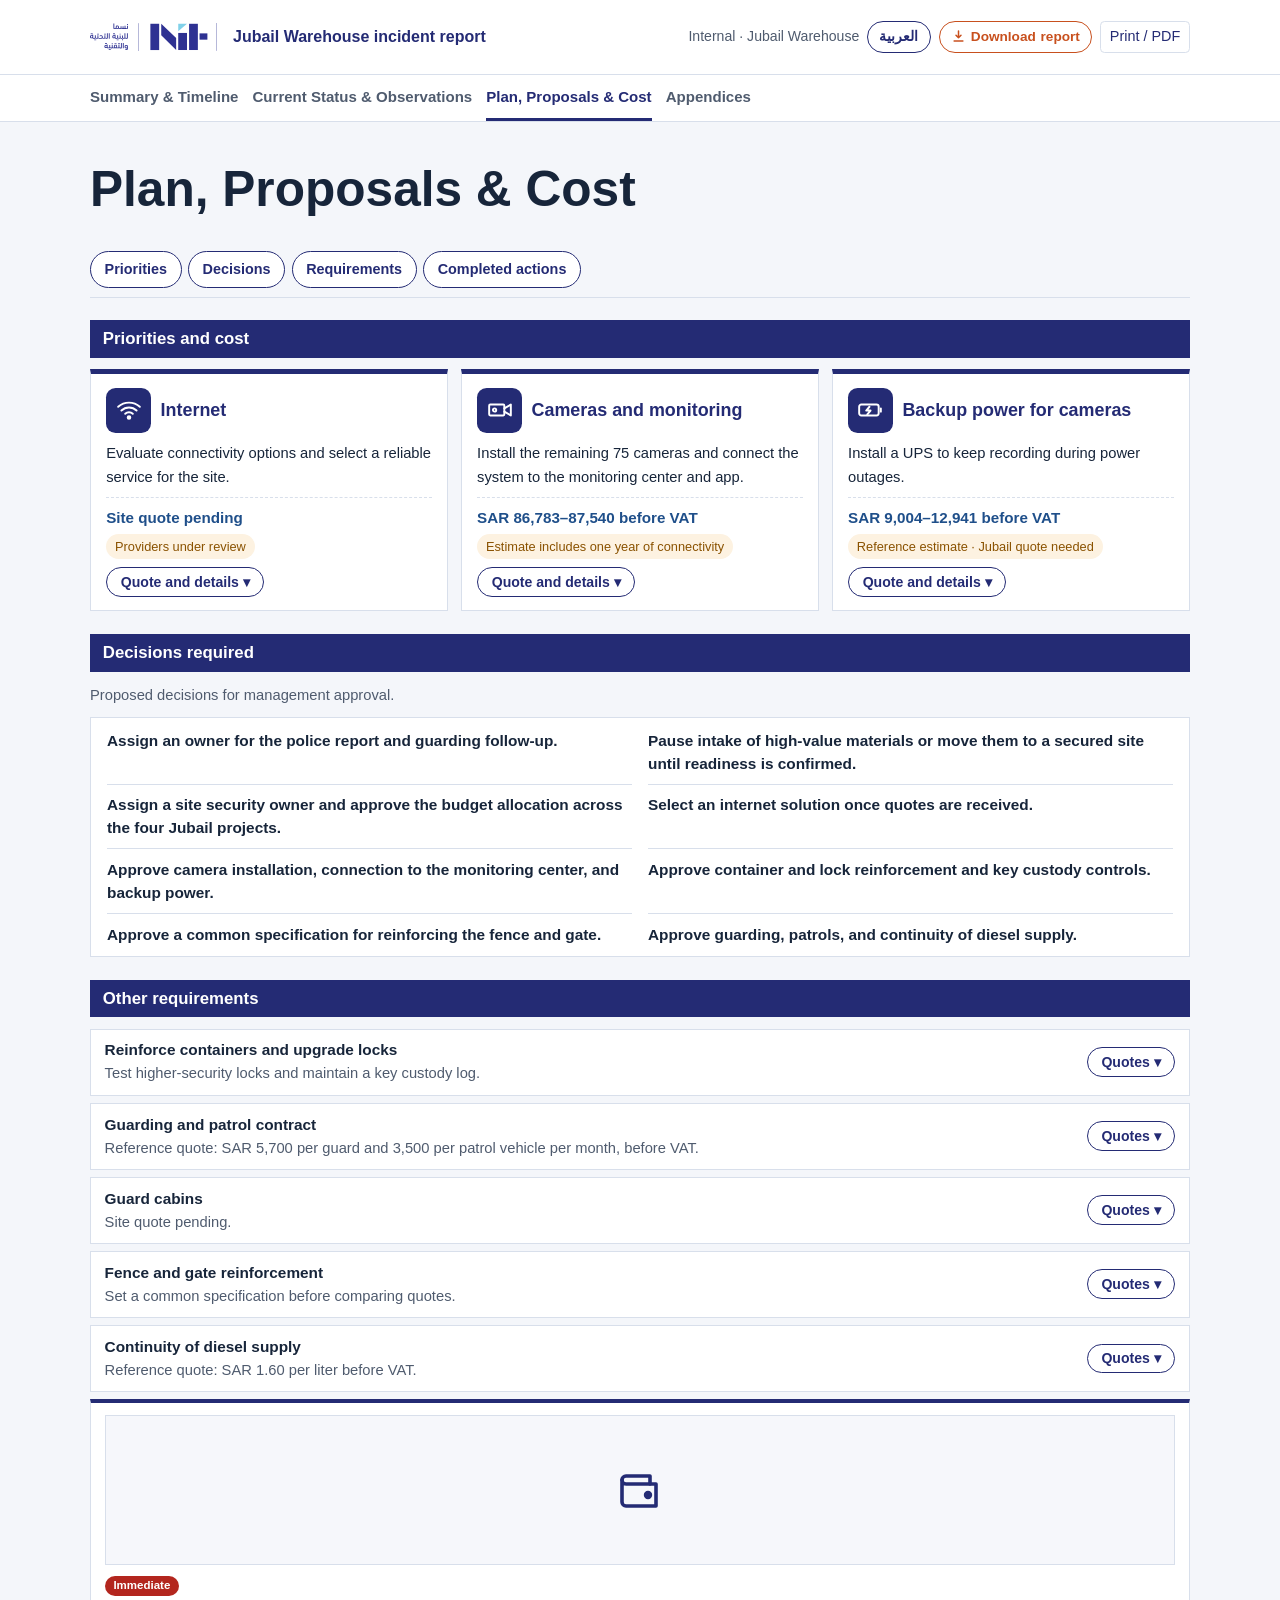
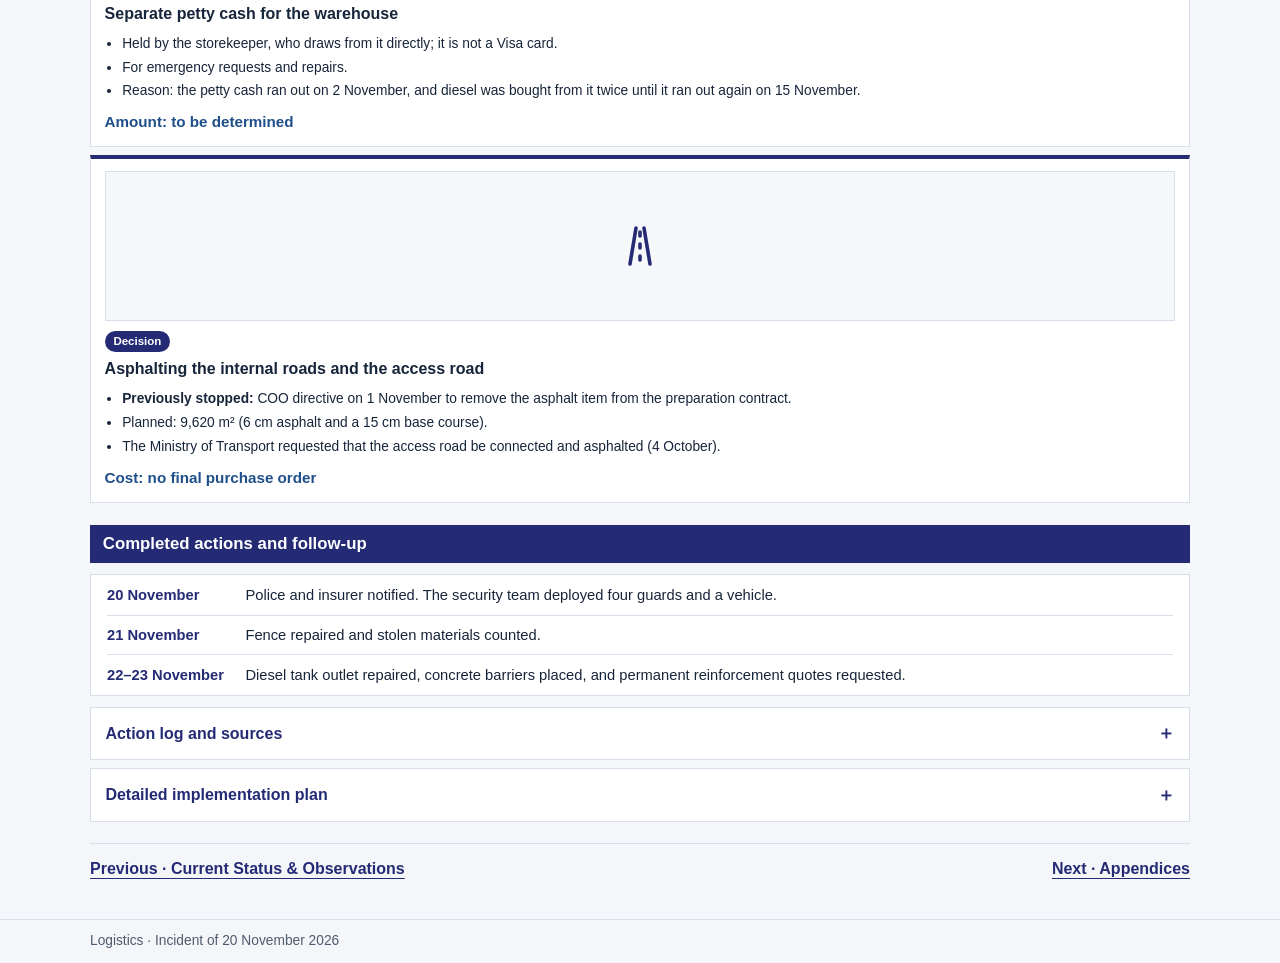
<file: plan-en.html>
<!doctype html>
<html lang="en" dir="ltr">
<head>
 <meta charset="utf-8">
 <meta name="viewport" content="width=device-width, initial-scale=1">
 <title>Plan, Proposals &amp; Cost | Jubail Warehouse Incident</title>
 <link rel="stylesheet" href="report.css">
 <link rel="stylesheet" href="attachments.css">
 <script defer src="attachments-data.js"></script>
 <script defer src="attachments-en.js"></script>
 <script defer src="attachments.js"></script>
 <style>.tag { display:inline-block; margin-inline-start:.3rem; padding:0.45rem; border-radius:.2rem; font-size:.78rem; font-weight:700; white-space:nowrap; vertical-align:middle; }.t-ok { background:#e6f4ec; color:#1f6b45; }.t-user { background:#fdf2e1; color:#8a5200; }.t-inf { background:#eceefb; color:#3c4aa8; }.t-no { background:#fbe9ea; color:#a3262a; }.t-calc { background:#eceefb; color:#3c4aa8; }.plan-index { display:flex; flex-wrap:wrap; gap:.5rem; margin:.2rem 0 1rem; }.plan-index a { display:inline-flex; align-items:center; gap:.5rem; padding:.4rem.7rem; background:var(--surface); border:1px solid var(--line); text-decoration:none; font-weight:700; }.plan-index a:hover { border-color:var(--navy); }.plan-section { margin-top:1.4rem; }.plan-section > h2 { display:flex; align-items:center; gap:.6rem; }.lead-note { max-width:82ch; color:var(--muted); margin:.3rem 0.6rem; }.ceo-table { font-size:.94rem; min-width:820px; }.ceo-table th[scope=row] { color:var(--navy); white-space:nowrap; }.ceo-table td:nth-child(2) { min-width:15rem; }.ceo-table td:nth-child(3) { min-width:13rem; }.ceo-table td:nth-child(4) { min-width:13rem; }.ceo-table td:last-child { min-width:7rem; }.why { display:block; margin-top:.25rem; font-size:.86rem; }.done-table { font-size:.93rem; min-width:760px; }.done-table th[scope=row] { white-space:nowrap; color:var(--navy); }.done-table td:last-child { min-width:10rem; font-size:.88rem; }.plan-group { margin-top:1.1rem; }.plan-group h3 { display:flex; flex-wrap:wrap; align-items:baseline; gap:.3rem.7rem; color:var(--navy); }.plan-group h3 small { color:var(--muted); font-weight:400; font-size:.9rem; }.plan-table { font-size:.92rem; min-width:720px; }.plan-table th[scope=row] { white-space:nowrap; color:var(--navy); }.plan-table td:nth-child(2) { min-width:15rem; }.plan-table td:nth-child(3) { min-width:8rem; }.plan-table td:nth-child(4) { min-width:7rem; }.plan-table td:last-child { min-width:10rem; }.plan-table.plan-detail td:nth-child(3) { min-width:7rem; white-space:nowrap; }.plan-table.plan-detail td:last-child { min-width:14rem; }.key-list { margin:.4rem 0 0; color:var(--muted); font-size:.92rem; }.ceo-table td small,.plan-table td small,.done-table td small { color:var(--muted); }.st { display:block; margin-top:.15rem; color:var(--muted); font-size:.85rem; }.sub-block { margin-top:1.2rem; }.sub-block > h3 { color:var(--navy); }
  details.more { margin-top:.8rem; border:1px solid var(--line); background:var(--surface); }
  details.more > summary { cursor:pointer; padding:.6rem.9rem; font-weight:700; color:var(--navy); }
  details.more >.more-body { padding:.2rem.9rem.9rem; }
  /* من needs.html: الربط المركزي */.opt-grid { display:grid; grid-template-columns:repeat(2,minmax(0,1fr)); gap:1rem; margin-top:.8rem; }.opt { background:var(--surface); border:1px solid var(--line); border-block-start:4px solid var(--navy); padding:1rem 1.1rem; display:flex; flex-direction:column; gap:.6rem; }.opt.chosen { border-block-start-color:#1d7a46; }.opt h3,.opt h4.opt-title { font-size:1.15rem; color:var(--navy); margin:0; }.opt.kind { color:var(--muted); font-size:.92rem; }.badge { display:inline-block; padding:0.45rem; border-radius:.2rem; font-size:.8rem; font-weight:700; background:#e3f2e9; color:#145a33; }.badge.grey { background:#eceff4; color:#3b4658; }.price-big { font-size:1.6rem; font-weight:700; color:var(--ink); line-height:1.2; }.price-big small { font-size:.85rem; font-weight:400; color:var(--muted); }.opt table { min-width:0; font-size:.92rem; }.opt td:last-child { text-align:end; white-space:nowrap; }.opt tr.total td { font-weight:700; border-top:2px solid var(--navy); }.opt h5 { font-size:.98rem; margin:0; }.opt ul { margin:0; padding-inline-start:1.15rem; }.opt li + li { margin-top:.2rem; }.needs-box { background:#f0f4fb; border:1px solid #c8d3ea; padding:.85rem 1rem; margin-top:1rem; }.needs-box h4 { color:var(--navy); font-size:1.05rem; margin:0; }.needs-box ol { margin:.4rem 0 0; padding-inline-start:1.2rem; }.needs-box li + li { margin-top:.3rem; }.calc-note { color:var(--muted); font-size:.85rem; }
  /* من needs.html: الأقفال */.lock-grid { display:grid; grid-template-columns:repeat(auto-fill,minmax(min(100%,250px),1fr)); gap:.8rem; margin-top:.7rem; }.lock { background:var(--surface); border:1px solid var(--line); display:flex; flex-direction:column; }.lock.pic { display:block; background:#fff; border-bottom:1px solid var(--line); }.lock.pic img { display:block; width:100%; height:170px; object-fit:contain; padding:.5rem; }.lock.nopic { height:170px; display:grid; place-items:center; color:var(--muted); font-size:.88rem; text-align:center; padding:1rem; background:#f7f8fb; border-bottom:1px solid var(--line); }.lock.body { padding:.6rem.75rem.75rem; display:flex; flex-direction:column; gap:.3rem; flex:1; }.lock h5 { margin:0; font-size:1rem; line-height:1.4; }.lock.use { font-size:.9rem; }.lock.cost { font-size:1.2rem; font-weight:700; color:var(--navy); }.lock.cost.na { font-size:.95rem; color:#6b5200; }.lock.where { font-size:.85rem; color:var(--muted); margin-top:auto; }.tier { display:flex; flex-wrap:wrap; align-items:baseline; gap:.5rem; margin-top:1.2rem; }.tier h4 { font-size:1.05rem; color:var(--navy); margin:0; }.tier p { color:var(--muted); font-size:.92rem; }.avoid { margin-top:1rem; padding:.75rem 1rem; border:1px solid #e3b4b4; background:#fbf0f0; }.avoid strong { color:#8a1f1f; }.ref-photo { max-width:340px; margin-top:.8rem; }.ref-photo img { display:block; width:100%; height:auto; border:1px solid var(--line); }
  @media(max-width:760px) {.opt-grid { grid-template-columns:1fr; } }
  @media print {.tag { border:1px solid #999; } details.more >.more-body { display:block; } }
 </style>
 <link rel="stylesheet" href="plan-cards.css">
 <link rel="stylesheet" href="obs.css">
 <link rel="stylesheet" href="plan-v2.css?v=4a22854">
 <script defer src="plan-tabs.js?v=4a22854"></script>
 <script defer src="obs.js"></script>
 <script defer src="lang.js"></script>
</head>
<body>
<a class="skip" href="#main">Skip to content</a>
<header class="site-header">
 <div class="wrap brand">
  <a href="index-en.html"><img src="assets/logo.svg" alt="Nesma Infrastructure &amp; Technology"><span>Jubail Warehouse incident report</span></a>
  <div class="header-actions"><span class="meta">Internal · Jubail Warehouse</span> <a class="lang-switch" href="plan.html" lang="ar" hreflang="ar">العربية</a> <details class="export-menu"><summary><span class="ppt-w">Download </span>report</summary><div class="export-pop"><div class="export-row"><b>PowerPoint</b><a href="assets/docs/Jubail-Incident-Report-AR.pptx" download>Arabic</a><a href="assets/docs/Jubail-Incident-Report-EN.pptx" download>English</a></div><div class="export-row"><b>Word</b><a href="assets/docs/Jubail-Incident-Report-AR.docx" download>Arabic</a><a href="assets/docs/Jubail-Incident-Report-EN.docx" download>English</a></div></div></details> <button type="button" class="print-button" data-print>Print / PDF</button></div>
 </div>
 <nav class="navigation" aria-label="Report sections"><ul class="wrap"><li><a href="index-en.html">Summary &amp; Timeline</a></li><li><a href="observations-en.html">Current Status &amp; Observations</a></li><li><a href="plan-en.html" aria-current="page">Plan, Proposals &amp; Cost</a></li><li><a href="appendices-en.html">Appendices</a></li></ul></nav>
</header>
<main class="wrap" id="main" tabindex="-1">
<header class="heading"><h1>Plan, Proposals &amp; Cost</h1></header>
<nav class="ptabs" aria-label="Page sections"><a href="#needs">Priorities</a><a href="#ceo">Decisions</a><a href="#others">Requirements</a><a href="#more">Completed actions</a></nav>
<section class="plan-band" id="needs"><h2 class="obs-cat">Priorities and cost</h2><div class="hero-grid acc-grid"><article class="hero-card" data-panel="t-net">
<header><span class="hero-ic"><svg viewbox="0 0 24 24" width="26" height="26" fill="none" stroke="currentColor" stroke-width="1.8" stroke-linecap="round" stroke-linejoin="round" aria-hidden="true"><path d="M5 12.5a10 10 0 0 1 14 0"></path><path d="M8.5 15.5a5 5 0 0 1 7 0"></path><path d="M2 9a15 15 0 0 1 20 0"></path><circle cx="12" cy="19" r="1.2" fill="currentColor"></circle></svg></span><div><h3>Internet</h3></div></header>


<p class="exec-action">Evaluate connectivity options and select a reliable service for the site.</p><div class="hero-foot"><span class="hero-cost">Site quote pending</span><span class="hero-stat">Providers under review</span></div>
<button type="button" class="acc-btn" aria-expanded="false" aria-controls="t-net">Quote and details</button>
</article><div class="acc-panel" id="t-net" hidden><div class="acc-head"><h4>Internet quotes</h4><button type="button" class="acc-close" data-close="t-net" aria-label="Close">✕</button></div><div class="prod-grid"><article class="prod"><div class="pbody"><h4>Wireless links from our other sites</h4><p class="pprice">Cost unknown</p><p class="pshop">Survey of telecom companies in progress</p></div></article><article class="prod"><div class="pbody"><h4>Microwave with a backup line</h4><p class="pprice">Quote not received</p><p class="pshop">Required: a written quote and an installation date</p></div></article><article class="prod"><div class="pbody"><h4>5G router</h4><p class="pprice"><bdi>850–999</bdi> SAR</p><p class="pshop">Not suitable: no network in the area</p></div></article></div></div><article class="hero-card" data-panel="t-cam">
<header><span class="hero-ic"><svg viewbox="0 0 24 24" width="26" height="26" fill="none" stroke="currentColor" stroke-width="1.8" stroke-linecap="round" stroke-linejoin="round" aria-hidden="true"><path d="M3 7h12a1 1 0 0 1 1 1v8a1 1 0 0 1-1 1H3a1 1 0 0 1-1-1V8a1 1 0 0 1 1-1z"></path><path d="M16 10.5 22 7v10l-6-3.5"></path><circle cx="7" cy="12" r="1.5"></circle></svg></span><div><h3>Cameras and monitoring</h3></div></header>


<p class="exec-action">Install the remaining 75 cameras and connect the system to the monitoring center and app.</p><div class="hero-foot"><span class="hero-cost">SAR <bdi>86,783–87,540</bdi> before VAT</span><span class="hero-stat">Estimate includes one year of connectivity</span></div>
<button type="button" class="acc-btn" aria-expanded="false" aria-controls="t-cam">Quote and details</button>
</article><div class="acc-panel" id="t-cam" hidden><div class="acc-head"><h4>Camera and monitoring quotes</h4><button type="button" class="acc-close" data-close="t-cam" aria-label="Close">✕</button></div><p class="exec-note">Purchase order <bdi>15609</bdi> has yet to be formally issued.</p><div class="prod-grid"><article class="prod"><button type="button" class="zoom pimg" data-img="assets/docs/camera-layout-2026-07-29.jpg" data-title="Completing the cameras to 125"><img src="assets/docs/camera-layout-2026-07-29.jpg" alt="" loading="lazy"></button><div class="pbody"><h4>Complete the cameras to <bdi>125</bdi></h4><p class="pprice"><bdi>56,250</bdi> excl. VAT <span class="tag t-calc">calc.</span></p><p class="pshop">Missing <bdi>75 × 750</bdi> · Item 7 in the order <bdi>15609</bdi></p><a class="qlink" href="assets/purchase-order-15609.pdf" target="_blank" rel="noopener">Purchase order ↗</a></div></article><article class="prod"><button type="button" class="zoom pimg" data-img="assets/prop/q-elite-s00029-v2.jpg" data-title="Hik-Connect cloud link (approved)"><img src="assets/prop/q-elite-s00029-v2.jpg" alt="" loading="lazy"></button><div class="pbody"><h4>Hik-Connect cloud link (approved)</h4><p class="pprice"><bdi>53,008.56</bdi> incl. VAT · <bdi>360</bdi> channels for one year</p><p class="pshop">Adding Jubail: about <bdi>15,765</bdi> per year excl. VAT <span class="tag t-calc">calc.</span> · Elite S00029 v2</p><a class="qlink" href="assets/elite-quote-s00029-v2.pdf" target="_blank" rel="noopener">Open quote ↗</a></div></article><article class="prod"><button type="button" class="zoom pimg" data-img="assets/prop/q-elite-s00030.jpg" data-title="HikCentral on-premises server"><img src="assets/prop/q-elite-s00030.jpg" alt="" loading="lazy"></button><div class="pbody"><h4>HikCentral on-premises server</h4><p class="pprice"><bdi>67,263.50</bdi> incl. VAT</p><p class="pshop">Excluding the server price · Elite S00030</p><a class="qlink" href="assets/elite-quote-s00030.pdf" target="_blank" rel="noopener">Open quote ↗</a></div></article><article class="prod"><div class="pbody"><h4>Two <bdi>60–70</bdi> inch screens</h4><p class="pprice"><bdi>14,768–15,525</bdi> <span class="tag t-calc">calc.</span></p><p class="pshop">Samsung QM65C <bdi>7,384.14–7,762.49</bdi> per screen</p></div></article><article class="prod"><div class="pbody"><h4>Raise the cameras onto independent poles</h4><p class="pprice">Unknown</p><p class="pshop">No quote</p></div></article></div><p class="qlinks"><a href="assets/hik-connect-teams-datasheet.pdf" target="_blank">Hik-Connect datasheet</a> · <a href="assets/hikcentral-pro-datasheet.pdf" target="_blank">HikCentral datasheet</a></p><details class="vid-list"><summary>Details of the two quotes and comparison</summary><div class="optbody">

  <ul class="remaining">
   <li>Elite (Nukhbat Al-Hulool Al-Mutaqaddimah), Hikvision agent: two options (February–March 2026).</li>
   <li>The cloud option was approved on the recommendation of the Nesma Injazat team, under purchase order <bdi>15366-0</bdi> (May).</li>
  </ul>
  <div class="table-area" tabindex="0" aria-label="Comparison of the cloud option and the on-premises server">
   <table>
    <thead><tr><th scope="col">Item</th><th scope="col">Cloud (Hik-Connect for Teams) · approved</th><th scope="col">On-premises server (HikCentral Professional)</th></tr></thead>
    <tbody>
     <tr><th scope="row">First year incl. VAT</th><td><bdi>53,008.56</bdi> for <bdi>360</bdi> channels (S00029 v2)</td><td><bdi>67,263.50</bdi> + the server (S00030)</td></tr>
     <tr><th scope="row">Licence</th><td>Annual subscription</td><td>Perpetual, one-time</td></tr>
     <tr><th scope="row">Remote access</th><td>Over the internet from anywhere</td><td>VPN or public IP, both unavailable in Jubail</td></tr>
     <tr><th scope="row">Maintenance</th><td>By Hikvision</td><td>By our IT</td></tr>
    </tbody>
   </table>
  </div>
  <div class="needs-box">
   <h4>What applies to Jubail</h4>
   <ol>
    <li><strong>Jubail is not covered:</strong> <bdi>360</bdi> channels for <bdi>357</bdi> cameras existing in March, and Jubail started in October. <span class="calc-note">(Elite email, <bdi>17</bdi> March 2026)</span></li>
    <li><strong>Adding <bdi>125</bdi> cameras: about <bdi>15,765</bdi>/year excl. VAT (<bdi>18,130</bdi> incl. VAT).</strong> <span class="tag t-calc">calc.</span> <span class="calc-note"><bdi>125</bdi> × <bdi>12</bdi> × <bdi>10.51</bdi>, the channel price in the PO (<bdi>45,403.20</bdi> ÷ <bdi>4,320</bdi>). A formal quote is to be requested.</span></li>
    <li><strong>Internet is a prerequisite for connection</strong> in both options.</li>
    <li><strong>Activation unconfirmed:</strong> no evidence of payment or activation after <bdi>11</bdi> May. If activated, it ends about May 2027. <span class="tag t-inf">inference</span></li>
    <li><strong>Both quotes have expired</strong> (S00029: <bdi>1</bdi> April, S00030: <bdi>9</bdi> April 2026), so a new quote is required.</li>
   </ol>
  </div>
  <details class="more">
   <summary>Items and features of the two quotes</summary>
   <div class="more-body">
    <div class="table-area" tabindex="0" aria-label="Other differences between the two options">
     <table>
      <thead><tr><th scope="col">Item</th><th scope="col">Cloud</th><th scope="col">On-premises server</th></tr></thead>
      <tbody>
       <tr><th scope="row">Server</th><td>Not required</td><td>Dedicated, not included in the price</td></tr>
       <tr><th scope="row">Setup</th><td><bdi>3–5</bdi> working days from payment</td><td>Server and setup (<bdi>54</bdi> hours)</td></tr>
       <tr><th scope="row">Expansion</th><td>Subscription change</td><td>Additional licenses, and possibly a server upgrade</td></tr>
       <tr><th scope="row">Injazat recommendation (<bdi>15</bdi> March)</th><td>Recommended</td><td>—</td></tr>
      </tbody>
     </table>
    </div>
    <div class="opt-grid">
     <article class="opt chosen" aria-labelledby="opt-cloud">
      <div><span class="badge">Approved · purchase order issued</span></div>
      <h4 class="opt-title" id="opt-cloud">Option 1: Cloud</h4>
      <p class="kind">Hik-Connect for Teams (Team Mode) · annual subscription · with Hikvision</p>
      <div class="price-big"><bdi>53,008.56</bdi> <small>SAR incl. VAT · <bdi>360</bdi> channels for one year</small></div>
      <div class="table-area" style="margin:0">
       <table>
        <tbody>
         <tr><td>First quote S00029 (<bdi>17</bdi> March): <bdi>11.96</bdi> per channel per month</td><td><bdi>59,417.28</bdi></td></tr>
         <tr><td>S00029 v2 after Hikvision discount (<bdi>17</bdi> March): <bdi>10.67</bdi> × <bdi>360</bdi> channels × <bdi>12</bdi> months</td><td><bdi>46,094.40</bdi></td></tr>
         <tr><td>VAT <bdi>15%</bdi></td><td><bdi>6,914.16</bdi></td></tr>
         <tr class="total"><td>Total per the revised quote</td><td><bdi>53,008.56</bdi></td></tr>
         <tr><td>Purchase order <bdi>15366-0</bdi> (<bdi>5</bdi> May) excl. VAT · advance payment <bdi>100%</bdi></td><td><bdi>45,403.20</bdi></td></tr>
        </tbody>
       </table>
      </div>
      <h5>Features</h5>
      <ul>
       <li>Web portal and mobile app, with unlimited channels</li>
       <li><bdi>64</bdi> live cameras at once, and <bdi>16</bdi> recordings at once</li>
       <li>All warehouses on one platform with a map</li>
       <li>Unlimited users and roles, with per-user permissions</li>
       <li>Alarms with rules and schedules, and mobile notifications</li>
       <li>Cloud storage of events for <bdi>7</bdi>–<bdi>365</bdi> days, evidence management, and video analytics reports</li>
       <li>Devices updated in one batch, with no open ports and no VPN</li>
      </ul>
      <h5>What is required</h5>
      <ul>
       <li>Internet at the recorder (NVR) in every warehouse</li>
       <li>No server and no in-house maintenance; updates are handled by Hikvision</li>
       <li>Recurring annual cost</li>
      </ul>
      <p class="source">Sources: <a href="assets/elite-quote-s00029-v2.pdf" target="_blank">Quote S00029 v2</a> · <a href="assets/hik-connect-teams-datasheet.pdf" target="_blank">Hik-Connect for Teams datasheet</a> · Purchase order <bdi>15366-0</bdi> · Elite emails of <bdi>9</bdi> February and <bdi>17</bdi> March 2026</p>
     </article>
     <article class="opt" aria-labelledby="opt-server">
      <div><span class="badge grey">Not approved</span></div>
      <h4 class="opt-title" id="opt-server">Option 2: On-premises server</h4>
      <p class="kind">HikCentral Professional · perpetual license · on our own server</p>
      <div class="price-big"><bdi>67,263.50</bdi> <small>SAR incl. VAT · excluding the server</small></div>
      <div class="table-area" style="margin:0">
       <table>
        <tbody>
         <tr><td>Base license, <bdi>64</bdi> channels</td><td><bdi>5,450.00</bdi></td></tr>
         <tr><td>Additional channels (<bdi>64</bdi> + <bdi>336</bdi> = <bdi>400</bdi> channels, Logistics summary of <bdi>5</bdi> April)</td><td><bdi>33,600.00</bdi></td></tr>
         <tr><td>Server preparation and setup: <bdi>54</bdi> hours × <bdi>360</bdi></td><td><bdi>19,440.00</bdi></td></tr>
         <tr><td>Connecting <bdi>15</bdi> recorders</td><td>Free</td></tr>
         <tr><td>VAT <bdi>15%</bdi></td><td><bdi>8,773.50</bdi></td></tr>
         <tr class="total"><td>Total (S00030, <bdi>25</bdi> March)</td><td><bdi>67,263.50</bdi></td></tr>
        </tbody>
       </table>
      </div>
      <h5>Features</h5>
      <ul>
       <li>A platform combining video, alarms, access, visitors and vehicles</li>
       <li>Text search for people and vehicles in recordings (AcuSeek)</li>
       <li>Unified alarm center with automatic linkage and audible alarm</li>
       <li>Video wall that shows the alarm video automatically</li>
       <li>Guard patrols: routes on the map, check-in logging, and performance reports</li>
       <li>Long-term archiving, system health monitoring, and a backup server</li>
       <li>Integration with other systems</li>
      </ul>
      <h5>What is required</h5>
      <ul>
       <li>Server not included: DS-VE11-R/HW2, Xeon E-2434, <bdi>16</bdi> GB, two <bdi>2</bdi> TB disks, up to <bdi>600</bdi> channels. <a href="assets/hikcentral-server-req.jpg" target="_blank">Specifications</a></li>
       <li>Stable internet at the server and the warehouses</li>
       <li>Public IP for the server, or a VPN between it and the warehouses</li>
       <li>Maintenance and updates by our own IT</li>
      </ul>
      <p class="source">Sources: <a href="assets/elite-quote-s00030.pdf" target="_blank">Quote S00030</a> · <a href="assets/hikcentral-pro-datasheet.pdf" target="_blank">HikCentral Professional datasheet</a> · Elite email of <bdi>25</bdi> March 2026</p>
     </article>
    </div>
   </div>
  </details>
  <p class="source">Sources: S00029 v2 and S00030, PO <bdi>15366-0</bdi>, the Logistics Manager's email of <bdi>5</bdi> April 2026, and the Nesma Injazat reply of <bdi>15</bdi> March 2026.</p>
 </div></details></div><article class="hero-card" data-panel="t-ups">
<header><span class="hero-ic"><svg viewbox="0 0 24 24" width="26" height="26" fill="none" stroke="currentColor" stroke-width="1.8" stroke-linecap="round" stroke-linejoin="round" aria-hidden="true"><rect x="2" y="7" width="18" height="10" rx="2"></rect><path d="M22 10.5v3"></path><path d="M11.5 9 8.5 12.5h4L9.5 16"></path></svg></span><div><h3>Backup power for cameras</h3></div></header>


<p class="exec-action">Install a UPS to keep recording during power outages.</p><div class="hero-foot"><span class="hero-cost">SAR <bdi>9,004–12,941</bdi> before VAT</span><span class="hero-stat">Reference estimate · Jubail quote needed</span></div>
<button type="button" class="acc-btn" aria-expanded="false" aria-controls="t-ups">Quote and details</button>
</article><div class="acc-panel" id="t-ups" hidden><div class="acc-head"><h4>UPS quote</h4><button type="button" class="acc-close" data-close="t-ups" aria-label="Close">✕</button></div><div class="prod-grid"><article class="prod"><button type="button" class="zoom pimg" data-img="assets/prop/q-elite-s00018.jpg" data-title="UPS for the cameras and recorder"><img src="assets/prop/q-elite-s00018.jpg" alt="" loading="lazy"></button><div class="pbody"><h4>UPS for the cameras and recorder</h4><p class="pprice"><bdi>4,438</bdi> (3kVA) or <bdi>8,375</bdi> (6kVA)</p><p class="pshop">+ installation and accessories <bdi>4,566.25</bdi> excl. VAT · Elite S00018 for Rabigh (expired) · a new quote for Jubail is required</p><a class="qlink" href="assets/docs/elite-s00018-ups-rabigh.pdf" target="_blank" rel="noopener">Open quote ↗</a></div></article></div></div></div></section>
<section class="plan-band" id="ceo"><h2 class="obs-cat">Decisions required</h2><p class="exec-note">Proposed decisions for management approval.</p><div class="exec-decisions"><article class="exec-decision" id="d1"><span id="committee" aria-hidden="true"></span><h3>Assign an owner for the police report and guarding follow-up.</h3></article><article class="exec-decision" id="d2"><h3>Pause intake of high-value materials or move them to a secured site until readiness is confirmed.</h3></article><article class="exec-decision" id="d3"><h3>Assign a site security owner and approve the budget allocation across the four Jubail projects.</h3></article><article class="exec-decision" id="d4"><h3>Select an internet solution once quotes are received.</h3></article><article class="exec-decision" id="d5"><h3>Approve camera installation, connection to the monitoring center, and backup power.</h3></article><article class="exec-decision" id="d6"><h3>Approve container and lock reinforcement and key custody controls.</h3></article><article class="exec-decision" id="d7"><h3>Approve a common specification for reinforcing the fence and gate.</h3></article><article class="exec-decision" id="d8"><h3>Approve guarding, patrols, and continuity of diesel supply.</h3></article></div>
 </section>
<section class="plan-band" id="others"><h2 class="obs-cat">Other requirements</h2><div class="exec-requirements acc-grid"><article class="exec-requirement" data-panel="t-locks"><div><h3>Reinforce containers and upgrade locks</h3><p>Test higher-security locks and maintain a key custody log.</p></div><button type="button" class="acc-btn" aria-expanded="false" aria-controls="t-locks">Quotes</button></article><div class="acc-panel" id="t-locks" hidden><div class="acc-head"><h4>Quotes for locks, seals and the key cabinet</h4><button type="button" class="acc-close" data-close="t-locks" aria-label="Close">✕</button></div><p class="tab-note">Several types of locks will be ordered, tried and tested, in order to approve locks that are unbreakable or fitted with sensors.</p><h4 class="sub-h">For the important containers and the main gate</h4><div class="prod-grid"><article class="prod"><button type="button" class="zoom pimg" data-img="assets/lock-abloy-pl340.jpg" data-title="ABLOY PROTEC2 PL340/50 T"><img src="assets/lock-abloy-pl340.jpg" alt="" loading="lazy"></button><div class="pbody"><h4>ABLOY PROTEC2 PL340/50 T</h4><p class="pprice"><bdi>1,173</bdi> SAR</p><p class="pshop">ubuy.com.sa · imported from the USA · excluding shipping and customs</p><a class="qlink" href="https://www.ubuy.com.sa/en/product/NAMBNQPQ6-protec2-pl340-50-t-high-security-padlock" target="_blank" rel="noopener">Product page ↗</a></div></article><article class="prod"><div class="pimg pimg-none">No image</div><div class="pbody"><h4>ABUS GRANIT 37RK/80</h4><p class="pprice">No Saudi price · US reference <bdi>127.78</bdi>–<bdi>190.99</bdi> USD</p><p class="pshop">About <bdi>480</bdi>–<bdi>720</bdi> SAR <span class="tag t-calc">calc.</span> at a rate of <bdi>3.75</bdi>. No announced authorized distributor in Saudi Arabia</p><a class="qlink" href="https://www.abus.com/int/Commercial-Security/Industrial-padlocks/Padlock-finder/GRANIT/37RK-80-GRANIT" target="_blank" rel="noopener">Company website ↗</a></div></article><article class="prod"><button type="button" class="zoom pimg" data-img="assets/lock-abloy-pl330.jpg" data-title="ABLOY PL330B (25 mm)"><img src="assets/lock-abloy-pl330.jpg" alt="" loading="lazy"></button><div class="pbody"><h4>ABLOY PL330B (<bdi>25</bdi> mm)</h4><p class="pprice"><bdi>600</bdi> SAR</p><p class="pshop">sa.tilga.com · available according to the page</p><a class="qlink" href="https://sa.tilga.com/en/prod/6337002/" target="_blank" rel="noopener">Product page ↗</a></div></article></div><h4 class="sub-h">For low-value containers and container doors</h4><div class="prod-grid"><article class="prod"><button type="button" class="zoom pimg" data-img="assets/lock-masterlock-6321.jpg" data-title="Master Lock ProSeries 6321KA"><img src="assets/lock-masterlock-6321.jpg" alt="" loading="lazy"></button><div class="pbody"><h4>Master Lock ProSeries 6321KA</h4><p class="pprice"><bdi>248</bdi> SAR</p><p class="pshop">sa.tilga.com · available according to the page</p><a class="qlink" href="https://sa.tilga.com/en/prod/13169770/" target="_blank" rel="noopener">Product page ↗</a></div></article><article class="prod"><button type="button" class="zoom pimg" data-img="assets/lock-puck.jpg" data-title="Hidden-shackle locks (Puck) · 3 locks"><img src="assets/lock-puck.jpg" alt="" loading="lazy"></button><div class="pbody"><h4>Hidden-shackle locks (Puck) · <bdi>3</bdi> locks</h4><p class="pprice"><bdi>272</bdi> SAR for the three</p><p class="pshop">sa.tilga.com. The box alone is <bdi>81</bdi> SAR on desertcart (out of stock), or it can be made by a blacksmith</p><a class="qlink" href="https://sa.tilga.com/en/prod/13022153/" target="_blank" rel="noopener">Product page ↗</a></div></article></div><h4 class="sub-h">Smart locks and key control</h4><div class="prod-grid"><article class="prod"><div class="pimg pimg-none">No image</div><div class="pbody"><h4>ABLOY PROTEC2 CLIQ</h4><p class="pprice">Price by quote, per project</p><p class="pshop">ASSA ABLOY office in Riyadh</p><a class="qlink" href="https://www.assaabloy.com/ae/en/stories/customer-cases/enhancing-security-at-king-faisal-air-academy-with-abloy-protec-cliq-system" target="_blank" rel="noopener">Example project in Saudi Arabia ↗</a></div></article><article class="prod"><button type="button" class="zoom pimg" data-img="assets/lock-abloy-beat.jpg" data-title="ABLOY BEAT (Bluetooth)"><img src="assets/lock-abloy-beat.jpg" alt="" loading="lazy"></button><div class="pbody"><h4>ABLOY BEAT (Bluetooth)</h4><p class="pprice">No published price · availability in Saudi Arabia unconfirmed</p><p class="pshop">ASSA ABLOY</p><a class="qlink" href="https://www.assaabloy.com/nz/en/solutions/products/padlocks-and-safes/padlocks/abloy-beat" target="_blank" rel="noopener">Company website ↗</a></div></article><article class="prod"><button type="button" class="zoom pimg" data-img="assets/lock-traka-21.jpg" data-title="Traka 21 key cabinet"><img src="assets/lock-traka-21.jpg" alt="" loading="lazy"></button><div class="pbody"><h4>Traka 21 key cabinet</h4><p class="pprice"><bdi>13,567</bdi> SAR</p><p class="pshop">sa.tilga.com · VAT not stated</p><a class="qlink" href="https://sa.tilga.com/prod/12284097/" target="_blank" rel="noopener">Product page ↗</a></div></article></div><h4 class="sub-h">Accessories</h4><div class="prod-grid"><article class="prod"><button type="button" class="zoom pimg" data-img="assets/lock-bolt-seals.jpg" data-title="Numbered seals (Bolt Seals) · 10 pieces"><img src="assets/lock-bolt-seals.jpg" alt="" loading="lazy"></button><div class="pbody"><h4>Numbered seals (Bolt Seals) · <bdi>10</bdi> pieces</h4><p class="pprice"><bdi>81</bdi> SAR for the ten</p><p class="pshop">sa.tilga.com. ISO 17712 is the seller's claim, with no certificate attached</p><a class="qlink" href="https://sa.tilga.com/prod/12818292/" target="_blank" rel="noopener">Product page ↗</a></div></article><article class="prod"><button type="button" class="zoom pimg" data-img="assets/lock-chain-abus-8ks.jpg" data-title="Hardened chain ABUS 8KS · 3 m"><img src="assets/lock-chain-abus-8ks.jpg" alt="" loading="lazy"></button><div class="pbody"><h4>ABUS 8KS hardened chain · <bdi>3</bdi> m</h4><p class="pprice"><bdi>165</bdi> SAR</p><p class="pshop">ubuy.com.sa · excluding shipping and customs; the thickness is inconsistent on the page</p><a class="qlink" href="https://www.ubuy.com.sa/en/product/1SA122Q8-abus-8ks-2-maximum-security-square-chain-and-sleeve" target="_blank" rel="noopener">Product page ↗</a></div></article></div></div><article class="exec-requirement" data-panel="t-grd"><div><h3>Guarding and patrol contract</h3><p>Reference quote: SAR <bdi>5,700</bdi> per guard and <bdi>3,500</bdi> per patrol vehicle per month, before VAT.</p></div><button type="button" class="acc-btn" aria-expanded="false" aria-controls="t-grd">Quotes</button></article><div class="acc-panel" id="t-grd" hidden><div class="acc-head"><h4>Guarding and patrol quotes</h4><button type="button" class="acc-close" data-close="t-grd" aria-label="Close">✕</button></div><p class="tab-note">The Security Manager nominated Al-Fursan. The prices below are the cost prices in its earlier quote for the Riyadh warehouse; an updated quote for the Jubail warehouse is needed.</p><div class="prod-grid"><article class="prod"><button type="button" class="zoom pimg" data-img="assets/prop/q-fursan-security.jpg" data-title="Al-Fursan First Security Guards Co. (nominated)"><img src="assets/prop/q-fursan-security.jpg" alt="" loading="lazy"></button><div class="pbody"><h4>Al-Fursan First Security Guards Co. (nominated)</h4><p class="pprice"><bdi>5,700</bdi> per guard and <bdi>3,500</bdi> for the patrol per month, excl. VAT</p><p class="pshop">Guard <bdi>8</bdi> hours × <bdi>7</bdi> days · patrol <bdi>24</bdi> hours · field supervisor, cones and radios free · quote dated <bdi>7</bdi> April 2026 for the Riyadh warehouse, valid <bdi>40</bdi> days</p><a class="qlink" href="assets/docs/fursan-security-quote-2026-04-07.pdf" target="_blank" rel="noopener">Open quote ↗</a></div></article><article class="prod"><div class="pbody"><h4>Cost of the current team at Al-Fursan prices</h4><p class="pprice"><bdi>26,300</bdi> per month, excl. VAT <span class="tag t-calc">calc.</span></p><p class="pshop"><bdi>4</bdi> guards × <bdi>5,700</bdi> + patrol <bdi>3,500</bdi> · <bdi>30,245</bdi> incl. VAT (calc.)</p></div></article><article class="prod"><button type="button" class="zoom pimg" data-img="assets/prop/q-noufth-security.jpg" data-title="Al-Noufth Al-Mutamaiza Security Guards (for comparison)"><img src="assets/prop/q-noufth-security.jpg" alt="" loading="lazy"></button><div class="pbody"><h4>Al-Noufth Al-Mutamaiza Security Guards (for comparison)</h4><p class="pprice"><bdi>5,600</bdi> per guard and <bdi>3,000</bdi> for the patrol per month, excl. VAT</p><p class="pshop"><bdi>3</bdi> guards and a patrol = <bdi>19,800</bdi> per month · general supervisor free · quote dated <bdi>27</bdi> July 2026 for the Tuwaiq warehouses, received through Procurement</p><a class="qlink" href="assets/docs/noufth-security-quote-2026-07-27.pdf" target="_blank" rel="noopener">Open quote ↗</a></div></article></div></div><article class="exec-requirement" data-panel="t-cab"><div><h3>Guard cabins</h3><p>Site quote pending.</p></div><button type="button" class="acc-btn" aria-expanded="false" aria-controls="t-cab">Quotes</button></article><div class="acc-panel" id="t-cab" hidden><div class="acc-head"><h4>Cabins</h4><button type="button" class="acc-close" data-close="t-cab" aria-label="Close">✕</button></div><div class="prod-grid"><article class="prod"><div class="pbody"><h4><bdi>2</bdi> Portacabins at the corners</h4><p class="pprice">Unknown</p><p class="pshop">Reference: guard caravan <bdi>9,000.00</bdi> excl. VAT in order <bdi>15627</bdi></p></div></article><article class="prod"><button type="button" class="zoom pimg" data-img="assets/prop/q-gafa-s00518.jpg" data-title="Site caravan maintenance"><img src="assets/prop/q-gafa-s00518.jpg" alt="" loading="lazy"></button><div class="pbody"><h4>Site caravan maintenance</h4><p class="pprice"><bdi>48,300.00</bdi> incl. VAT</p><p class="pshop">GAFA S00518 · <bdi>26</bdi> October</p><a class="qlink" href="assets/docs/gafa-s00518-caravan.pdf" target="_blank" rel="noopener">Open quote ↗</a></div></article></div></div><article class="exec-requirement" data-panel="t-bar"><div><h3>Fence and gate reinforcement</h3><p>Set a common specification before comparing quotes.</p></div><button type="button" class="acc-btn" aria-expanded="false" aria-controls="t-bar">Quotes</button></article><div class="acc-panel" id="t-bar" hidden><div class="acc-head"><h4>Barriers: comparison and quotes</h4><button type="button" class="acc-close" data-close="t-bar" aria-label="Close">✕</button></div><p class="tab-note">The ground may need excavation and foundations before the barriers are placed, and the quotes do not mention this. Required: an engineer's opinion and a unified specification.</p><h4 class="sub-h">Quote comparison: cost and duration</h4><div class="cmp-wrap"><table class="cmp"><thead><tr><th>Supplier</th><th>Specification</th><th>Quantity</th><th>Total</th><th>Unit price delivered, excl. VAT <span class="tag t-calc">calc.</span></th><th>Transport and unloading</th><th>Duration and payment</th></tr></thead><tbody><tr><th scope="row" data-label="Supplier">Masar Al-Sham 000191</th><td data-label="Specification"><span class="cv">Height <bdi>3</bdi> m, base <bdi>1</bdi> m</span></td><td data-label="Quantity"><span class="cv"><bdi>400</bdi> pieces</span></td><td data-label="Total"><span class="cv"><b><bdi>609,500</bdi></b> incl. VAT<small><bdi>530,000</bdi> excl. VAT</small></span></td><td data-label="Unit price delivered, excl. VAT"><span class="cv"><bdi>1,325.00</bdi> per piece</span></td><td data-label="Transport and unloading"><span class="cv"><bdi>100</bdi> transport trips for <bdi>150,000</bdi>, excluding unloading</span></td><td data-label="Duration and payment"><span class="cv"><b><bdi>15–20</bdi> days</b><small>Payment not stated</small></span></td></tr><tr><th scope="row" data-label="Supplier">Al-Waad 870</th><td data-label="Specification"><span class="cv">Height <bdi>3</bdi> m, base <bdi>100</bdi> cm, wall <bdi>30</bdi> cm</span></td><td data-label="Quantity"><span class="cv"><bdi>1,000</bdi> pieces</span></td><td data-label="Total"><span class="cv"><b><bdi>1,207,500</bdi></b> incl. VAT<small><bdi>1,050,000</bdi> excl. VAT</small></span></td><td data-label="Unit price delivered, excl. VAT"><span class="cv"><bdi>1,050.00</bdi> per piece</span></td><td data-label="Transport and unloading"><span class="cv">Transport to Jubail included; unloading not stated</span></td><td data-label="Duration and payment"><span class="cv"><b>Duration not stated</b><small>Cash</small></span></td></tr><tr><th scope="row" data-label="Supplier">IPC Q6115</th><td data-label="Specification"><span class="cv">Double New Jersey, height <bdi>3,000</bdi> mm</span></td><td data-label="Quantity"><span class="cv"><bdi>800</bdi> linear m</span></td><td data-label="Total"><span class="cv"><b><bdi>671,600</bdi></b> incl. VAT (calc.)<small><bdi>584,000</bdi> excl. VAT</small></span></td><td data-label="Unit price delivered, excl. VAT"><span class="cv"><bdi>730.00</bdi> per linear m</span></td><td data-label="Transport and unloading"><span class="cv">Supply only and written for Dammam, with no unloading and no installation</span></td><td data-label="Duration and payment"><span class="cv"><b>Duration not stated</b><small>Payment to be agreed</small></span></td></tr><tr><th scope="row" data-label="Supplier">Amjad Al-Youm (low)</th><td data-label="Specification"><span class="cv">Height <bdi>85</bdi> cm, length <bdi>1</bdi> m</span></td><td data-label="Quantity"><span class="cv"><bdi>1,000</bdi> pieces</span></td><td data-label="Total"><span class="cv"><b><bdi>80,500</bdi></b> incl. VAT<small><bdi>70,000</bdi> excl. VAT</small></span></td><td data-label="Unit price delivered, excl. VAT"><span class="cv"><bdi>70.00</bdi> per piece</span></td><td data-label="Transport and unloading"><span class="cv">Supply to site included</span></td><td data-label="Duration and payment"><span class="cv"><b>Duration not stated</b><small>Ready immediately upon award · <bdi>70%</bdi> in advance and <bdi>30%</bdi> after delivery</small></span></td></tr></tbody></table></div><ul class="xlist cmp-notes"><li>A direct comparison is not yet valid: the quantities differ, the piece length is not stated in the Masar Al-Sham and Al-Waad quotes, and no quote includes unloading and installation.</li><li>Required coverage: a <bdi>920</bdi> m perimeter.</li><li>The only quote that states a duration is Masar Al-Sham: <bdi>15–20</bdi> days.</li><li>The low Amjad Al-Youm barriers are a different product, not a like-for-like alternative to a <bdi>3</bdi> m barrier.</li></ul><h4 class="sub-h">Quotes</h4><div class="prod-grid"><article class="prod"><button type="button" class="zoom pimg" data-img="assets/masar-000191-preview-1.jpg" data-title="Masar Al-Sham 000191"><img src="assets/masar-000191-preview-1.jpg" alt="" loading="lazy"></button><div class="pbody"><h4>Masar Al-Sham 000191</h4><p class="pprice"><bdi>609,500</bdi> incl. VAT</p><p class="pshop">Height <bdi>3</bdi> m · <bdi>400</bdi> pieces · <bdi>100</bdi> transport trips · excluding unloading · <bdi>15–20</bdi> days</p><a class="qlink" href="assets/masar-000191.pdf" target="_blank" rel="noopener">Open quote ↗</a></div></article><article class="prod"><button type="button" class="zoom pimg" data-img="assets/prop/q-ipc-q6115.jpg" data-title="IPC Q6115"><img src="assets/prop/q-ipc-q6115.jpg" alt="" loading="lazy"></button><div class="pbody"><h4>IPC Q6115</h4><p class="pprice"><bdi>584,000</bdi> excl. VAT</p><p class="pshop">New Jersey <bdi>3,000</bdi> mm · <bdi>800</bdi> linear m × <bdi>730</bdi> · <bdi>671,600</bdi> incl. VAT (calc.) · supply only</p><a class="qlink" href="assets/docs/ipc-q6115-barriers.pdf" target="_blank" rel="noopener">Open quote ↗</a></div></article><article class="prod"><button type="button" class="zoom pimg" data-img="assets/waad-870-preview-1.jpg" data-title="Al-Waad 870"><img src="assets/waad-870-preview-1.jpg" alt="" loading="lazy"></button><div class="pbody"><h4>Al-Waad 870</h4><p class="pprice"><bdi>1,207,500</bdi> incl. VAT</p><p class="pshop">Height <bdi>3</bdi> m · <bdi>1,000</bdi> pieces · transport included</p><a class="qlink" href="assets/waad-870.pdf" target="_blank" rel="noopener">Open quote ↗</a></div></article><article class="prod"><button type="button" class="zoom pimg" data-img="assets/low-barriers-quote-preview-1.jpg" data-title="Amjad Al-Youm (low)"><img src="assets/low-barriers-quote-preview-1.jpg" alt="" loading="lazy"></button><div class="pbody"><h4>Amjad Al-Youm (low)</h4><p class="pprice"><bdi>80,500</bdi> incl. VAT</p><p class="pshop"><bdi>85</bdi> cm · <bdi>1,000</bdi> pieces · different specification</p><a class="qlink" href="assets/low-barriers-quote.pdf" target="_blank" rel="noopener">Open quote ↗</a></div></article><article class="prod"><button type="button" class="zoom pimg" data-img="assets/prop/q-awtad-1054.jpg" data-title="Transport of the temporary barriers (Awtad Al-Sharq 1054)"><img src="assets/prop/q-awtad-1054.jpg" alt="" loading="lazy"></button><div class="pbody"><h4>Transport of the temporary barriers (Awtad Al-Sharq 1054)</h4><p class="pprice"><bdi>13,340.00</bdi> incl. VAT</p><p class="pshop"><bdi>170</bdi> barriers · work order <bdi>82</bdi></p><a class="qlink" href="assets/docs/awtad-1054-barrier-transport.pdf" target="_blank" rel="noopener">Open quote ↗</a></div></article></div><h4 class="sub-h">On site now</h4><div class="ob-media"><button type="button" class="zoom" data-img="assets/obs/barriers-1.jpg" data-title="23 November · in front of the fence, on the inside"><img src="assets/obs/barriers-1.jpg" alt="23 November · in front of the fence, on the inside" loading="lazy"><span class="cap">23 November · in front of the fence, on the inside</span></button><button type="button" class="zoom" data-img="assets/obs/barriers-3.jpg" data-title="23 November · right against the fence base"><img src="assets/obs/barriers-3.jpg" alt="23 November · right against the fence base" loading="lazy"><span class="cap">23 November · right against the fence base</span></button><button type="button" class="zoom" data-img="assets/obs/barriers-4.jpg" data-title="23 November · unloading"><img src="assets/obs/barriers-4.jpg" alt="23 November · unloading" loading="lazy"><span class="cap">23 November · unloading</span></button></div><h4 class="sub-h">Reference examples</h4><div class="ob-media"><button type="button" class="zoom" data-img="assets/prop/jersey-white-red.jpg" data-title="Concrete Jersey barriers"><img src="assets/prop/jersey-white-red.jpg" alt="Concrete Jersey barriers" loading="lazy"><span class="cap">Concrete Jersey barriers</span></button><button type="button" class="zoom" data-img="assets/barriers.jpg" data-title="Concrete barriers (reference)"><img src="assets/barriers.jpg" alt="Concrete barriers (reference)" loading="lazy"><span class="cap">Concrete barriers (reference)</span></button><button type="button" class="zoom" data-img="assets/prop/jersey-factory.jpg" data-title="Jersey barriers at a factory"><img src="assets/prop/jersey-factory.jpg" alt="Jersey barriers at a factory" loading="lazy"><span class="cap">Jersey barriers at a factory</span></button><button type="button" class="zoom" data-img="assets/prop/jersey-loading.jpg" data-title="Loading the barriers"><img src="assets/prop/jersey-loading.jpg" alt="Loading the barriers" loading="lazy"><span class="cap">Loading the barriers</span></button><button type="button" class="zoom" data-img="assets/prop/twall-ref.jpg" data-title="T-wall"><img src="assets/prop/twall-ref.jpg" alt="T-wall" loading="lazy"><span class="cap">T-wall</span></button><button type="button" class="zoom" data-img="assets/prop/twall-catalog.jpg" data-title="T-wall catalog"><img src="assets/prop/twall-catalog.jpg" alt="T-wall catalog" loading="lazy"><span class="cap">T-wall catalog</span></button></div></div><article class="exec-requirement" data-panel="t-dsl"><div><h3>Continuity of diesel supply</h3><p>Reference quote: SAR <bdi>1.60</bdi> per liter before VAT.</p></div><button type="button" class="acc-btn" aria-expanded="false" aria-controls="t-dsl">Quotes</button></article><div class="acc-panel" id="t-dsl" hidden><div class="acc-head"><h4>Diesel quote</h4><button type="button" class="acc-close" data-close="t-dsl" aria-label="Close">✕</button></div><div class="prod-grid"><article class="prod"><button type="button" class="zoom pimg" data-img="assets/prop/q-qte47.jpg" data-title="Diesel from a second supplier"><img src="assets/prop/q-qte47.jpg" alt="" loading="lazy"></button><div class="pbody"><h4>Diesel from a second supplier</h4><p class="pprice"><bdi>1.60</bdi> SAR per litre excl. VAT</p><p class="pshop">QTE47 · <bdi>23</bdi> November · for contracting with more than one supplier</p><a class="qlink" href="assets/docs/qte47-diesel.pdf" target="_blank" rel="noopener">Open quote ↗</a></div></article></div></div><article class="pcard need xcard"><div class="ncard-pic ncard-icon"><svg viewbox="0 0 24 24" width="26" height="26" fill="none" stroke="currentColor" stroke-width="1.8" stroke-linecap="round" stroke-linejoin="round" aria-hidden="true"><path d="M3 7a2 2 0 0 1 2-2h12v4"></path><path d="M3 7v11a2 2 0 0 0 2 2h15V9H5a2 2 0 0 1-2-2z"></path><circle cx="16" cy="14.5" r="1.2" fill="currentColor"></circle></svg></div><span class="prio pr-now">Immediate</span><h3>Separate petty cash for the warehouse</h3><ul class="xlist"><li>Held by the storekeeper, who draws from it directly; it is not a Visa card.</li><li>For emergency requests and repairs.</li><li>Reason: the petty cash ran out on <bdi>2</bdi> November, and diesel was bought from it twice until it ran out again on <bdi>15</bdi> November.</li></ul><p class="pcost">Amount: to be determined</p></article><article class="pcard need xcard"><div class="ncard-pic ncard-icon"><svg viewbox="0 0 24 24" width="26" height="26" fill="none" stroke="currentColor" stroke-width="1.8" stroke-linecap="round" stroke-linejoin="round" aria-hidden="true"><path d="M7 21 10 3"></path><path d="M17 21 14 3"></path><path d="M12 5v2"></path><path d="M12 11v2"></path><path d="M12 17v2"></path></svg></div><span class="prio pr-dec">Decision</span><h3>Asphalting the internal roads and the access road</h3><ul class="xlist"><li><b>Previously stopped:</b> COO directive on <bdi>1</bdi> November to remove the asphalt item from the preparation contract.</li><li>Planned: <bdi>9,620</bdi> m² (<bdi>6</bdi> cm asphalt and a <bdi>15</bdi> cm base course).</li><li>The Ministry of Transport requested that the access road be connected and asphalted (<bdi>4</bdi> October).</li></ul><p class="pcost">Cost: no final purchase order</p></article></div></section>
<section class="plan-band" id="more"><h2 class="obs-cat">Completed actions and follow-up</h2><ul class="exec-milestones"><li><strong>20 November</strong><span>Police and insurer notified. The security team deployed four guards and a vehicle.</span></li><li><strong>21 November</strong><span>Fence repaired and stolen materials counted.</span></li><li><strong>22–23 November</strong><span>Diesel tank outlet repaired, concrete barriers placed, and permanent reinforcement quotes requested.</span></li></ul><details class="fold" id="done"><summary>Action log and sources</summary><div class="fold-body"><ol class="ptimeline"><li class="pdone"><span class="pdate"><bdi>25–26</bdi> October</span><div><p class="pact">Temporary angled braces from the inside after the fence fell (before the incident, partial).</p><p class="prem"><b>Remaining:</b> to be completed under S18 (email of <bdi>16</bdi> November).</p><p class="pev">S17 · Photos of <bdi>26</bdi> October</p></div></li><li class="pdone"><span class="pdate"><bdi>20</bdi> November</span><div><p class="pact">Jubail Al-Balad police report د <bdi dir="ltr">1888457</bdi> / ط <bdi dir="ltr">575016</bdi>. The incident report reached the Regional Manager's office <bdi dir="ltr">11:47</bdi>.</p><p class="prem"><b>Remaining:</b> an owner for the police report (<a href="#d1">Decision 1</a>).</p><p class="pev">Regional Manager's memo · Preliminary report</p></div></li><li class="pdone"><span class="pdate"><bdi>20</bdi> November</span><div><p class="pact">Insurance notified before <bdi dir="ltr">16:09</bdi>. Stolen items report <bdi>22</bdi> November <bdi dir="ltr">08:23</bdi>.</p><p class="prem"><b>Remaining:</b> the claim form, and the policy number, deductible and deadline (S29).</p><p class="pev"><a href="assets/docs/insurance-claim-form-blank.pdf" target="_blank">Claim form (blank, <bdi>23</bdi> November)</a></p></div></li><li class="pdone"><span class="pdate"><bdi>20</bdi> November</span><div><p class="pact">Temporary guarding: four personnel and a vehicle from <bdi dir="ltr">22:00</bdi>.</p><p class="prem"><b>Remaining:</b> a written contract stating the headcount and posts (S7).</p><p class="pev"><a href="assets/guards.jpg" class="photo-attachment" data-attachment="guards">Guarding photo</a> (undated)</p></div></li><li class="pdone"><span class="pdate"><bdi>21</bdi> November</span><div><p class="pact">SAYCO closed the wide opening (the vehicle opening).</p><p class="prem"><b>Remaining:</b> a handover record and a documented lock. Inspection of the corner opening, the thieves' entry (S5).</p><p class="pev"><a href="assets/fence-repair-email.txt" class="attachment-trigger" data-attachment="fence-repair-email">Email</a> · <a href="assets/fence-after-wide.jpg" class="photo-attachment" data-attachment="fence-after-wide">Photo after closure</a></p></div></li><li class="pdone"><span class="pdate"><bdi>21</bdi> November</span><div><p class="pact">Stolen items identified.</p><p class="prem"><b>Remaining:</b> a signed inventory record of what remains and its location (S28).</p><p class="pev">S28</p></div></li><li class="pdone"><span class="pdate"><bdi>22</bdi> November</span><div><p class="pact">Diesel tank outlet repaired and a new valve: <bdi>550.00</bdi> SAR incl. VAT.</p><p class="prem"><b>Remaining:</b> leak test, and locking the valve and the filler opening (S32).</p><p class="pev"><a href="assets/invoice-197.pdf" class="attachment-trigger" data-attachment="invoice-197">Invoice 197</a> · <a href="assets/diesel-repair.jpg" class="photo-attachment" data-attachment="diesel-repair">Repair photo</a></p></div></li><li class="pdone"><span class="pdate"><bdi>22–23</bdi> November</span><div><p class="pact">Quotes requested for the permanent barrier (four suppliers).</p><p class="prem"><b>Remaining:</b> quotes to a single specification, then <a href="#d7">Decision 7</a>.</p><p class="pev"><a href="#t-bar" data-tab="t-bar">Quote comparison</a></p></div></li><li class="pdone"><span class="pdate"><bdi>22–23</bdi> November</span><div><p class="pact">Temporary concrete barriers from Wadi Al-Dhahran inside the fence: <bdi>140</bdi>, transport <bdi>13,340.00</bdi> incl. VAT.</p><p class="prem"><b>Remaining:</b> settle the count and the metres covered, and complete the row at the two openings (S2).</p><p class="pev"><a href="assets/docs/awtad-1054-transport-wo82.pdf" target="_blank">Quote 1054 and work order 82</a></p></div></li><li class="pdone"><span class="pdate">Unknown</span><div><p class="pact">Container fronts blocked at night with the loader and the forklift.</p><p class="prem"><b>Remaining:</b> does not replace the locks (S4). Start date unknown.</p><p class="pev">Two undated night photos</p></div></li></ol>
 <details class="more">
  <summary>Action details and sources</summary>
  <div class="more-body">
   <ul class="remaining">
    <li>The fence fell on <bdi>25</bdi> October; the braces predate the incident and were partly done. Bracing and fixing are incomplete according to the email of <bdi>16</bdi> November, and are to be completed as part of fixing the bases (S18).</li>
    <li>Incident report: reached the Regional Manager's office at <bdi dir="ltr">11:47</bdi> according to his memo. The time the theft was discovered on site and who discovered it are not stated in the sources.</li>
    <li>Insurance: the company requested a report and a list of the stolen items and their cost, then the claim form and photos (<bdi>23</bdi> November). The stolen items report was sent to the insurance supervisor by email.</li>

    <li>Wide opening: closure per the email of <bdi>21</bdi> November <bdi dir="ltr">12:04</bdi>. The lock is not documented. The corner opening needs inspection, and closure if required (S5).</li>
    <li>Barrier quotes: Masar Al-Sham, Al-Waad and Amjad Al-Youm for low barriers (<bdi>22</bdi> November), and IPC (<bdi>23</bdi> November).</li>
    <li>Temporary barriers: work order 82 (<bdi>22</bdi> November <bdi dir="ltr">16:16</bdi>) to transport <bdi>170</bdi> barriers, and the count is <bdi>140</bdi>. Unloading <bdi>23</bdi> November <bdi dir="ltr">15:39–15:51</bdi> (photo timestamps). Transport per quote 1054. Approval and payment of the transport quote are not confirmed. The photos are in the library folder “02-الصور/06-الإصلاحات-والإجراءات/الحواجز-الخرسانية-23-نوفمبر”.</li>

    <li>Blocking the fronts with the loader: it is not known whether the equipment stays in place during the day. The two photos are in the library.</li>

   </ul>
   <p class="source">Sources: the preliminary report (<bdi>23</bdi> November 2026), the Regional Manager's memo, solutions S1–S6, S17, S28, S29 and S43 in the solutions proposal, and the attached documents.</p>
  </div>
 </details>
</div></details><details class="fold" id="plan"><summary>Detailed implementation plan</summary><div class="fold-body"><div class="pcols"><article class="pcol p-now"><h3>Immediate <small><bdi>48</bdi> hours to one week</small></h3><ul><li><span class="pcode">S20</span><div><p>Permanent internet: microwave and backup line (in progress)</p><p class="pmeta"><span>⏱ Quote <bdi>48</bdi> hours, order one week</span><span>👤 The company being coordinated with</span><span class="pc">Unknown, no quote</span></p></div></li><li><span class="pcode">S14</span><div><p>Temporary 5G router: not suitable, as there is no network</p><p class="pmeta"><span>⏱ Test <bdi>48</bdi> hours</span><span>👤 To be named</span><span class="pc">Router <bdi>850–999</bdi> <small>(individual sellers)</small></span></p></div></li><li><span class="pcode">S21-A</span><div><p>Camera count, and decision on the order <bdi>15609</bdi></p><p class="pmeta"><span>⏱ <bdi>48</bdi> hours–one week</span><span>👤 To be named</span><span class="pc">No cost</span></p></div></li><li><span class="pcode">S10</span><div><p>Locks in two phases</p><p class="pmeta"><span>⏱ Phase 1 <bdi>48</bdi> hours, phase 2 <bdi>1–2</bdi> weeks</span><span>👤 Welding workshop and authorized distributor</span><span class="pc"><a href="#t-locks" data-tab="t-locks">Locks table</a></span></p></div></li><li><span class="pcode">S5</span><div><p>Inspect the corner opening (the thieves' entry) and close it if needed</p><p class="pmeta"><span>⏱ Inspection today, closure <bdi>48</bdi> hours</span><span>👤 SAYCO or an alternative workshop</span><span class="pc">Unknown</span></p></div></li><li><span class="pcode">S44</span><div><p>Suspend receipt of high-value materials (<a href="#d2">Decision 2</a>)</p><p class="pmeta"><span>⏱ <bdi>48</bdi> hours</span><span>👤 CEO</span><span class="pc">No cost</span></p></div></li><li><span class="pcode">S6</span><div><p>Preserve the original recordings and set the recorder (NVR) clock</p><p class="pmeta"><span>⏱ <bdi>48</bdi> hours</span><span>👤 Police report owner and camera contractor</span><span class="pc">No known cost</span></p></div></li><li><span class="pcode">S8</span><div><p>Shifts, handover log, screen watcher and patrols</p><p class="pmeta"><span>⏱ <bdi>48</bdi> hours</span><span>👤 Guarding supervisor</span><span class="pc">No cost</span></p></div></li><li><span class="pcode">S43</span><div><p>Investigation decision and police report owner (<a href="#d1">Decision 1</a>)</p><p class="pmeta"><span>⏱ <bdi>48</bdi> hours</span><span>👤 CEO or Regional Manager</span><span class="pc">No cost</span></p></div></li><li><span class="pcode">S7</span><div><p>Written guarding contract, and a vehicle patrol quote (in progress)</p><p class="pmeta"><span>⏱ Quote <bdi>48</bdi> hours, decision <bdi>1–2</bdi> weeks</span><span>👤 To be named</span><span class="pc">Al-Fursan <bdi>5,700</bdi> per guard and <bdi>3,500</bdi> for the patrol per month, excl. VAT</span></p></div></li><li><span class="pcode">S42</span><div><p>Guard communications and escalation list</p><p class="pmeta"><span>⏱ One week</span><span>👤 Guarding supervisor</span><span class="pc">Unknown</span></p></div></li><li><span class="pcode">S9</span><div><p>Gate control and vehicle log</p><p class="pmeta"><span>⏱ Log <bdi>48</bdi> hours, gate <bdi>2–4</bdi> weeks</span><span>👤 Guarding</span><span class="pc">Log at no cost, gate unknown</span></p></div></li><li><span class="pcode">S11</span><div><p>Numbered seals on the containers</p><p class="pmeta"><span>⏱ One week</span><span>👤 Guarding</span><span class="pc"><bdi>81</bdi> per <bdi>10</bdi> <small>(import platform)</small></span></p></div></li><li><span class="pcode">S12-A</span><div><p>Consolidate the remaining copper (about <bdi>1,350</bdi> m <span class="tag t-calc">calc.</span>) in a fortified container</p><p class="pmeta"><span>⏱ <bdi>48</bdi> hours–one week</span><span>👤 Storekeepers</span><span class="pc">Unknown</span></p></div></li><li><span class="pcode">S15-A</span><div><p>Local alarm without internet</p><p class="pmeta"><span>⏱ One week</span><span>👤 Camera contractor</span><span class="pc">Part built-in, the rest unknown</span></p></div></li><li><span class="pcode">S16</span><div><p>Correct camera angles and name the channels</p><p class="pmeta"><span>⏱ One week</span><span>👤 Camera contractor</span><span class="pc">Unknown</span></p></div></li><li><span class="pcode">S13</span><div><p>Diesel funding (<a href="#d8">Decision 8</a>)</p><p class="pmeta"><span>⏱ One week</span><span>👤 Procurement</span><span class="pc"><bdi>1.60</bdi>/litre excl. VAT <small>(QTE47)</small></span></p></div></li><li><span class="pcode">S33-A</span><div><p>Photographed night round of the dark areas</p><p class="pmeta"><span>⏱ <bdi>48</bdi> hours</span><span>👤 To be named</span><span class="pc">No cost</span></p></div></li></ul></article><article class="pcol p-urgent"><h3>Urgent <small><bdi>1–4</bdi> weeks</small></h3><ul><li><span class="pcode">S21-B</span><div><p>Supply and install cameras up to <bdi>125</bdi> (<a href="#d5">Decision 5</a>)</p><p class="pmeta"><span>⏱ <bdi>2–4</bdi> weeks</span><span>👤 To be named</span><span class="pc"><bdi>56,250</bdi> excl. VAT <span class="tag t-calc">calc.</span></span></p></div></li><li><span class="pcode">S22</span><div><p>Add Jubail to Hik-Connect</p><p class="pmeta"><span>⏱ <bdi>1–3</bdi> weeks after internet</span><span>👤 Elite (new quote)</span><span class="pc">About <bdi>15,765</bdi> per year <span class="tag t-calc">calc.</span> · <a href="#t-cam" data-tab="t-cam">Options</a></span></p></div></li><li><span class="pcode">S15-B</span><div><p>Intrusion notifications on mobile</p><p class="pmeta"><span>⏱ One week after internet</span><span>👤 Camera contractor</span><span class="pc">Within S22</span></p></div></li><li><span class="pcode">S24</span><div><p>Camera poles independent of the fence</p><p class="pmeta"><span>⏱ <bdi>2–4</bdi> weeks</span><span>👤 Camera contractor</span><span class="pc">Unknown</span></p></div></li><li><span class="pcode">S25</span><div><p>Two <bdi>60–70</bdi> inch screens to display all cameras, and a Decoder</p><p class="pmeta"><span>⏱ <bdi>2–4</bdi> weeks</span><span>👤 To be named</span><span class="pc">About <bdi>14,768–15,525</bdi> for the two screens <span class="tag t-calc">calc.</span></span></p></div></li><li><span class="pcode">S18</span><div><p>Stabilise the fence bases to an engineer's design</p><p class="pmeta"><span>⏱ <bdi>1–2</bdi> weeks</span><span>👤 SAYCO and quality inspection</span><span class="pc">Unknown</span></p></div></li><li><span class="pcode">S19</span><div><p>Decision on the permanent barrier for the <bdi>920</bdi> m length (<a href="#d7">Decision 7</a>)</p><p class="pmeta"><span>⏱ <bdi>2–4</bdi> weeks</span><span>👤 CEO</span><span class="pc"><a href="#t-bar" data-tab="t-bar">Quote comparison</a></span></p></div></li><li><span class="pcode">S12-B</span><div><p>Move the containers away from the fence, and a clear strip of <bdi>3–5</bdi> m</p><p class="pmeta"><span>⏱ <bdi>2–4</bdi> weeks</span><span>👤 To be named</span><span class="pc">Unknown</span></p></div></li><li><span class="pcode">S27</span><div><p>Key cabinet with a log</p><p class="pmeta"><span>⏱ Log <bdi>48</bdi> hours, cabinet <bdi>2–4</bdi> weeks</span><span>👤 Custody officer</span><span class="pc">Traka 21 about <bdi>13,567</bdi></span></p></div></li><li><span class="pcode">S28</span><div><p>Inventory record, then a weekly inventory count</p><p class="pmeta"><span>⏱ One week</span><span>👤 Storekeepers</span><span class="pc">No cost</span></p></div></li><li><span class="pcode">S29</span><div><p>Insurance claim and confirmation of cover</p><p class="pmeta"><span>⏱ One week</span><span>👤 To be named</span><span class="pc">Unknown</span></p></div></li><li><span class="pcode">S30 and S31</span><div><p>One owner, and a readiness record before any receipt (<a href="#d3">Decision 3</a>)</p><p class="pmeta"><span>⏱ Decision one week, record two weeks</span><span>👤 CEO, then the owner</span><span class="pc">No cost</span></p></div></li><li><span class="pcode">S26</span><div><p>Two guard cabins, and the caravan</p><p class="pmeta"><span>⏱ <bdi>2–4</bdi> weeks</span><span>👤 To be named</span><span class="pc">Caravan <bdi>48,300.00</bdi> incl. VAT <small>(GAFA S00518)</small></span></p></div></li><li><span class="pcode">S23</span><div><p>UPS, and a dedicated generator and tank</p><p class="pmeta"><span>⏱ <bdi>1–3</bdi> weeks</span><span>👤 To be named, after the load calculation</span><span class="pc">UPS reference <bdi>9,004–12,941</bdi> excl. VAT (calc.); the generator and tank are unknown</span></p></div></li><li><span class="pcode">S32</span><div><p>Secure the generators and fuel</p><p class="pmeta"><span>⏱ <bdi>1–2</bdi> weeks</span><span>👤 Workshop</span><span class="pc">Unknown</span></p></div></li><li><span class="pcode">S33-B</span><div><p>Complete the lighting</p><p class="pmeta"><span>⏱ <bdi>1–2</bdi> weeks</span><span>👤 Fence contractor</span><span class="pc">Within order <bdi>15627</bdi></span></p></div></li><li><span class="pcode">S37</span><div><p>Engineering decision on ground level and drainage</p><p class="pmeta"><span>⏱ Two weeks</span><span>👤 Engineer to be named</span><span class="pc">Unknown</span></p></div></li><li><span class="pcode">S41</span><div><p>Complete the gravel spreading (independent of ground level and drainage)</p><p class="pmeta"><span>⏱ One week</span><span>👤 Gravel contractor or an alternative</span><span class="pc">Unknown</span></p></div></li><li><span class="pcode">P.R.</span><div><p>Resolve order <bdi>15609</bdi> in Oracle</p><p class="pmeta"><span>⏱ Two weeks</span><span>👤 To be named</span><span class="pc">No cost</span></p></div></li><li><span class="pcode">P.R.</span><div><p>Safety officer and fire extinguishers</p><p class="pmeta"><span>⏱ Two weeks</span><span>👤 To be named</span><span class="pc">Unknown</span></p></div></li></ul></article><article class="pcol p-later"><h3>Important and improvement <small><bdi>1–3</bdi> months</small></h3><ul><li><span class="pcode">S34</span><div><p>Internal cage for the copper</p><p class="pmeta"><span>⏱ Cage <bdi>2–4</bdi> weeks</span><span>👤 Hangar contractor (<bdi>15609</bdi>)</span><span class="pc">Unknown</span></p></div></li><li><span class="pcode">S46</span><div><p>Study an earth berm outside the fence (not a substitute for the barrier)</p><p class="pmeta"><span>⏱ Opinion within one week</span><span>👤 Engineer to be named</span><span class="pc">Unknown</span></p></div></li><li><span class="pcode">S37 execution</span><div><p>Execute the ground level and drainage works</p><p class="pmeta"><span>⏱ <bdi>1–3</bdi> months</span><span>👤 To be named</span><span class="pc">Unknown</span></p></div></li><li><span class="pcode">P.R.</span><div><p>Access road permit and the asphalting item</p><p class="pmeta"><span>⏱ Not specified</span><span>👤 To be named</span><span class="pc">Unknown</span></p></div></li><li><span class="pcode">S35</span><div><p>Separate contractors from storage</p><p class="pmeta"><span>⏱ <bdi>1–2</bdi> weeks</span><span>👤 Contractor and guarding</span><span class="pc">Unknown</span></p></div></li><li><span class="pcode">S38</span><div><p>Clear the outer perimeter of the fence</p><p class="pmeta"><span>⏱ <bdi>2–4</bdi> weeks</span><span>👤 To be named, with an engineer's opinion</span><span class="pc">Unknown</span></p></div></li><li><span class="pcode">S39</span><div><p>Consistent documentation, and originals from the phone, not WhatsApp</p><p class="pmeta"><span>⏱ Immediately</span><span>👤 Site staff</span><span class="pc">No cost</span></p></div></li><li><span class="pcode">S36</span><div><p>Close the AC opening with a welded plate (the container had no copper in it)</p><p class="pmeta"><span>⏱ <bdi>2–4</bdi> weeks</span><span>👤 Welding workshop</span><span class="pc">Unknown</span></p></div></li></ul></article></div><details class="more">
  <summary>Description of each solution and the source of its cost</summary>
  <div class="more-body">
   <div class="table-area" tabindex="0" aria-label="Solution descriptions and cost sources">
    <table class="plan-table plan-detail">
     <thead><tr><th scope="col">#</th><th scope="col">Description</th><th scope="col">Addresses</th><th scope="col">Cost and source</th></tr></thead>
     <tbody>
     <tr><th scope="row">S20</th><td>Permanent internet via microwave with a backup line: a written quote and an installation date, then the purchase order. <span class="st">In progress, and no written quote in the sources</span></td><td><a href="observations-en.html#internet">Internet</a></td><td>Unknown, the quote has not arrived</td></tr>
     <tr><th scope="row">S14</th><td>External 5G router: not suitable, as there is no network in the area. The alternative is S20 and the wireless links.</td><td><a href="observations-en.html#internet">Internet</a></td><td><bdi>850–999</bdi> SAR for the router (individual sellers). Subscription unknown</td></tr>
     <tr><th scope="row">S21-A</th><td>A signed field count of the installed and working cameras, and a decision to issue order <bdi>15609</bdi> or its alternative.</td><td><a href="observations-en.html#cameras">Cameras</a></td><td>Count at no cost</td></tr>
     <tr><th scope="row">S10</th><td>Locks. Phase 1: closed-shackle padlocks for the doors of CON#1–3 and the gate, and a key log. Phase 2: a welded lock box, high-security padlocks and a hardened chain for the gate.</td><td><a href="observations-en.html#storage">Valuable materials</a></td><td><a href="#t-locks" data-tab="t-locks">Locks table</a>. Total not calculated because the number of doors is unknown</td></tr>
     <tr><th scope="row">S5</th><td>Inspect the corner opening, which is the thieves' entry, and close and reinforce it if needed, in one acceptance record together with the vehicle opening. <span class="st">Its current condition is not settled</span></td><td><a href="observations-en.html#fence">Fence</a></td><td>Unknown</td></tr>
     <tr><th scope="row">S44</th><td>Suspend receipt of high-value materials (<a href="#d2">Decision 2</a>).</td><td><a href="observations-en.html#storage">Valuable materials</a></td><td>No direct cost</td></tr>
     <tr><th scope="row">S6</th><td>Preserve the original recordings and set the recorder (NVR) clock.</td><td><a href="observations-en.html#cameras">Cameras</a></td><td>No known direct cost</td></tr>
     <tr><th scope="row">S8</th><td>A written shift schedule, a handover log, a screen watcher on every shift, patrols with checkpoints, and coverage of Friday mornings and holidays.</td><td><a href="observations-en.html#guards">Guarding</a></td><td>No direct cost</td></tr>
     <tr><th scope="row">S43</th><td>Investigation decision and the owner of the police report follow-up (<a href="#d1">Decision 1</a>).</td><td><a href="observations-en.html#guards">Guarding</a></td><td>No direct cost</td></tr>
     <tr><th scope="row">S7</th><td>A written guarding contract that sets the number of guards and the guard points, documents who the guards belong to, and a request for a quote with a vehicle patrol (<a href="#d8">Decision 8</a>). <span class="st">In progress: the Security Manager nominated Al-Fursan; no contract yet</span></td><td><a href="observations-en.html#guards">Guarding</a></td><td>Al-Fursan <bdi>5,700</bdi> per guard and <bdi>3,500</bdi> for the patrol per month, excl. VAT (<a href="#t-grd" data-tab="t-grd">quotes</a>)</td></tr>
     <tr><th scope="row">S42</th><td>A means of communication for the guards (radio, and a SIM with coverage), an escalation list in the guard cabin, and a mock report drill.</td><td><a href="observations-en.html#guards">Guarding</a></td><td>Unknown</td></tr>
     <tr><th scope="row">S9</th><td>Gate closed except during passage and with a guard present, a log for every vehicle, inspection on exit, and parking for private cars outside the storage area.</td><td><a href="observations-en.html#gate">Gate</a></td><td>Log at no cost. Gate unknown</td></tr>
     <tr><th scope="row">S11</th><td>Numbered seals on the container doors, with the number recorded and checked on every patrol.</td><td><a href="observations-en.html#storage">Valuable materials</a></td><td><bdi>81</bdi> SAR per <bdi>10</bdi> seals (import platform)</td></tr>
     <tr><th scope="row">S12-A</th><td>Consolidate the remaining copper strip (about <bdi>1,350</bdi> m <span class="tag t-calc">calc.</span>) with the copper materials in a fortified container near the guard post and under a camera.</td><td><a href="observations-en.html#storage">Valuable materials</a></td><td>Unknown</td></tr>
     <tr><th scope="row">S15-A</th><td>Local alarm without internet: a siren and light from the recorder (NVR) alarm output, an alert in the control room on line crossing or signal loss, and an opening sensor on the container doors.</td><td><a href="observations-en.html#cameras">Cameras</a></td><td>Tamper detection and line crossing are built-in with no license. Siren and sensors unknown</td></tr>
     <tr><th scope="row">S16</th><td>Correct the camera angles, including CH21 and CH16, name each channel after its location, continuous recording, and a daily check of the angles.</td><td><a href="observations-en.html#cameras">Cameras</a></td><td>Unknown</td></tr>
     <tr><th scope="row">S13</th><td>Continuous diesel funding through a framework order or petty cash, a minimum stock level, and a running log for the generators (<a href="#d8">Decision 8</a>).</td><td><a href="observations-en.html#power">Electricity and diesel</a></td><td><bdi>1.60</bdi> SAR per litre excl. VAT (<a href="assets/docs/qte47-diesel.pdf" target="_blank">QTE47</a>). Monthly consumption unknown</td></tr>
     <tr><th scope="row">S33-A</th><td>A photographed and dated night round to identify the dark areas.</td><td><a href="observations-en.html#power">Lighting</a></td><td>No cost</td></tr>
     <tr><th scope="row">S21-B</th><td>Supply and install cameras up to <bdi>125</bdi> according to a coverage plan: the corner of the two openings and the corners, then the container doors, then the gate with a plate camera, then the drums (<a href="#d5">Decision 5</a>).</td><td><a href="observations-en.html#cameras">Cameras</a></td><td><span class="tag t-calc">calc.</span> <bdi>75</bdi> × <bdi>750</bdi> = <bdi>56,250</bdi> SAR excl. VAT, based on two non-final figures: <bdi>50</bdi> is a book figure, and <bdi>125</bdi> is marked “to be finalized”</td></tr>
     <tr><th scope="row">S22</th><td>Add Jubail to the Hik-Connect cloud subscription, and determine who monitors the feed (<a href="#d5">Decision 5</a>).</td><td><a href="observations-en.html#cameras">Cameras</a></td><td><span class="tag t-calc">calc.</span> About <bdi>15,765</bdi> SAR per year excl. VAT. <a href="#t-cam" data-tab="t-cam">Options</a></td></tr>
     <tr><th scope="row">S15-B</th><td>Intrusion and tamper notifications on the mobile of a named responsible person outside working hours.</td><td><a href="observations-en.html#cameras">Cameras</a></td><td>Within the S22 subscription</td></tr>
     <tr><th scope="row">S24</th><td>Camera poles independent of the fence at a height out of hand's reach, tamper-resistant mounts, and cables in conduits.</td><td><a href="observations-en.html#cameras">Cameras</a></td><td>Unknown</td></tr>
     <tr><th scope="row">S25</th><td>Two <bdi>60–70</bdi> inch screens to display and monitor all cameras, with a Decoder or a monitoring computer.</td><td><a href="observations-en.html#cameras">Cameras</a></td><td>Samsung QM65C from <bdi>7,384.14</bdi> to <bdi>7,762.49</bdi> per screen (global seller, shipping separate). For the two screens: about <bdi>14,768–15,525</bdi> <span class="tag t-calc">calc.</span> Decoder unknown</td></tr>
     <tr><th scope="row">S18</th><td>Stabilise the fence bases: base design by an engineer, re-casting the weak ones, approved braces that complete the temporary braces (S17), fixing the mesh into the ground, and an acceptance record.</td><td><a href="observations-en.html#fence">Fence</a></td><td>Unknown. It has not been settled whether the repair is a workmanship defect within order <bdi>15627</bdi> or additional scope</td></tr>
     <tr><th scope="row">S19</th><td>Decision on the permanent barrier with one specification for the <bdi>920</bdi> m length. Until the decision, the temporary coverage remains (<a href="#d7">Decision 7</a>).</td><td><a href="observations-en.html#fence">Fence</a></td><td><a href="#t-bar" data-tab="t-bar">Quote comparison</a>, excluding unloading and installation</td></tr>
     <tr><th scope="row">S12-B</th><td>Move the containers and drums away from the fence, a clear strip <bdi>3–5</bdi> m wide inside the fence starting with the two opening sections, and one monitored lane for vehicles.</td><td><a href="observations-en.html#storage">Valuable materials</a></td><td>Unknown</td></tr>
     <tr><th scope="row">S27</th><td>Key cabinet with a log and a list of authorized persons, and a paper log until it arrives.</td><td><a href="observations-en.html#storage">Valuable materials</a></td><td>Traka 21 about <bdi>13,567</bdi> SAR (import platform, VAT not stated). The simpler alternative about <bdi>914</bdi> (unverified price)</td></tr>
     <tr><th scope="row">S28</th><td>A signed inventory record establishing the remaining copper and its location, then a weekly inventory count of high-value materials.</td><td><a href="observations-en.html#storage">Valuable materials</a></td><td>No direct cost</td></tr>
     <tr><th scope="row">S29</th><td>Insurance claim, and confirmation of cover for the stored materials before any new receipt.</td><td><a href="observations-en.html#storage">Valuable materials</a></td><td>Unknown</td></tr>
     <tr><th scope="row">S30 and S31</th><td>One owner for site security (<a href="#d3">Decision 3</a>), and a signed security readiness record before any new receipt: a fence accepted with a record, tested cameras and alerts, internet, backup power, locks and seals, guarding with a contract and logs, and confirmed insurance.</td><td><a href="observations-en.html">Operational observations</a></td><td>No direct cost</td></tr>
     <tr><th scope="row">S26</th><td>Two guard cabins at the corners, and repair or replacement of the site caravan.</td><td><a href="observations-en.html#guards">Guarding</a></td><td>Caravan: <a href="assets/docs/gafa-s00518-caravan.pdf" target="_blank">GAFA POWER quote S00518</a> at <bdi>48,300.00</bdi> SAR incl. VAT (<bdi>26</bdi> October, valid <bdi>15</bdi> days, approval unknown). The two guard cabins have no published Saudi price, and the contract reference is <bdi>9,000.00</bdi> excl. VAT for the guard caravan in order <bdi>15627</bdi></td></tr>
     <tr><th scope="row">S23</th><td>Dedicated backup power: UPS for the cameras, the recorder (NVR) and the network devices, and a dedicated generator and tank.</td><td><a href="observations-en.html#power">Electricity</a></td><td>UPS reference <bdi>9,004–12,941</bdi> excl. VAT (calc.); the generator and tank are unknown (<a href="#t-ups" data-tab="t-ups">quote</a>)</td></tr>
     <tr><th scope="row">S32</th><td>Fence the generator canopy with a locked door, lock the valves and filler openings, keep a daily fuel log, and put a camera on the canopy.</td><td><a href="observations-en.html#power">Diesel</a></td><td>Unknown</td></tr>
     <tr><th scope="row">S33-B</th><td>Complete the lighting: floodlights aimed at the container fronts and the corners, close the pole base doors, and connect the lighting to a backup source.</td><td><a href="observations-en.html#power">Lighting</a></td><td>Under order <bdi>15627</bdi>: <bdi>200</bdi> floodlights × <bdi>240</bdi> = <bdi>48,000</bdi>, and <bdi>6</bdi> poles × <bdi>6,500</bdi> = <bdi>39,000</bdi> SAR excl. VAT</td></tr>
     <tr><th scope="row">S37</th><td>A written engineering decision on the final level and the drainage design (yard <bdi>15.20</bdi> versus the road <bdi>16.86–16.88</bdi>).</td><td><a href="observations-en.html#yard">Ground and rain</a></td><td>Unknown</td></tr>
     <tr><th scope="row">S41</th><td>Complete the gravel spreading: settle the contractor's dues or assign an alternative. A separate item from the level and drainage.</td><td><a href="observations-en.html#yard">Ground and gravel</a></td><td>Unknown; the draft number is not confirmed</td></tr>
     <tr><th scope="row">P.R.</th><td>Settle the status of order <bdi>15609</bdi> in Oracle and the change order, and reconcile the award order with the scope of the executing contractor.</td><td>—</td><td>No direct cost</td></tr>
     <tr><th scope="row">P.R.</th><td>Assign a safety officer, provide the fire extinguishers, and deal with the exposed wiring.</td><td>Safety</td><td>Unknown</td></tr>
     <tr><th scope="row">S34</th><td>An internal cage with a locked gate, lighting and a camera for the copper and the copper drums, and include the locks, cameras and door alarm in the hangar design.</td><td><a href="observations-en.html#storage">Valuable materials</a></td><td>Unknown</td></tr>
     <tr><th scope="row">S46</th><td>Option for study: an earth vehicle barrier outside the fence using the existing loader, starting with the section at the corner of the two openings. Not a substitute for the permanent barrier. <span class="st">Needs an engineer's opinion and confirmation of the land boundaries</span></td><td><a href="observations-en.html#fence">Fence</a></td><td>Unknown</td></tr>
     <tr><th scope="row">S37 execution</th><td>Carry out the level and drainage after the engineering decision.</td><td><a href="observations-en.html#yard">Ground and rain</a></td><td>Unknown</td></tr>
     <tr><th scope="row">P.R.</th><td>Verify the access road permit requirements and settle the asphalting item.</td><td><a href="observations-en.html#yard">Ground</a></td><td>Unknown</td></tr>
     <tr><th scope="row">S35</th><td>Separate contractor works from storage with a temporary fence, badges for the contractor's workers, and equipment keys kept with the guards after working hours.</td><td>—</td><td>Unknown</td></tr>
     <tr><th scope="row">S38</th><td>Clean the outer strip along the fence periodically, and screen the view without increasing the wind load.</td><td><a href="observations-en.html#fence">Fence</a></td><td>Unknown</td></tr>
     <tr><th scope="row">S39</th><td>A fixed documentation method: a camera app that adds the time and location, and keeping the originals from the phone, not from WhatsApp.</td><td><a href="observations-en.html#cameras">Cameras</a></td><td>No direct cost</td></tr>
     <tr><th scope="row">S36</th><td>Close the AC opening in the container wall with a welded plate, and check the walls of the other containers. The container is of low value and held no copper.</td><td><a href="observations-en.html#ac">AC opening</a></td><td>Unknown</td></tr>
     </tbody>
    </table>
   </div>
   <p class="source">The existing points are to be kept (S40): the solar floodlights, the container numbering, the containment basin and extinguishers at the diesel, the gate guard cabin, and the control room.</p>
  </div>
 </details><details class="more"><summary>Note on the codes</summary><div class="more-body"><p class="lead-note">The code S with a number is the solution number in the table "Description of each solution and its cost source". "P.R." is a directive from the preliminary report. The responsible person is named by <a href="#d3">Decision 3</a>.</p></div></details></div></details></section>
<dialog id="obs-dialog" aria-label="View"><form method="dialog"><button class="dlg-close" aria-label="Close">✕</button></form><p id="obs-dlg-title"></p><div id="obs-dlg-body"></div></dialog>
<nav class="page-links" aria-label="Section navigation"><a href="observations-en.html">Previous · Current Status &amp; Observations</a><a href="appendices-en.html">Next · Appendices</a></nav>
</main>
<footer class="site-footer"><div class="wrap">Logistics · Incident of 20 November 2026</div></footer>
</body>
</html>
</file>
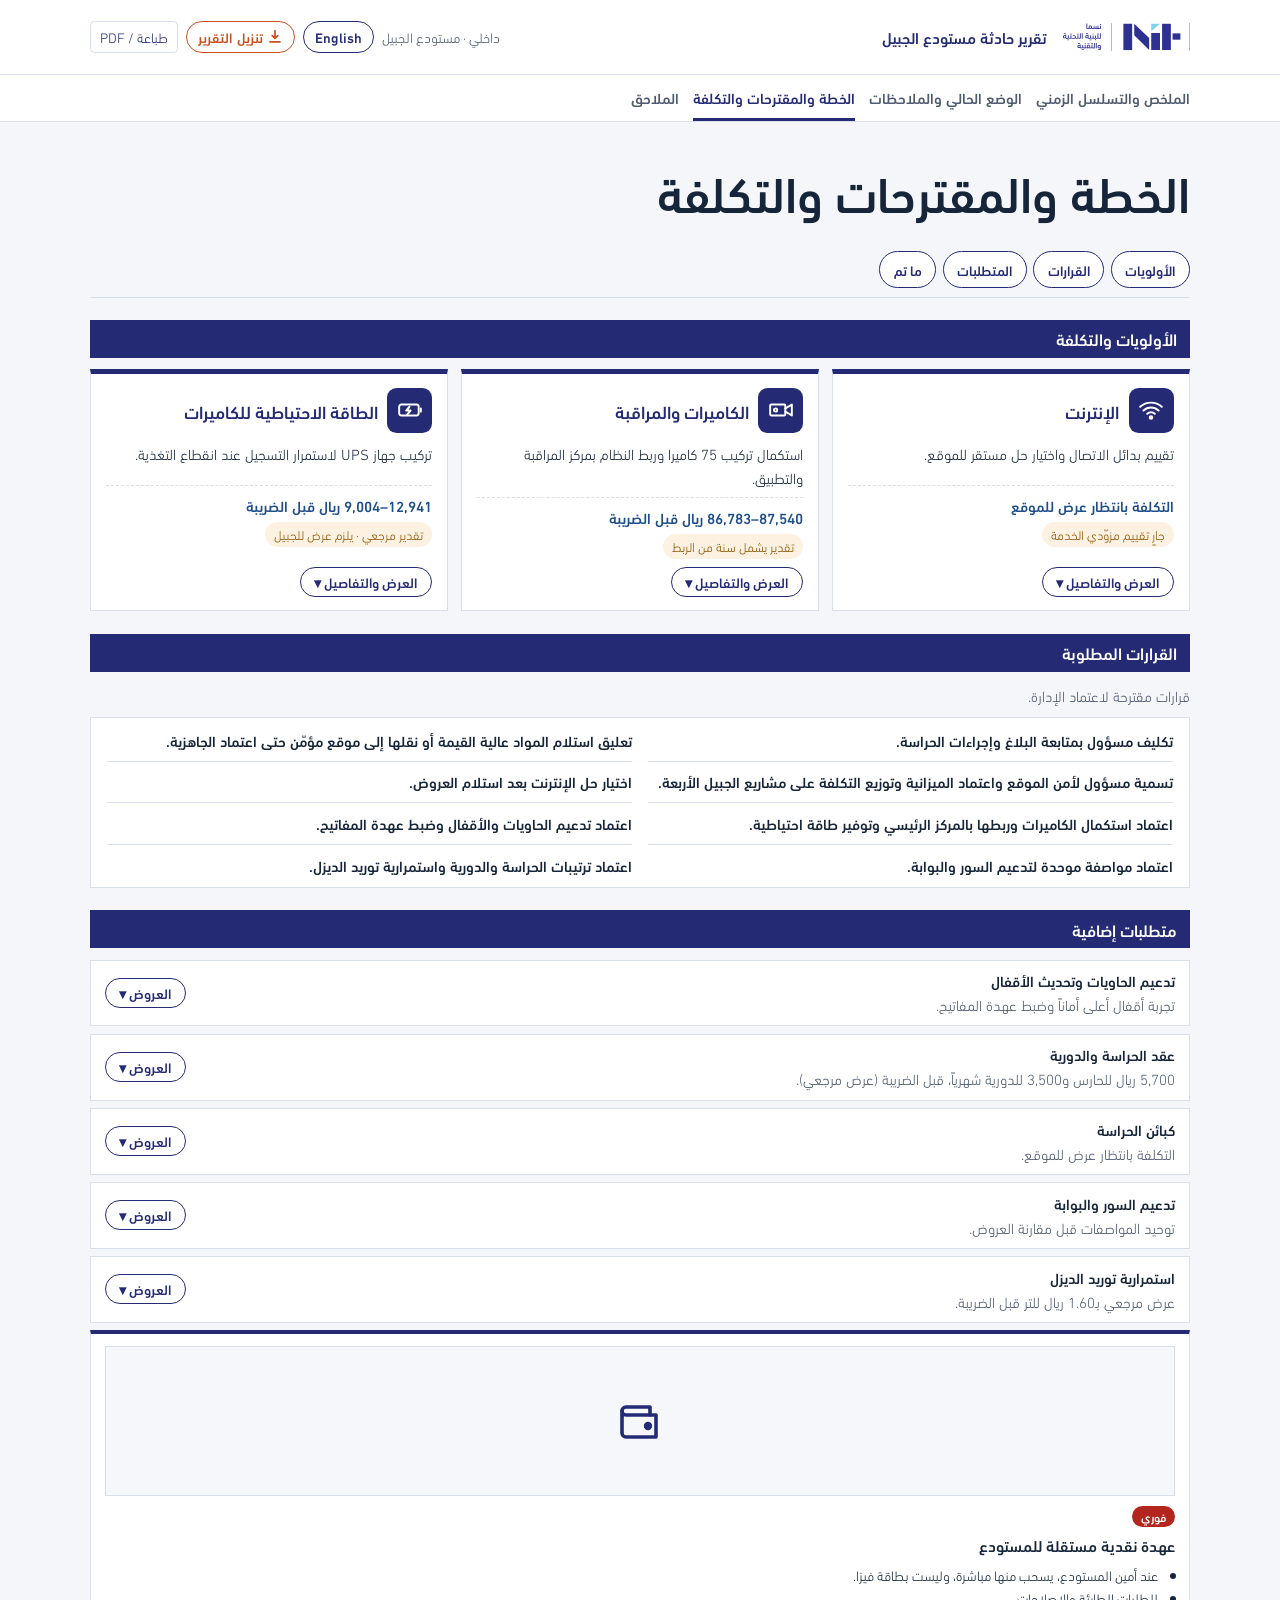
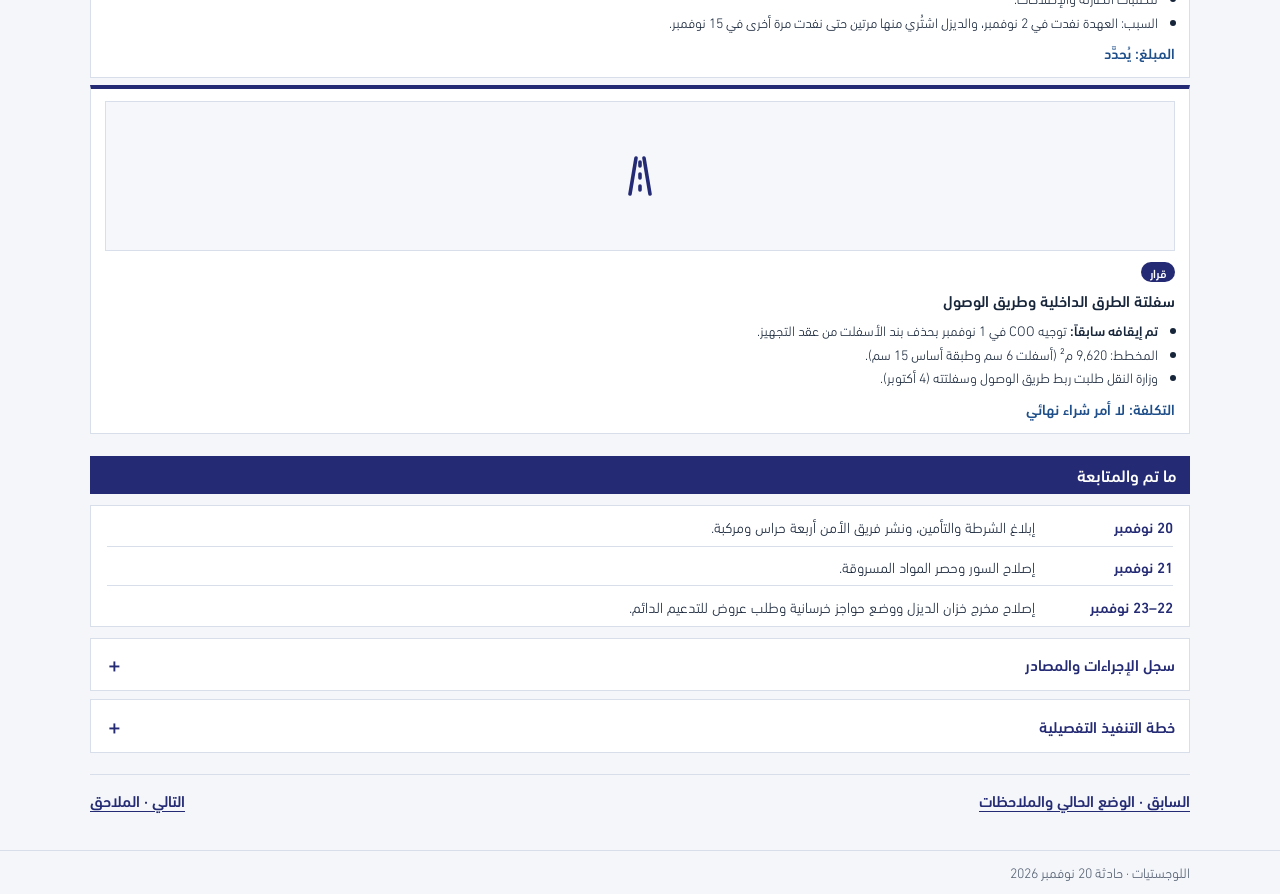
<file: plan.html>
<!doctype html>
<html lang="ar" dir="rtl">
<head>
 <meta charset="utf-8">
 <meta name="viewport" content="width=device-width, initial-scale=1">
 <title>الخطة والمقترحات والتكلفة | حادثة مستودع الجبيل</title>
 <link rel="stylesheet" href="report.css">
 <link rel="stylesheet" href="attachments.css">
 <script defer src="attachments-data.js"></script>
 <script defer src="attachments.js"></script>
 <style>.tag { display:inline-block; margin-inline-start:.3rem; padding:0.45rem; border-radius:.2rem; font-size:.78rem; font-weight:700; white-space:nowrap; vertical-align:middle; }.t-ok { background:#e6f4ec; color:#1f6b45; }.t-user { background:#fdf2e1; color:#8a5200; }.t-inf { background:#eceefb; color:#3c4aa8; }.t-no { background:#fbe9ea; color:#a3262a; }.t-calc { background:#eceefb; color:#3c4aa8; }.plan-index { display:flex; flex-wrap:wrap; gap:.5rem; margin:.2rem 0 1rem; }.plan-index a { display:inline-flex; align-items:center; gap:.5rem; padding:.4rem.7rem; background:var(--surface); border:1px solid var(--line); text-decoration:none; font-weight:700; }.plan-index a:hover { border-color:var(--navy); }.plan-section { margin-top:1.4rem; }.plan-section > h2 { display:flex; align-items:center; gap:.6rem; }.lead-note { max-width:82ch; color:var(--muted); margin:.3rem 0.6rem; }.ceo-table { font-size:.94rem; min-width:820px; }.ceo-table th[scope=row] { color:var(--navy); white-space:nowrap; }.ceo-table td:nth-child(2) { min-width:15rem; }.ceo-table td:nth-child(3) { min-width:13rem; }.ceo-table td:nth-child(4) { min-width:13rem; }.ceo-table td:last-child { min-width:7rem; }.why { display:block; margin-top:.25rem; font-size:.86rem; }.done-table { font-size:.93rem; min-width:760px; }.done-table th[scope=row] { white-space:nowrap; color:var(--navy); }.done-table td:last-child { min-width:10rem; font-size:.88rem; }.plan-group { margin-top:1.1rem; }.plan-group h3 { display:flex; flex-wrap:wrap; align-items:baseline; gap:.3rem.7rem; color:var(--navy); }.plan-group h3 small { color:var(--muted); font-weight:400; font-size:.9rem; }.plan-table { font-size:.92rem; min-width:720px; }.plan-table th[scope=row] { white-space:nowrap; color:var(--navy); }.plan-table td:nth-child(2) { min-width:15rem; }.plan-table td:nth-child(3) { min-width:8rem; }.plan-table td:nth-child(4) { min-width:7rem; }.plan-table td:last-child { min-width:10rem; }.plan-table.plan-detail td:nth-child(3) { min-width:7rem; white-space:nowrap; }.plan-table.plan-detail td:last-child { min-width:14rem; }.key-list { margin:.4rem 0 0; color:var(--muted); font-size:.92rem; }.ceo-table td small,.plan-table td small,.done-table td small { color:var(--muted); }.st { display:block; margin-top:.15rem; color:var(--muted); font-size:.85rem; }.sub-block { margin-top:1.2rem; }.sub-block > h3 { color:var(--navy); }
  details.more { margin-top:.8rem; border:1px solid var(--line); background:var(--surface); }
  details.more > summary { cursor:pointer; padding:.6rem.9rem; font-weight:700; color:var(--navy); }
  details.more >.more-body { padding:.2rem.9rem.9rem; }
  /* من needs.html: الربط المركزي */.opt-grid { display:grid; grid-template-columns:repeat(2,minmax(0,1fr)); gap:1rem; margin-top:.8rem; }.opt { background:var(--surface); border:1px solid var(--line); border-block-start:4px solid var(--navy); padding:1rem 1.1rem; display:flex; flex-direction:column; gap:.6rem; }.opt.chosen { border-block-start-color:#1d7a46; }.opt h3,.opt h4.opt-title { font-size:1.15rem; color:var(--navy); margin:0; }.opt.kind { color:var(--muted); font-size:.92rem; }.badge { display:inline-block; padding:0.45rem; border-radius:.2rem; font-size:.8rem; font-weight:700; background:#e3f2e9; color:#145a33; }.badge.grey { background:#eceff4; color:#3b4658; }.price-big { font-size:1.6rem; font-weight:700; color:var(--ink); line-height:1.2; }.price-big small { font-size:.85rem; font-weight:400; color:var(--muted); }.opt table { min-width:0; font-size:.92rem; }.opt td:last-child { text-align:end; white-space:nowrap; }.opt tr.total td { font-weight:700; border-top:2px solid var(--navy); }.opt h5 { font-size:.98rem; margin:0; }.opt ul { margin:0; padding-inline-start:1.15rem; }.opt li + li { margin-top:.2rem; }.needs-box { background:#f0f4fb; border:1px solid #c8d3ea; padding:.85rem 1rem; margin-top:1rem; }.needs-box h4 { color:var(--navy); font-size:1.05rem; margin:0; }.needs-box ol { margin:.4rem 0 0; padding-inline-start:1.2rem; }.needs-box li + li { margin-top:.3rem; }.calc-note { color:var(--muted); font-size:.85rem; }
  /* من needs.html: الأقفال */.lock-grid { display:grid; grid-template-columns:repeat(auto-fill,minmax(min(100%,250px),1fr)); gap:.8rem; margin-top:.7rem; }.lock { background:var(--surface); border:1px solid var(--line); display:flex; flex-direction:column; }.lock.pic { display:block; background:#fff; border-bottom:1px solid var(--line); }.lock.pic img { display:block; width:100%; height:170px; object-fit:contain; padding:.5rem; }.lock.nopic { height:170px; display:grid; place-items:center; color:var(--muted); font-size:.88rem; text-align:center; padding:1rem; background:#f7f8fb; border-bottom:1px solid var(--line); }.lock.body { padding:.6rem.75rem.75rem; display:flex; flex-direction:column; gap:.3rem; flex:1; }.lock h5 { margin:0; font-size:1rem; line-height:1.4; }.lock.use { font-size:.9rem; }.lock.cost { font-size:1.2rem; font-weight:700; color:var(--navy); }.lock.cost.na { font-size:.95rem; color:#6b5200; }.lock.where { font-size:.85rem; color:var(--muted); margin-top:auto; }.tier { display:flex; flex-wrap:wrap; align-items:baseline; gap:.5rem; margin-top:1.2rem; }.tier h4 { font-size:1.05rem; color:var(--navy); margin:0; }.tier p { color:var(--muted); font-size:.92rem; }.avoid { margin-top:1rem; padding:.75rem 1rem; border:1px solid #e3b4b4; background:#fbf0f0; }.avoid strong { color:#8a1f1f; }.ref-photo { max-width:340px; margin-top:.8rem; }.ref-photo img { display:block; width:100%; height:auto; border:1px solid var(--line); }
  @media(max-width:760px) {.opt-grid { grid-template-columns:1fr; } }
  @media print {.tag { border:1px solid #999; } details.more >.more-body { display:block; } }
 </style>
 <link rel="stylesheet" href="plan-cards.css">
 <link rel="stylesheet" href="obs.css">
 <link rel="stylesheet" href="plan-v2.css?v=4a22854">
 <script defer src="plan-tabs.js?v=4a22854"></script>
 <script defer src="obs.js"></script>
 <script defer src="lang.js"></script>
</head>
<body>
<a class="skip" href="#main">انتقل إلى المحتوى</a>
<header class="site-header">
 <div class="wrap brand">
  <a href="index.html"><img src="assets/logo.svg" alt="نسما للبنية التحتية والتقنية"><span>تقرير حادثة مستودع الجبيل</span></a>
  <div class="header-actions"><span class="meta">داخلي · مستودع الجبيل</span> <a class="lang-switch" href="plan-en.html" lang="en" hreflang="en">English</a> <details class="export-menu"><summary><span class="ppt-w">تنزيل </span>التقرير</summary><div class="export-pop"><div class="export-row"><b>PowerPoint</b><a href="assets/docs/Jubail-Incident-Report-AR.pptx" download>العربية</a><a href="assets/docs/Jubail-Incident-Report-EN.pptx" download>English</a></div><div class="export-row"><b>Word</b><a href="assets/docs/Jubail-Incident-Report-AR.docx" download>العربية</a><a href="assets/docs/Jubail-Incident-Report-EN.docx" download>English</a></div></div></details> <button type="button" class="print-button" data-print>طباعة / PDF</button></div>
 </div>
 <nav class="navigation" aria-label="أقسام التقرير"><ul class="wrap"><li><a href="index.html">الملخص والتسلسل الزمني</a></li><li><a href="observations.html">الوضع الحالي والملاحظات</a></li><li><a href="plan.html" aria-current="page">الخطة والمقترحات والتكلفة</a></li><li><a href="appendices.html">الملاحق</a></li></ul></nav>
</header>
<main class="wrap" id="main" tabindex="-1">
<header class="heading"><h1>الخطة والمقترحات والتكلفة</h1></header>
<nav class="ptabs" aria-label="أجزاء الصفحة"><a href="#needs">الأولويات</a><a href="#ceo">القرارات</a><a href="#others">المتطلبات</a><a href="#more">ما تم</a></nav>
<section class="plan-band" id="needs"><h2 class="obs-cat">الأولويات والتكلفة</h2><div class="hero-grid acc-grid"><article class="hero-card" data-panel="t-net">
<header><span class="hero-ic"><svg viewbox="0 0 24 24" width="26" height="26" fill="none" stroke="currentColor" stroke-width="1.8" stroke-linecap="round" stroke-linejoin="round" aria-hidden="true"><path d="M5 12.5a10 10 0 0 1 14 0"></path><path d="M8.5 15.5a5 5 0 0 1 7 0"></path><path d="M2 9a15 15 0 0 1 20 0"></path><circle cx="12" cy="19" r="1.2" fill="currentColor"></circle></svg></span><div><h3>الإنترنت</h3></div></header>


<p class="exec-action">تقييم بدائل الاتصال واختيار حل مستقر للموقع.</p><div class="hero-foot"><span class="hero-cost">التكلفة بانتظار عرض للموقع</span><span class="hero-stat">جارٍ تقييم مزوّدي الخدمة</span></div>
<button type="button" class="acc-btn" aria-expanded="false" aria-controls="t-net">العرض والتفاصيل</button>
</article><div class="acc-panel" id="t-net" hidden><div class="acc-head"><h4>عروض الإنترنت</h4><button type="button" class="acc-close" data-close="t-net" aria-label="إغلاق">✕</button></div><div class="prod-grid"><article class="prod"><div class="pbody"><h4>وصلات لاسلكية من مواقعنا الأخرى</h4><p class="pprice">التكلفة غير معروفة</p><p class="pshop">جارٍ مسح شركات الاتصالات</p></div></article><article class="prod"><div class="pbody"><h4>ميكروويف مع خط احتياطي</h4><p class="pprice">العرض لم يصل</p><p class="pshop">المطلوب: عرض مكتوب وموعد تركيب</p></div></article><article class="prod"><div class="pbody"><h4>راوتر 5G</h4><p class="pprice"><bdi>850–999</bdi> ريالاً</p><p class="pshop">لا يصلح: لا شبكة في المنطقة</p></div></article></div></div><article class="hero-card" data-panel="t-cam">
<header><span class="hero-ic"><svg viewbox="0 0 24 24" width="26" height="26" fill="none" stroke="currentColor" stroke-width="1.8" stroke-linecap="round" stroke-linejoin="round" aria-hidden="true"><path d="M3 7h12a1 1 0 0 1 1 1v8a1 1 0 0 1-1 1H3a1 1 0 0 1-1-1V8a1 1 0 0 1 1-1z"></path><path d="M16 10.5 22 7v10l-6-3.5"></path><circle cx="7" cy="12" r="1.5"></circle></svg></span><div><h3>الكاميرات والمراقبة</h3></div></header>


<p class="exec-action">استكمال تركيب 75 كاميرا وربط النظام بمركز المراقبة والتطبيق.</p><div class="hero-foot"><span class="hero-cost"><bdi>86,783–87,540</bdi> ريال قبل الضريبة</span><span class="hero-stat">تقدير يشمل سنة من الربط</span></div>
<button type="button" class="acc-btn" aria-expanded="false" aria-controls="t-cam">العرض والتفاصيل</button>
</article><div class="acc-panel" id="t-cam" hidden><div class="acc-head"><h4>عروض الكاميرات والمراقبة</h4><button type="button" class="acc-close" data-close="t-cam" aria-label="إغلاق">✕</button></div><p class="exec-note">أمر الشراء <bdi>15609</bdi> لم يصدر رسمياً.</p><div class="prod-grid"><article class="prod"><button type="button" class="zoom pimg" data-img="assets/docs/camera-layout-2026-07-29.jpg" data-title="إكمال الكاميرات إلى 125"><img src="assets/docs/camera-layout-2026-07-29.jpg" alt="" loading="lazy"></button><div class="pbody"><h4>إكمال الكاميرات إلى <bdi>125</bdi></h4><p class="pprice"><bdi>56,250</bdi> قبل الضريبة <span class="tag t-calc">حساب</span></p><p class="pshop">الناقص <bdi>75 × 750</bdi> · البند 7 في الأمر <bdi>15609</bdi></p><a class="qlink" href="assets/purchase-order-15609.pdf" target="_blank" rel="noopener">أمر الشراء ↗</a></div></article><article class="prod"><button type="button" class="zoom pimg" data-img="assets/prop/q-elite-s00029-v2.jpg" data-title="ربط سحابي Hik-Connect (المعتمد)"><img src="assets/prop/q-elite-s00029-v2.jpg" alt="" loading="lazy"></button><div class="pbody"><h4>ربط سحابي Hik-Connect (المعتمد)</h4><p class="pprice"><bdi>53,008.56</bdi> شامل الضريبة · <bdi>360</bdi> قناة لسنة</p><p class="pshop">إضافة الجبيل نحو <bdi>15,765</bdi> سنوياً قبل الضريبة <span class="tag t-calc">حساب</span> · Elite S00029 v2</p><a class="qlink" href="assets/elite-quote-s00029-v2.pdf" target="_blank" rel="noopener">فتح العرض ↗</a></div></article><article class="prod"><button type="button" class="zoom pimg" data-img="assets/prop/q-elite-s00030.jpg" data-title="سيرفر داخلي HikCentral"><img src="assets/prop/q-elite-s00030.jpg" alt="" loading="lazy"></button><div class="pbody"><h4>سيرفر داخلي HikCentral</h4><p class="pprice"><bdi>67,263.50</bdi> شامل الضريبة</p><p class="pshop">دون سعر السيرفر · Elite S00030</p><a class="qlink" href="assets/elite-quote-s00030.pdf" target="_blank" rel="noopener">فتح العرض ↗</a></div></article><article class="prod"><div class="pbody"><h4>شاشتان <bdi>60–70</bdi> بوصة</h4><p class="pprice"><bdi>14,768–15,525</bdi> <span class="tag t-calc">حساب</span></p><p class="pshop">Samsung QM65C <bdi>7,384.14–7,762.49</bdi> للشاشة</p></div></article><article class="prod"><div class="pbody"><h4>رفع الكاميرات على أعمدة مستقلة</h4><p class="pprice">غير معروف</p><p class="pshop">لا عرض</p></div></article></div><p class="qlinks"><a href="assets/hik-connect-teams-datasheet.pdf" target="_blank">نشرة Hik-Connect</a> · <a href="assets/hikcentral-pro-datasheet.pdf" target="_blank">نشرة HikCentral</a></p><details class="vid-list"><summary>تفاصيل العرضين والمقارنة</summary><div class="optbody">

  <ul class="remaining">
   <li>Elite (نخبة الحلول المتقدمة)، وكيل Hikvision: خياران (فبراير–مارس 2026).</li>
   <li>اعتُمد السحابي بتوصية فريق نسما إنجازات، بأمر الشراء <bdi>15366-0</bdi> (مايو).</li>
  </ul>
  <div class="table-area" tabindex="0" aria-label="مقارنة الخيار السحابي والسيرفر الداخلي">
   <table>
    <thead><tr><th scope="col">البند</th><th scope="col">السحابي (Hik-Connect for Teams) · المعتمد</th><th scope="col">السيرفر الداخلي (HikCentral Professional)</th></tr></thead>
    <tbody>
     <tr><th scope="row">السنة الأولى شامل الضريبة</th><td><bdi>53,008.56</bdi> لـ<bdi>360</bdi> قناة (S00029 v2)</td><td><bdi>67,263.50</bdi> + السيرفر (S00030)</td></tr>
     <tr><th scope="row">الترخيص</th><td>اشتراك سنوي</td><td>دائم، مرة واحدة</td></tr>
     <tr><th scope="row">الوصول عن بُعد</th><td>عبر الإنترنت من أي مكان</td><td>VPN أو IP عام، وكلاهما غير متوفر في الجبيل</td></tr>
     <tr><th scope="row">الصيانة</th><td>على Hikvision</td><td>على تقنية المعلومات عندنا</td></tr>
    </tbody>
   </table>
  </div>
  <div class="needs-box">
   <h4>ما يخص الجبيل</h4>
   <ol>
    <li><strong>الجبيل غير مشمول:</strong> <bdi>360</bdi> قناة لـ<bdi>357</bdi> كاميرا قائمة في مارس، والجبيل بدأ أكتوبر. <span class="calc-note">(بريد Elite <bdi>17</bdi> مارس 2026)</span></li>
    <li><strong>إضافة <bdi>125</bdi> كاميرا: نحو <bdi>15,765</bdi>/سنة قبل الضريبة (<bdi>18,130</bdi> شاملها).</strong> <span class="tag t-calc">حساب</span> <span class="calc-note"><bdi>125</bdi> × <bdi>12</bdi> × <bdi>10.51</bdi>، سعر القناة في الأمر (<bdi>45,403.20</bdi> ÷ <bdi>4,320</bdi>). يُطلب عرض رسمي.</span></li>
    <li><strong>الإنترنت شرط للربط</strong> في الخيارين.</li>
    <li><strong>التفعيل غير مؤكد:</strong> لا دليل دفع أو تفعيل بعد <bdi>11</bdi> مايو. إن فُعّل ينتهي نحو مايو 2027. <span class="tag t-inf">استنتاج</span></li>
    <li><strong>العرضان منتهيان</strong> (S00029: <bdi>1</bdi> أبريل، S00030: <bdi>9</bdi> أبريل 2026)، فيلزم عرض جديد.</li>
   </ol>
  </div>
  <details class="more">
   <summary>بنود العرضين وميزاتهما</summary>
   <div class="more-body">
    <div class="table-area" tabindex="0" aria-label="فروق أخرى بين الخيارين">
     <table>
      <thead><tr><th scope="col">البند</th><th scope="col">السحابي</th><th scope="col">السيرفر الداخلي</th></tr></thead>
      <tbody>
       <tr><th scope="row">السيرفر</th><td>لا يلزم</td><td>مخصص، غير مشمول السعر</td></tr>
       <tr><th scope="row">الإعداد</th><td><bdi>3–5</bdi> أيام عمل من الدفع</td><td>سيرفر وإعداد (<bdi>54</bdi> ساعة)</td></tr>
       <tr><th scope="row">التوسع</th><td>تعديل الاشتراك</td><td>تراخيص إضافية، وربما ترقية السيرفر</td></tr>
       <tr><th scope="row">توصية إنجازات (<bdi>15</bdi> مارس)</th><td>موصى به</td><td>—</td></tr>
      </tbody>
     </table>
    </div>
    <div class="opt-grid">
     <article class="opt chosen" aria-labelledby="opt-cloud">
      <div><span class="badge">المعتمد · صدر به أمر شراء</span></div>
      <h4 class="opt-title" id="opt-cloud">الخيار 1: السحابي</h4>
      <p class="kind">Hik-Connect for Teams (Team Mode) · اشتراك سنوي · لدى Hikvision</p>
      <div class="price-big"><bdi>53,008.56</bdi> <small>ريال شامل الضريبة · <bdi>360</bdi> قناة لسنة</small></div>
      <div class="table-area" style="margin:0">
       <table>
        <tbody>
         <tr><td>العرض الأول S00029 (<bdi>17</bdi> مارس): <bdi>11.96</bdi> للقناة شهرياً</td><td><bdi>59,417.28</bdi></td></tr>
         <tr><td>S00029 v2 بعد خصم Hikvision (<bdi>17</bdi> مارس): <bdi>10.67</bdi> × <bdi>360</bdi> قناة × <bdi>12</bdi> شهراً</td><td><bdi>46,094.40</bdi></td></tr>
         <tr><td>ضريبة <bdi>15%</bdi></td><td><bdi>6,914.16</bdi></td></tr>
         <tr class="total"><td>الإجمالي حسب العرض المعدّل</td><td><bdi>53,008.56</bdi></td></tr>
         <tr><td>أمر الشراء <bdi>15366-0</bdi> (<bdi>5</bdi> مايو) قبل الضريبة · دفع مقدم <bdi>100%</bdi></td><td><bdi>45,403.20</bdi></td></tr>
        </tbody>
       </table>
      </div>
      <h5>الميزات</h5>
      <ul>
       <li>بوابة ويب وتطبيق جوال، وقنوات بلا حد</li>
       <li><bdi>64</bdi> كاميرا حية معاً، و<bdi>16</bdi> تسجيلاً معاً</li>
       <li>كل المستودعات في منصة واحدة مع خريطة</li>
       <li>مستخدمون وأدوار بلا حد، بصلاحيات لكل مستخدم</li>
       <li>إنذارات بقواعد وجداول، وإشعارات جوال</li>
       <li>تخزين سحابي للأحداث <bdi>7</bdi>–<bdi>365</bdi> يوماً، وإدارة أدلة، وتقارير تحليل الفيديو</li>
       <li>تحديث الأجهزة دفعة واحدة، بلا فتح منافذ ولا VPN</li>
      </ul>
      <h5>ما يلزم</h5>
      <ul>
       <li>إنترنت عند جهاز التسجيل (NVR) في كل مستودع</li>
       <li>لا سيرفر ولا صيانة داخلية، والتحديثات على Hikvision</li>
       <li>تكلفة متكررة سنوياً</li>
      </ul>
      <p class="source">المصادر: <a href="assets/elite-quote-s00029-v2.pdf" target="_blank">العرض S00029 v2</a> · <a href="assets/hik-connect-teams-datasheet.pdf" target="_blank">نشرة Hik-Connect for Teams</a> · أمر الشراء <bdi>15366-0</bdi> · بريد Elite <bdi>9</bdi> فبراير و<bdi>17</bdi> مارس 2026</p>
     </article>
     <article class="opt" aria-labelledby="opt-server">
      <div><span class="badge grey">لم يُعتمد</span></div>
      <h4 class="opt-title" id="opt-server">الخيار 2: السيرفر الداخلي</h4>
      <p class="kind">HikCentral Professional · ترخيص دائم · على سيرفر عندنا</p>
      <div class="price-big"><bdi>67,263.50</bdi> <small>ريال شامل الضريبة · دون السيرفر</small></div>
      <div class="table-area" style="margin:0">
       <table>
        <tbody>
         <tr><td>الترخيص الأساسي <bdi>64</bdi> قناة</td><td><bdi>5,450.00</bdi></td></tr>
         <tr><td>قنوات إضافية (<bdi>64</bdi> + <bdi>336</bdi> = <bdi>400</bdi> قناة، ملخص اللوجستيات <bdi>5</bdi> أبريل)</td><td><bdi>33,600.00</bdi></td></tr>
         <tr><td>تجهيز السيرفر وإعداده: <bdi>54</bdi> ساعة × <bdi>360</bdi></td><td><bdi>19,440.00</bdi></td></tr>
         <tr><td>ربط <bdi>15</bdi> جهاز تسجيل</td><td>مجاناً</td></tr>
         <tr><td>ضريبة <bdi>15%</bdi></td><td><bdi>8,773.50</bdi></td></tr>
         <tr class="total"><td>الإجمالي (S00030، <bdi>25</bdi> مارس)</td><td><bdi>67,263.50</bdi></td></tr>
        </tbody>
       </table>
      </div>
      <h5>الميزات</h5>
      <ul>
       <li>منصة تجمع الفيديو والإنذارات والدخول والزوار والمركبات</li>
       <li>بحث نصي عن أشخاص ومركبات في التسجيلات (AcuSeek)</li>
       <li>مركز إنذارات موحد مع ربط تلقائي وإنذار صوتي</li>
       <li>جدار عرض يُظهر فيديو الإنذار تلقائياً</li>
       <li>جولات حراسة: مسارات على الخريطة، وتسجيل المرور، وتقارير الأداء</li>
       <li>أرشفة طويلة، ومراقبة صحة النظام، وسيرفر احتياطي</li>
       <li>تكامل مع أنظمة أخرى</li>
      </ul>
      <h5>ما يلزم</h5>
      <ul>
       <li>سيرفر غير مشمول: DS-VE11-R/HW2، Xeon E-2434، <bdi>16</bdi> GB، قرصان <bdi>2</bdi> TB، حتى <bdi>600</bdi> قناة. <a href="assets/hikcentral-server-req.jpg" target="_blank">المواصفات</a></li>
       <li>إنترنت ثابت عند السيرفر والمستودعات</li>
       <li>IP عام للسيرفر، أو VPN بينه وبين المستودعات</li>
       <li>صيانة وتحديث من تقنية المعلومات عندنا</li>
      </ul>
      <p class="source">المصادر: <a href="assets/elite-quote-s00030.pdf" target="_blank">العرض S00030</a> · <a href="assets/hikcentral-pro-datasheet.pdf" target="_blank">نشرة HikCentral Professional</a> · بريد Elite <bdi>25</bdi> مارس 2026</p>
     </article>
    </div>
   </div>
  </details>
  <p class="source">المصادر: S00029 v2 وS00030، والأمر <bdi>15366-0</bdi>، وبريد مدير اللوجستيات <bdi>5</bdi> أبريل 2026، ورد نسما إنجازات <bdi>15</bdi> مارس 2026.</p>
 </div></details></div><article class="hero-card" data-panel="t-ups">
<header><span class="hero-ic"><svg viewbox="0 0 24 24" width="26" height="26" fill="none" stroke="currentColor" stroke-width="1.8" stroke-linecap="round" stroke-linejoin="round" aria-hidden="true"><rect x="2" y="7" width="18" height="10" rx="2"></rect><path d="M22 10.5v3"></path><path d="M11.5 9 8.5 12.5h4L9.5 16"></path></svg></span><div><h3>الطاقة الاحتياطية للكاميرات</h3></div></header>


<p class="exec-action">تركيب جهاز UPS لاستمرار التسجيل عند انقطاع التغذية.</p><div class="hero-foot"><span class="hero-cost"><bdi>9,004–12,941</bdi> ريال قبل الضريبة</span><span class="hero-stat">تقدير مرجعي · يلزم عرض للجبيل</span></div>
<button type="button" class="acc-btn" aria-expanded="false" aria-controls="t-ups">العرض والتفاصيل</button>
</article><div class="acc-panel" id="t-ups" hidden><div class="acc-head"><h4>عرض UPS</h4><button type="button" class="acc-close" data-close="t-ups" aria-label="إغلاق">✕</button></div><div class="prod-grid"><article class="prod"><button type="button" class="zoom pimg" data-img="assets/prop/q-elite-s00018.jpg" data-title="UPS للكاميرات والمسجّل"><img src="assets/prop/q-elite-s00018.jpg" alt="" loading="lazy"></button><div class="pbody"><h4>UPS للكاميرات والمسجّل</h4><p class="pprice"><bdi>4,438</bdi> (3kVA) أو <bdi>8,375</bdi> (6kVA)</p><p class="pshop">+ تركيب وملحقات <bdi>4,566.25</bdi> قبل الضريبة · Elite S00018 لرابغ (منتهٍ) · يلزم عرض جديد للجبيل</p><a class="qlink" href="assets/docs/elite-s00018-ups-rabigh.pdf" target="_blank" rel="noopener">فتح العرض ↗</a></div></article></div></div></div></section>
<section class="plan-band" id="ceo"><h2 class="obs-cat">القرارات المطلوبة</h2><p class="exec-note">قرارات مقترحة لاعتماد الإدارة.</p><div class="exec-decisions"><article class="exec-decision" id="d1"><span id="committee" aria-hidden="true"></span><h3>تكليف مسؤول بمتابعة البلاغ وإجراءات الحراسة.</h3></article><article class="exec-decision" id="d2"><h3>تعليق استلام المواد عالية القيمة أو نقلها إلى موقع مؤمّن حتى اعتماد الجاهزية.</h3></article><article class="exec-decision" id="d3"><h3>تسمية مسؤول لأمن الموقع واعتماد الميزانية وتوزيع التكلفة على مشاريع الجبيل الأربعة.</h3></article><article class="exec-decision" id="d4"><h3>اختيار حل الإنترنت بعد استلام العروض.</h3></article><article class="exec-decision" id="d5"><h3>اعتماد استكمال الكاميرات وربطها بالمركز الرئيسي وتوفير طاقة احتياطية.</h3></article><article class="exec-decision" id="d6"><h3>اعتماد تدعيم الحاويات والأقفال وضبط عهدة المفاتيح.</h3></article><article class="exec-decision" id="d7"><h3>اعتماد مواصفة موحدة لتدعيم السور والبوابة.</h3></article><article class="exec-decision" id="d8"><h3>اعتماد ترتيبات الحراسة والدورية واستمرارية توريد الديزل.</h3></article></div>
 </section>
<section class="plan-band" id="others"><h2 class="obs-cat">متطلبات إضافية</h2><div class="exec-requirements acc-grid"><article class="exec-requirement" data-panel="t-locks"><div><h3>تدعيم الحاويات وتحديث الأقفال</h3><p>تجربة أقفال أعلى أماناً وضبط عهدة المفاتيح.</p></div><button type="button" class="acc-btn" aria-expanded="false" aria-controls="t-locks">العروض</button></article><div class="acc-panel" id="t-locks" hidden><div class="acc-head"><h4>عروض الأقفال والأختام وخزانة المفاتيح</h4><button type="button" class="acc-close" data-close="t-locks" aria-label="إغلاق">✕</button></div><p class="tab-note">سيتم طلب عدة أنواع من الأقفال وتجربتها واختبارها، لاعتماد أقفال غير قابلة للكسر أو مزوّدة بمستشعرات.</p><h4 class="sub-h">للحاويات المهمة والبوابة الرئيسية</h4><div class="prod-grid"><article class="prod"><button type="button" class="zoom pimg" data-img="assets/lock-abloy-pl340.jpg" data-title="ABLOY PROTEC2 PL340/50 T"><img src="assets/lock-abloy-pl340.jpg" alt="" loading="lazy"></button><div class="pbody"><h4>ABLOY PROTEC2 PL340/50 T</h4><p class="pprice"><bdi>1,173</bdi> ريال</p><p class="pshop">ubuy.com.sa · استيراد من أمريكا · دون الشحن والجمارك</p><a class="qlink" href="https://www.ubuy.com.sa/en/product/NAMBNQPQ6-protec2-pl340-50-t-high-security-padlock" target="_blank" rel="noopener">صفحة المنتج ↗</a></div></article><article class="prod"><div class="pimg pimg-none">لا صورة</div><div class="pbody"><h4>ABUS GRANIT 37RK/80</h4><p class="pprice">لا سعر سعودياً · مرجع أمريكي <bdi>127.78</bdi>–<bdi>190.99</bdi> دولاراً</p><p class="pshop">نحو <bdi>480</bdi>–<bdi>720</bdi> ريالاً <span class="tag t-calc">حساب</span> بسعر <bdi>3.75</bdi>. لا موزع معتمد معلن في السعودية</p><a class="qlink" href="https://www.abus.com/int/Commercial-Security/Industrial-padlocks/Padlock-finder/GRANIT/37RK-80-GRANIT" target="_blank" rel="noopener">موقع الشركة ↗</a></div></article><article class="prod"><button type="button" class="zoom pimg" data-img="assets/lock-abloy-pl330.jpg" data-title="ABLOY PL330B (25 مم)"><img src="assets/lock-abloy-pl330.jpg" alt="" loading="lazy"></button><div class="pbody"><h4>ABLOY PL330B (<bdi>25</bdi> مم)</h4><p class="pprice"><bdi>600</bdi> ريال</p><p class="pshop">sa.tilga.com · متوفر حسب الصفحة</p><a class="qlink" href="https://sa.tilga.com/en/prod/6337002/" target="_blank" rel="noopener">صفحة المنتج ↗</a></div></article></div><h4 class="sub-h">للحاويات قليلة القيمة وأبواب الحاويات</h4><div class="prod-grid"><article class="prod"><button type="button" class="zoom pimg" data-img="assets/lock-masterlock-6321.jpg" data-title="Master Lock ProSeries 6321KA"><img src="assets/lock-masterlock-6321.jpg" alt="" loading="lazy"></button><div class="pbody"><h4>Master Lock ProSeries 6321KA</h4><p class="pprice"><bdi>248</bdi> ريال</p><p class="pshop">sa.tilga.com · متوفر حسب الصفحة</p><a class="qlink" href="https://sa.tilga.com/en/prod/13169770/" target="_blank" rel="noopener">صفحة المنتج ↗</a></div></article><article class="prod"><button type="button" class="zoom pimg" data-img="assets/lock-puck.jpg" data-title="أقفال مخفية الذراع (Puck) · 3 أقفال"><img src="assets/lock-puck.jpg" alt="" loading="lazy"></button><div class="pbody"><h4>أقفال مخفية الذراع (Puck) · <bdi>3</bdi> أقفال</h4><p class="pprice"><bdi>272</bdi> ريال للثلاثة</p><p class="pshop">sa.tilga.com. الصندوق وحده <bdi>81</bdi> ريالاً على desertcart (نافد)، أو يُصنّع عند حداد</p><a class="qlink" href="https://sa.tilga.com/en/prod/13022153/" target="_blank" rel="noopener">صفحة المنتج ↗</a></div></article></div><h4 class="sub-h">أقفال ذكية وتحكم في المفاتيح</h4><div class="prod-grid"><article class="prod"><div class="pimg pimg-none">لا صورة</div><div class="pbody"><h4>ABLOY PROTEC2 CLIQ</h4><p class="pprice">السعر بعرض حسب المشروع</p><p class="pshop">مكتب ASSA ABLOY بالرياض</p><a class="qlink" href="https://www.assaabloy.com/ae/en/stories/customer-cases/enhancing-security-at-king-faisal-air-academy-with-abloy-protec-cliq-system" target="_blank" rel="noopener">مثال مشروع في السعودية ↗</a></div></article><article class="prod"><button type="button" class="zoom pimg" data-img="assets/lock-abloy-beat.jpg" data-title="ABLOY BEAT (بلوتوث)"><img src="assets/lock-abloy-beat.jpg" alt="" loading="lazy"></button><div class="pbody"><h4>ABLOY BEAT (بلوتوث)</h4><p class="pprice">لا سعر منشور · التوفر في السعودية غير مؤكد</p><p class="pshop">ASSA ABLOY</p><a class="qlink" href="https://www.assaabloy.com/nz/en/solutions/products/padlocks-and-safes/padlocks/abloy-beat" target="_blank" rel="noopener">موقع الشركة ↗</a></div></article><article class="prod"><button type="button" class="zoom pimg" data-img="assets/lock-traka-21.jpg" data-title="خزانة مفاتيح Traka 21"><img src="assets/lock-traka-21.jpg" alt="" loading="lazy"></button><div class="pbody"><h4>خزانة مفاتيح Traka 21</h4><p class="pprice"><bdi>13,567</bdi> ريال</p><p class="pshop">sa.tilga.com · الضريبة غير مذكورة</p><a class="qlink" href="https://sa.tilga.com/prod/12284097/" target="_blank" rel="noopener">صفحة المنتج ↗</a></div></article></div><h4 class="sub-h">ملحقات</h4><div class="prod-grid"><article class="prod"><button type="button" class="zoom pimg" data-img="assets/lock-bolt-seals.jpg" data-title="أختام مرقمة (Bolt Seals) · 10 قطع"><img src="assets/lock-bolt-seals.jpg" alt="" loading="lazy"></button><div class="pbody"><h4>أختام مرقمة (Bolt Seals) · <bdi>10</bdi> قطع</h4><p class="pprice"><bdi>81</bdi> ريال للعشرة</p><p class="pshop">sa.tilga.com. ISO 17712 ادعاء البائع بلا شهادة مرفقة</p><a class="qlink" href="https://sa.tilga.com/prod/12818292/" target="_blank" rel="noopener">صفحة المنتج ↗</a></div></article><article class="prod"><button type="button" class="zoom pimg" data-img="assets/lock-chain-abus-8ks.jpg" data-title="سلسلة مقسّاة ABUS 8KS · 3 أمتار"><img src="assets/lock-chain-abus-8ks.jpg" alt="" loading="lazy"></button><div class="pbody"><h4>سلسلة مقسّاة ABUS 8KS · <bdi>3</bdi> أمتار</h4><p class="pprice"><bdi>165</bdi> ريال</p><p class="pshop">ubuy.com.sa · دون الشحن والجمارك، والسماكة متعارضة في الصفحة</p><a class="qlink" href="https://www.ubuy.com.sa/en/product/1SA122Q8-abus-8ks-2-maximum-security-square-chain-and-sleeve" target="_blank" rel="noopener">صفحة المنتج ↗</a></div></article></div></div><article class="exec-requirement" data-panel="t-grd"><div><h3>عقد الحراسة والدورية</h3><p><bdi>5,700</bdi> ريال للحارس و<bdi>3,500</bdi> للدورية شهرياً، قبل الضريبة (عرض مرجعي).</p></div><button type="button" class="acc-btn" aria-expanded="false" aria-controls="t-grd">العروض</button></article><div class="acc-panel" id="t-grd" hidden><div class="acc-head"><h4>عروض الحراسة والدورية</h4><button type="button" class="acc-close" data-close="t-grd" aria-label="إغلاق">✕</button></div><p class="tab-note">رشّح مدير الأمن شركة الفرسان. الأسعار أدناه أسعار التكلفة في عرضها السابق لمستودع الرياض، ويلزم عرض محدَّث لمستودع الجبيل.</p><div class="prod-grid"><article class="prod"><button type="button" class="zoom pimg" data-img="assets/prop/q-fursan-security.jpg" data-title="الفرسان الأولى للحراسات الأمنية (المرشّحة)"><img src="assets/prop/q-fursan-security.jpg" alt="" loading="lazy"></button><div class="pbody"><h4>الفرسان الأولى للحراسات الأمنية (المرشّحة)</h4><p class="pprice"><bdi>5,700</bdi> للحارس و<bdi>3,500</bdi> للدورية شهرياً قبل الضريبة</p><p class="pshop">الحارس <bdi>8</bdi> ساعات × <bdi>7</bdi> أيام · الدورية <bdi>24</bdi> ساعة · مشرف ميداني وأقماع وأجهزة اتصال مجاناً · العرض بتاريخ <bdi>7</bdi> أبريل 2026 لمستودع الرياض، وصلاحيته <bdi>40</bdi> يوماً</p><a class="qlink" href="assets/docs/fursan-security-quote-2026-04-07.pdf" target="_blank" rel="noopener">فتح العرض ↗</a></div></article><article class="prod"><div class="pbody"><h4>تكلفة الفريق الحالي بأسعار الفرسان</h4><p class="pprice"><bdi>26,300</bdi> شهرياً قبل الضريبة <span class="tag t-calc">حساب</span></p><p class="pshop"><bdi>4</bdi> حراس × <bdi>5,700</bdi> + دورية <bdi>3,500</bdi> · <bdi>30,245</bdi> شاملها (حساب)</p></div></article><article class="prod"><button type="button" class="zoom pimg" data-img="assets/prop/q-noufth-security.jpg" data-title="النفوذ المتميزة للحراسات (للمقارنة)"><img src="assets/prop/q-noufth-security.jpg" alt="" loading="lazy"></button><div class="pbody"><h4>النفوذ المتميزة للحراسات (للمقارنة)</h4><p class="pprice"><bdi>5,600</bdi> للحارس و<bdi>3,000</bdi> للدورية شهرياً قبل الضريبة</p><p class="pshop"><bdi>3</bdi> حراس ودورية = <bdi>19,800</bdi> شهرياً · مشرف عام مجاناً · عرض <bdi>27</bdi> يوليو 2026 لمستودعات طويق، ووصل عن طريق المشتريات</p><a class="qlink" href="assets/docs/noufth-security-quote-2026-07-27.pdf" target="_blank" rel="noopener">فتح العرض ↗</a></div></article></div></div><article class="exec-requirement" data-panel="t-cab"><div><h3>كبائن الحراسة</h3><p>التكلفة بانتظار عرض للموقع.</p></div><button type="button" class="acc-btn" aria-expanded="false" aria-controls="t-cab">العروض</button></article><div class="acc-panel" id="t-cab" hidden><div class="acc-head"><h4>الكبائن</h4><button type="button" class="acc-close" data-close="t-cab" aria-label="إغلاق">✕</button></div><div class="prod-grid"><article class="prod"><div class="pbody"><h4><bdi>2</bdi> بورتا كابين في الزوايا</h4><p class="pprice">غير معروف</p><p class="pshop">مرجع: كرفان الحراسة <bdi>9,000.00</bdi> قبل الضريبة في الأمر <bdi>15627</bdi></p></div></article><article class="prod"><button type="button" class="zoom pimg" data-img="assets/prop/q-gafa-s00518.jpg" data-title="صيانة كرفان الموقع"><img src="assets/prop/q-gafa-s00518.jpg" alt="" loading="lazy"></button><div class="pbody"><h4>صيانة كرفان الموقع</h4><p class="pprice"><bdi>48,300.00</bdi> شامل الضريبة</p><p class="pshop">GAFA S00518 · <bdi>26</bdi> أكتوبر</p><a class="qlink" href="assets/docs/gafa-s00518-caravan.pdf" target="_blank" rel="noopener">فتح العرض ↗</a></div></article></div></div><article class="exec-requirement" data-panel="t-bar"><div><h3>تدعيم السور والبوابة</h3><p>توحيد المواصفات قبل مقارنة العروض.</p></div><button type="button" class="acc-btn" aria-expanded="false" aria-controls="t-bar">العروض</button></article><div class="acc-panel" id="t-bar" hidden><div class="acc-head"><h4>الحواجز: المقارنة والعروض</h4><button type="button" class="acc-close" data-close="t-bar" aria-label="إغلاق">✕</button></div><p class="tab-note">الأرض قد تحتاج حفراً وأساسات قبل الرصّ، والعروض لا تذكر ذلك. المطلوب رأي مهندس ومواصفة موحدة.</p><h4 class="sub-h">مقارنة العروض: التكلفة والمدة</h4><div class="cmp-wrap"><table class="cmp"><thead><tr><th>المورّد</th><th>المواصفة</th><th>الكمية</th><th>الإجمالي</th><th>سعر الوحدة موصّلة قبل الضريبة <span class="tag t-calc">حساب</span></th><th>النقل والتنزيل</th><th>المدة والدفع</th></tr></thead><tbody><tr><th scope="row" data-label="المورّد">مسار الشام 000191</th><td data-label="المواصفة"><span class="cv">ارتفاع <bdi>3</bdi> م، قاعدة <bdi>1</bdi> م</span></td><td data-label="الكمية"><span class="cv"><bdi>400</bdi> قطعة</span></td><td data-label="الإجمالي"><span class="cv"><b><bdi>609,500</bdi></b> شامل الضريبة<small><bdi>530,000</bdi> قبلها</small></span></td><td data-label="سعر الوحدة موصّلة قبل الضريبة"><span class="cv"><bdi>1,325.00</bdi> للقطعة</span></td><td data-label="النقل والتنزيل"><span class="cv"><bdi>100</bdi> رحلة نقل بـ<bdi>150,000</bdi>، دون التنزيل</span></td><td data-label="المدة والدفع"><span class="cv"><b><bdi>15–20</bdi> يوماً</b><small>الدفع غير مذكور</small></span></td></tr><tr><th scope="row" data-label="المورّد">الوعد 870</th><td data-label="المواصفة"><span class="cv">ارتفاع <bdi>3</bdi> م، قاعدة <bdi>100</bdi> سم، جدار <bdi>30</bdi> سم</span></td><td data-label="الكمية"><span class="cv"><bdi>1,000</bdi> قطعة</span></td><td data-label="الإجمالي"><span class="cv"><b><bdi>1,207,500</bdi></b> شامل الضريبة<small><bdi>1,050,000</bdi> قبلها</small></span></td><td data-label="سعر الوحدة موصّلة قبل الضريبة"><span class="cv"><bdi>1,050.00</bdi> للقطعة</span></td><td data-label="النقل والتنزيل"><span class="cv">النقل للجبيل مشمول، والتنزيل غير مذكور</span></td><td data-label="المدة والدفع"><span class="cv"><b>المدة غير مذكورة</b><small>نقدي</small></span></td></tr><tr><th scope="row" data-label="المورّد">IPC Q6115</th><td data-label="المواصفة"><span class="cv">New Jersey مزدوج، ارتفاع <bdi>3,000</bdi> مم</span></td><td data-label="الكمية"><span class="cv"><bdi>800</bdi> م طولي</span></td><td data-label="الإجمالي"><span class="cv"><b><bdi>671,600</bdi></b> شامل الضريبة (حساب)<small><bdi>584,000</bdi> قبلها</small></span></td><td data-label="سعر الوحدة موصّلة قبل الضريبة"><span class="cv"><bdi>730.00</bdi> للمتر الطولي</span></td><td data-label="النقل والتنزيل"><span class="cv">توريد فقط ومكتوب للدمام، بلا تنزيل ولا تركيب</span></td><td data-label="المدة والدفع"><span class="cv"><b>المدة غير مذكورة</b><small>الدفع يُتفق عليه</small></span></td></tr><tr><th scope="row" data-label="المورّد">أمجاد اليوم (منخفضة)</th><td data-label="المواصفة"><span class="cv">ارتفاع <bdi>85</bdi> سم، طول <bdi>1</bdi> م</span></td><td data-label="الكمية"><span class="cv"><bdi>1,000</bdi> قطعة</span></td><td data-label="الإجمالي"><span class="cv"><b><bdi>80,500</bdi></b> شامل الضريبة<small><bdi>70,000</bdi> قبلها</small></span></td><td data-label="سعر الوحدة موصّلة قبل الضريبة"><span class="cv"><bdi>70.00</bdi> للقطعة</span></td><td data-label="النقل والتنزيل"><span class="cv">التوريد للموقع مشمول</span></td><td data-label="المدة والدفع"><span class="cv"><b>المدة غير مذكورة</b><small>جاهزون فور التعميد · <bdi>70%</bdi> مقدماً و<bdi>30%</bdi> بعد التسليم</small></span></td></tr></tbody></table></div><ul class="xlist cmp-notes"><li>المقارنة المباشرة لا تصح بعد: الكميات مختلفة، وطول القطعة غير مذكور في عرضي مسار الشام والوعد، ولا عرض يشمل التنزيل والتركيب.</li><li>المطلوب تغطيته: محيط <bdi>920</bdi> م.</li><li>العرض الوحيد الذي يذكر مدة هو مسار الشام: <bdi>15–20</bdi> يوماً.</li><li>حواجز أمجاد اليوم المنخفضة منتج مختلف، وليست بديلاً مماثلاً لحاجز <bdi>3</bdi> م.</li></ul><h4 class="sub-h">العروض</h4><div class="prod-grid"><article class="prod"><button type="button" class="zoom pimg" data-img="assets/masar-000191-preview-1.jpg" data-title="مسار الشام 000191"><img src="assets/masar-000191-preview-1.jpg" alt="" loading="lazy"></button><div class="pbody"><h4>مسار الشام 000191</h4><p class="pprice"><bdi>609,500</bdi> شامل الضريبة</p><p class="pshop">ارتفاع <bdi>3</bdi> م · <bdi>400</bdi> قطعة · <bdi>100</bdi> رحلة نقل · دون التنزيل · <bdi>15–20</bdi> يوماً</p><a class="qlink" href="assets/masar-000191.pdf" target="_blank" rel="noopener">فتح العرض ↗</a></div></article><article class="prod"><button type="button" class="zoom pimg" data-img="assets/prop/q-ipc-q6115.jpg" data-title="IPC Q6115"><img src="assets/prop/q-ipc-q6115.jpg" alt="" loading="lazy"></button><div class="pbody"><h4>IPC Q6115</h4><p class="pprice"><bdi>584,000</bdi> قبل الضريبة</p><p class="pshop">New Jersey <bdi>3,000</bdi> مم · <bdi>800</bdi> م طولي × <bdi>730</bdi> · <bdi>671,600</bdi> شاملها (حساب) · توريد فقط</p><a class="qlink" href="assets/docs/ipc-q6115-barriers.pdf" target="_blank" rel="noopener">فتح العرض ↗</a></div></article><article class="prod"><button type="button" class="zoom pimg" data-img="assets/waad-870-preview-1.jpg" data-title="الوعد 870"><img src="assets/waad-870-preview-1.jpg" alt="" loading="lazy"></button><div class="pbody"><h4>الوعد 870</h4><p class="pprice"><bdi>1,207,500</bdi> شامل الضريبة</p><p class="pshop">ارتفاع <bdi>3</bdi> م · <bdi>1,000</bdi> قطعة · النقل مشمول</p><a class="qlink" href="assets/waad-870.pdf" target="_blank" rel="noopener">فتح العرض ↗</a></div></article><article class="prod"><button type="button" class="zoom pimg" data-img="assets/low-barriers-quote-preview-1.jpg" data-title="أمجاد اليوم (منخفضة)"><img src="assets/low-barriers-quote-preview-1.jpg" alt="" loading="lazy"></button><div class="pbody"><h4>أمجاد اليوم (منخفضة)</h4><p class="pprice"><bdi>80,500</bdi> شامل الضريبة</p><p class="pshop"><bdi>85</bdi> سم · <bdi>1,000</bdi> قطعة · مواصفة مختلفة</p><a class="qlink" href="assets/low-barriers-quote.pdf" target="_blank" rel="noopener">فتح العرض ↗</a></div></article><article class="prod"><button type="button" class="zoom pimg" data-img="assets/prop/q-awtad-1054.jpg" data-title="نقل الحواجز المؤقتة (أوتاد الشرق 1054)"><img src="assets/prop/q-awtad-1054.jpg" alt="" loading="lazy"></button><div class="pbody"><h4>نقل الحواجز المؤقتة (أوتاد الشرق 1054)</h4><p class="pprice"><bdi>13,340.00</bdi> شامل الضريبة</p><p class="pshop"><bdi>170</bdi> حاجزاً · أمر العمل <bdi>82</bdi></p><a class="qlink" href="assets/docs/awtad-1054-barrier-transport.pdf" target="_blank" rel="noopener">فتح العرض ↗</a></div></article></div><h4 class="sub-h">في الموقع الآن</h4><div class="ob-media"><button type="button" class="zoom" data-img="assets/obs/barriers-1.jpg" data-title="23 نوفمبر · أمام السور من الداخل"><img src="assets/obs/barriers-1.jpg" alt="23 نوفمبر · أمام السور من الداخل" loading="lazy"><span class="cap">23 نوفمبر · أمام السور من الداخل</span></button><button type="button" class="zoom" data-img="assets/obs/barriers-3.jpg" data-title="23 نوفمبر · ملاصقة لقاعدة السور"><img src="assets/obs/barriers-3.jpg" alt="23 نوفمبر · ملاصقة لقاعدة السور" loading="lazy"><span class="cap">23 نوفمبر · ملاصقة لقاعدة السور</span></button><button type="button" class="zoom" data-img="assets/obs/barriers-4.jpg" data-title="23 نوفمبر · التنزيل"><img src="assets/obs/barriers-4.jpg" alt="23 نوفمبر · التنزيل" loading="lazy"><span class="cap">23 نوفمبر · التنزيل</span></button></div><h4 class="sub-h">نماذج مرجعية</h4><div class="ob-media"><button type="button" class="zoom" data-img="assets/prop/jersey-white-red.jpg" data-title="جيرسي خرسانية"><img src="assets/prop/jersey-white-red.jpg" alt="جيرسي خرسانية" loading="lazy"><span class="cap">جيرسي خرسانية</span></button><button type="button" class="zoom" data-img="assets/barriers.jpg" data-title="حواجز خرسانية (مرجعية)"><img src="assets/barriers.jpg" alt="حواجز خرسانية (مرجعية)" loading="lazy"><span class="cap">حواجز خرسانية (مرجعية)</span></button><button type="button" class="zoom" data-img="assets/prop/jersey-factory.jpg" data-title="جيرسي لدى مصنع"><img src="assets/prop/jersey-factory.jpg" alt="جيرسي لدى مصنع" loading="lazy"><span class="cap">جيرسي لدى مصنع</span></button><button type="button" class="zoom" data-img="assets/prop/jersey-loading.jpg" data-title="تحميل الحواجز"><img src="assets/prop/jersey-loading.jpg" alt="تحميل الحواجز" loading="lazy"><span class="cap">تحميل الحواجز</span></button><button type="button" class="zoom" data-img="assets/prop/twall-ref.jpg" data-title="T-wall"><img src="assets/prop/twall-ref.jpg" alt="T-wall" loading="lazy"><span class="cap">T-wall</span></button><button type="button" class="zoom" data-img="assets/prop/twall-catalog.jpg" data-title="كتالوج T-wall"><img src="assets/prop/twall-catalog.jpg" alt="كتالوج T-wall" loading="lazy"><span class="cap">كتالوج T-wall</span></button></div></div><article class="exec-requirement" data-panel="t-dsl"><div><h3>استمرارية توريد الديزل</h3><p>عرض مرجعي بـ<bdi>1.60</bdi> ريال للتر قبل الضريبة.</p></div><button type="button" class="acc-btn" aria-expanded="false" aria-controls="t-dsl">العروض</button></article><div class="acc-panel" id="t-dsl" hidden><div class="acc-head"><h4>عرض الديزل</h4><button type="button" class="acc-close" data-close="t-dsl" aria-label="إغلاق">✕</button></div><div class="prod-grid"><article class="prod"><button type="button" class="zoom pimg" data-img="assets/prop/q-qte47.jpg" data-title="ديزل من مورّد ثانٍ"><img src="assets/prop/q-qte47.jpg" alt="" loading="lazy"></button><div class="pbody"><h4>ديزل من مورّد ثانٍ</h4><p class="pprice"><bdi>1.60</bdi> ريال للتر قبل الضريبة</p><p class="pshop">QTE47 · <bdi>23</bdi> نوفمبر · للتعاقد مع أكثر من مورّد</p><a class="qlink" href="assets/docs/qte47-diesel.pdf" target="_blank" rel="noopener">فتح العرض ↗</a></div></article></div></div><article class="pcard need xcard"><div class="ncard-pic ncard-icon"><svg viewbox="0 0 24 24" width="26" height="26" fill="none" stroke="currentColor" stroke-width="1.8" stroke-linecap="round" stroke-linejoin="round" aria-hidden="true"><path d="M3 7a2 2 0 0 1 2-2h12v4"></path><path d="M3 7v11a2 2 0 0 0 2 2h15V9H5a2 2 0 0 1-2-2z"></path><circle cx="16" cy="14.5" r="1.2" fill="currentColor"></circle></svg></div><span class="prio pr-now">فوري</span><h3>عهدة نقدية مستقلة للمستودع</h3><ul class="xlist"><li>عند أمين المستودع، يسحب منها مباشرة، وليست بطاقة فيزا.</li><li>للطلبات الطارئة والإصلاحات.</li><li>السبب: العهدة نفدت في <bdi>2</bdi> نوفمبر، والديزل اشتُري منها مرتين حتى نفدت مرة أخرى في <bdi>15</bdi> نوفمبر.</li></ul><p class="pcost">المبلغ: يُحدَّد</p></article><article class="pcard need xcard"><div class="ncard-pic ncard-icon"><svg viewbox="0 0 24 24" width="26" height="26" fill="none" stroke="currentColor" stroke-width="1.8" stroke-linecap="round" stroke-linejoin="round" aria-hidden="true"><path d="M7 21 10 3"></path><path d="M17 21 14 3"></path><path d="M12 5v2"></path><path d="M12 11v2"></path><path d="M12 17v2"></path></svg></div><span class="prio pr-dec">قرار</span><h3>سفلتة الطرق الداخلية وطريق الوصول</h3><ul class="xlist"><li><b>تم إيقافه سابقاً:</b> توجيه COO في <bdi>1</bdi> نوفمبر بحذف بند الأسفلت من عقد التجهيز.</li><li>المخطط: <bdi>9,620</bdi> م² (أسفلت <bdi>6</bdi> سم وطبقة أساس <bdi>15</bdi> سم).</li><li>وزارة النقل طلبت ربط طريق الوصول وسفلتته (<bdi>4</bdi> أكتوبر).</li></ul><p class="pcost">التكلفة: لا أمر شراء نهائي</p></article></div></section>
<section class="plan-band" id="more"><h2 class="obs-cat">ما تم والمتابعة</h2><ul class="exec-milestones"><li><strong>20 نوفمبر</strong><span>إبلاغ الشرطة والتأمين، ونشر فريق الأمن أربعة حراس ومركبة.</span></li><li><strong>21 نوفمبر</strong><span>إصلاح السور وحصر المواد المسروقة.</span></li><li><strong>22–23 نوفمبر</strong><span>إصلاح مخرج خزان الديزل ووضع حواجز خرسانية وطلب عروض للتدعيم الدائم.</span></li></ul><details class="fold" id="done"><summary>سجل الإجراءات والمصادر</summary><div class="fold-body"><ol class="ptimeline"><li class="pdone"><span class="pdate"><bdi>25–26</bdi> أكتوبر</span><div><p class="pact">دعامات مائلة مؤقتة من الداخل بعد سقوط السور (قبل الحادثة، جزئي).</p><p class="prem"><b>ما بقي:</b> يُستكمل في S18 (بريد <bdi>16</bdi> نوفمبر).</p><p class="pev">S17 · صور <bdi>26</bdi> أكتوبر</p></div></li><li class="pdone"><span class="pdate"><bdi>20</bdi> نوفمبر</span><div><p class="pact">بلاغ شرطة الجبيل البلد د <bdi dir="ltr">1888457</bdi> / ط <bdi dir="ltr">575016</bdi>. وصل مكتب المدير الإقليمي <bdi dir="ltr">11:47</bdi>.</p><p class="prem"><b>ما بقي:</b> مالك للبلاغ (<a href="#d1">القرار 1</a>).</p><p class="pev">مذكرة المدير الإقليمي · التقرير الأولي</p></div></li><li class="pdone"><span class="pdate"><bdi>20</bdi> نوفمبر</span><div><p class="pact">إبلاغ التأمين قبل <bdi dir="ltr">16:09</bdi>. تقرير المسروقات <bdi>22</bdi> نوفمبر <bdi dir="ltr">08:23</bdi>.</p><p class="prem"><b>ما بقي:</b> نموذج المطالبة، ورقم الوثيقة والتحمّل والمهلة (S29).</p><p class="pev"><a href="assets/docs/insurance-claim-form-blank.pdf" target="_blank">نموذج المطالبة (فارغ، <bdi>23</bdi> نوفمبر)</a></p></div></li><li class="pdone"><span class="pdate"><bdi>20</bdi> نوفمبر</span><div><p class="pact">حراسة مؤقتة: أربعة أفراد ومركبة من <bdi dir="ltr">22:00</bdi>.</p><p class="prem"><b>ما بقي:</b> عقد مكتوب بالعدد والنقاط (S7).</p><p class="pev"><a href="assets/guards.jpg" class="photo-attachment" data-attachment="guards">صورة الحراسة</a> (بلا تاريخ)</p></div></li><li class="pdone"><span class="pdate"><bdi>21</bdi> نوفمبر</span><div><p class="pact">SAYCO أغلقت الفتحة الواسعة (فتحة المركبة).</p><p class="prem"><b>ما بقي:</b> محضر استلام وقفل موثّق. معاينة فتحة الركن، مدخل اللصوص (S5).</p><p class="pev"><a href="assets/fence-repair-email.txt" class="attachment-trigger" data-attachment="fence-repair-email">البريد</a> · <a href="assets/fence-after-wide.jpg" class="photo-attachment" data-attachment="fence-after-wide">صورة بعد الإغلاق</a></p></div></li><li class="pdone"><span class="pdate"><bdi>21</bdi> نوفمبر</span><div><p class="pact">تحديد المسروقات.</p><p class="prem"><b>ما بقي:</b> محضر جرد موقّع للمتبقي ومكانه (S28).</p><p class="pev">S28</p></div></li><li class="pdone"><span class="pdate"><bdi>22</bdi> نوفمبر</span><div><p class="pact">إصلاح مخرج خزان الديزل ومحبس جديد: <bdi>550.00</bdi> ريال شامل الضريبة.</p><p class="prem"><b>ما بقي:</b> اختبار التسريب، وقفل المحبس وفتحة التعبئة (S32).</p><p class="pev"><a href="assets/invoice-197.pdf" class="attachment-trigger" data-attachment="invoice-197">فاتورة 197</a> · <a href="assets/diesel-repair.jpg" class="photo-attachment" data-attachment="diesel-repair">صورة الإصلاح</a></p></div></li><li class="pdone"><span class="pdate"><bdi>22–23</bdi> نوفمبر</span><div><p class="pact">طلب عروض الحاجز الدائم (أربعة موردين).</p><p class="prem"><b>ما بقي:</b> عروض بمواصفة واحدة، ثم <a href="#d7">القرار 7</a>.</p><p class="pev"><a href="#t-bar" data-tab="t-bar">مقارنة العروض</a></p></div></li><li class="pdone"><span class="pdate"><bdi>22–23</bdi> نوفمبر</span><div><p class="pact">حواجز خرسانية مؤقتة من وادي الظهران داخل السور: <bdi>140</bdi>، النقل <bdi>13,340.00</bdi> شامل الضريبة.</p><p class="prem"><b>ما بقي:</b> حسم العدد، والأمتار المغطاة، وإكمال الصف عند الفتحتين (S2).</p><p class="pev"><a href="assets/docs/awtad-1054-transport-wo82.pdf" target="_blank">العرض 1054 وأمر العمل 82</a></p></div></li><li class="pdone"><span class="pdate">غير معروف</span><div><p class="pact">سد واجهة الحاويات ليلاً باللودر والرافعة الشوكية.</p><p class="prem"><b>ما بقي:</b> لا يغني عن الأقفال (S4). تاريخ البدء غير معروف.</p><p class="pev">صورتان ليليتان بلا تاريخ</p></div></li></ol>
 <details class="more">
  <summary>تفاصيل الإجراءات والمصادر</summary>
  <div class="more-body">
   <ul class="remaining">
    <li>السور سقط <bdi>25</bdi> أكتوبر، والدعامات سابقة للحادثة وتمت جزئياً. الدعم والتثبيت غير مكتملين حسب بريد <bdi>16</bdi> نوفمبر، ويُستكملان ضمن تثبيت القواعد (S18).</li>
    <li>البلاغ: وصل إلى مكتب المدير الإقليمي <bdi dir="ltr">11:47</bdi> حسب مذكرته. وقت اكتشاف السرقة في الموقع ومن اكتشفها غير مذكورين في المصادر.</li>
    <li>التأمين: طلبت الشركة تقريراً وقائمة بالمسروقات وتكلفتها، ثم نموذج المطالبة وصوراً (<bdi>23</bdi> نوفمبر). تقرير المسروقات أُرسل إلى مشرفة التأمين بالبريد.</li>

    <li>الفتحة الواسعة: الإغلاق بالبريد <bdi>21</bdi> نوفمبر <bdi dir="ltr">12:04</bdi>. القفل غير موثّق. فتحة الركن تحتاج معاينة وإغلاقاً إن لزم (S5).</li>
    <li>عروض الحاجز: مسار الشام والوعد وأمجاد اليوم للحواجز المنخفضة (<bdi>22</bdi> نوفمبر)، وIPC (<bdi>23</bdi> نوفمبر).</li>
    <li>الحواجز المؤقتة: أمر العمل 82 (<bdi>22</bdi> نوفمبر <bdi dir="ltr">16:16</bdi>) بنقل <bdi>170</bdi> حاجزاً، والعدد <bdi>140</bdi>. التنزيل <bdi>23</bdi> نوفمبر <bdi dir="ltr">15:39–15:51</bdi> (أختام الصور). النقل حسب العرض 1054. اعتماد عرض النقل وسداده غير مثبتين. الصور في مجلد المكتبة «02-الصور/06-الإصلاحات-والإجراءات/الحواجز-الخرسانية-23-نوفمبر».</li>

    <li>سد الواجهة باللودر: لم يُعرف هل تبقى المعدات نهاراً. الصورتان في المكتبة.</li>

   </ul>
   <p class="source">المصادر: التقرير الأولي (<bdi>23</bdi> نوفمبر 2026)، ومذكرة المدير الإقليمي، والحلول S1–S6 وS17 وS28 وS29 وS43 في مقترح الحلول، والمستندات المرفقة.</p>
  </div>
 </details>
</div></details><details class="fold" id="plan"><summary>خطة التنفيذ التفصيلية</summary><div class="fold-body"><div class="pcols"><article class="pcol p-now"><h3>فوري <small><bdi>48</bdi> ساعة إلى أسبوع</small></h3><ul><li><span class="pcode">S20</span><div><p>إنترنت دائم: ميكروويف وخط احتياطي (جارٍ)</p><p class="pmeta"><span>⏱ العرض <bdi>48</bdi> ساعة، الأمر أسبوع</span><span>👤 الشركة المنسَّق معها</span><span class="pc">غير معروف، لا عرض</span></p></div></li><li><span class="pcode">S14</span><div><p>راوتر 5G مؤقت: لا يصلح لعدم وجود شبكة</p><p class="pmeta"><span>⏱ اختبار <bdi>48</bdi> ساعة</span><span>👤 يُسمّى</span><span class="pc">راوتر <bdi>850–999</bdi> <small>(بائعون أفراد)</small></span></p></div></li><li><span class="pcode">S21 أ</span><div><p>عدّ الكاميرات، وقرار الأمر <bdi>15609</bdi></p><p class="pmeta"><span>⏱ <bdi>48</bdi> ساعة–أسبوع</span><span>👤 يُسمّى</span><span class="pc">بلا تكلفة</span></p></div></li><li><span class="pcode">S10</span><div><p>أقفال على مرحلتين</p><p class="pmeta"><span>⏱ م1 <bdi>48</bdi> ساعة، م2 <bdi>1–2</bdi> أسبوع</span><span>👤 ورشة لحام وموزع معتمد</span><span class="pc"><a href="#t-locks" data-tab="t-locks">جدول الأقفال</a></span></p></div></li><li><span class="pcode">S5</span><div><p>معاينة فتحة الركن (مدخل اللصوص) وإغلاقها إن لزم</p><p class="pmeta"><span>⏱ المعاينة اليوم، الإغلاق <bdi>48</bdi> ساعة</span><span>👤 SAYCO أو ورشة بديلة</span><span class="pc">غير معروف</span></p></div></li><li><span class="pcode">S44</span><div><p>تعليق استلام المواد عالية القيمة (<a href="#d2">القرار 2</a>)</p><p class="pmeta"><span>⏱ <bdi>48</bdi> ساعة</span><span>👤 الرئيس التنفيذي</span><span class="pc">لا تكلفة</span></p></div></li><li><span class="pcode">S6</span><div><p>حفظ التسجيلات الأصلية وضبط ساعة المسجّل</p><p class="pmeta"><span>⏱ <bdi>48</bdi> ساعة</span><span>👤 مالك البلاغ ومقاول الكاميرات</span><span class="pc">لا تكلفة معروفة</span></p></div></li><li><span class="pcode">S8</span><div><p>ورديات وسجل تسليم ومراقب شاشة وجولات</p><p class="pmeta"><span>⏱ <bdi>48</bdi> ساعة</span><span>👤 مسؤول الحراسة</span><span class="pc">لا تكلفة</span></p></div></li><li><span class="pcode">S43</span><div><p>قرار التحقيق ومالك البلاغ (<a href="#d1">القرار 1</a>)</p><p class="pmeta"><span>⏱ <bdi>48</bdi> ساعة</span><span>👤 الرئيس التنفيذي أو المدير الإقليمي</span><span class="pc">لا تكلفة</span></p></div></li><li><span class="pcode">S7</span><div><p>عقد حراسة مكتوب، وعرض دورية بمركبة (جارٍ)</p><p class="pmeta"><span>⏱ العرض <bdi>48</bdi> ساعة، القرار <bdi>1–2</bdi> أسبوع</span><span>👤 يُسمّى</span><span class="pc">الفرسان <bdi>5,700</bdi> للحارس و<bdi>3,500</bdi> للدورية شهرياً قبل الضريبة</span></p></div></li><li><span class="pcode">S42</span><div><p>اتصال الحراس وقائمة تصعيد</p><p class="pmeta"><span>⏱ أسبوع</span><span>👤 مسؤول الحراسة</span><span class="pc">غير معروف</span></p></div></li><li><span class="pcode">S9</span><div><p>ضبط البوابة وسجل المركبات</p><p class="pmeta"><span>⏱ السجل <bdi>48</bdi> ساعة، البوابة <bdi>2–4</bdi> أسابيع</span><span>👤 الحراسة</span><span class="pc">السجل بلا تكلفة، البوابة غير معروفة</span></p></div></li><li><span class="pcode">S11</span><div><p>أختام مرقّمة على الحاويات</p><p class="pmeta"><span>⏱ أسبوع</span><span>👤 الحراسة</span><span class="pc"><bdi>81</bdi> لكل <bdi>10</bdi> <small>(منصة استيراد)</small></span></p></div></li><li><span class="pcode">S12 أ</span><div><p>تجميع النحاس المتبقي (نحو <bdi>1,350</bdi> م <span class="tag t-calc">حساب</span>) في حاوية محصّنة</p><p class="pmeta"><span>⏱ <bdi>48</bdi> ساعة–أسبوع</span><span>👤 أمناء المستودع</span><span class="pc">غير معروف</span></p></div></li><li><span class="pcode">S15 أ</span><div><p>إنذار محلي بلا إنترنت</p><p class="pmeta"><span>⏱ أسبوع</span><span>👤 مقاول الكاميرات</span><span class="pc">جزء مدمج، والباقي غير معروف</span></p></div></li><li><span class="pcode">S16</span><div><p>تصحيح زوايا الكاميرات وتسمية القنوات</p><p class="pmeta"><span>⏱ أسبوع</span><span>👤 مقاول الكاميرات</span><span class="pc">غير معروف</span></p></div></li><li><span class="pcode">S13</span><div><p>تمويل الديزل (<a href="#d8">القرار 8</a>)</p><p class="pmeta"><span>⏱ أسبوع</span><span>👤 المشتريات</span><span class="pc"><bdi>1.60</bdi>/لتر قبل الضريبة <small>(QTE47)</small></span></p></div></li><li><span class="pcode">S33 أ</span><div><p>جولة ليلية مصوّرة للمناطق المظلمة</p><p class="pmeta"><span>⏱ <bdi>48</bdi> ساعة</span><span>👤 يُسمّى</span><span class="pc">لا تكلفة</span></p></div></li></ul></article><article class="pcol p-urgent"><h3>عاجل <small><bdi>1–4</bdi> أسابيع</small></h3><ul><li><span class="pcode">S21 ب</span><div><p>توريد الكاميرات وتركيبها حتى <bdi>125</bdi> (<a href="#d5">القرار 5</a>)</p><p class="pmeta"><span>⏱ <bdi>2–4</bdi> أسابيع</span><span>👤 يُسمّى</span><span class="pc"><bdi>56,250</bdi> قبل الضريبة <span class="tag t-calc">حساب</span></span></p></div></li><li><span class="pcode">S22</span><div><p>ضم الجبيل إلى Hik-Connect</p><p class="pmeta"><span>⏱ <bdi>1–3</bdi> أسابيع بعد الإنترنت</span><span>👤 Elite (عرض جديد)</span><span class="pc">نحو <bdi>15,765</bdi> سنوياً <span class="tag t-calc">حساب</span> · <a href="#t-cam" data-tab="t-cam">الخيارات</a></span></p></div></li><li><span class="pcode">S15 ب</span><div><p>إشعارات التسلل على الجوال</p><p class="pmeta"><span>⏱ أسبوع بعد الإنترنت</span><span>👤 مقاول الكاميرات</span><span class="pc">ضمن S22</span></p></div></li><li><span class="pcode">S24</span><div><p>أعمدة كاميرات مستقلة عن السور</p><p class="pmeta"><span>⏱ <bdi>2–4</bdi> أسابيع</span><span>👤 مقاول الكاميرات</span><span class="pc">غير معروف</span></p></div></li><li><span class="pcode">S25</span><div><p>شاشتان <bdi>60–70</bdi> بوصة لعرض كل الكاميرات، وDecoder</p><p class="pmeta"><span>⏱ <bdi>2–4</bdi> أسابيع</span><span>👤 يُسمّى</span><span class="pc">نحو <bdi>14,768–15,525</bdi> للشاشتين <span class="tag t-calc">حساب</span></span></p></div></li><li><span class="pcode">S18</span><div><p>تثبيت قواعد السور بتصميم مهندس</p><p class="pmeta"><span>⏱ <bdi>1–2</bdi> أسبوع</span><span>👤 SAYCO وفحص الجودة</span><span class="pc">غير معروف</span></p></div></li><li><span class="pcode">S19</span><div><p>قرار الحاجز الدائم لطول <bdi>920</bdi> م (<a href="#d7">القرار 7</a>)</p><p class="pmeta"><span>⏱ <bdi>2–4</bdi> أسابيع</span><span>👤 الرئيس التنفيذي</span><span class="pc"><a href="#t-bar" data-tab="t-bar">مقارنة العروض</a></span></p></div></li><li><span class="pcode">S12 ب</span><div><p>إبعاد الحاويات عن السور، وشريط خالٍ <bdi>3–5</bdi> م</p><p class="pmeta"><span>⏱ <bdi>2–4</bdi> أسابيع</span><span>👤 يُسمّى</span><span class="pc">غير معروف</span></p></div></li><li><span class="pcode">S27</span><div><p>خزانة مفاتيح بسجل</p><p class="pmeta"><span>⏱ السجل <bdi>48</bdi> ساعة، الخزانة <bdi>2–4</bdi> أسابيع</span><span>👤 مسؤول العهدة</span><span class="pc">Traka 21 نحو <bdi>13,567</bdi></span></p></div></li><li><span class="pcode">S28</span><div><p>محضر جرد، ثم جرد أسبوعي</p><p class="pmeta"><span>⏱ أسبوع</span><span>👤 أمناء المستودع</span><span class="pc">لا تكلفة</span></p></div></li><li><span class="pcode">S29</span><div><p>مطالبة التأمين وتأكيد التغطية</p><p class="pmeta"><span>⏱ أسبوع</span><span>👤 يُسمّى</span><span class="pc">غير معروف</span></p></div></li><li><span class="pcode">S30 وS31</span><div><p>مالك واحد، ومحضر جاهزية قبل أي استلام (<a href="#d3">القرار 3</a>)</p><p class="pmeta"><span>⏱ القرار أسبوع، المحضر أسبوعان</span><span>👤 الرئيس التنفيذي، ثم المالك</span><span class="pc">لا تكلفة</span></p></div></li><li><span class="pcode">S26</span><div><p>كبينتا حراسة، والكرفان</p><p class="pmeta"><span>⏱ <bdi>2–4</bdi> أسابيع</span><span>👤 يُسمّى</span><span class="pc">الكرفان <bdi>48,300.00</bdi> شامل الضريبة <small>(GAFA S00518)</small></span></p></div></li><li><span class="pcode">S23</span><div><p>UPS ومولد وخزان مخصصان</p><p class="pmeta"><span>⏱ <bdi>1–3</bdi> أسابيع</span><span>👤 يُسمّى، بعد حساب الأحمال</span><span class="pc">مرجع UPS <bdi>9,004–12,941</bdi> قبل الضريبة (حساب)، والمولد والخزان غير معروفين</span></p></div></li><li><span class="pcode">S32</span><div><p>تأمين المولدات والوقود</p><p class="pmeta"><span>⏱ <bdi>1–2</bdi> أسبوع</span><span>👤 ورشة</span><span class="pc">غير معروف</span></p></div></li><li><span class="pcode">S33 ب</span><div><p>استكمال الإنارة</p><p class="pmeta"><span>⏱ <bdi>1–2</bdi> أسبوع</span><span>👤 مقاول السور</span><span class="pc">ضمن الأمر <bdi>15627</bdi></span></p></div></li><li><span class="pcode">S37</span><div><p>قرار هندسي للمنسوب والتصريف</p><p class="pmeta"><span>⏱ أسبوعان</span><span>👤 مهندس يُسمّى</span><span class="pc">غير معروف</span></p></div></li><li><span class="pcode">S41</span><div><p>استكمال فرش الحصى (مستقل عن المنسوب والتصريف)</p><p class="pmeta"><span>⏱ أسبوع</span><span>👤 مقاول الحصى أو بديل</span><span class="pc">غير معروف</span></p></div></li><li><span class="pcode">ت.أ</span><div><p>حسم الأمر <bdi>15609</bdi> في Oracle</p><p class="pmeta"><span>⏱ أسبوعان</span><span>👤 يُسمّى</span><span class="pc">لا تكلفة</span></p></div></li><li><span class="pcode">ت.أ</span><div><p>مسؤول سلامة وطفايات</p><p class="pmeta"><span>⏱ أسبوعان</span><span>👤 يُسمّى</span><span class="pc">غير معروف</span></p></div></li></ul></article><article class="pcol p-later"><h3>مهم وتحسين <small><bdi>1–3</bdi> أشهر</small></h3><ul><li><span class="pcode">S34</span><div><p>قفص داخلي للنحاس</p><p class="pmeta"><span>⏱ القفص <bdi>2–4</bdi> أسابيع</span><span>👤 مقاول الهنقر (<bdi>15609</bdi>)</span><span class="pc">غير معروف</span></p></div></li><li><span class="pcode">S46</span><div><p>دراسة ساتر ترابي خارج السور (ليس بديلاً للحاجز)</p><p class="pmeta"><span>⏱ الرأي خلال أسبوع</span><span>👤 مهندس يُسمّى</span><span class="pc">غير معروف</span></p></div></li><li><span class="pcode">S37 تنفيذ</span><div><p>تنفيذ المنسوب والتصريف</p><p class="pmeta"><span>⏱ <bdi>1–3</bdi> أشهر</span><span>👤 يُسمّى</span><span class="pc">غير معروف</span></p></div></li><li><span class="pcode">ت.أ</span><div><p>تصريح طريق الوصول وبند السفلتة</p><p class="pmeta"><span>⏱ غير محدد</span><span>👤 يُسمّى</span><span class="pc">غير معروف</span></p></div></li><li><span class="pcode">S35</span><div><p>فصل المقاولين عن التخزين</p><p class="pmeta"><span>⏱ <bdi>1–2</bdi> أسبوع</span><span>👤 المقاول والحراسة</span><span class="pc">غير معروف</span></p></div></li><li><span class="pcode">S38</span><div><p>تنظيف محيط السور الخارجي</p><p class="pmeta"><span>⏱ <bdi>2–4</bdi> أسابيع</span><span>👤 يُسمّى، برأي مهندس</span><span class="pc">غير معروف</span></p></div></li><li><span class="pcode">S39</span><div><p>توثيق ثابت، والأصول من الجوال لا واتساب</p><p class="pmeta"><span>⏱ فوراً</span><span>👤 طاقم الموقع</span><span class="pc">لا تكلفة</span></p></div></li><li><span class="pcode">S36</span><div><p>إغلاق فتحة المكيف بلوح ملحوم (الحاوية لم يكن فيها نحاس)</p><p class="pmeta"><span>⏱ <bdi>2–4</bdi> أسابيع</span><span>👤 ورشة لحام</span><span class="pc">غير معروف</span></p></div></li></ul></article></div><details class="more">
  <summary>وصف كل حل ومصدر تكلفته</summary>
  <div class="more-body">
   <div class="table-area" tabindex="0" aria-label="وصف الحلول ومصادر التكلفة">
    <table class="plan-table plan-detail">
     <thead><tr><th scope="col">#</th><th scope="col">الوصف</th><th scope="col">يعالج</th><th scope="col">التكلفة والمصدر</th></tr></thead>
     <tbody>
     <tr><th scope="row">S20</th><td>إنترنت دائم عبر الميكروويف مع خط احتياطي: عرض مكتوب وموعد تركيب ثم أمر الشراء. <span class="st">جارٍ، ولا عرض مكتوب في المصادر</span></td><td><a href="observations.html#internet">الإنترنت</a></td><td>غير معروف، العرض لم يصل</td></tr>
     <tr><th scope="row">S14</th><td>راوتر 5G خارجي: لا يصلح، فلا شبكة في المنطقة. البديل S20 والوصلات اللاسلكية.</td><td><a href="observations.html#internet">الإنترنت</a></td><td><bdi>850–999</bdi> ريالاً للراوتر (بائعون أفراد). الاشتراك غير معروف</td></tr>
     <tr><th scope="row">S21 أ</th><td>عدّ ميداني موقّع للكاميرات المركّبة والعاملة، وقرار إصدار الأمر <bdi>15609</bdi> أو بديله.</td><td><a href="observations.html#cameras">الكاميرات</a></td><td>العدّ بلا تكلفة</td></tr>
     <tr><th scope="row">S10</th><td>الأقفال. المرحلة 1: أقفال بذراع مغلق لأبواب CON#1–3 والبوابة، وسجل مفاتيح. المرحلة 2: صندوق قفل ملحوم وأقفال عالية الأمان وسلسلة مقسّاة للبوابة.</td><td><a href="observations.html#storage">المواد الثمينة</a></td><td><a href="#t-locks" data-tab="t-locks">جدول الأقفال</a>. الإجمالي غير محسوب لأن عدد الأبواب غير معروف</td></tr>
     <tr><th scope="row">S5</th><td>معاينة فتحة الركن، وهي مدخل اللصوص، وإغلاقها وتقويتها إن لزم، في محضر استلام واحد مع فتحة المركبة. <span class="st">حالتها الحالية غير محسومة</span></td><td><a href="observations.html#fence">السور</a></td><td>غير معروف</td></tr>
     <tr><th scope="row">S44</th><td>تعليق استلام المواد عالية القيمة (<a href="#d2">القرار 2</a>).</td><td><a href="observations.html#storage">المواد الثمينة</a></td><td>لا تكلفة مباشرة</td></tr>
     <tr><th scope="row">S6</th><td>حفظ التسجيلات الأصلية وضبط ساعة المسجّل.</td><td><a href="observations.html#cameras">الكاميرات</a></td><td>لا تكلفة مباشرة معروفة</td></tr>
     <tr><th scope="row">S8</th><td>جدول ورديات مكتوب، وسجل تسليم واستلام، ومراقب شاشة في كل وردية، وجولات بنقاط فحص، وتغطية صباح الجمعة والعطل.</td><td><a href="observations.html#guards">الحراسة</a></td><td>لا تكلفة مباشرة</td></tr>
     <tr><th scope="row">S43</th><td>قرار التحقيق ومالك متابعة البلاغ (<a href="#d1">القرار 1</a>).</td><td><a href="observations.html#guards">الحراسة</a></td><td>لا تكلفة مباشرة</td></tr>
     <tr><th scope="row">S7</th><td>عقد مكتوب للحراسة يحدد العدد ونقاط الحراسة، وتوثيق انتماء الحراس، وطلب عرض بدورية بمركبة (<a href="#d8">القرار 8</a>). <span class="st">جارٍ: رشّح مدير الأمن شركة الفرسان، ولا عقد بعد</span></td><td><a href="observations.html#guards">الحراسة</a></td><td>الفرسان <bdi>5,700</bdi> للحارس و<bdi>3,500</bdi> للدورية شهرياً قبل الضريبة (<a href="#t-grd" data-tab="t-grd">العروض</a>)</td></tr>
     <tr><th scope="row">S42</th><td>وسيلة اتصال للحراس (لاسلكي، وشريحة لها تغطية)، وقائمة تصعيد في الكبينة، وتجربة بلاغ وهمي.</td><td><a href="observations.html#guards">الحراسة</a></td><td>غير معروف</td></tr>
     <tr><th scope="row">S9</th><td>بوابة مغلقة إلا عند المرور وبحضور حارس، وسجل لكل مركبة، وتفتيش عند الخروج، وموقف للسيارات الخاصة خارج منطقة التخزين.</td><td><a href="observations.html#gate">البوابة</a></td><td>السجل بلا تكلفة. البوابة غير معروفة</td></tr>
     <tr><th scope="row">S11</th><td>أختام مرقّمة على أبواب الحاويات، يُسجَّل رقمها ويُفحص في كل جولة.</td><td><a href="observations.html#storage">المواد الثمينة</a></td><td><bdi>81</bdi> ريالاً لكل <bdi>10</bdi> أختام (منصة استيراد)</td></tr>
     <tr><th scope="row">S12 أ</th><td>تجميع المتبقي من شريط النحاس (نحو <bdi>1,350</bdi> م <span class="tag t-calc">حساب</span>) مع المواد النحاسية في حاوية محصّنة قرب الحراسة وتحت كاميرا.</td><td><a href="observations.html#storage">المواد الثمينة</a></td><td>غير معروف</td></tr>
     <tr><th scope="row">S15 أ</th><td>إنذار محلي بلا إنترنت: صافرة وضوء من مخرج إنذار المسجّل، وتنبيه في غرفة التحكم عند عبور الخط أو فقد الإشارة، وحساس فتح على أبواب الحاويات.</td><td><a href="observations.html#cameras">الكاميرات</a></td><td>كشف العبث وعبور الخط مدمجان بلا ترخيص. الصافرة والحساسات غير معروفة</td></tr>
     <tr><th scope="row">S16</th><td>تصحيح زوايا الكاميرات، ومنها CH21 وCH16، وتسمية كل قناة باسم موقعها، والتسجيل المستمر، وفحص يومي للزوايا.</td><td><a href="observations.html#cameras">الكاميرات</a></td><td>غير معروف</td></tr>
     <tr><th scope="row">S13</th><td>تمويل مستمر للديزل بأمر إطاري أو عهدة، وحد أدنى للمخزون، وسجل تشغيل للمولدات (<a href="#d8">القرار 8</a>).</td><td><a href="observations.html#power">الكهرباء والديزل</a></td><td><bdi>1.60</bdi> ريال للتر قبل الضريبة (<a href="assets/docs/qte47-diesel.pdf" target="_blank">QTE47</a>). الاستهلاك الشهري غير معروف</td></tr>
     <tr><th scope="row">S33 أ</th><td>جولة ليلية مصوّرة ومؤرخة لتحديد المناطق المظلمة.</td><td><a href="observations.html#power">الإنارة</a></td><td>لا تكلفة</td></tr>
     <tr><th scope="row">S21 ب</th><td>توريد الكاميرات وتركيبها حتى <bdi>125</bdi> حسب مخطط تغطية: ركن الفتحتين والأركان، ثم أبواب الحاويات، ثم البوابة مع كاميرا لوحات، ثم البكرات (<a href="#d5">القرار 5</a>).</td><td><a href="observations.html#cameras">الكاميرات</a></td><td><span class="tag t-calc">حساب</span> <bdi>75</bdi> × <bdi>750</bdi> = <bdi>56,250</bdi> ريالاً قبل الضريبة، على رقمين غير نهائيين: <bdi>50</bdi> دفتري، و<bdi>125</bdi> مكتوب عليها «to be finalized»</td></tr>
     <tr><th scope="row">S22</th><td>إضافة الجبيل إلى اشتراك Hik-Connect السحابي، وتحديد من يراقب البث (<a href="#d5">القرار 5</a>).</td><td><a href="observations.html#cameras">الكاميرات</a></td><td><span class="tag t-calc">حساب</span> نحو <bdi>15,765</bdi> ريالاً سنوياً قبل الضريبة. <a href="#t-cam" data-tab="t-cam">الخيارات</a></td></tr>
     <tr><th scope="row">S15 ب</th><td>إشعارات التسلل والعبث على جوال مسؤول مسمّى خارج أوقات العمل.</td><td><a href="observations.html#cameras">الكاميرات</a></td><td>ضمن اشتراك S22</td></tr>
     <tr><th scope="row">S24</th><td>أعمدة كاميرات مستقلة عن السور بارتفاع لا تصله اليد، وحوامل مقاومة للعبث، وكابلات في مواسير.</td><td><a href="observations.html#cameras">الكاميرات</a></td><td>غير معروف</td></tr>
     <tr><th scope="row">S25</th><td>شاشتان <bdi>60–70</bdi> بوصة لعرض كل الكاميرات ومتابعتها، مع Decoder أو كمبيوتر مراقبة.</td><td><a href="observations.html#cameras">الكاميرات</a></td><td>Samsung QM65C من <bdi>7,384.14</bdi> إلى <bdi>7,762.49</bdi> للشاشة (بائع عالمي، الشحن منفصل). للشاشتين <span class="tag t-calc">حساب</span> نحو <bdi>14,768–15,525</bdi>. الـDecoder غير معروف</td></tr>
     <tr><th scope="row">S18</th><td>تثبيت قواعد السور: تصميم قواعد من مهندس، وإعادة صب الضعيف منها، ودعامات معتمدة تستكمل الدعامات المؤقتة (S17)، وتثبيت الشبك في الأرض، ومحضر استلام.</td><td><a href="observations.html#fence">السور</a></td><td>غير معروف. لم يُحسم هل الإصلاح عيب تنفيذ ضمن الأمر <bdi>15627</bdi> أم نطاق إضافي</td></tr>
     <tr><th scope="row">S19</th><td>قرار الحاجز الدائم بمواصفة واحدة لطول <bdi>920</bdi> م. حتى القرار تبقى التغطية المؤقتة (<a href="#d7">القرار 7</a>).</td><td><a href="observations.html#fence">السور</a></td><td><a href="#t-bar" data-tab="t-bar">مقارنة العروض</a>، دون التنزيل والتركيب</td></tr>
     <tr><th scope="row">S12 ب</th><td>إبعاد الحاويات والبكرات عن السور، وشريط خالٍ بعرض <bdi>3–5</bdi> م داخل السور يبدأ بمقطعي الفتحتين، وممر واحد مراقب للمركبات.</td><td><a href="observations.html#storage">المواد الثمينة</a></td><td>غير معروف</td></tr>
     <tr><th scope="row">S27</th><td>خزانة مفاتيح بسجل وقائمة مخوّلين، وسجل ورقي حتى وصولها.</td><td><a href="observations.html#storage">المواد الثمينة</a></td><td>Traka 21 نحو <bdi>13,567</bdi> ريالاً (منصة استيراد، الضريبة غير مذكورة). البديل الأبسط نحو <bdi>914</bdi> (سعر غير متحقق منه)</td></tr>
     <tr><th scope="row">S28</th><td>محضر جرد موقّع يثبت المتبقي من النحاس ومكانه، ثم جرد أسبوعي للمواد عالية القيمة.</td><td><a href="observations.html#storage">المواد الثمينة</a></td><td>لا تكلفة مباشرة</td></tr>
     <tr><th scope="row">S29</th><td>مطالبة التأمين، وتأكيد تغطية المواد المخزنة قبل أي استلام جديد.</td><td><a href="observations.html#storage">المواد الثمينة</a></td><td>غير معروف</td></tr>
     <tr><th scope="row">S30 وS31</th><td>مالك واحد لأمن الموقع (<a href="#d3">القرار 3</a>)، ومحضر جاهزية أمنية موقّع قبل أي استلام جديد: سور مستلم بمحضر، وكاميرات وتنبيهات مجرّبة، وإنترنت، وطاقة احتياطية، وأقفال وأختام، وحراسة بعقد وسجلات، وتأمين مؤكد.</td><td><a href="observations.html">الملاحظات التشغيلية</a></td><td>لا تكلفة مباشرة</td></tr>
     <tr><th scope="row">S26</th><td>كبينتا حراسة في الأركان، وإصلاح كرفان الموقع أو استبداله.</td><td><a href="observations.html#guards">الحراسة</a></td><td>الكرفان: <a href="assets/docs/gafa-s00518-caravan.pdf" target="_blank">عرض GAFA POWER S00518</a> بـ<bdi>48,300.00</bdi> ريال شامل الضريبة (<bdi>26</bdi> أكتوبر، صالح <bdi>15</bdi> يوماً، واعتماده غير معروف). الكبينتان بلا سعر سعودي منشور، ومرجع العقد <bdi>9,000.00</bdi> قبل الضريبة لكرفان الحراسة في الأمر <bdi>15627</bdi></td></tr>
     <tr><th scope="row">S23</th><td>طاقة احتياطية مخصصة: UPS للكاميرات والمسجّل وأجهزة الشبكة، ومولد وخزان مخصصان.</td><td><a href="observations.html#power">الكهرباء</a></td><td>مرجع UPS <bdi>9,004–12,941</bdi> قبل الضريبة (حساب)، والمولد والخزان غير معروفين (<a href="#t-ups" data-tab="t-ups">العرض</a>)</td></tr>
     <tr><th scope="row">S32</th><td>تسييج مظلة المولدات بباب مقفل، وقفل المحابس وفتحات التعبئة، وسجل وقود يومي، وكاميرا على المظلة.</td><td><a href="observations.html#power">الديزل</a></td><td>غير معروف</td></tr>
     <tr><th scope="row">S33 ب</th><td>استكمال الإنارة: كشافات موجّهة إلى واجهات الحاويات والأركان، وإغلاق أبواب قواعد الأعمدة، وربط الإنارة بمصدر احتياطي.</td><td><a href="observations.html#power">الإنارة</a></td><td>ضمن الأمر <bdi>15627</bdi>: <bdi>200</bdi> كشاف × <bdi>240</bdi> = <bdi>48,000</bdi>، و<bdi>6</bdi> أعمدة × <bdi>6,500</bdi> = <bdi>39,000</bdi> ريال قبل الضريبة</td></tr>
     <tr><th scope="row">S37</th><td>قرار هندسي مكتوب بالمنسوب النهائي وتصميم التصريف (الساحة <bdi>15.20</bdi> مقابل الطريق <bdi>16.86–16.88</bdi>).</td><td><a href="observations.html#yard">الأرضية والأمطار</a></td><td>غير معروف</td></tr>
     <tr><th scope="row">S41</th><td>استكمال فرش الحصى: حسم مستحقات المقاول أو تكليف بديل. بند مستقل عن المنسوب والتصريف.</td><td><a href="observations.html#yard">الأرضية والحصى</a></td><td>غير معروف، رقم المسودة غير مؤكد</td></tr>
     <tr><th scope="row">ت.أ</th><td>حسم وضع الأمر <bdi>15609</bdi> في Oracle، وأمر التغيير، ومطابقة أمر الإسناد مع نطاق المقاول المنفذ.</td><td>—</td><td>لا تكلفة مباشرة</td></tr>
     <tr><th scope="row">ت.أ</th><td>تكليف مسؤول سلامة، وتوفير الطفايات، ومعالجة التمديدات المكشوفة.</td><td>السلامة</td><td>غير معروف</td></tr>
     <tr><th scope="row">S34</th><td>قفص داخلي ببوابة مقفلة وإنارة وكاميرا للنحاس والبكرات النحاسية، وتضمين الأقفال والكاميرات وإنذار الباب في تصميم الهنقر.</td><td><a href="observations.html#storage">المواد الثمينة</a></td><td>غير معروف</td></tr>
     <tr><th scope="row">S46</th><td>خيار للدراسة: مانع مركبات ترابي خارج السور باللودر الموجود، يبدأ بمقطع ركن الفتحتين. ليس بديلاً عن الحاجز الدائم. <span class="st">يحتاج رأي مهندس وتأكيد حدود الأرض</span></td><td><a href="observations.html#fence">السور</a></td><td>غير معروف</td></tr>
     <tr><th scope="row">S37 تنفيذ</th><td>تنفيذ المنسوب والتصريف بعد القرار الهندسي.</td><td><a href="observations.html#yard">الأرضية والأمطار</a></td><td>غير معروف</td></tr>
     <tr><th scope="row">ت.أ</th><td>التحقق من متطلبات تصريح طريق الوصول وحسم بند السفلتة.</td><td><a href="observations.html#yard">الأرضية</a></td><td>غير معروف</td></tr>
     <tr><th scope="row">S35</th><td>فصل أعمال المقاولين عن التخزين بسياج مؤقت، وبطاقات لعمال المقاول، وحفظ مفاتيح المعدات لدى الحراسة بعد الدوام.</td><td>—</td><td>غير معروف</td></tr>
     <tr><th scope="row">S38</th><td>تنظيف الشريط الخارجي للسور دورياً، وحجب الرؤية دون زيادة حمل الرياح.</td><td><a href="observations.html#fence">السور</a></td><td>غير معروف</td></tr>
     <tr><th scope="row">S39</th><td>طريقة توثيق ثابتة: تطبيق كاميرا يضيف الوقت والموقع، وحفظ الأصول من الجوال لا من واتساب.</td><td><a href="observations.html#cameras">الكاميرات</a></td><td>لا تكلفة مباشرة</td></tr>
     <tr><th scope="row">S36</th><td>إغلاق فتحة المكيف في جدار الحاوية بلوح ملحوم، ومراجعة جدران باقي الحاويات. الحاوية قليلة القيمة ولم يكن فيها نحاس.</td><td><a href="observations.html#ac">فتحة المكيف</a></td><td>غير معروف</td></tr>
     </tbody>
    </table>
   </div>
   <p class="source">يُحافَظ على النقاط القائمة (S40): الكشافات الشمسية، وترقيم الحاويات، وحوض الاحتواء والطفايات عند الديزل، وكبينة البوابة، وغرفة التحكم.</p>
  </div>
 </details><details class="more"><summary>ملاحظة على الرموز</summary><div class="more-body"><p class="lead-note">الرمز S مع رقم هو رقم الحل في جدول «وصف كل حل ومصدر تكلفته». «ت.أ» توجيه من التقرير الأولي. اسم المسؤول يُسمّى بـ<a href="#d3">القرار 3</a>.</p></div></details></div></details></section>
<dialog id="obs-dialog" aria-label="عرض"><form method="dialog"><button class="dlg-close" aria-label="إغلاق">✕</button></form><p id="obs-dlg-title"></p><div id="obs-dlg-body"></div></dialog>
<nav class="page-links" aria-label="التنقل بين الأقسام"><a href="observations.html">السابق · الوضع الحالي والملاحظات</a><a href="appendices.html">التالي · الملاحق</a></nav>
</main>
<footer class="site-footer"><div class="wrap">اللوجستيات · حادثة 20 نوفمبر 2026</div></footer>
</body>
</html>
</file>
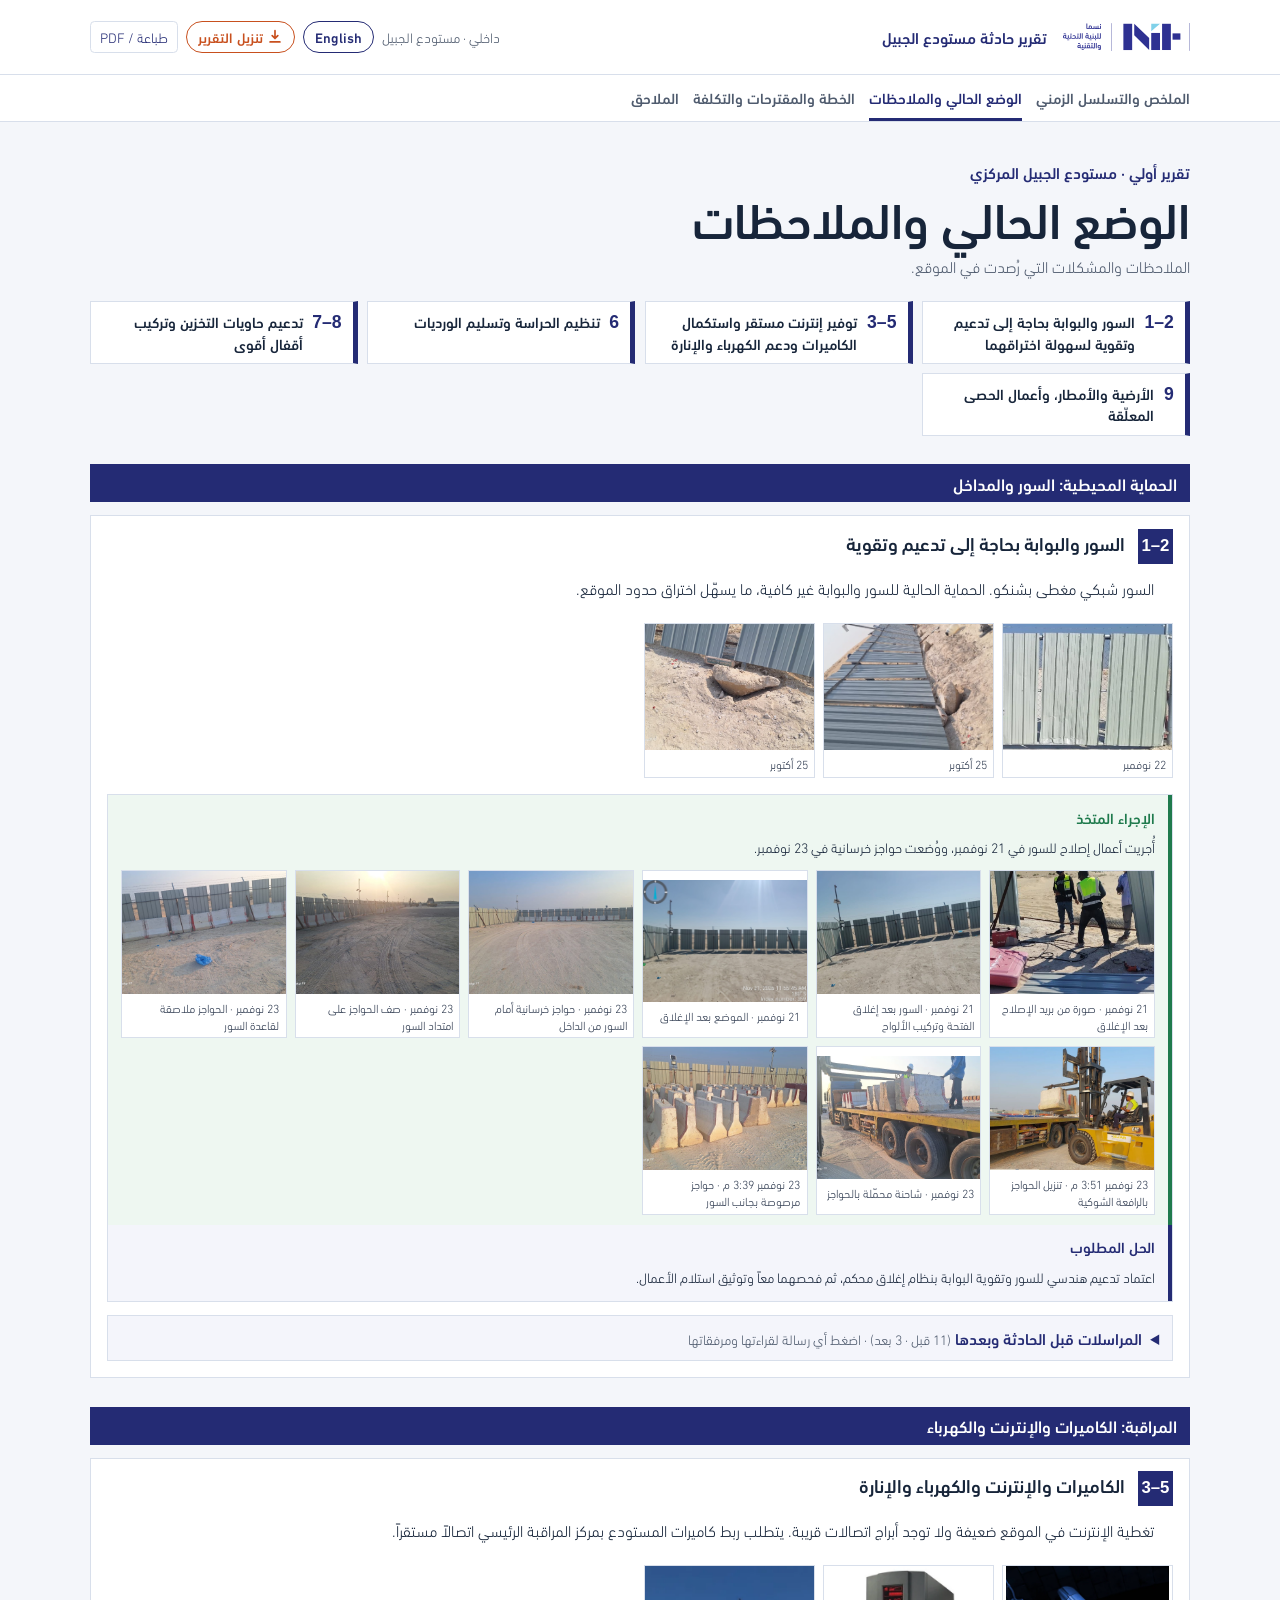
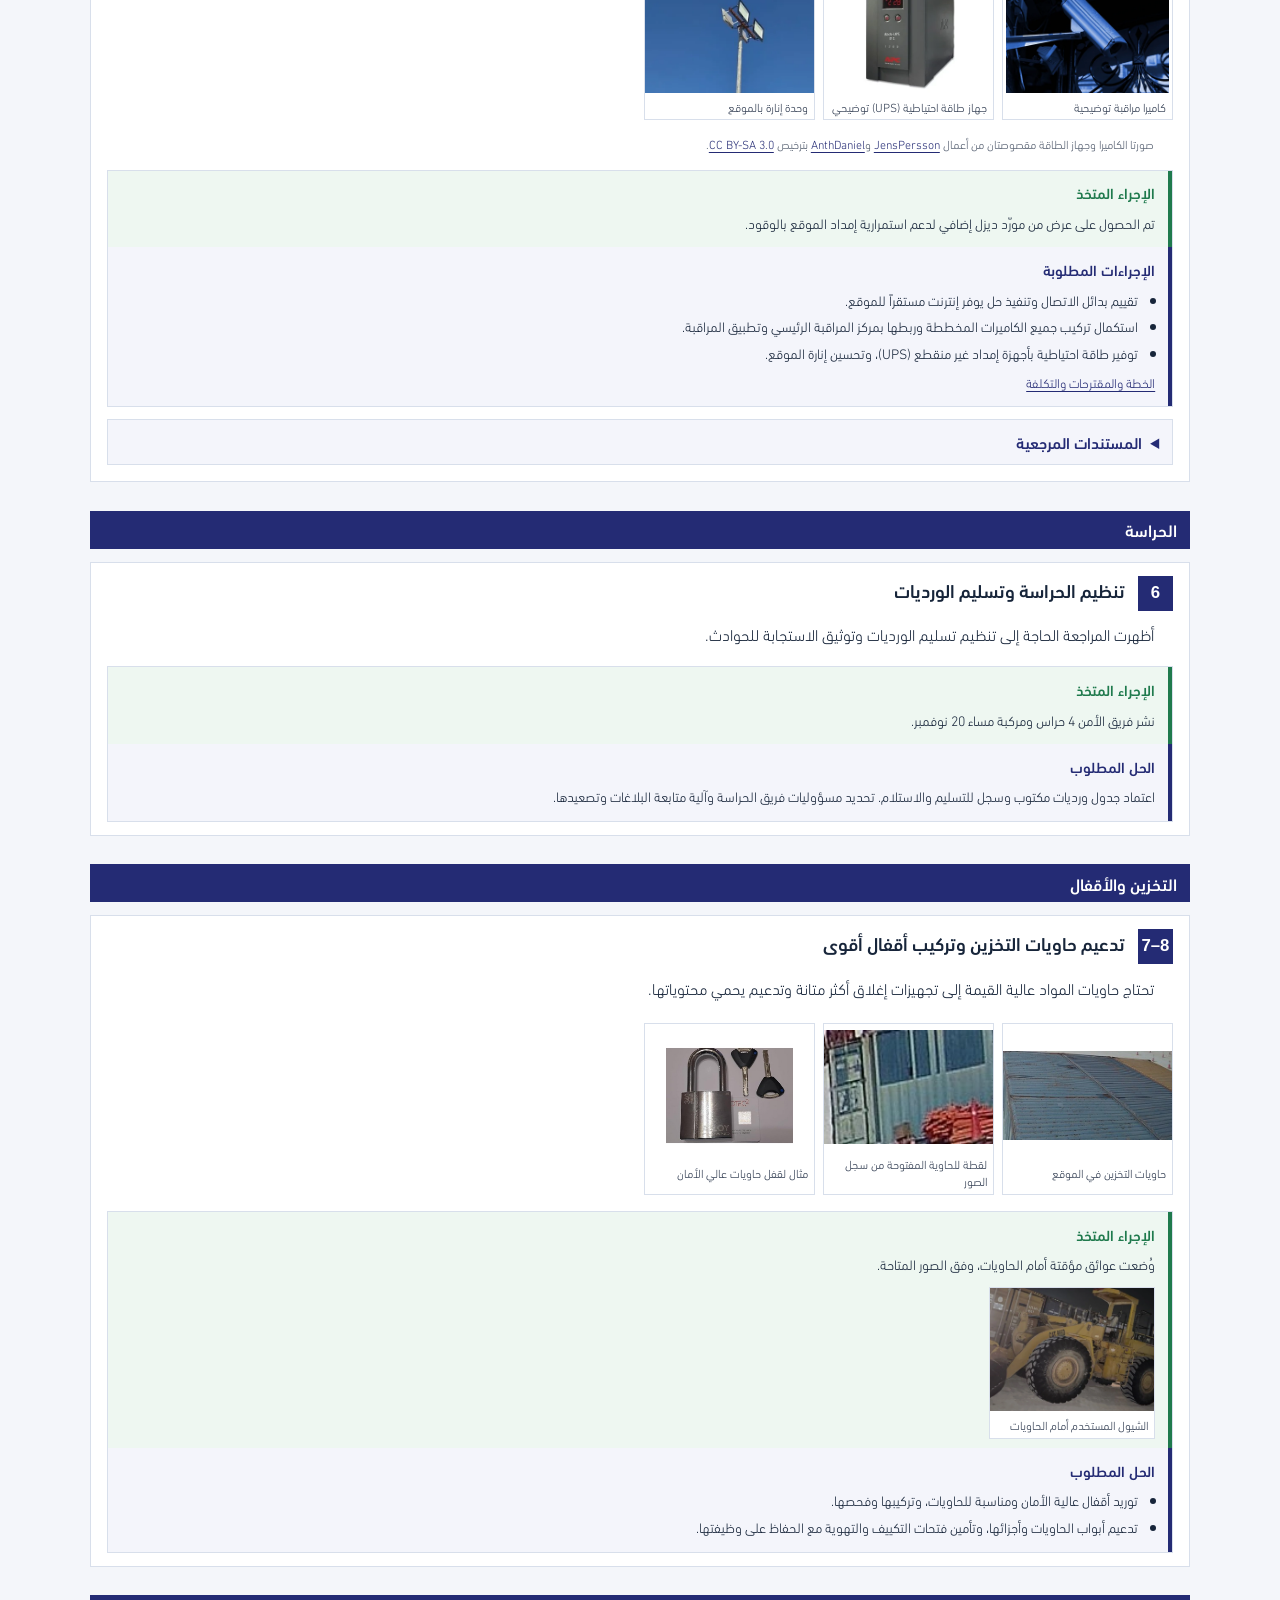
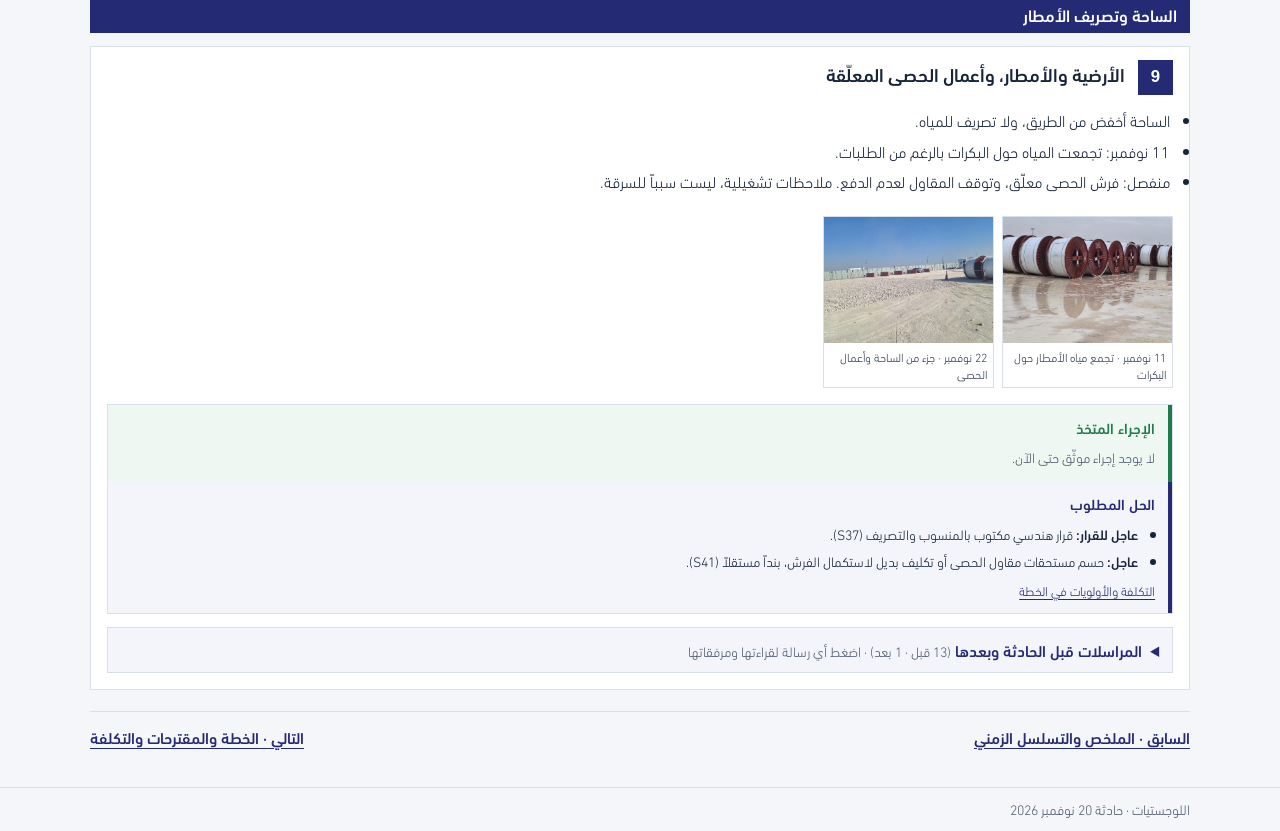
<file: status.html>
<!doctype html>
<html lang="ar" dir="rtl"><head><meta charset="utf-8"><meta name="viewport" content="width=device-width, initial-scale=1">
<title>تم النقل</title><script>location.replace('observations.html'+(location.hash&&'observations.html'.indexOf('#')<0?location.hash:''));</script></head>
<body><a href="observations.html">انتقل إلى الصفحة الجديدة</a></body></html>
</file>
<file: report.css>
@font-face { font-family:DinN; src:url("assets/arabic-regular.ttf") format("truetype"); font-weight:300 450; font-display:swap; }
@font-face { font-family:DinN; src:url("assets/arabic-medium.ttf") format("truetype"); font-weight:500 900; font-display:swap; }
:root {
  color-scheme:light;
  --ink:#17253a; --navy:#242b74; --muted:#4f5b6e; --line:#d8dfeb; --surface:#fff; --paper:#f4f6fa;
}
*, *::before, *::after { box-sizing:border-box; }
body { margin:0; background:var(--paper); color:var(--ink); font:400 1rem/1.65 DinN,Arial,sans-serif; }
h1,h2,h3,p,figure { margin:0; }
h1,h2,h3,strong { font-weight:700; }
a { color:var(--navy); text-underline-offset:.22em; }
a:hover { text-decoration-thickness:2px; }
:focus-visible { outline:3px solid #2964ac; outline-offset:3px; }
[hidden] { display:none !important; }
.wrap { width:min(1100px,calc(100% - 3rem)); margin-inline:auto; }
.skip { position:fixed; z-index:5; top:.5rem; inset-inline-start:.6rem; padding:.4rem .7rem; color:#fff; background:var(--navy); transform:translateY(-150%); }
.skip:focus { transform:none; }
.site-header { background:var(--surface); border-bottom:1px solid var(--line); }
.brand { min-height:74px; display:flex; align-items:center; gap:1rem; justify-content:space-between; padding-block:.5rem; }
.brand a { display:flex; align-items:center; gap:1rem; text-decoration:none; font-weight:700; }
.brand img { width:127px; display:block; height:auto; }
.brand .meta { font-size:.88rem; color:var(--muted); }
.navigation { border-top:1px solid var(--line); }
.navigation ul { list-style:none; margin-block:0; padding:0; display:flex; flex-wrap:wrap; column-gap:clamp(.55rem,1.12vw,.88rem); }
.navigation a { display:block; padding:.62rem 0 .51rem; border-bottom:3px solid transparent; color:var(--muted); font-size:.94rem; font-weight:700; text-decoration:none; }
.navigation a:hover,.navigation a[aria-current=page] { color:var(--navy); border-color:var(--navy); }
main { padding-block:clamp(1.2rem,3vw,2.3rem); }
.heading { margin-bottom:1.35rem; }
.heading .context { color:var(--navy); font-weight:700; }
.heading h1 { color:var(--ink); font-size:clamp(1.85rem,4vw,3.1rem); line-height:1.25; }
.heading .intro,.muted { color:var(--muted); }
.heading .intro { margin-top:.4rem; max-width:70ch; }
h2 { font-size:1.32rem; line-height:1.4; }
h3 { font-size:1.08rem; line-height:1.42; }
.block + .block,.grid + .block { margin-top:1.35rem; }
.spaced { margin-top:.55rem; }
.card,.box { background:var(--surface); border:1px solid var(--line); }
.box { padding:1rem 1.15rem; }
.home-grid { display:grid; grid-template-columns:minmax(0,1.18fr) minmax(0,1fr); gap:1rem; }
.home-grid .box { border-block-start:3px solid var(--navy); }
.home-grid figure { display:flex; flex-direction:column; background:var(--surface); border:1px solid var(--line); }
.home-grid img { display:block; width:100%; min-height:195px; max-height:230px; flex:1; object-fit:cover; }
figcaption { font-size:.87rem; color:var(--muted); padding:.35rem .63rem; }
.metrics { display:grid; grid-template-columns:repeat(3,minmax(0,1fr)); border-block:1px solid var(--line); margin-block:.75rem; }
.metrics div { padding:.7rem .45rem; }
.metrics div + div { border-inline-start:1px solid var(--line); }
.metrics strong { display:block; color:var(--navy); font-size:clamp(1.1rem,3vw,1.95rem); line-height:1.12; }
.metrics span { color:var(--muted); font-size:.85rem; }
.time-list { display:grid; grid-template-columns:repeat(5,minmax(0,1fr)); margin:.8rem 0 .65rem; padding:0; list-style:none; }
.time-list li { position:relative; padding:.56rem .14rem 0 .4rem; border-block-start:2px solid #9daed1; }
.time-list li::before { content:""; position:absolute; inset-inline-start:0; top:-5px; width:8px; height:8px; border-radius:50%; background:var(--navy); }
.time-list li:last-child { border-block-start-style:dashed; }
.time-list li:last-child::before { background:var(--surface); border:2px solid var(--navy); }
.time-list bdi { display:block; color:var(--navy); font-weight:700; font-size:1.14rem; text-align:right; }
.clips { margin-top:.6rem; }
.clips details { background:var(--surface); border:1px solid var(--line); border-bottom:0; }
.clips details:last-child { border-bottom:1px solid var(--line); }
.clips summary { cursor:pointer; padding:.55rem .8rem; font-weight:700; color:var(--navy); }
.clips .clip-content { padding:.2rem .8rem .8rem; display:grid; gap:.35rem; }
.clips video { width:100%; max-width:610px; max-height:52vh; background:#121723; display:block; }
.grid { display:grid; grid-template-columns:repeat(3,minmax(0,1fr)); gap:.85rem; margin-top:.65rem; }
.card .body { padding:.75rem .9rem; }
.card .body p { margin-top:.28rem; }
.card img { display:block; width:100%; height:clamp(112px,17vw,170px); object-fit:cover; background:#e5e8ed; }
.card small { display:block; color:var(--muted); margin-top:.35rem; }
.links { display:grid; gap:.45rem; list-style:none; padding:0; margin:.55rem 0 0; }
.links li { border-block-start:1px solid var(--line); padding-top:.45rem; }
.table-area { overflow:auto; margin-top:.68rem; }
table { border-collapse:collapse; width:100%; background:var(--surface); min-width:535px; }
th,td { text-align:start; padding:.52rem .68rem; border-bottom:1px solid var(--line); vertical-align:top; }
thead { color:#fff; background:var(--navy); }
.page-links { display:flex; justify-content:space-between; gap:1rem; margin-top:1.3rem; padding-top:.75rem; border-top:1px solid var(--line); }
.page-links a { font-weight:700; }
.site-footer { color:var(--muted); font-size:.86rem; border-top:1px solid var(--line); padding-block:.65rem; }
@media(max-width:720px) {
  .wrap { width:calc(100% - 1.4rem); }
  .brand { align-items:flex-start; gap:.5rem; }
  .brand a { flex-direction:column; align-items:flex-start; gap:.3rem; }
  .brand img { width:105px; }
  .navigation a { padding-block:.36rem .28rem; }
  .home-grid,.grid { grid-template-columns:1fr; }
  .home-grid img { max-height:205px; }
  .time-list { grid-template-columns:1fr; margin-inline:.25rem; }
  .time-list li,.time-list li:last-child { display:grid; grid-template-columns:4.7rem minmax(0,1fr); border-block-start:0; border-inline-start:2px solid #9daed1; padding:.32rem .65rem .32rem .2rem; }
  .time-list li:last-child { border-inline-start-style:dashed; }
  .time-list li::before { inset-inline-start:-5px; top:.85rem; }
  .card img { height:auto; max-height:215px; }
}
@media print {
  @page { size:A4; margin:12mm; }
  body { background:#fff; font-size:10pt; }
  .wrap { width:100%; }
  .navigation,.skip,.page-links,.clips video { display:none; }
  .brand { min-height:0; }
  main { padding-top:4mm; }
  .card,figure,tr { break-inside:avoid; }
}

.section-space { margin-top:1.35rem; }
.fact-list { margin:.45rem 0 0; }
.fact-list div { display:grid; grid-template-columns:minmax(8rem,25%) minmax(0,1fr); gap:.7rem; border-block-start:1px solid var(--line); padding:.52rem 0; }
.fact-list dt { font-weight:700; color:var(--navy); }
.fact-list dd { margin:0; }
.action-deadlines .card { border-block-start:3px solid var(--navy); }
.task-list { padding-inline-start:1.2rem; margin:.5rem 0 0; }
.task-list li + li { margin-top:.44rem; }
.action-deadlines + details > summary { font-weight:700; color:var(--navy); cursor:pointer; }
.committee-table th:first-child { min-width:7rem; }
.report-notes { margin-top:1.3rem; color:var(--muted); }
@media(max-width:480px) { .fact-list div { grid-template-columns:1fr;gap:.12rem; } }

.field-observation { border-block-start:1px solid var(--line); padding-block:.9rem; }
.field-observation:first-of-type { margin-top:.55rem; }
.field-pair { display:grid; grid-template-columns:repeat(2,minmax(0,1fr)); gap:.75rem; margin-top:.55rem; }
.field-three { grid-template-columns:repeat(3,minmax(0,1fr)); }
.field-photo { border:1px solid var(--line); background:var(--surface); }
.field-photo img { display:block; width:100%; height:clamp(135px,20vw,240px); object-fit:cover; background:#e9ecf1; }
.field-photo figcaption { display:grid; gap:.1rem; line-height:1.45; padding:.52rem .68rem; }
.field-photo figcaption strong { color:var(--navy); }
.fence-open-photo img { object-position:50% 38%; }
.fence-after-photo img { object-position:50% 50%; }
.diesel-work-photo img { object-fit:contain; }
#fence-comparison { scroll-margin-top:1rem; }
@media(max-width:610px) { .field-pair,.field-three { grid-template-columns:1fr; } }
@media print { .field-observation,.field-photo { break-inside:avoid; } }

.incident-overview { display:grid; grid-template-columns:minmax(0,1.4fr) minmax(0,1fr); gap:1rem; align-items:start; }
.incident-figure { border:1px solid var(--line); }
.incident-figure img { display:block; width:100%; max-height:235px; aspect-ratio:16/9; object-fit:cover; }
.incident-facts { margin-block:.85rem .55rem; }
.incident-summary [id] { scroll-margin-top:1rem; }
.condition-group + .condition-group { margin-top:1.1rem; }
.condition-group > h2 { margin-bottom:.2rem; }
.condition-issue { border-block-start:1px solid var(--line); padding-block:.8rem; }
.condition-issue > p { margin-top:.35rem; }
.condition-issue :is(ul,ol) { margin-block:.35rem 0; }
.condition-row { display:grid; grid-template-columns:minmax(0,1.32fr) minmax(0,1fr); gap:.85rem; align-items:start; }
.condition-row .field-photo img { height:clamp(130px,18vw,205px); }
.condition-group details { margin-top:.45rem; }
.condition-group summary { cursor:pointer; color:var(--navy); font-weight:700; }
.condition-extra > li + li { margin-top:.4rem; }
@media(max-width:720px) {
 .incident-overview,.condition-row { grid-template-columns:1fr; }
 .condition-row .field-photo img { height:auto; max-height:225px; }
}
@media print {
 .condition-issue { break-inside:avoid; }
}

/* الملاحظات والثغرات */
.obs-index { display:flex; flex-wrap:wrap; gap:.5rem; margin-bottom:1rem; }
.obs-index a { display:inline-flex; align-items:center; gap:.5rem; padding:.4rem .7rem; background:var(--surface); border:1px solid var(--line); text-decoration:none; font-weight:700; }
.obs-index a:hover { border-color:var(--navy); }
.obs-no { display:inline-grid; place-items:center; min-width:1.9rem; height:1.9rem; padding-inline:.3rem; background:var(--navy); color:#fff; font-weight:700; border-radius:.25rem; font-variant-numeric:tabular-nums; }
.obs-index .obs-no { min-width:1.5rem; height:1.5rem; font-size:.9rem; }
.risk { display:inline-block; padding:.08rem .55rem; border-radius:.25rem; font-size:.86rem; font-weight:700; white-space:nowrap; }
.risk-critical { background:#a4161a; color:#fff; }
.risk-high { background:#fbe3d6; color:#8a3b12; }
.risk-medium { background:#fdf1cf; color:#6b5200; }
.obs { border-block-start:4px solid #a4161a; scroll-margin-top:1rem; }
.obs + .obs { margin-top:1.35rem; }
.obs-head { display:flex; gap:.8rem; align-items:flex-start; }
.obs-head h2 { font-size:clamp(1.3rem,2.6vw,1.7rem); }
.obs-tags { display:flex; flex-wrap:wrap; gap:.4rem .7rem; align-items:center; margin-top:.3rem; }
.obs-tags .state { color:var(--muted); font-size:.92rem; }
.obs-lead { margin-top:.8rem; font-size:1.06rem; max-width:78ch; }
.obs-facts { display:grid; grid-template-columns:repeat(4,minmax(0,1fr)); margin:.9rem 0 .3rem; border-block:1px solid var(--line); }
.obs-facts div { padding:.65rem .7rem; }
.obs-facts div + div { border-inline-start:1px solid var(--line); }
.obs-facts dt { color:var(--navy); font-weight:700; font-size:1.18rem; line-height:1.3; }
.obs-facts dd { margin:.1rem 0 0; color:var(--muted); font-size:.9rem; line-height:1.5; }
.source { color:var(--muted); font-size:.9rem; }
.obs-part { display:flex; align-items:center; gap:.55rem; margin-top:1.5rem; padding-bottom:.35rem; border-bottom:2px solid var(--navy); color:var(--navy); font-size:1.18rem; }
.obs-part span { display:inline-grid; place-items:center; width:1.6rem; height:1.6rem; border:2px solid var(--navy); border-radius:50%; font-size:.95rem; }
.finding { padding-block:.95rem; scroll-margin-top:1rem; }
.finding + .finding { border-block-start:1px solid var(--line); }
.finding h4 { margin:0; font-size:1.07rem; font-weight:700; line-height:1.45; }
.finding > p { margin-top:.3rem; max-width:82ch; }
.finding-key { background:#fdf3f3; border:1px solid #e9bcbd; border-inline-start:4px solid #a4161a; padding:.85rem 1rem; margin-block:.3rem; }
.finding + .finding-key { border-block-start:1px solid #e9bcbd; }
.media-grid { display:grid; grid-template-columns:repeat(auto-fill,minmax(min(100%,235px),1fr)); gap:.7rem; margin-top:.65rem; align-items:start; }
.media-grid.media-wide { grid-template-columns:minmax(0,640px); }
.media-grid.media-wide .field-photo img { height:auto; max-height:420px; }
.media-grid .field-photo img { height:190px; }
.clip { border:1px solid var(--line); background:var(--surface); }
.clip video { display:block; width:100%; height:190px; object-fit:contain; background:#121723; }
.clip figcaption,.media-grid .field-photo figcaption { display:block; line-height:1.5; padding:.5rem .65rem; }
.clip figcaption strong,.media-grid .field-photo figcaption strong { display:block; color:var(--navy); }
.check { display:inline-block; margin-top:.2rem; padding:0 .4rem; background:#fdf1cf; color:#6b5200; border-radius:.2rem; font-size:.8rem; font-weight:700; }
.mail-trail { list-style:none; margin:.7rem 0 0; padding:0; border-inline-start:2px solid #9daed1; }
.mail-trail li { position:relative; display:grid; grid-template-columns:9.2rem minmax(0,1fr); gap:.6rem; padding:.45rem .9rem .45rem 0; }
.mail-trail li::before { content:""; position:absolute; inset-inline-start:-6px; top:.95rem; width:10px; height:10px; border-radius:50%; background:var(--navy); }
.mail-trail time { color:var(--navy); font-weight:700; }
.mail-trail .trail-incident { background:#fdf3f3; }
.mail-trail .trail-incident::before { background:#a4161a; }
.mail-trail .trail-incident time { color:#a4161a; }
.draft-note { padding:.5rem .7rem; background:#fdf1cf; color:#6b5200; border:1px dashed #c9a227; font-weight:700; }
.remaining { margin:.6rem 0 0; padding-inline-start:1.2rem; }
.remaining li + li { margin-top:.35rem; }
@media(max-width:720px) {
 .obs-facts { grid-template-columns:repeat(2,minmax(0,1fr)); }
 .obs-facts div:nth-child(3) { border-inline-start:0; }
 .obs-facts div:nth-child(n+3) { border-block-start:1px solid var(--line); }
 .mail-trail li { grid-template-columns:1fr; gap:.1rem; }
 .clip video,.media-grid .field-photo img { height:auto; max-height:260px; }
}
@media print {
 .obs,.finding { break-inside:auto; }
 .clip video { display:block; height:150px; }
 .clip,.media-grid .field-photo { break-inside:avoid; }
 .draft-note,.check { border:1px solid #999; }
}

/* ---- mobile & readability (24 Nov) ---- */
code{overflow-wrap:anywhere}
img,video{max-width:100%}
@media(max-width:720px){
  body{font-size:.97rem}
  .brand .meta{display:none}
  .navigation ul{flex-wrap:nowrap;overflow-x:auto;-webkit-overflow-scrolling:touch;scrollbar-width:none;column-gap:1rem}
  .navigation ul::-webkit-scrollbar{display:none}
  .navigation a{white-space:nowrap}
  main table{display:block;overflow-x:auto;max-width:100%;-webkit-overflow-scrolling:touch}
  .heading h1{font-size:1.7rem}
  .page-links{flex-wrap:wrap;gap:.5rem}
}

/* ---- language switch ---- */
.lang-switch{display:inline-flex;align-items:center;gap:.3rem;padding:.25rem .7rem;border:1.5px solid var(--navy);border-radius:999px;color:var(--navy);font-weight:700;font-size:.85rem;text-decoration:none;white-space:nowrap}
.lang-switch:hover{background:var(--navy);color:#fff}
.header-actions{display:flex;align-items:center;gap:.5rem;flex-wrap:wrap}
html[dir=ltr] body{font-family:Arial,Helvetica,sans-serif}
/* ---- header buttons: language + download menu ---- */
.export-menu{position:relative}
.export-menu>summary{list-style:none;cursor:pointer;display:inline-flex;align-items:center;gap:.3rem;padding:.25rem .7rem;border:1.5px solid #c8501e;border-radius:999px;color:#c8501e;font-weight:700;font-size:.85rem;white-space:nowrap;background:#fff;user-select:none}
.export-menu>summary::-webkit-details-marker{display:none}
.export-menu>summary::before{content:"";width:.95rem;height:.95rem;background:currentColor;-webkit-mask:url("data:image/svg+xml,%3Csvg xmlns='http://www.w3.org/2000/svg' viewBox='0 0 24 24'%3E%3Cpath d='M12 3v11m0 0l-4-4m4 4l4-4M5 19h14' fill='none' stroke='%23000' stroke-width='2.4' stroke-linecap='round' stroke-linejoin='round'/%3E%3C/svg%3E") center/contain no-repeat;mask:url("data:image/svg+xml,%3Csvg xmlns='http://www.w3.org/2000/svg' viewBox='0 0 24 24'%3E%3Cpath d='M12 3v11m0 0l-4-4m4 4l4-4M5 19h14' fill='none' stroke='%23000' stroke-width='2.4' stroke-linecap='round' stroke-linejoin='round'/%3E%3C/svg%3E") center/contain no-repeat}
.export-menu[open]>summary,.export-menu>summary:hover{background:#c8501e;color:#fff}
.export-pop{position:absolute;inset-inline-end:0;top:calc(100% + .4rem);z-index:30;background:#fff;border:1px solid var(--line);border-radius:.6rem;box-shadow:0 8px 24px rgba(23,37,58,.16);padding:.55rem .65rem;display:grid;gap:.45rem;min-width:15.5rem}
.export-row{display:grid;grid-template-columns:5.6rem 1fr 1fr;gap:.4rem;align-items:center}
.export-row b{font-size:.86rem;color:var(--ink)}
.brand .export-row a{display:block;text-align:center;padding:.3rem .5rem;border:1.5px solid var(--navy);border-radius:999px;color:var(--navy);font-weight:700;font-size:.82rem;text-decoration:none;gap:0}
.brand .export-row a:hover{background:var(--navy);color:#fff}
@media(max-width:720px){.header-actions{justify-content:flex-end;gap:.35rem}.lang-switch,.export-menu>summary{font-size:.78rem;padding:.2rem .55rem}.header-actions .print-button{display:none}.export-pop{min-width:14rem}}
@media print{.lang-switch,.export-menu{display:none !important}}
</file>
<file: attachments.css>
.attachment-trigger { font-weight:700; }
.photo-attachment { position:relative; display:block; }
.photo-attachment span {
  position:absolute; inset-inline-start:.55rem; inset-block-end:.5rem;
  padding:.15rem .45rem; background:#17253aee; color:#fff; border-radius:.2rem;
  font-size:.82rem; font-weight:700;
}
.photo-attachment:hover span { text-decoration:underline; }
.attachment-group { margin-top:1.25rem; }
.attachment-group h2 { margin-bottom:.55rem; }
.attachment-grid {
  display:grid; grid-template-columns:repeat(auto-fit,minmax(min(100%,175px),1fr));
  gap:.65rem; list-style:none; padding:0; margin:0;
}
.attachment-grid a {
  display:flex; flex-direction:column; height:100%; padding:.65rem;
  background:var(--surface); border:1px solid var(--line); text-decoration:none;
}
.attachment-grid a:hover .attachment-name { text-decoration:underline; }
.attachment-grid img { width:100%; height:94px; object-fit:contain; background:#f1f3f8; }
.attachment-grid .attachment-name { margin-top:.31rem; }
.attachment-grid small { color:var(--muted); }
.attachment-grid .file-type { color:var(--navy); font-size:.85rem; font-weight:700; }

.attachment-dialog {
  width:min(850px,calc(100% - 1.5rem)); max-width:none; max-height:91dvh;
  padding:0; border:0; border-radius:.45rem; color:var(--ink); background:var(--surface);
  box-shadow:0 20px 70px #18233c60; overflow:auto;
}
.attachment-dialog::backdrop { background:#15213bb3; }
.attachment-header { position:sticky; top:0; z-index:1; background:var(--surface); border-bottom:1px solid var(--line); }
.attachment-title-row { padding:.7rem .9rem .4rem; display:flex; gap:.75rem; justify-content:space-between; align-items:flex-start; }
.attachment-title-row h2 { font-size:clamp(1.03rem,2.8vw,1.34rem); }
.attachment-close,.attachment-pages button {
  font:inherit; font-weight:700; color:var(--navy); background:var(--surface);
  border:1px solid var(--line); border-radius:.28rem; padding:.16rem .54rem;
}
.attachment-dialog button:not(:disabled) { cursor:pointer; }
.attachment-dialog button:hover:not(:disabled) { background:#edf1fa; }
.attachment-dialog button:disabled { color:var(--muted); opacity:.55; }
.attachment-bar {
  display:flex; align-items:center; justify-content:space-between; flex-wrap:wrap; gap:.45rem .75rem;
  padding:.35rem .9rem .6rem; font-size:.92rem;
}
.attachment-pages,.attachment-actions { display:flex; flex-wrap:wrap; align-items:center; gap:.6rem; }
.attachment-pages output { min-width:4.5rem; text-align:center; font-variant-numeric:tabular-nums; }
.attachment-body { padding:.72rem .9rem .9rem; background:#f0f2f6; }
.attachment-body .document-page { display:block; width:min(100%, 720px); height:auto; margin:auto; background:#fff; }
.attachment-body .photo-view { display:block; max-width:100%; max-height:68dvh; margin:auto; object-fit:contain; }
.attachment-body .mail { padding:.65rem .9rem; background:#fff; }
.attachment-body .mail h3 { margin-bottom:.22rem; overflow-wrap:anywhere; }
.attachment-body .mail pre { margin:.75rem 0 0; font:inherit; white-space:pre-wrap; overflow-wrap:anywhere; }
.print-button { border:1px solid var(--line); border-radius:.28rem; background:var(--surface); color:var(--navy); font:inherit; font-size:.9rem; padding:.17rem .55rem; cursor:pointer; }
@media(max-width:480px) {
  .attachment-dialog { width:calc(100% - .75rem); }
  .attachment-title-row,.attachment-bar,.attachment-body { padding-inline:.55rem; }
  .attachment-grid { grid-template-columns:repeat(2,minmax(0,1fr)); }
}
@media print { .attachment-dialog,.print-button { display:none !important; } }
</file>
<file: obs.css>
:root{--indigo:#242b74;--rule:#d8dfeb;--subtle:#555f70}
.obs-summary{display:grid;grid-template-columns:repeat(auto-fit,minmax(230px,1fr));gap:.6rem;margin:.6rem 0 1.2rem}
.obs-summary a{display:grid;grid-template-columns:auto 1fr;gap:.2rem .6rem;align-items:start;background:#fff;border:1px solid var(--rule);border-inline-start:5px solid var(--indigo);padding:.55rem .7rem;text-decoration:none;color:inherit}
.obs-summary a:hover{background:#f4f5fb}
.obs-summary .n{font:700 1.1rem/1.3 Arial,sans-serif;color:var(--indigo)}
.obs-summary .t{font-weight:700;line-height:1.45;font-size:.92rem}
.obs-summary .r{grid-column:2;font-size:.75rem}
.obs-cat{margin:1.8rem 0 .6rem;padding:.45rem .8rem;background:var(--indigo);color:#fff;font-size:1.05rem}
.ob{background:#fff;border:1px solid var(--rule);margin:.8rem 0 1.1rem;scroll-margin-top:1rem}
.ob-head{display:flex;gap:.8rem;align-items:flex-start;padding:.8rem 1rem .4rem}
.ob-no{flex:none;display:grid;place-items:center;width:2.2rem;height:2.2rem;background:var(--indigo);color:#fff;font:700 1.05rem/1 Arial,sans-serif}
.ob-head h3{font-size:1.2rem;line-height:1.45;margin:0}
.ob-head .risk{margin-top:.25rem;display:inline-block}
.risk{font-size:.75rem;font-weight:700;padding:.05rem .5rem;border-radius:3px;color:#fff;white-space:nowrap}
.risk-critical{background:#b3261e}.risk-high{background:#d9821a}.risk-medium{background:#b59a1b}.risk-low{background:#6b7488}
.ob-text{padding:0 1rem .5rem 1rem;padding-inline-start:2.2rem;font-size:.98rem;line-height:1.8;max-width:95ch;margin:.2rem 0 .6rem}
.ob-text p{margin:.25rem 0}
.ob-points{margin:.3rem 0 .4rem;padding-inline-start:1.2rem}
.ob-points li{margin:.15rem 0}
.ob-done{margin:.3rem 1rem .6rem;padding:.5rem .8rem;background:#eef7f1;border-inline-start:4px solid #1f7a4d;font-size:.92rem;line-height:1.7}
.ob-done b{color:#1f7a4d}
.ob-open{margin:.3rem 1rem .6rem;padding:.5rem .8rem;background:#fff6e8;border-inline-start:4px solid #d9821a;font-size:.9rem}
.ob-media{display:grid;grid-template-columns:repeat(auto-fill,minmax(170px,1fr));gap:.5rem;padding:.2rem 1rem .8rem}
.ob-media button{position:relative;padding:0;border:1px solid var(--rule);background:#fff;cursor:pointer;text-align:start;font:inherit}
.ob-media img{display:block;width:100%;aspect-ratio:4/3;object-fit:cover}
.ob-media .cap{display:block;padding:.3rem .4rem;font-size:.76rem;line-height:1.4;color:#2e3a4f}
.ob-media .play::after{content:"▶";position:absolute;top:calc(37.5% - 1.1rem);left:calc(50% - 1.1rem);width:2.2rem;height:2.2rem;display:grid;place-items:center;background:rgba(16,24,38,.75);color:#fff;border-radius:50%;font-size:.95rem}
.ob-mail{margin:0 1rem 1rem;border:1px solid var(--rule)}
.ob-mail>summary{cursor:pointer;padding:.55rem .8rem;font-weight:700;color:var(--indigo);background:#f4f5fb}
.ob-mail>summary .muted{font-weight:400;font-size:.85rem}
.mail-list{list-style:none;margin:0;padding:0}
.mail-list>li{border-top:1px solid var(--rule)}
.mail-list li.after-mark{border-top:3px solid #b3261e}
.mail-item>summary{cursor:pointer;display:grid;grid-template-columns:8.5rem 1fr;gap:.6rem;padding:.5rem .8rem;list-style:none;font-size:.9rem;line-height:1.55}
.mail-item>summary::-webkit-details-marker{display:none}
.mail-item>summary time{color:var(--indigo);font-weight:700;direction:ltr;text-align:right;font-family:Arial,sans-serif;font-size:.85rem}
.mail-item>summary .who{display:block;color:var(--subtle);font-size:.78rem}
.mail-item[open]>summary{background:#fafbfe}
.mail-body{padding:.4rem .9rem .8rem 1rem;font-size:.86rem}
.mail-meta{color:var(--subtle);font-size:.78rem;direction:ltr;text-align:left;margin-bottom:.35rem;word-break:break-word}
.mail-text{white-space:pre-wrap;direction:ltr;text-align:left;background:#f8f9fc;border:1px solid var(--rule);padding:.6rem .7rem;max-height:340px;overflow:auto;font:400 .82rem/1.55 Arial,sans-serif}
.mail-atts{display:flex;flex-wrap:wrap;gap:.35rem;margin-top:.5rem}
.mail-atts a{display:inline-flex;align-items:center;gap:.3rem;border:1px solid var(--indigo);padding:.15rem .5rem;font-size:.78rem;text-decoration:none;direction:ltr}
.mail-atts a:hover{background:var(--indigo);color:#fff}
.mail-atts .na{border:1px dashed #aab;color:#6b7488;padding:.15rem .5rem;font-size:.76rem;direction:ltr}
.mail-when{padding:.3rem .8rem;font-size:.78rem;font-weight:700;color:#b3261e;background:#fdf0ef}
#obs-dialog{width:min(1050px,94vw);padding:.6rem .8rem .8rem;border:0;box-shadow:0 10px 40px rgba(0,0,0,.4)}
#obs-dialog::backdrop{background:rgba(10,16,30,.78)}
#obs-dialog img,#obs-dialog video{display:block;width:100%;max-height:80vh;object-fit:contain;background:#101826}
#obs-dlg-title{margin:0 2rem .4rem 0;font-weight:700;color:var(--indigo);font-size:.92rem}
#obs-dialog .dlg-close{position:absolute;inset-inline-end:.6rem;top:.4rem;border:0;background:none;font-size:1.2rem;cursor:pointer}
@media(max-width:720px){.mail-item>summary{grid-template-columns:1fr}.ob-media{grid-template-columns:repeat(2,minmax(0,1fr))}}
@media print{.ob{break-inside:avoid}.ob-mail{display:none}.ob-media .play::after{display:none}}
.ob-action{display:grid;grid-template-columns:minmax(0,1fr) minmax(0,1.4fr);gap:0;margin:.2rem 1rem .8rem;border:1px solid var(--rule)}
.ob-action h4{margin:0 0 .35rem;font-size:.95rem}
.act-done{padding:.6rem .8rem;background:#eef7f1;border-inline-start:4px solid #1f7a4d}
.act-done h4{color:#1f7a4d}
.act-sol{padding:.6rem .8rem;background:#f4f5fb;border-inline-start:4px solid var(--indigo)}
.act-sol h4{color:var(--indigo)}
.ob-action p,.ob-action li{font-size:.9rem;line-height:1.7;margin:.15rem 0}
.ob-action ul{margin:0;padding-inline-start:1.1rem}
.act-open{margin-top:.4rem !important;padding-top:.35rem;border-top:1px dashed #b7c9bd;color:#8a5200}
.act-link{margin-top:.35rem !important;font-size:.82rem !important}
.ob-more{margin:0 1rem 1rem;border:1px solid var(--rule)}
.ob-more>summary{cursor:pointer;padding:.55rem .8rem;font-weight:700;color:var(--indigo);background:#f4f5fb}
.guards-detail{padding:.4rem .9rem .9rem}
.guards-detail .guard-section{margin-top:1rem}
@media(max-width:720px){.ob-action{grid-template-columns:1fr}}
/* action block stacked full width, with its own photos */
.ob-action{grid-template-columns:1fr}
.act-media{padding:.5rem 0 0;grid-template-columns:repeat(auto-fill,minmax(150px,1fr))}
.act-done .ob-media button{background:#fff}

.ob-media.ob-locks img {
  object-fit: contain;
  background: #fff;
}

.ob-media.ob-monitoring-photos img { object-fit: contain; }
.photo-credits { margin-block: 0 .4rem; color: var(--subtle); font-size: .76rem; }
</file>
<file: plan-cards.css>
/* plan page: simple cards */
.ptabs{position:sticky;top:0;z-index:3;display:flex;gap:.4rem;overflow-x:auto;padding:.55rem 0;margin:0 0 .6rem;background:var(--paper);border-bottom:1px solid var(--line);scrollbar-width:none}
.ptabs::-webkit-scrollbar{display:none}
.ptabs a{flex:none;padding:.35rem .85rem;border:1.5px solid var(--navy);border-radius:999px;color:var(--navy);font-weight:700;font-size:.9rem;text-decoration:none;background:#fff}
.ptabs a:hover{background:var(--navy);color:#fff}
.plan-sec{margin:1.4rem 0;scroll-margin-top:3.5rem}
.plan-sec>h2{font-size:1.35rem;color:var(--navy);padding-bottom:.35rem;border-bottom:3px solid var(--navy);margin-bottom:.8rem}
.pgrid{display:grid;grid-template-columns:repeat(auto-fill,minmax(230px,1fr));gap:.7rem}
.pgrid.wide{grid-template-columns:repeat(auto-fill,minmax(300px,1fr))}
.pcard{background:#fff;border:1px solid var(--line);border-top:4px solid var(--navy);padding:.75rem .85rem;display:flex;flex-direction:column;gap:.35rem}
.pcard h3{font-size:1rem;line-height:1.5;margin:0}
.pnum{display:inline-grid;place-items:center;min-width:1.8rem;height:1.8rem;padding:0 .3rem;background:var(--navy);color:#fff;font:700 .9rem/1 Arial,sans-serif;align-self:flex-start}
.pcost{font-weight:700;color:#1f4f8a;font-size:.95rem;margin:0}
.pcost small,.pcard small{display:block;font-weight:400;color:var(--muted);font-size:.78rem}
.pstat{margin:auto 0 0;font-size:.82rem;color:var(--muted);border-top:1px dashed var(--line);padding-top:.35rem}
.dec header{display:flex;justify-content:space-between;align-items:center;gap:.5rem}
.pdue{font-size:.78rem;font-weight:700;color:#8a5200;background:#fdf2e1;padding:.1rem .55rem;border-radius:999px;white-space:nowrap}
.dec dl{margin:0;display:grid;gap:.35rem}
.dec dt{font-size:.75rem;color:var(--muted);font-weight:700}
.dec dd{margin:0;font-size:.88rem;line-height:1.6}
.ptimeline{list-style:none;margin:0;padding:0;border-inline-start:3px solid var(--line)}
.pdone{display:grid;grid-template-columns:7.5rem 1fr;gap:.7rem;padding:.55rem .8rem;position:relative;background:#fff;border:1px solid var(--line);border-inline-start:0;margin:.35rem 0}
.pdate{font-weight:700;color:var(--navy);font-size:.85rem}
.pact{margin:0;font-size:.92rem;line-height:1.6}
.prem,.pev{margin:.2rem 0 0;font-size:.82rem;color:var(--muted)}
.pcols{display:grid;grid-template-columns:repeat(3,minmax(0,1fr));gap:.7rem;align-items:start}
.pcol{background:#fff;border:1px solid var(--line);border-top:5px solid #b3261e}
.pcol.p-urgent{border-top-color:#d9821a}.pcol.p-later{border-top-color:#6b7488}
.pcol h3{margin:0;padding:.55rem .8rem;font-size:1rem;background:#f6f7fb}
.pcol ul{list-style:none;margin:0;padding:0}
.pcol li{display:grid;grid-template-columns:3.2rem 1fr;gap:.4rem;padding:.5rem .7rem;border-top:1px solid var(--line);font-size:.86rem;line-height:1.55}
.pcol li p{margin:0}
.pcode{font:700 .78rem/1.6 Arial,sans-serif;color:var(--navy)}
.pmeta{display:flex;flex-wrap:wrap;gap:.25rem .7rem;color:var(--muted);font-size:.76rem;margin-top:.15rem !important}
.pmeta .pc{color:#1f4f8a;font-weight:700}
.optcard{background:#fff;border:1px solid var(--line);margin:.5rem 0;scroll-margin-top:3.5rem}
.optcard>summary{cursor:pointer;padding:.7rem .9rem;font-weight:700;font-size:1.02rem;color:var(--navy);list-style:none;display:flex;justify-content:space-between;align-items:center}
.optcard>summary::-webkit-details-marker{display:none}
.optcard>summary::after{content:"＋";font-size:1.1rem}
.optcard[open]>summary::after{content:"－"}
.optbody{padding:0 .9rem .9rem}
@media(max-width:900px){.pcols{grid-template-columns:1fr}}
@media(max-width:600px){.pdone{grid-template-columns:1fr;gap:.2rem}.pgrid,.pgrid.wide{grid-template-columns:1fr}}
@media print{.ptabs{display:none}.optcard{break-inside:avoid}.optcard:not([open])>.optbody{display:block}}
</file>
<file: plan-v2.css>
/* plan page v2: same look as observations */
.plan-band{margin:1.2rem 0;scroll-margin-top:3.5rem}
.plan-band>.obs-cat{margin:1.4rem 0 .7rem}
.ncard-pic{display:block;width:100%;aspect-ratio:16/9;max-height:150px;overflow:hidden;border:1px solid var(--line);background:#f6f7fb;margin-bottom:.3rem}
.ncard-pic img{width:100%;height:100%;object-fit:cover;display:block}
.ncard-icon{display:grid;place-items:center;font-size:2.2rem}
.pcard.need .pnum{margin-top:-1.4rem;position:relative;z-index:1}
.sub-h{margin:.8rem 1rem .3rem;color:var(--navy);font-size:.95rem}
.qgrid{display:grid;grid-template-columns:repeat(auto-fill,minmax(250px,1fr));gap:.7rem;padding:.2rem 1rem 1rem}
.qcard{display:flex;flex-direction:column;background:#fff;border:1px solid var(--line);border-top:4px solid #1f4f8a}
.qprev{display:block;width:100%;aspect-ratio:4/3;padding:0;border:0;border-bottom:1px solid var(--line);background:#f6f7fb;cursor:zoom-in;overflow:hidden}
.qprev img{width:100%;height:100%;object-fit:cover;object-position:top;display:block}
.qbody{padding:.55rem .7rem .7rem;display:flex;flex-direction:column;gap:.2rem;flex:1}
.qbody h4{margin:0;font-size:.98rem;color:var(--navy)}
.qdate{margin:0;font-size:.75rem;color:var(--muted)}
.qspec{margin:0;font-size:.85rem}
.qtotal{margin:.15rem 0 0;font-weight:700;color:#1f4f8a;font-size:.95rem}
.qnote{margin:0;font-size:.78rem;color:var(--muted)}
.qlink{margin-top:auto;align-self:flex-start;padding:.25rem .7rem;border:1.5px solid var(--navy);border-radius:999px;font-size:.8rem;font-weight:700;text-decoration:none}
.qlink:hover{background:var(--navy);color:#fff}
.qlinks{padding:0 1rem;font-size:.85rem}
.ob .optbody{padding:.2rem 1rem 1rem}
.ob .note-box{margin:.4rem 1rem .6rem !important}
@media(max-width:600px){.qgrid{grid-template-columns:1fr}}
.qprev{max-height:210px}
/* tabs */
.ptablist{display:flex;gap:.4rem;overflow-x:auto;padding:.2rem 0 .6rem;scrollbar-width:none;position:sticky;top:3.1rem;background:var(--paper);z-index:2}
.ptablist::-webkit-scrollbar{display:none}
.ptab{flex:none;display:flex;flex-direction:column;align-items:center;gap:.05rem;padding:.45rem .95rem;border:1.5px solid var(--line);border-radius:.5rem;background:#fff;font:700 .92rem/1.3 inherit;color:var(--ink);cursor:pointer}
.ptab small{font-weight:400;font-size:.7rem;color:var(--muted)}
.ptab[aria-selected=true]{background:var(--navy);border-color:var(--navy);color:#fff}
.ptab[aria-selected=true] small{color:#cfd3f0}
.ppanel{background:#fff;border:1px solid var(--line);padding:.8rem 1rem 1rem}
.prod-grid{display:grid;grid-template-columns:repeat(auto-fill,minmax(210px,1fr));gap:.7rem}
.prod{display:flex;flex-direction:column;border:1px solid var(--line);background:#fff}
.pimg{display:block;width:100%;aspect-ratio:4/3;max-height:190px;padding:0;border:0;border-bottom:1px solid var(--line);background:#f6f7fb;cursor:zoom-in;overflow:hidden}
.pimg img{width:100%;height:100%;object-fit:contain;display:block}
.pimg-none{display:grid;place-items:center;color:var(--muted);font-size:.8rem;cursor:default}
.pbody{padding:.55rem .7rem .7rem;display:flex;flex-direction:column;gap:.2rem;flex:1}
.pbody h4{margin:0;font-size:.95rem;line-height:1.4}
.pprice{margin:0;font-weight:700;color:#1f4f8a;font-size:1rem}
.pprice.na{color:var(--muted);font-size:.85rem}
.pshop{margin:0 0 .3rem;font-size:.78rem;color:var(--muted)}
.tab-note{margin:0 0 .7rem;padding:.45rem .7rem;background:#fff6e8;border-inline-start:4px solid #d9821a;font-size:.88rem}
.ppanel .sub-h{margin:.9rem 0 .4rem}
.ppanel .ob-media{padding:0}
/* needs cards as links */
a.pcard.need{color:inherit;text-decoration:none;position:relative}
a.pcard.need:hover{box-shadow:0 2px 10px rgba(36,43,116,.15)}
.prio{align-self:flex-start;font-size:.72rem;font-weight:700;padding:.05rem .55rem;border-radius:999px;color:#fff}
.pr-now{background:#b3261e}.pr-urg{background:#d9821a}.pr-dec{background:#242b74}
/* v3: priorities first */
.hero-grid{display:grid;grid-template-columns:repeat(3,minmax(0,1fr));gap:.8rem}
.hero-card{background:#fff;border:1px solid var(--line);border-top:5px solid #b3261e;padding:.85rem .95rem;display:flex;flex-direction:column;gap:.5rem}
.hero-card header{display:flex;gap:.6rem;align-items:center}
.hero-card h3{margin:.15rem 0 0;font-size:1.12rem;color:var(--navy)}
.hero-ic{flex:none;width:2.8rem;height:2.8rem;display:grid;place-items:center;background:var(--navy);color:#fff;border-radius:.6rem}
.hero-prob{margin:0;font-size:.9rem;line-height:1.6;padding:.4rem .6rem;background:#fdf0ef;border-inline-start:3px solid #b3261e}
.hero-sol{font-size:.9rem;line-height:1.6}
.hero-sol ul{margin:.2rem 0 0;padding-inline-start:1.1rem}
.hero-sol li{margin:.15rem 0}
.hero-foot{margin-top:auto;display:flex;flex-direction:column;gap:.25rem;border-top:1px dashed var(--line);padding-top:.45rem}
.hero-cost{font-weight:700;color:#1f4f8a;font-size:.95rem}
.hero-stat{font-size:.8rem;color:#8a5200;background:#fdf2e1;padding:.1rem .55rem;border-radius:999px;align-self:flex-start}
.hero-more{align-self:flex-start;font-weight:700;font-size:.88rem;color:var(--navy);text-decoration:none;border:1.5px solid var(--navy);border-radius:999px;padding:.25rem .8rem}
.hero-more:hover{background:var(--navy);color:#fff}
.plan-band#more>.fold{margin:.5rem 0}
.fold{background:#fff;border:1px solid var(--line);scroll-margin-top:3.5rem}
.fold>summary{cursor:pointer;padding:.7rem .9rem;font-weight:700;font-size:1rem;color:var(--navy);list-style:none;display:flex;justify-content:space-between;align-items:center}
.fold>summary::-webkit-details-marker{display:none}
.fold>summary::after{content:"＋";font-size:1.1rem}
.fold[open]>summary::after{content:"－"}
.fold-body{padding:0 .9rem .9rem}
@media(max-width:900px){.hero-grid{grid-template-columns:1fr}}
@media print{.fold:not([open])>.fold-body{display:block}}
.ncard-icon{color:var(--navy)}.ncard-icon svg{width:3rem;height:3rem}
.xlist{margin:0;padding-inline-start:1.1rem;font-size:.86rem;line-height:1.6}.xlist li{margin:.1rem 0}
.lock-test{margin:0;font-size:.84rem;line-height:1.6;padding:.35rem .55rem;background:#eef1fb;border-inline-start:3px solid var(--navy)}
/* v4: offers open in place under their card */
.acc-grid{grid-auto-flow:row dense;align-items:start}
.acc-grid>.hero-card,.acc-grid>.pcard{height:100%}
.acc-panel{grid-column:1/-1;background:#fff;border:1px solid var(--navy);border-top:4px solid var(--navy);padding:.7rem 1rem 1rem;scroll-margin-top:3.6rem;min-width:0}
.acc-head{display:flex;justify-content:space-between;align-items:center;gap:.6rem;margin-bottom:.6rem;padding-bottom:.45rem;border-bottom:1px solid var(--line)}
.acc-head h4{margin:0;font-size:1.05rem;color:var(--navy)}
.acc-close{border:1px solid var(--line);background:#fff;border-radius:999px;width:2rem;height:2rem;cursor:pointer;font-size:.9rem;color:var(--ink)}
.acc-close:hover{background:var(--navy);color:#fff}
.acc-btn{align-self:flex-start;margin-top:auto;font-family:inherit;font-weight:700;font-size:.88rem;line-height:1.3;color:var(--navy);background:#fff;border:1.5px solid var(--navy);border-radius:999px;padding:.3rem .85rem;cursor:pointer}
.acc-btn::after{content:" ▾"}
.acc-btn[aria-expanded=true]{background:var(--navy);color:#fff}
.acc-btn[aria-expanded=true]::after{content:" ▴"}
.acc-btn:hover{background:var(--navy);color:#fff}
.hero-card.is-open,.pcard.is-open{box-shadow:0 0 0 2px var(--navy)}
.hero-card,.pcard.need{scroll-margin-top:3.6rem}
.pcard.need .pstat{margin-top:auto}
/* barriers comparison */
.cmp-wrap{overflow-x:auto;margin:0 0 .6rem}
.cmp{width:100%;border-collapse:collapse;font-size:.86rem;line-height:1.55;min-width:760px}
.cmp th,.cmp td{border:1px solid var(--line);padding:.45rem .55rem;text-align:start;vertical-align:top}
.cmp thead th{background:var(--navy);color:#fff;font-weight:700;font-size:.82rem}
.cmp thead th .tag{background:#fff;color:var(--navy)}
.cmp tbody th{background:#f6f7fb;color:var(--navy);white-space:nowrap}
.cmp small{display:block;color:var(--muted);font-size:.78rem}
.cmp tbody tr:nth-child(even) td{background:#fbfcfe}
.cmp-notes{margin:0 0 .4rem}
@media(max-width:700px){
 .cmp{min-width:0}.cmp thead{display:none}
 .cmp,.cmp tbody,.cmp tr,.cmp th,.cmp td{display:block;width:auto}
 .cmp tr{border:1px solid var(--line);margin:0 0 .6rem}
 .cmp tbody th{white-space:normal;font-size:.98rem;border:0;border-bottom:1px solid var(--line)}
 .cmp td{border:0;border-bottom:1px dashed var(--line);display:grid;grid-template-columns:7.2rem 1fr;gap:.5rem}
 .cmp td::before{content:attr(data-label);font-weight:700;color:var(--muted);font-size:.78rem}
 .cmp td:last-child{border-bottom:0}
 .acc-panel{padding:.6rem .7rem .8rem}
}
@media print{.acc-panel[hidden]{display:block !important}.acc-btn,.acc-close{display:none}}
.ncard-pic img[src*="lock-container-hasp"]{object-position:50% 43%}

/* Condensed plan overview */
.ptabs{flex-wrap:wrap;overflow-x:visible}
.ptabs a:focus-visible,.acc-btn:focus-visible,.acc-close:focus-visible,.fold>summary:focus-visible {
  outline:2px solid var(--navy);
  outline-offset:3px;
}
.hero-grid{grid-template-columns:repeat(3,minmax(0,1fr))}
.hero-card{border-top-color:var(--navy)}
.hero-card h3{margin:0}
.exec-action,.exec-note,.exec-requirement p{margin:0}
.exec-action,.exec-note,.exec-requirement p,.exec-milestones{font-size:.92rem}
.exec-note,.exec-requirement p{color:var(--muted)}
.exec-note{margin-block:0 .65rem}
.exec-decisions{
  display:grid;
  grid-template-columns:repeat(2,minmax(0,1fr));
  gap:0 1rem;
  padding:.1rem 1rem;
  border:1px solid var(--line);
  background:var(--surface);
}
.exec-decision{
  padding:.55rem 0;
  border-block-end:1px solid var(--line);
  scroll-margin-top:5rem;
}
.exec-decision:nth-last-child(-n+2){border-block-end:0}
.exec-decision h3,.exec-requirement h3{margin:0;font-size:.96rem;line-height:1.5}
.exec-requirements{display:grid;gap:.45rem}
.exec-requirement{
  min-width:0;
  display:flex;
  align-items:center;
  justify-content:space-between;
  gap:.35rem 1rem;
  padding:.55rem .85rem;
  border:1px solid var(--line);
  background:var(--surface);
  scroll-margin-top:5rem;
}
.exec-requirement .acc-btn{flex:none;align-self:center;margin:0}
.exec-requirement.is-open{border-color:var(--navy)}
.exec-milestones{
  list-style:none;
  margin:0 0 .7rem;
  padding:.05rem 1rem;
  border:1px solid var(--line);
  background:var(--surface);
}
.exec-milestones li{
  display:grid;
  grid-template-columns:8rem minmax(0,1fr);
  gap:.1rem .65rem;
  padding:.45rem 0;
}
.exec-milestones li+li{border-block-start:1px solid var(--line)}
.exec-milestones strong{color:var(--navy)}
@media(max-width:760px){
  .hero-grid,.exec-decisions{grid-template-columns:minmax(0,1fr)}
  .exec-decision:nth-last-child(2){border-block-end:1px solid var(--line)}
}
@media(max-width:490px){
  .ptabs a{padding:.25rem .55rem;font-size:.83rem}
  .exec-milestones li{grid-template-columns:1fr}
  .exec-requirement{flex-wrap:wrap}
}
#opt-cloud,#opt-server{scroll-margin-top:5rem}
</file>
